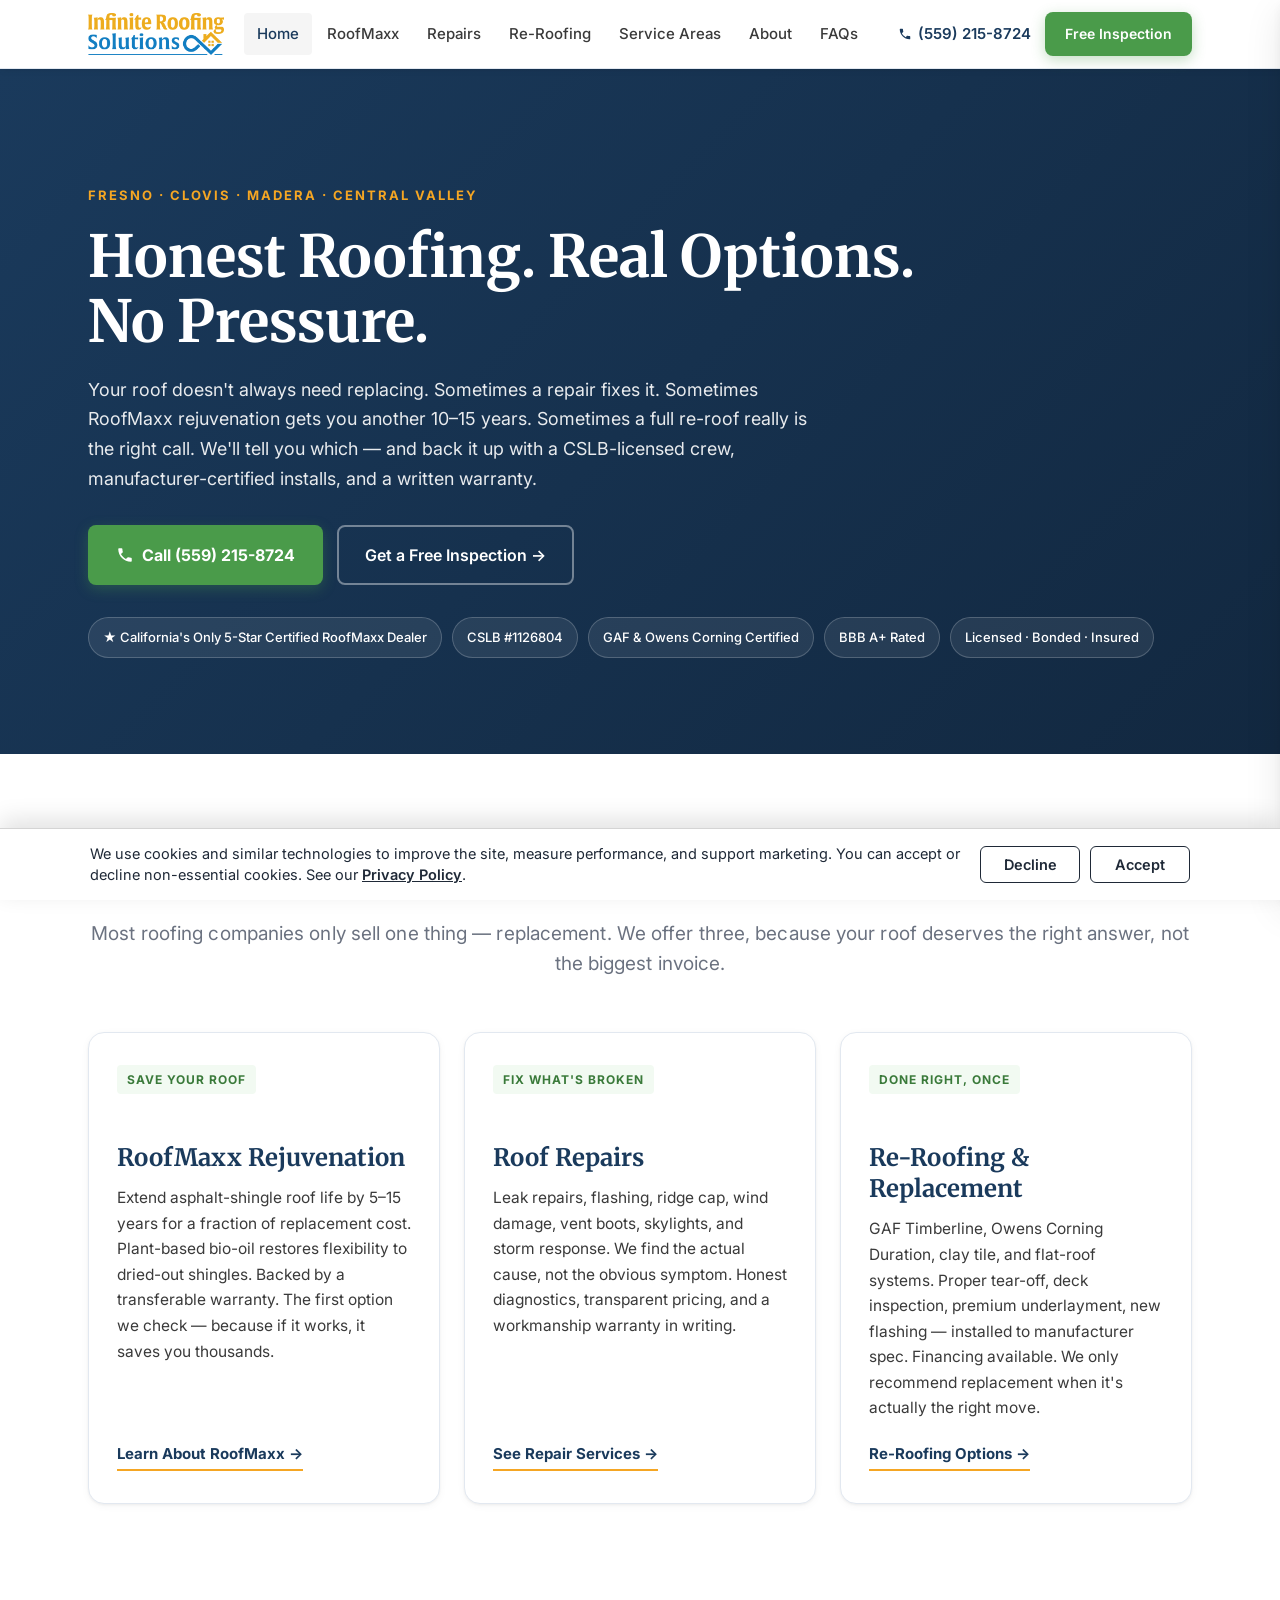
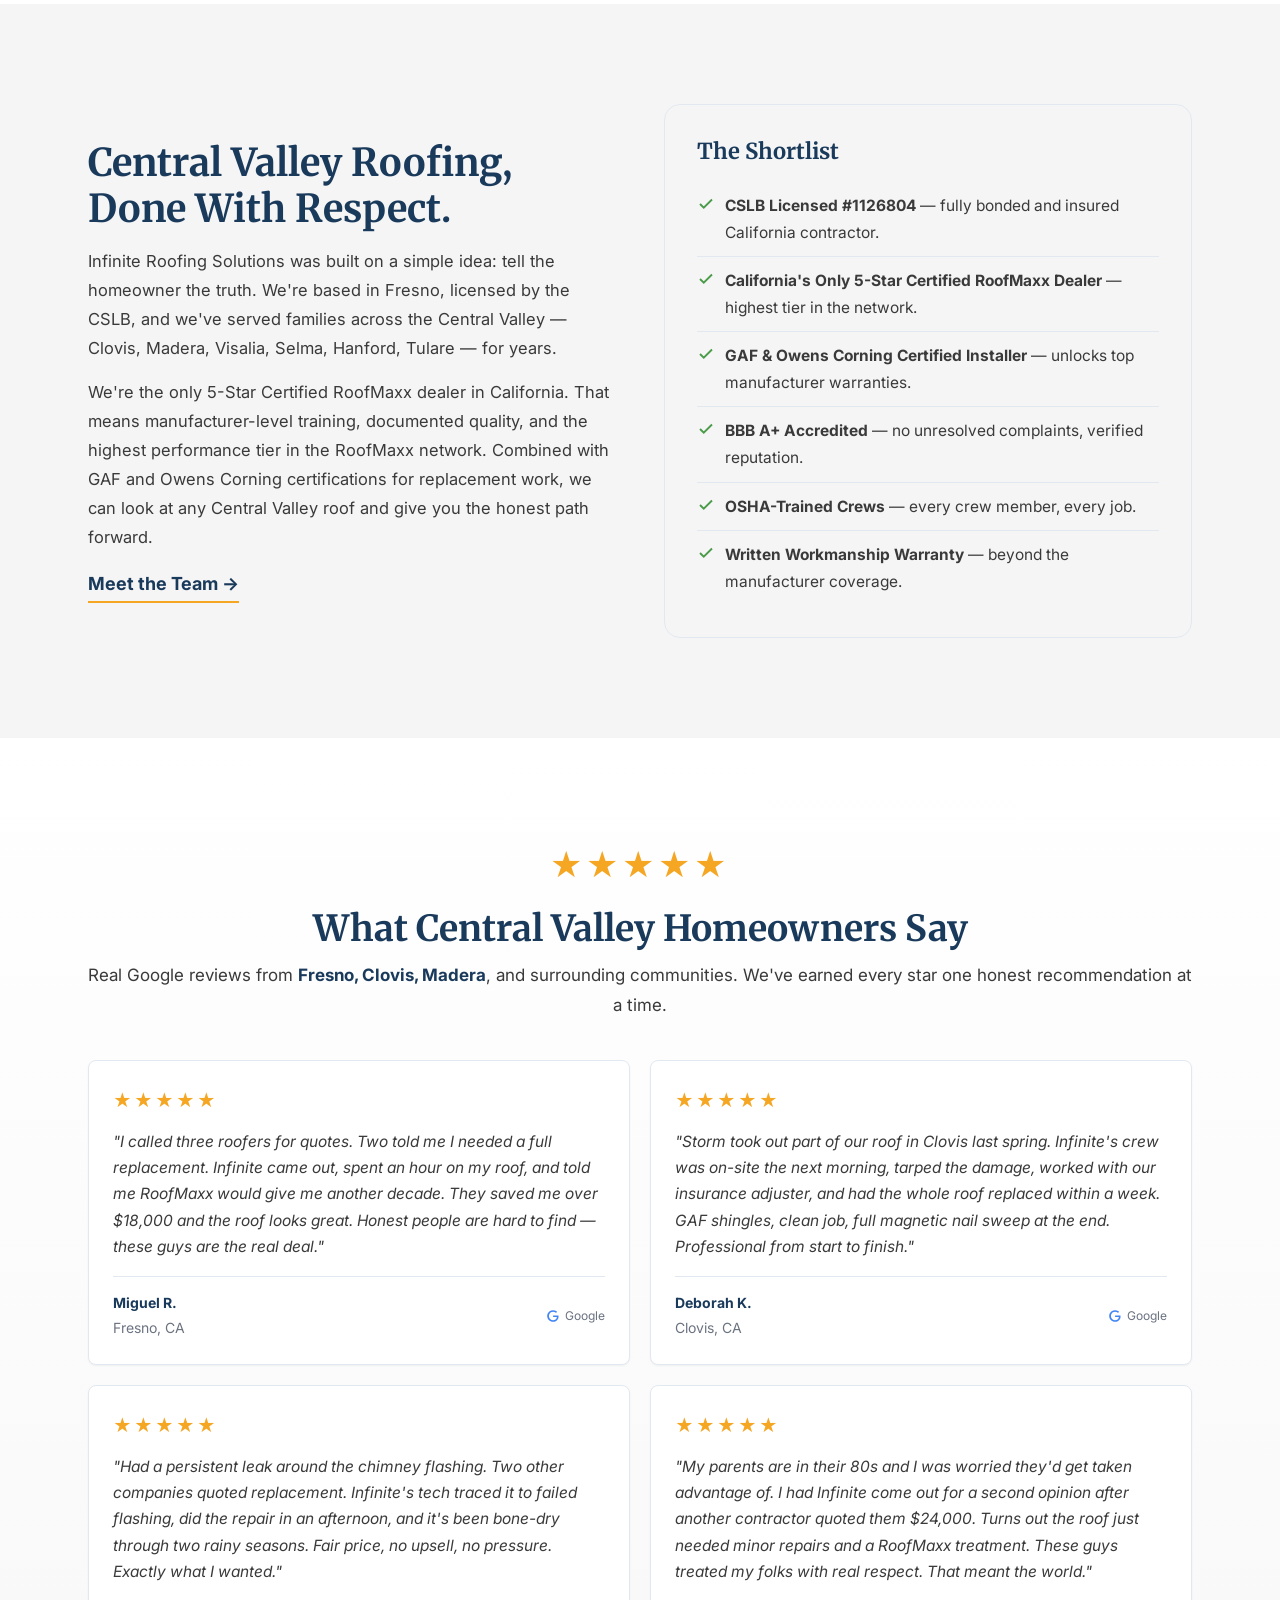
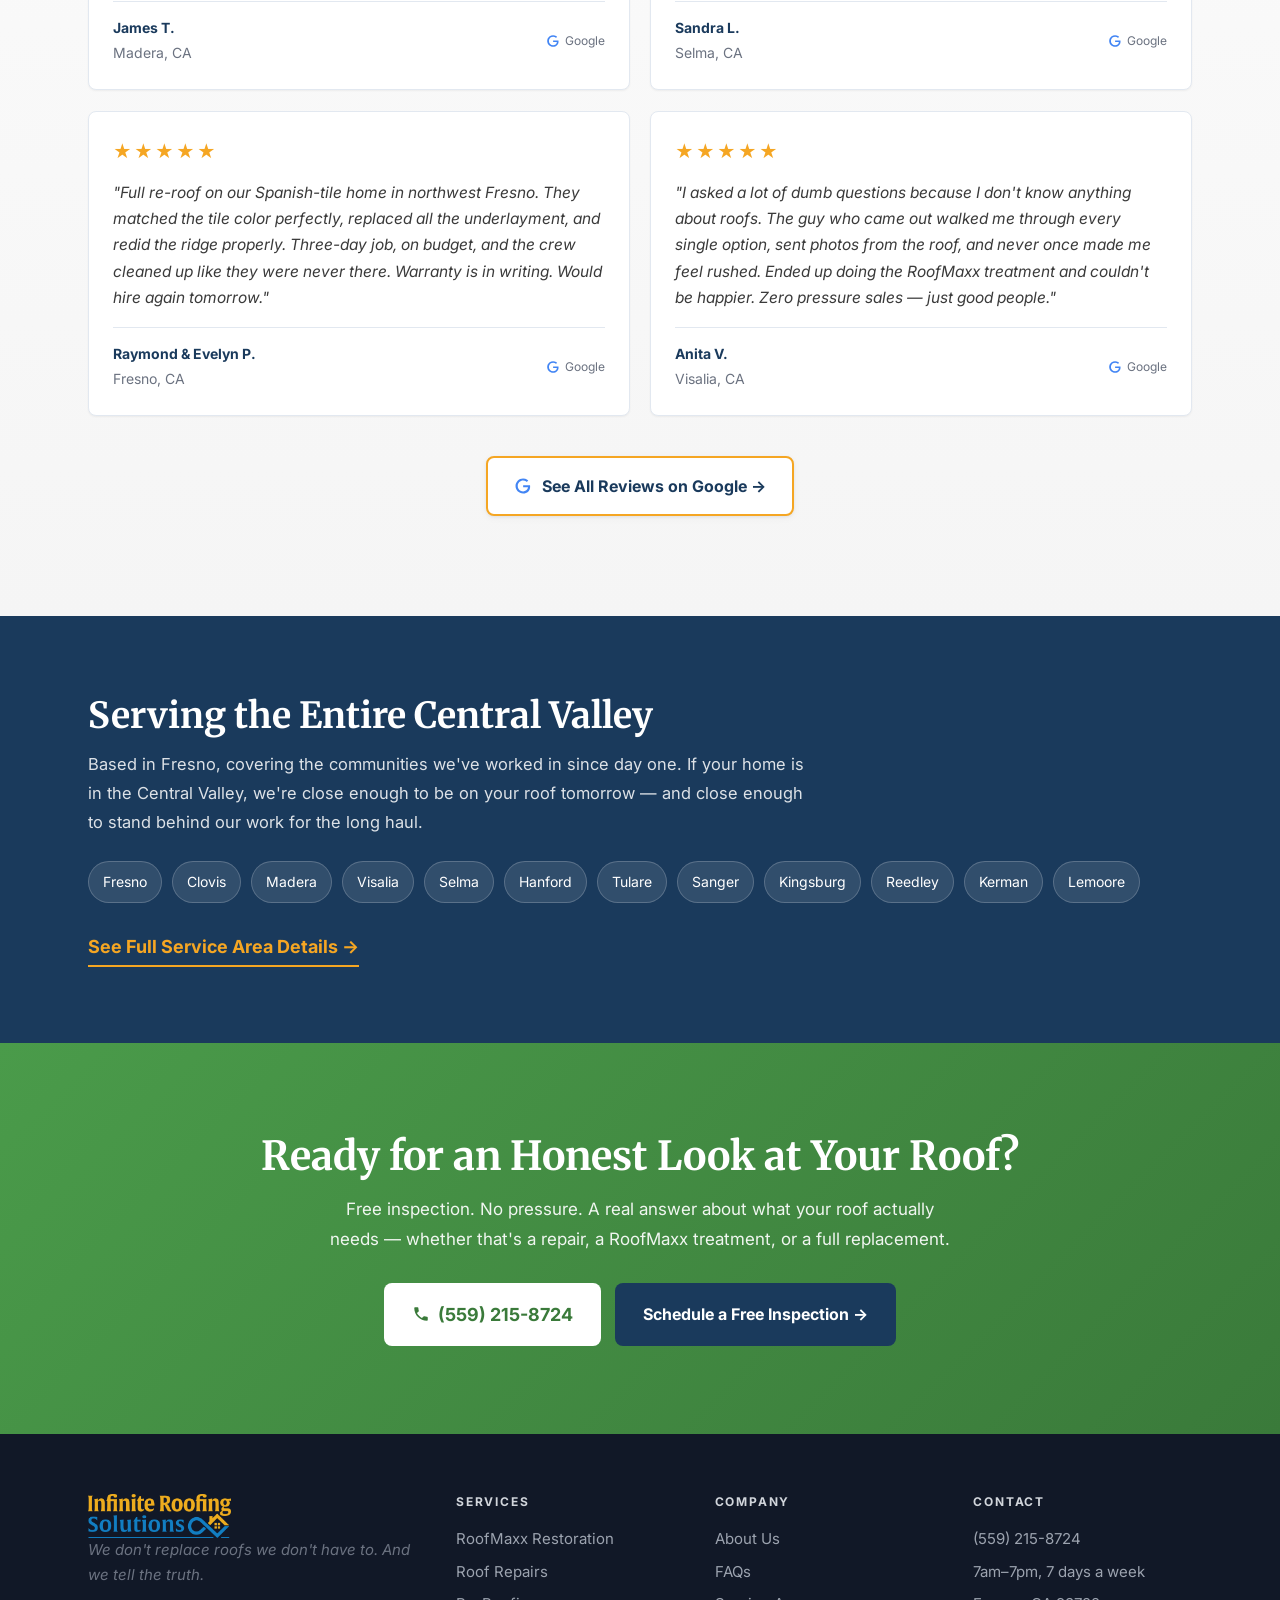
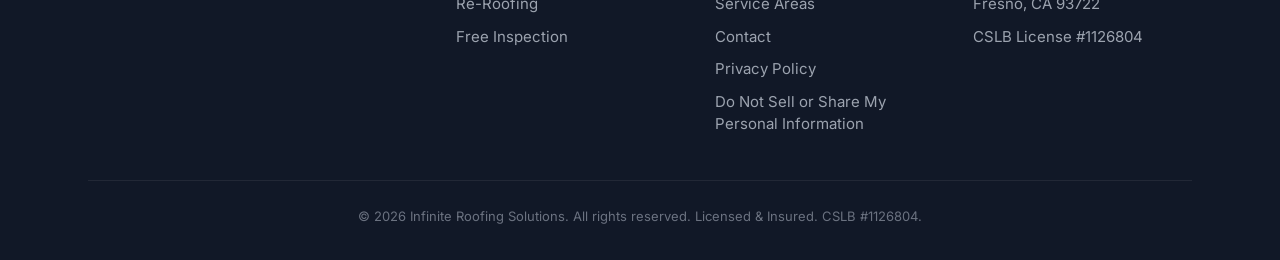
<file: index.html>
<!DOCTYPE html>
<html lang="en">
<head>
  <meta charset="UTF-8">
  <meta name="viewport" content="width=device-width, initial-scale=1.0">
  <title>Infinite Roofing Solutions | Fresno &amp; Central Valley Roofing — Repairs, Rejuvenation, Replacement</title>
  <meta name="description" content="Infinite Roofing Solutions — Central Valley's only 5-Star Certified RoofMaxx dealer. Honest roof repairs, RoofMaxx rejuvenation, and full re-roofing in Fresno, Clovis, Madera, and surrounding areas. CSLB #1126804.">
  <link rel="canonical" href="https://infroofing.com/">
  <link rel="preconnect" href="https://fonts.googleapis.com">
  <link rel="preconnect" href="https://fonts.gstatic.com" crossorigin>
  <link href="https://fonts.googleapis.com/css2?family=Inter:wght@400;500;600;700&family=Merriweather:ital,wght@0,400;0,700;1,400&display=swap" rel="stylesheet">
  <link rel="stylesheet" href="/assets/css/style.css">
  <link rel="stylesheet" href="/assets/css/consent.css">
  <script src="/assets/js/consent.js?v=1"></script>
  <style>
    /* Homepage-specific polish (scoped, small) */
    .home-hero { background: linear-gradient(135deg, var(--navy) 0%, var(--navy-dark) 100%); color: #fff; padding: clamp(64px, 9vw, 120px) 0 clamp(56px, 8vw, 96px); }
    .home-hero .eyebrow { color: var(--gold); font-weight: 700; letter-spacing: 2px; text-transform: uppercase; font-size: 13px; }
    .home-hero h1 { font-family: var(--font-serif); font-size: clamp(34px, 5vw, 58px); line-height: 1.12; margin: 16px 0 20px; max-width: 900px; color: #fff; }
    .home-hero .lead { font-size: clamp(17px, 1.4vw, 20px); line-height: 1.65; color: rgba(255,255,255,0.9); max-width: 720px; margin-bottom: 32px; }
    .home-hero-ctas { display: flex; gap: 14px; flex-wrap: wrap; margin-bottom: 32px; }
    .home-hero-ctas .btn-primary { background: var(--green); color: #fff; padding: 16px 28px; border-radius: var(--radius-md); font-weight: 700; font-size: 16px; box-shadow: var(--shadow-btn); display: inline-flex; align-items: center; gap: 8px; }
    .home-hero-ctas .btn-outline { background: transparent; color: #fff; border: 2px solid rgba(255,255,255,0.4); padding: 14px 26px; border-radius: var(--radius-md); font-weight: 600; font-size: 16px; display: inline-flex; align-items: center; gap: 8px; }
    .home-hero-badges { display: flex; flex-wrap: wrap; gap: 10px; }
    .home-hero-badges span { background: rgba(255,255,255,0.08); border: 1px solid rgba(255,255,255,0.2); color: #fff; padding: 8px 14px; border-radius: 999px; font-size: 13px; font-weight: 500; }

    /* Service cards */
    .services-grid { display: grid; grid-template-columns: repeat(3, 1fr); gap: 24px; margin-top: 40px; }
    .service-card { background: #fff; border: 1px solid var(--border); border-radius: var(--radius-lg); padding: 32px 28px; box-shadow: var(--shadow-sm); transition: transform 0.2s ease, box-shadow 0.2s ease; display: flex; flex-direction: column; }
    .service-card:hover { transform: translateY(-4px); box-shadow: var(--shadow-lg); }
    .service-card .svc-tag { display: inline-block; background: var(--green-light); color: var(--green-dark); font-size: 12px; font-weight: 700; text-transform: uppercase; letter-spacing: 1px; padding: 4px 10px; border-radius: 4px; align-self: flex-start; margin-bottom: 16px; }
    .service-card h3 { font-family: var(--font-serif); font-size: 24px; color: var(--navy); margin-bottom: 12px; }
    .service-card p { color: var(--text-body); font-size: 15.5px; line-height: 1.65; margin-bottom: 20px; flex-grow: 1; }
    .service-card .svc-link { color: var(--navy); font-weight: 700; font-size: 15px; display: inline-flex; align-items: center; gap: 6px; border-bottom: 2px solid var(--gold); padding-bottom: 2px; align-self: flex-start; }

    /* Google reviews */
    .reviews-section { background: linear-gradient(180deg, #fff 0%, var(--bg-light) 100%); }
    .reviews-head { text-align: center; margin-bottom: 40px; }
    .reviews-stars-big { color: var(--gold); font-size: 32px; letter-spacing: 4px; margin-bottom: 12px; }
    .reviews-summary { font-size: 17px; color: var(--text-body); }
    .reviews-summary strong { color: var(--navy); }
    .reviews-grid { display: grid; grid-template-columns: repeat(2, 1fr); gap: 20px; }
    .review-card { background: #fff; border: 1px solid var(--border); border-radius: var(--radius-md); padding: 24px; box-shadow: var(--shadow-xs); }
    .review-stars { color: var(--gold); font-size: 18px; letter-spacing: 2px; margin-bottom: 12px; }
    .review-text { font-size: 15.5px; color: var(--text-body); line-height: 1.7; margin-bottom: 16px; font-style: italic; }
    .review-author { display: flex; justify-content: space-between; align-items: center; padding-top: 14px; border-top: 1px solid var(--border); font-size: 14px; }
    .review-author strong { color: var(--navy); }
    .review-author span { color: var(--text-muted); }
    .review-google-tag { display: inline-flex; align-items: center; gap: 5px; font-size: 12px; color: var(--text-muted); }
    .reviews-cta-wrap { text-align: center; margin-top: 40px; }
    .reviews-cta { display: inline-flex; align-items: center; gap: 10px; background: #fff; border: 2px solid var(--gold); color: var(--navy); padding: 14px 26px; border-radius: var(--radius-md); font-weight: 700; font-size: 16px; box-shadow: var(--shadow-sm); }
    .reviews-cta:hover { background: var(--gold); color: #fff; }

    /* About strip */
    .about-strip { display: grid; grid-template-columns: 1fr 1fr; gap: 48px; align-items: center; }
    .about-strip h2 { font-family: var(--font-serif); font-size: clamp(28px, 3vw, 40px); color: var(--navy); line-height: 1.2; margin-bottom: 16px; }
    .about-strip p { font-size: 16.5px; line-height: 1.75; color: var(--text-body); margin-bottom: 16px; }
    .about-facts { background: var(--bg-light); border: 1px solid var(--border); border-radius: var(--radius-lg); padding: 32px; }
    .about-facts h3 { font-family: var(--font-serif); color: var(--navy); font-size: 22px; margin-bottom: 16px; }
    .about-facts ul { list-style: none; padding: 0; margin: 0; }
    .about-facts li { padding: 10px 0; border-bottom: 1px solid var(--border); display: flex; align-items: flex-start; gap: 10px; font-size: 15.5px; }
    .about-facts li:last-child { border-bottom: none; }
    .about-facts li svg { flex-shrink: 0; color: var(--green); margin-top: 3px; }
    .about-link { display: inline-flex; align-items: center; gap: 6px; color: var(--navy); font-weight: 700; border-bottom: 2px solid var(--gold); padding-bottom: 2px; }

    /* Service areas teaser */
    .areas-band { background: var(--navy); color: #fff; padding: clamp(48px, 6vw, 80px) 0; }
    .areas-band h2 { font-family: var(--font-serif); font-size: clamp(26px, 3vw, 36px); color: #fff; margin-bottom: 12px; }
    .areas-band p { color: rgba(255,255,255,0.85); font-size: 16.5px; max-width: 720px; margin-bottom: 24px; }
    .areas-chips { display: flex; flex-wrap: wrap; gap: 10px; margin-bottom: 28px; }
    .areas-chips span { background: rgba(255,255,255,0.1); border: 1px solid rgba(255,255,255,0.2); padding: 8px 14px; border-radius: 999px; font-size: 14px; }
    .areas-band .areas-link { display: inline-flex; align-items: center; gap: 6px; color: var(--gold); font-weight: 700; border-bottom: 2px solid var(--gold); padding-bottom: 2px; }

    /* Final CTA band */
    .home-final-cta { background: linear-gradient(135deg, var(--green) 0%, var(--green-dark) 100%); color: #fff; text-align: center; padding: clamp(56px, 7vw, 88px) 0; }
    .home-final-cta h2 { font-family: var(--font-serif); font-size: clamp(28px, 3.2vw, 40px); color: #fff; margin-bottom: 14px; }
    .home-final-cta p { color: rgba(255,255,255,0.92); font-size: 17px; max-width: 620px; margin: 0 auto 28px; }
    .home-final-ctas { display: flex; gap: 14px; flex-wrap: wrap; justify-content: center; }
    .home-final-ctas .fc-phone { background: #fff; color: var(--green-dark); padding: 16px 28px; border-radius: var(--radius-md); font-weight: 700; font-size: 18px; display: inline-flex; align-items: center; gap: 8px; }
    .home-final-ctas .fc-form { background: var(--navy); color: #fff; padding: 16px 28px; border-radius: var(--radius-md); font-weight: 700; font-size: 16px; display: inline-flex; align-items: center; gap: 8px; }

    @media (max-width: 900px) {
      .services-grid { grid-template-columns: 1fr; }
      .reviews-grid { grid-template-columns: 1fr; }
      .about-strip { grid-template-columns: 1fr; gap: 28px; }
    }
  </style>
</head>
<body>

  <div class="mobile-sticky">
    <a href="tel:5592158724" class="mobile-call">
      <svg width="17" height="17" viewBox="0 0 24 24" fill="currentColor"><path d="M6.62 10.79c1.44 2.83 3.76 5.14 6.59 6.59l2.2-2.2c.27-.27.67-.36 1.02-.24 1.12.37 2.33.57 3.57.57.55 0 1 .45 1 1V20c0 .55-.45 1-1 1-9.39 0-17-7.61-17-17 0-.55.45-1 1-1h3.5c.55 0 1 .45 1 1 0 1.25.2 2.45.57 3.57.11.35.03.74-.25 1.02l-2.2 2.2z"/></svg>
      Call Now
    </a>
    <a href="/free-inspection/" class="mobile-form">Free Inspection</a>
  </div>

  <header class="site-nav">
    <div class="container site-nav-inner">
      <a href="/" class="site-nav-logo"><img src="/assets/images/INF%20Roofing%20Logo.png" alt="Infinite Roofing Solutions"></a>
      <nav class="site-nav-links" aria-label="Main navigation">
        <a href="/" class="active">Home</a>
        <a href="/roofmaxx/">RoofMaxx</a>
        <a href="/roof-repairs/">Repairs</a>
        <a href="/re-roofing/">Re-Roofing</a>
        <a href="/service-areas/">Service Areas</a>
        <a href="/about/">About</a>
        <a href="/faqs/">FAQs</a>
      </nav>
      <div class="site-nav-right">
        <a href="tel:5592158724" class="site-nav-phone">
          <svg width="14" height="14" viewBox="0 0 24 24" fill="currentColor"><path d="M6.62 10.79c1.44 2.83 3.76 5.14 6.59 6.59l2.2-2.2c.27-.27.67-.36 1.02-.24 1.12.37 2.33.57 3.57.57.55 0 1 .45 1 1V20c0 .55-.45 1-1 1-9.39 0-17-7.61-17-17 0-.55.45-1 1-1h3.5c.55 0 1 .45 1 1 0 1.25.2 2.45.57 3.57.11.35.03.74-.25 1.02l-2.2 2.2z"/></svg>
          (559) 215-8724
        </a>
        <a href="/free-inspection/" class="site-nav-cta">Free Inspection</a>
      </div>
      <button class="site-nav-toggle" aria-label="Open menu" onclick="document.getElementById('siteMobileNav').classList.toggle('open');document.getElementById('siteNavOverlay').classList.toggle('open')">
        <svg width="22" height="22" viewBox="0 0 24 24" fill="none" stroke="currentColor" stroke-width="2.2"><line x1="3" x2="21" y1="6" y2="6"/><line x1="3" x2="21" y1="12" y2="12"/><line x1="3" x2="21" y1="18" y2="18"/></svg>
      </button>
    </div>
  </header>
  <div class="site-nav-overlay" id="siteNavOverlay" onclick="this.classList.remove('open');document.getElementById('siteMobileNav').classList.remove('open')"></div>
  <nav class="site-mobile-nav" id="siteMobileNav">
    <a href="/">Home</a>
    <a href="/roofmaxx/">RoofMaxx</a>
    <a href="/roof-repairs/">Repairs</a>
    <a href="/re-roofing/">Re-Roofing</a>
    <a href="/service-areas/">Service Areas</a>
    <a href="/about/">About</a>
    <a href="/faqs/">FAQs</a>
    <a href="/contact/">Contact</a>
    <a href="tel:5592158724" class="mobile-phone-link">(559) 215-8724 — Call Now</a>
    <a href="/free-inspection/" class="mobile-cta-link">Get Free Inspection</a>
  </nav>

  <!-- HERO -->
  <section class="home-hero">
    <div class="container">
      <span class="eyebrow">Fresno &middot; Clovis &middot; Madera &middot; Central Valley</span>
      <h1>Honest Roofing. Real Options. No Pressure.</h1>
      <p class="lead">Your roof doesn't always need replacing. Sometimes a repair fixes it. Sometimes RoofMaxx rejuvenation gets you another 10–15 years. Sometimes a full re-roof really is the right call. We'll tell you which — and back it up with a CSLB-licensed crew, manufacturer-certified installs, and a written warranty.</p>
      <div class="home-hero-ctas">
        <a href="tel:5592158724" class="btn-primary">
          <svg width="18" height="18" viewBox="0 0 24 24" fill="currentColor"><path d="M6.62 10.79c1.44 2.83 3.76 5.14 6.59 6.59l2.2-2.2c.27-.27.67-.36 1.02-.24 1.12.37 2.33.57 3.57.57.55 0 1 .45 1 1V20c0 .55-.45 1-1 1-9.39 0-17-7.61-17-17 0-.55.45-1 1-1h3.5c.55 0 1 .45 1 1 0 1.25.2 2.45.57 3.57.11.35.03.74-.25 1.02l-2.2 2.2z"/></svg>
          Call (559) 215-8724
        </a>
        <a href="/free-inspection/" class="btn-outline">Get a Free Inspection &rarr;</a>
      </div>
      <div class="home-hero-badges">
        <span>&#9733; California's Only 5-Star Certified RoofMaxx Dealer</span>
        <span>CSLB #1126804</span>
        <span>GAF &amp; Owens Corning Certified</span>
        <span>BBB A+ Rated</span>
        <span>Licensed &middot; Bonded &middot; Insured</span>
      </div>
    </div>
  </section>

  <!-- SERVICES OVERVIEW -->
  <section class="section">
    <div class="container">
      <h2 class="section-heading text-center reveal">Three Services. One Honest Recommendation.</h2>
      <p class="section-sub text-center reveal">Most roofing companies only sell one thing — replacement. We offer three, because your roof deserves the right answer, not the biggest invoice.</p>
      <div class="services-grid">
        <div class="service-card reveal delay-1">
          <span class="svc-tag">Save Your Roof</span>
          <h3>RoofMaxx Rejuvenation</h3>
          <p>Extend asphalt-shingle roof life by 5–15 years for a fraction of replacement cost. Plant-based bio-oil restores flexibility to dried-out shingles. Backed by a transferable warranty. The first option we check — because if it works, it saves you thousands.</p>
          <a href="/roofmaxx/" class="svc-link">Learn About RoofMaxx &rarr;</a>
        </div>
        <div class="service-card reveal delay-2">
          <span class="svc-tag">Fix What's Broken</span>
          <h3>Roof Repairs</h3>
          <p>Leak repairs, flashing, ridge cap, wind damage, vent boots, skylights, and storm response. We find the actual cause, not the obvious symptom. Honest diagnostics, transparent pricing, and a workmanship warranty in writing.</p>
          <a href="/roof-repairs/" class="svc-link">See Repair Services &rarr;</a>
        </div>
        <div class="service-card reveal delay-3">
          <span class="svc-tag">Done Right, Once</span>
          <h3>Re-Roofing &amp; Replacement</h3>
          <p>GAF Timberline, Owens Corning Duration, clay tile, and flat-roof systems. Proper tear-off, deck inspection, premium underlayment, new flashing — installed to manufacturer spec. Financing available. We only recommend replacement when it's actually the right move.</p>
          <a href="/re-roofing/" class="svc-link">Re-Roofing Options &rarr;</a>
        </div>
      </div>
    </div>
  </section>

  <!-- ABOUT STRIP -->
  <section class="section section-alt">
    <div class="container">
      <div class="about-strip reveal">
        <div>
          <h2>Central Valley Roofing, Done With Respect.</h2>
          <p>Infinite Roofing Solutions was built on a simple idea: tell the homeowner the truth. We're based in Fresno, licensed by the CSLB, and we've served families across the Central Valley — Clovis, Madera, Visalia, Selma, Hanford, Tulare — for years.</p>
          <p>We're the only 5-Star Certified RoofMaxx dealer in California. That means manufacturer-level training, documented quality, and the highest performance tier in the RoofMaxx network. Combined with GAF and Owens Corning certifications for replacement work, we can look at any Central Valley roof and give you the honest path forward.</p>
          <a href="/about/" class="about-link">Meet the Team &rarr;</a>
        </div>
        <div class="about-facts">
          <h3>The Shortlist</h3>
          <ul>
            <li><svg width="18" height="18" viewBox="0 0 24 24" fill="none" stroke="currentColor" stroke-width="2.5"><polyline points="20 6 9 17 4 12"/></svg><span><strong>CSLB Licensed #1126804</strong> — fully bonded and insured California contractor.</span></li>
            <li><svg width="18" height="18" viewBox="0 0 24 24" fill="none" stroke="currentColor" stroke-width="2.5"><polyline points="20 6 9 17 4 12"/></svg><span><strong>California's Only 5-Star Certified RoofMaxx Dealer</strong> — highest tier in the network.</span></li>
            <li><svg width="18" height="18" viewBox="0 0 24 24" fill="none" stroke="currentColor" stroke-width="2.5"><polyline points="20 6 9 17 4 12"/></svg><span><strong>GAF &amp; Owens Corning Certified Installer</strong> — unlocks top manufacturer warranties.</span></li>
            <li><svg width="18" height="18" viewBox="0 0 24 24" fill="none" stroke="currentColor" stroke-width="2.5"><polyline points="20 6 9 17 4 12"/></svg><span><strong>BBB A+ Accredited</strong> — no unresolved complaints, verified reputation.</span></li>
            <li><svg width="18" height="18" viewBox="0 0 24 24" fill="none" stroke="currentColor" stroke-width="2.5"><polyline points="20 6 9 17 4 12"/></svg><span><strong>OSHA-Trained Crews</strong> — every crew member, every job.</span></li>
            <li><svg width="18" height="18" viewBox="0 0 24 24" fill="none" stroke="currentColor" stroke-width="2.5"><polyline points="20 6 9 17 4 12"/></svg><span><strong>Written Workmanship Warranty</strong> — beyond the manufacturer coverage.</span></li>
          </ul>
        </div>
      </div>
    </div>
  </section>

  <!-- GOOGLE REVIEWS -->
  <section class="section reviews-section">
    <div class="container">
      <div class="reviews-head reveal">
        <div class="reviews-stars-big">&#9733;&#9733;&#9733;&#9733;&#9733;</div>
        <h2 class="section-heading" style="margin-bottom:10px;">What Central Valley Homeowners Say</h2>
        <p class="reviews-summary">Real Google reviews from <strong>Fresno, Clovis, Madera</strong>, and surrounding communities. We've earned every star one honest recommendation at a time.</p>
      </div>
      <div class="reviews-grid">
        <div class="review-card reveal delay-1">
          <div class="review-stars">&#9733;&#9733;&#9733;&#9733;&#9733;</div>
          <p class="review-text">"I called three roofers for quotes. Two told me I needed a full replacement. Infinite came out, spent an hour on my roof, and told me RoofMaxx would give me another decade. They saved me over $18,000 and the roof looks great. Honest people are hard to find — these guys are the real deal."</p>
          <div class="review-author">
            <div><strong>Miguel R.</strong><br><span>Fresno, CA</span></div>
            <div class="review-google-tag"><svg width="14" height="14" viewBox="0 0 24 24" fill="#4285F4"><path d="M21.35 11.1h-9.17v2.73h6.51c-.33 3.81-3.5 5.44-6.5 5.44C8.36 19.27 5 16.25 5 12c0-4.1 3.2-7.27 7.2-7.27 3.09 0 4.9 1.97 4.9 1.97L19 4.72S16.56 2 12.1 2C6.42 2 2.03 6.8 2.03 12c0 5.05 4.13 10 10.22 10 5.35 0 9.25-3.67 9.25-9.09 0-1.15-.15-1.81-.15-1.81z"/></svg>Google</div>
          </div>
        </div>
        <div class="review-card reveal delay-2">
          <div class="review-stars">&#9733;&#9733;&#9733;&#9733;&#9733;</div>
          <p class="review-text">"Storm took out part of our roof in Clovis last spring. Infinite's crew was on-site the next morning, tarped the damage, worked with our insurance adjuster, and had the whole roof replaced within a week. GAF shingles, clean job, full magnetic nail sweep at the end. Professional from start to finish."</p>
          <div class="review-author">
            <div><strong>Deborah K.</strong><br><span>Clovis, CA</span></div>
            <div class="review-google-tag"><svg width="14" height="14" viewBox="0 0 24 24" fill="#4285F4"><path d="M21.35 11.1h-9.17v2.73h6.51c-.33 3.81-3.5 5.44-6.5 5.44C8.36 19.27 5 16.25 5 12c0-4.1 3.2-7.27 7.2-7.27 3.09 0 4.9 1.97 4.9 1.97L19 4.72S16.56 2 12.1 2C6.42 2 2.03 6.8 2.03 12c0 5.05 4.13 10 10.22 10 5.35 0 9.25-3.67 9.25-9.09 0-1.15-.15-1.81-.15-1.81z"/></svg>Google</div>
          </div>
        </div>
        <div class="review-card reveal delay-3">
          <div class="review-stars">&#9733;&#9733;&#9733;&#9733;&#9733;</div>
          <p class="review-text">"Had a persistent leak around the chimney flashing. Two other companies quoted replacement. Infinite's tech traced it to failed flashing, did the repair in an afternoon, and it's been bone-dry through two rainy seasons. Fair price, no upsell, no pressure. Exactly what I wanted."</p>
          <div class="review-author">
            <div><strong>James T.</strong><br><span>Madera, CA</span></div>
            <div class="review-google-tag"><svg width="14" height="14" viewBox="0 0 24 24" fill="#4285F4"><path d="M21.35 11.1h-9.17v2.73h6.51c-.33 3.81-3.5 5.44-6.5 5.44C8.36 19.27 5 16.25 5 12c0-4.1 3.2-7.27 7.2-7.27 3.09 0 4.9 1.97 4.9 1.97L19 4.72S16.56 2 12.1 2C6.42 2 2.03 6.8 2.03 12c0 5.05 4.13 10 10.22 10 5.35 0 9.25-3.67 9.25-9.09 0-1.15-.15-1.81-.15-1.81z"/></svg>Google</div>
          </div>
        </div>
        <div class="review-card reveal delay-1">
          <div class="review-stars">&#9733;&#9733;&#9733;&#9733;&#9733;</div>
          <p class="review-text">"My parents are in their 80s and I was worried they'd get taken advantage of. I had Infinite come out for a second opinion after another contractor quoted them $24,000. Turns out the roof just needed minor repairs and a RoofMaxx treatment. These guys treated my folks with real respect. That meant the world."</p>
          <div class="review-author">
            <div><strong>Sandra L.</strong><br><span>Selma, CA</span></div>
            <div class="review-google-tag"><svg width="14" height="14" viewBox="0 0 24 24" fill="#4285F4"><path d="M21.35 11.1h-9.17v2.73h6.51c-.33 3.81-3.5 5.44-6.5 5.44C8.36 19.27 5 16.25 5 12c0-4.1 3.2-7.27 7.2-7.27 3.09 0 4.9 1.97 4.9 1.97L19 4.72S16.56 2 12.1 2C6.42 2 2.03 6.8 2.03 12c0 5.05 4.13 10 10.22 10 5.35 0 9.25-3.67 9.25-9.09 0-1.15-.15-1.81-.15-1.81z"/></svg>Google</div>
          </div>
        </div>
        <div class="review-card reveal delay-2">
          <div class="review-stars">&#9733;&#9733;&#9733;&#9733;&#9733;</div>
          <p class="review-text">"Full re-roof on our Spanish-tile home in northwest Fresno. They matched the tile color perfectly, replaced all the underlayment, and redid the ridge properly. Three-day job, on budget, and the crew cleaned up like they were never there. Warranty is in writing. Would hire again tomorrow."</p>
          <div class="review-author">
            <div><strong>Raymond &amp; Evelyn P.</strong><br><span>Fresno, CA</span></div>
            <div class="review-google-tag"><svg width="14" height="14" viewBox="0 0 24 24" fill="#4285F4"><path d="M21.35 11.1h-9.17v2.73h6.51c-.33 3.81-3.5 5.44-6.5 5.44C8.36 19.27 5 16.25 5 12c0-4.1 3.2-7.27 7.2-7.27 3.09 0 4.9 1.97 4.9 1.97L19 4.72S16.56 2 12.1 2C6.42 2 2.03 6.8 2.03 12c0 5.05 4.13 10 10.22 10 5.35 0 9.25-3.67 9.25-9.09 0-1.15-.15-1.81-.15-1.81z"/></svg>Google</div>
          </div>
        </div>
        <div class="review-card reveal delay-3">
          <div class="review-stars">&#9733;&#9733;&#9733;&#9733;&#9733;</div>
          <p class="review-text">"I asked a lot of dumb questions because I don't know anything about roofs. The guy who came out walked me through every single option, sent photos from the roof, and never once made me feel rushed. Ended up doing the RoofMaxx treatment and couldn't be happier. Zero pressure sales — just good people."</p>
          <div class="review-author">
            <div><strong>Anita V.</strong><br><span>Visalia, CA</span></div>
            <div class="review-google-tag"><svg width="14" height="14" viewBox="0 0 24 24" fill="#4285F4"><path d="M21.35 11.1h-9.17v2.73h6.51c-.33 3.81-3.5 5.44-6.5 5.44C8.36 19.27 5 16.25 5 12c0-4.1 3.2-7.27 7.2-7.27 3.09 0 4.9 1.97 4.9 1.97L19 4.72S16.56 2 12.1 2C6.42 2 2.03 6.8 2.03 12c0 5.05 4.13 10 10.22 10 5.35 0 9.25-3.67 9.25-9.09 0-1.15-.15-1.81-.15-1.81z"/></svg>Google</div>
          </div>
        </div>
      </div>
      <div class="reviews-cta-wrap">
        <a href="https://share.google/nvHHBv3VHwcXVKrau" target="_blank" rel="noopener" class="reviews-cta">
          <svg width="18" height="18" viewBox="0 0 24 24" fill="#4285F4"><path d="M21.35 11.1h-9.17v2.73h6.51c-.33 3.81-3.5 5.44-6.5 5.44C8.36 19.27 5 16.25 5 12c0-4.1 3.2-7.27 7.2-7.27 3.09 0 4.9 1.97 4.9 1.97L19 4.72S16.56 2 12.1 2C6.42 2 2.03 6.8 2.03 12c0 5.05 4.13 10 10.22 10 5.35 0 9.25-3.67 9.25-9.09 0-1.15-.15-1.81-.15-1.81z"/></svg>
          See All Reviews on Google &rarr;
        </a>
      </div>
    </div>
  </section>

  <!-- SERVICE AREAS -->
  <section class="areas-band">
    <div class="container reveal">
      <h2>Serving the Entire Central Valley</h2>
      <p>Based in Fresno, covering the communities we've worked in since day one. If your home is in the Central Valley, we're close enough to be on your roof tomorrow — and close enough to stand behind our work for the long haul.</p>
      <div class="areas-chips">
        <span>Fresno</span>
        <span>Clovis</span>
        <span>Madera</span>
        <span>Visalia</span>
        <span>Selma</span>
        <span>Hanford</span>
        <span>Tulare</span>
        <span>Sanger</span>
        <span>Kingsburg</span>
        <span>Reedley</span>
        <span>Kerman</span>
        <span>Lemoore</span>
      </div>
      <a href="/service-areas/" class="areas-link">See Full Service Area Details &rarr;</a>
    </div>
  </section>

  <!-- FINAL CTA -->
  <section class="home-final-cta">
    <div class="container">
      <h2>Ready for an Honest Look at Your Roof?</h2>
      <p>Free inspection. No pressure. A real answer about what your roof actually needs — whether that's a repair, a RoofMaxx treatment, or a full replacement.</p>
      <div class="home-final-ctas">
        <a href="tel:5592158724" class="fc-phone">
          <svg width="18" height="18" viewBox="0 0 24 24" fill="currentColor"><path d="M6.62 10.79c1.44 2.83 3.76 5.14 6.59 6.59l2.2-2.2c.27-.27.67-.36 1.02-.24 1.12.37 2.33.57 3.57.57.55 0 1 .45 1 1V20c0 .55-.45 1-1 1-9.39 0-17-7.61-17-17 0-.55.45-1 1-1h3.5c.55 0 1 .45 1 1 0 1.25.2 2.45.57 3.57.11.35.03.74-.25 1.02l-2.2 2.2z"/></svg>
          (559) 215-8724
        </a>
        <a href="/free-inspection/" class="fc-form">Schedule a Free Inspection &rarr;</a>
      </div>
    </div>
  </section>

  <footer class="site-footer">
    <div class="container">
      <div class="foot-grid">
        <div class="foot-col foot-brand"><img src="/assets/images/INF%20Roofing%20Logo.png" alt="Infinite Roofing Solutions" class="foot-logo-main"><p class="foot-tagline">We don't replace roofs we don't have to. And we tell the truth.</p></div>
        <div class="foot-col"><h4>Services</h4><ul><li><a href="/roofmaxx/">RoofMaxx Restoration</a></li><li><a href="/roof-repairs/">Roof Repairs</a></li><li><a href="/re-roofing/">Re-Roofing</a></li><li><a href="/free-inspection/">Free Inspection</a></li></ul></div>
        <div class="foot-col"><h4>Company</h4><ul><li><a href="/about/">About Us</a></li><li><a href="/faqs/">FAQs</a></li><li><a href="/service-areas/">Service Areas</a></li><li><a href="/contact/">Contact</a></li><li><a href="/privacy-policy/">Privacy Policy</a></li><li><a href="/do-not-sell/">Do Not Sell or Share My Personal Information</a></li></ul></div>
        <div class="foot-col"><h4>Contact</h4><ul><li><a href="tel:5592158724">(559) 215-8724</a></li><li>7am–7pm, 7 days a week</li><li>Fresno, CA 93722</li><li>CSLB License #1126804</li></ul></div>
      </div>
      <div class="foot-bottom"><p>&copy; 2026 Infinite Roofing Solutions. All rights reserved. Licensed &amp; Insured. CSLB #1126804.</p></div>
    </div>
  </footer>

  <script>
    const obs = new IntersectionObserver(entries => {
      entries.forEach(e => { if(e.isIntersecting){ e.target.classList.add('is-visible'); obs.unobserve(e.target); }});
    }, {threshold:0.08, rootMargin:'0px 0px -32px 0px'});
    document.querySelectorAll('.reveal').forEach(el => obs.observe(el));
  </script>
  <script>
    window.PAGE_CONFIG = { source:'homepage', phoneRaw:'5592158724', phoneDisplay:'(559) 215-8724', webhookUrl:'https://hooks.zapier.com/hooks/catch/12412478/u7ya0f6/' };
  </script>
  <script src="/assets/js/site.js?v=4"></script>
</body>
</html>
</file>
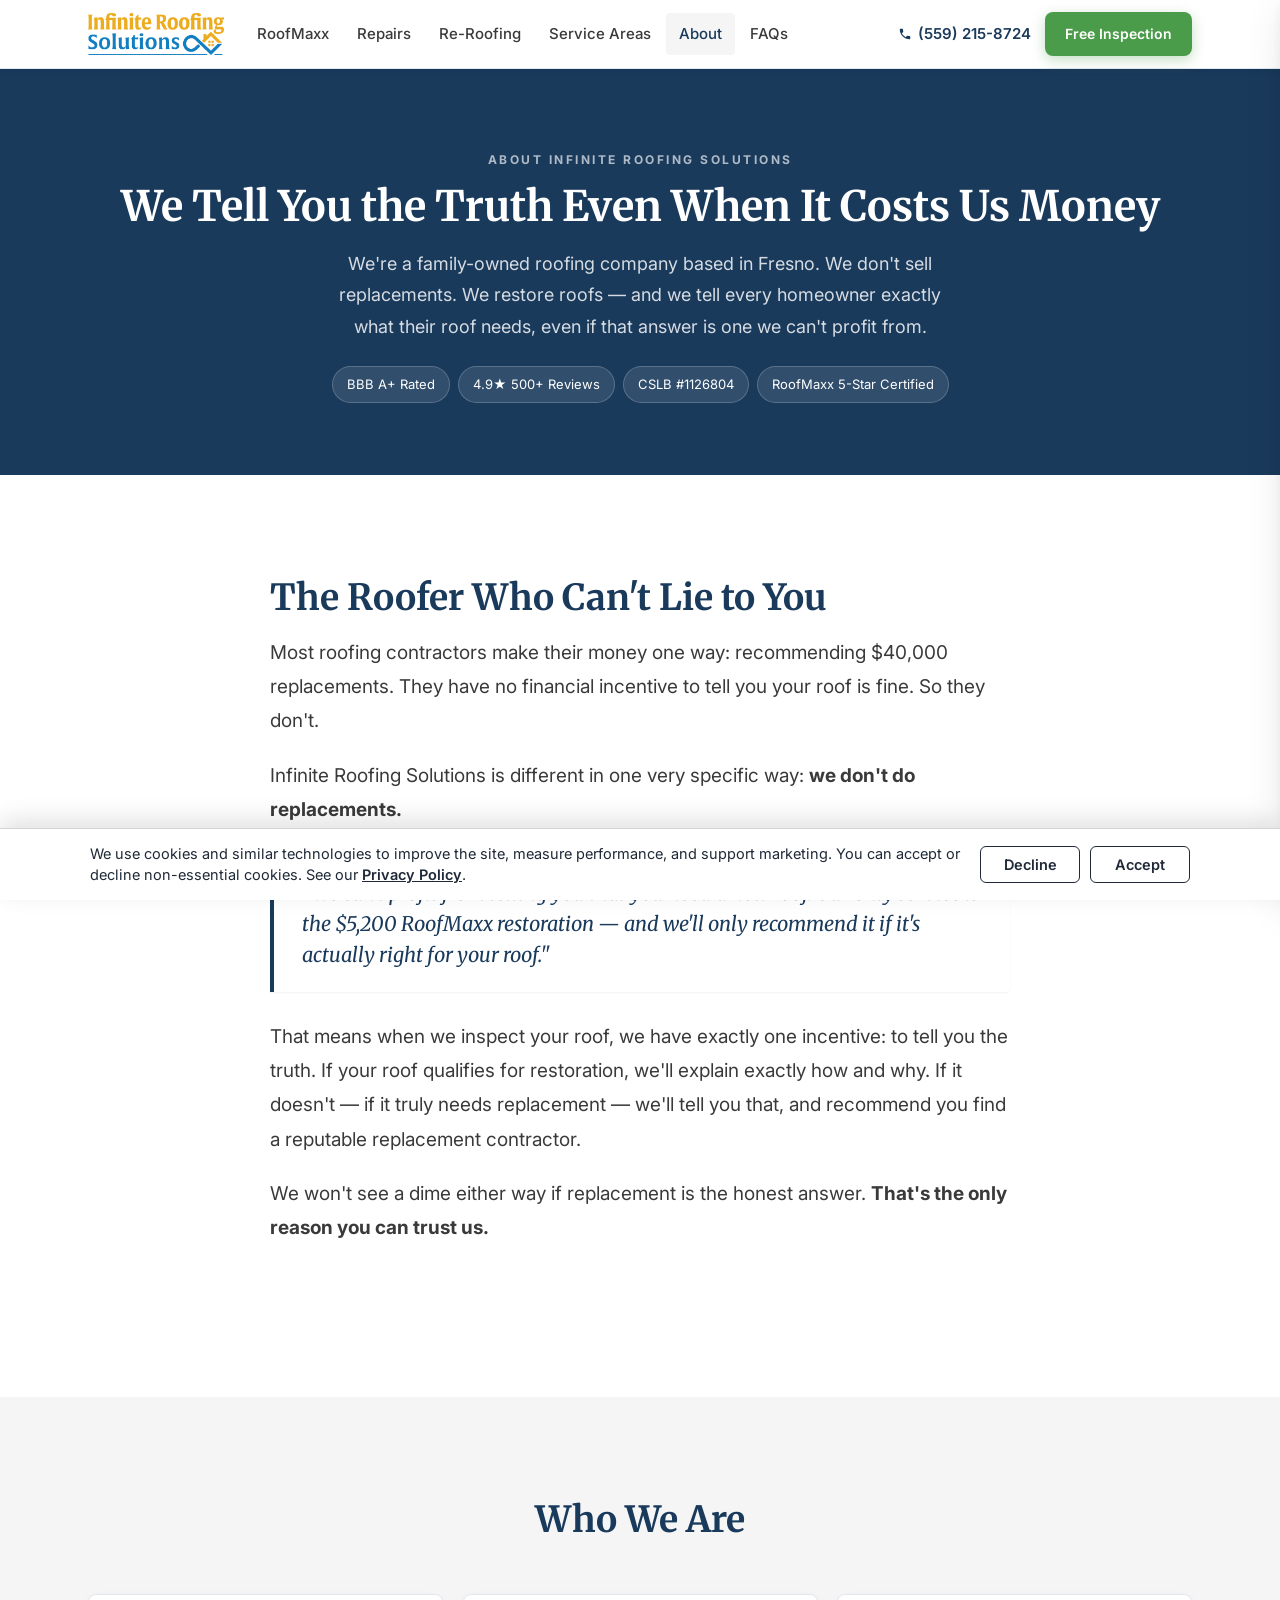
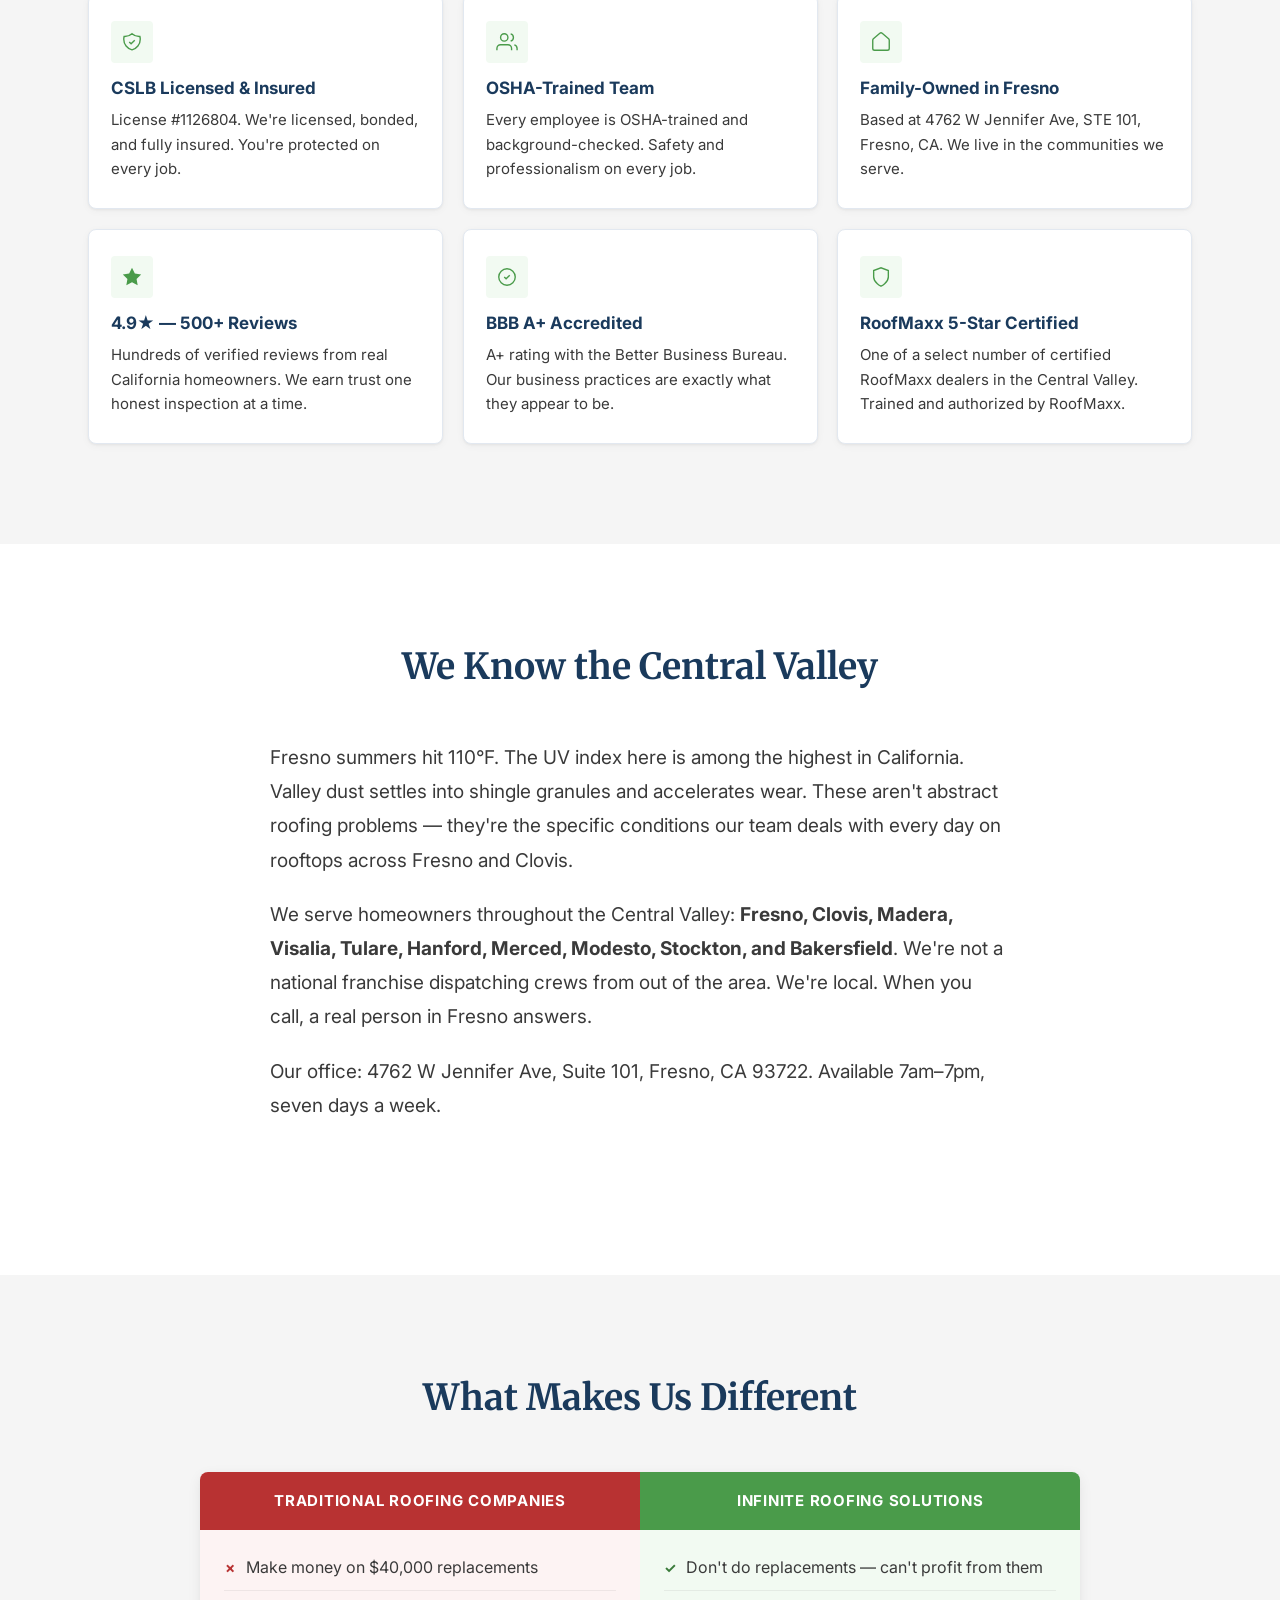
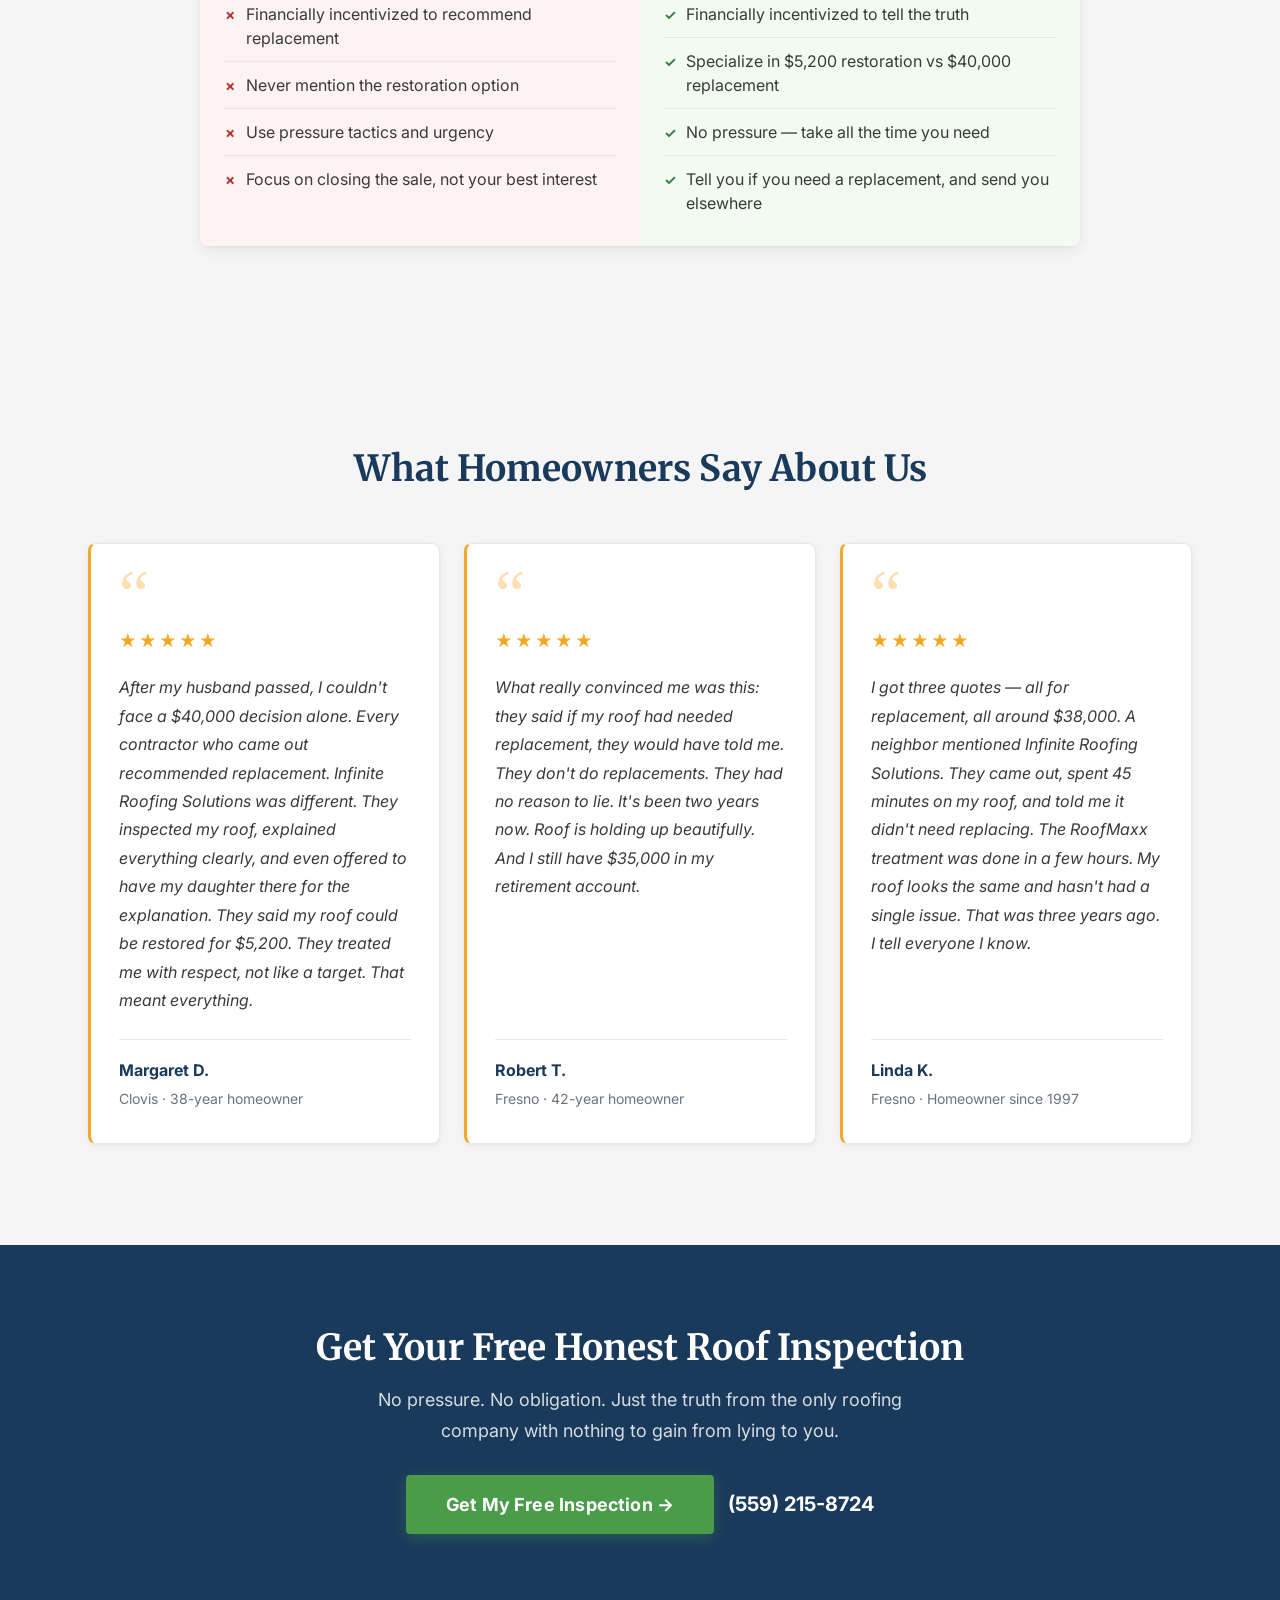
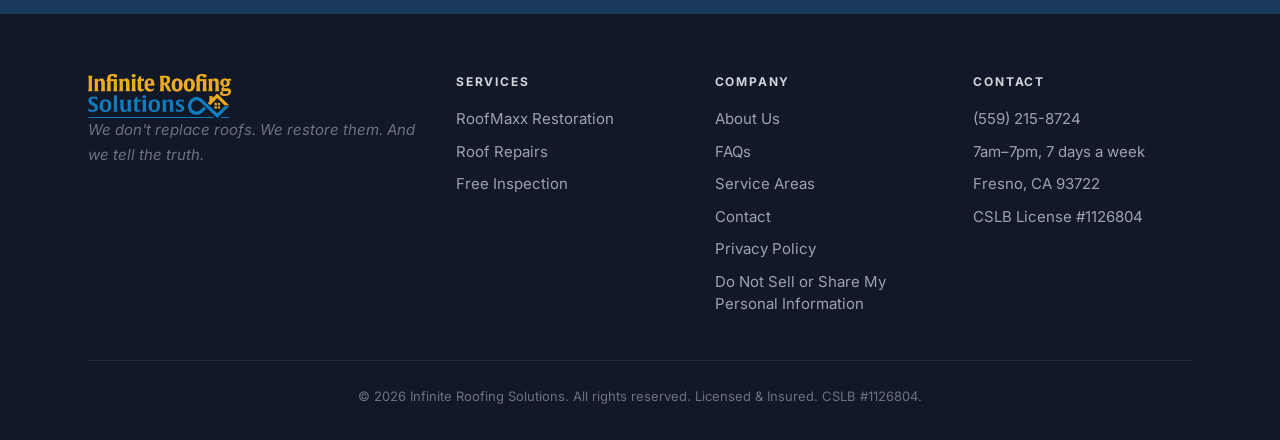
<file: about/index.html>
<!DOCTYPE html>
<html lang="en">
<head>
  <meta charset="UTF-8">
  <meta name="viewport" content="width=device-width, initial-scale=1.0">
  <title>About Infinite Roofing Solutions | Fresno's Honest Roofing Company | CSLB #1126804</title>
  <meta name="description" content="Infinite Roofing Solutions is Fresno's family-owned roofing company that tells you the truth — even when it costs us money. BBB A+, CSLB #1126804, RoofMaxx 5-Star Certified.">
  <link rel="canonical" href="https://infroofing.com/about/">
  <link rel="preconnect" href="https://fonts.googleapis.com">
  <link rel="preconnect" href="https://fonts.gstatic.com" crossorigin>
  <link href="https://fonts.googleapis.com/css2?family=Inter:wght@400;500;600;700&family=Merriweather:ital,wght@0,400;0,700;1,400&display=swap" rel="stylesheet">
  <link rel="stylesheet" href="/assets/css/style.css">
  <link rel="stylesheet" href="/assets/css/consent.css">
  <script src="/assets/js/consent.js?v=1"></script>
</head>
<body>

  <div class="mobile-sticky">
    <a href="tel:5592158724" class="mobile-call">
      <svg width="17" height="17" viewBox="0 0 24 24" fill="currentColor"><path d="M6.62 10.79c1.44 2.83 3.76 5.14 6.59 6.59l2.2-2.2c.27-.27.67-.36 1.02-.24 1.12.37 2.33.57 3.57.57.55 0 1 .45 1 1V20c0 .55-.45 1-1 1-9.39 0-17-7.61-17-17 0-.55.45-1 1-1h3.5c.55 0 1 .45 1 1 0 1.25.2 2.45.57 3.57.11.35.03.74-.25 1.02l-2.2 2.2z"/></svg>
      Call Now
    </a>
    <a href="/free-inspection/" class="mobile-form">Free Inspection</a>
  </div>

  <header class="site-nav">
    <div class="container site-nav-inner">
      <a href="/" class="site-nav-logo"><img src="/assets/images/INF%20Roofing%20Logo.png" alt="Infinite Roofing Solutions"></a>
      <nav class="site-nav-links" aria-label="Main navigation">
        <a href="/roofmaxx/">RoofMaxx</a>
        <a href="/roof-repairs/">Repairs</a>
        <a href="/re-roofing/">Re-Roofing</a>
        <a href="/service-areas/">Service Areas</a>
        <a href="/about/" class="active">About</a>
        <a href="/faqs/">FAQs</a>
      </nav>
      <div class="site-nav-right">
        <a href="tel:5592158724" class="site-nav-phone">
          <svg width="14" height="14" viewBox="0 0 24 24" fill="currentColor"><path d="M6.62 10.79c1.44 2.83 3.76 5.14 6.59 6.59l2.2-2.2c.27-.27.67-.36 1.02-.24 1.12.37 2.33.57 3.57.57.55 0 1 .45 1 1V20c0 .55-.45 1-1 1-9.39 0-17-7.61-17-17 0-.55.45-1 1-1h3.5c.55 0 1 .45 1 1 0 1.25.2 2.45.57 3.57.11.35.03.74-.25 1.02l-2.2 2.2z"/></svg>
          (559) 215-8724
        </a>
        <a href="/free-inspection/" class="site-nav-cta">Free Inspection</a>
      </div>
      <button class="site-nav-toggle" aria-label="Open menu" onclick="document.getElementById('siteMobileNav').classList.toggle('open');document.getElementById('siteNavOverlay').classList.toggle('open')">
        <svg width="22" height="22" viewBox="0 0 24 24" fill="none" stroke="currentColor" stroke-width="2.2"><line x1="3" x2="21" y1="6" y2="6"/><line x1="3" x2="21" y1="12" y2="12"/><line x1="3" x2="21" y1="18" y2="18"/></svg>
      </button>
    </div>
  </header>
  <div class="site-nav-overlay" id="siteNavOverlay" onclick="this.classList.remove('open');document.getElementById('siteMobileNav').classList.remove('open')"></div>
  <nav class="site-mobile-nav" id="siteMobileNav">
    <a href="/">Home</a>
    <a href="/roofmaxx/">RoofMaxx</a>
    <a href="/roof-repairs/">Repairs</a>
        <a href="/re-roofing/">Re-Roofing</a>
    <a href="/service-areas/">Service Areas</a>
    <a href="/about/">About</a>
    <a href="/faqs/">FAQs</a>
    <a href="/contact/">Contact</a>
    <a href="tel:5592158724" class="mobile-phone-link">(559) 215-8724 — Call Now</a>
    <a href="/free-inspection/" class="mobile-cta-link">Get Free Inspection</a>
  </nav>

  <!-- PAGE BANNER -->
  <section class="page-banner">
    <div class="container">
      <span class="eyebrow">About Infinite Roofing Solutions</span>
      <h1>We Tell You the Truth Even When It Costs Us Money</h1>
      <p>We're a family-owned roofing company based in Fresno. We don't sell replacements. We restore roofs — and we tell every homeowner exactly what their roof needs, even if that answer is one we can't profit from.</p>
      <div class="trust-pills">
        <span class="trust-pill">BBB A+ Rated</span>
        <span class="trust-pill">4.9&#9733; 500+ Reviews</span>
        <span class="trust-pill">CSLB #1126804</span>
        <span class="trust-pill">RoofMaxx 5-Star Certified</span>
      </div>
    </div>
  </section>

  <!-- THE HONEST ANGLE -->
  <section class="section">
    <div class="container">
      <div class="trust-msg reveal">
        <h2>The Roofer Who Can't Lie to You</h2>
        <p>Most roofing contractors make their money one way: recommending $40,000 replacements. They have no financial incentive to tell you your roof is fine. So they don't.</p>
        <p>Infinite Roofing Solutions is different in one very specific way: <strong>we don't do replacements.</strong></p>
        <blockquote class="trust-blockquote">"We can't profit from telling you that you need a new roof. Our only service is the $5,200 RoofMaxx restoration — and we'll only recommend it if it's actually right for your roof."</blockquote>
        <p>That means when we inspect your roof, we have exactly one incentive: to tell you the truth. If your roof qualifies for restoration, we'll explain exactly how and why. If it doesn't — if it truly needs replacement — we'll tell you that, and recommend you find a reputable replacement contractor.</p>
        <p>We won't see a dime either way if replacement is the honest answer. <strong>That's the only reason you can trust us.</strong></p>
      </div>
    </div>
  </section>

  <!-- CREDENTIALS -->
  <section class="section section-alt">
    <div class="container">
      <h2 class="section-heading text-center reveal">Who We Are</h2>
      <div class="facts-grid">
        <div class="fact-card reveal delay-1">
          <div class="fact-icon"><svg viewBox="0 0 24 24" fill="none" stroke="currentColor" stroke-width="1.5" width="22" height="22"><path d="M9 12l2 2 4-4m5.618-4.016A11.955 11.955 0 0112 2.944a11.955 11.955 0 01-8.618 3.04A12.02 12.02 0 003 9c0 5.591 3.824 10.29 9 11.622 5.176-1.332 9-6.03 9-11.622 0-1.042-.133-2.052-.382-3.016z"/></svg></div>
          <h4>CSLB Licensed &amp; Insured</h4>
          <p>License #1126804. We're licensed, bonded, and fully insured. You're protected on every job.</p>
        </div>
        <div class="fact-card reveal delay-2">
          <div class="fact-icon"><svg viewBox="0 0 24 24" fill="none" stroke="currentColor" stroke-width="1.5" width="22" height="22"><path d="M17 21v-2a4 4 0 0 0-4-4H5a4 4 0 0 0-4 4v2"/><circle cx="9" cy="7" r="4"/><path d="M23 21v-2a4 4 0 0 0-3-3.87M16 3.13a4 4 0 0 1 0 7.75"/></svg></div>
          <h4>OSHA-Trained Team</h4>
          <p>Every employee is OSHA-trained and background-checked. Safety and professionalism on every job.</p>
        </div>
        <div class="fact-card reveal delay-3">
          <div class="fact-icon"><svg viewBox="0 0 24 24" fill="none" stroke="currentColor" stroke-width="1.5" width="22" height="22"><path d="M3 10a2 2 0 0 1 .709-1.528l7-5.999a2 2 0 0 1 2.582 0l7 5.999A2 2 0 0 1 21 10v9a2 2 0 0 1-2 2H5a2 2 0 0 1-2-2z"/></svg></div>
          <h4>Family-Owned in Fresno</h4>
          <p>Based at 4762 W Jennifer Ave, STE 101, Fresno, CA. We live in the communities we serve.</p>
        </div>
        <div class="fact-card reveal delay-1">
          <div class="fact-icon"><svg viewBox="0 0 24 24" fill="currentColor" width="22" height="22"><path d="M12 2l3.09 6.26L22 9.27l-5 4.87 1.18 6.88L12 17.77l-6.18 3.25L7 14.14 2 9.27l6.91-1.01L12 2z"/></svg></div>
          <h4>4.9&#9733; — 500+ Reviews</h4>
          <p>Hundreds of verified reviews from real California homeowners. We earn trust one honest inspection at a time.</p>
        </div>
        <div class="fact-card reveal delay-2">
          <div class="fact-icon"><svg viewBox="0 0 24 24" fill="none" stroke="currentColor" stroke-width="1.5" width="22" height="22"><path d="M9 12l2 2 4-4m6 2a9 9 0 11-18 0 9 9 0 0118 0z"/></svg></div>
          <h4>BBB A+ Accredited</h4>
          <p>A+ rating with the Better Business Bureau. Our business practices are exactly what they appear to be.</p>
        </div>
        <div class="fact-card reveal delay-3">
          <div class="fact-icon"><svg viewBox="0 0 24 24" fill="none" stroke="currentColor" stroke-width="1.5" width="22" height="22"><path d="M12 22s8-4 8-10V5l-8-3-8 3v7c0 6 8 10 8 10z"/></svg></div>
          <h4>RoofMaxx 5-Star Certified</h4>
          <p>One of a select number of certified RoofMaxx dealers in the Central Valley. Trained and authorized by RoofMaxx.</p>
        </div>
      </div>
    </div>
  </section>

  <!-- SERVICE AREA -->
  <section class="section">
    <div class="container">
      <h2 class="section-heading text-center reveal">We Know the Central Valley</h2>
      <div class="trust-msg reveal">
        <p>Fresno summers hit 110°F. The UV index here is among the highest in California. Valley dust settles into shingle granules and accelerates wear. These aren't abstract roofing problems — they're the specific conditions our team deals with every day on rooftops across Fresno and Clovis.</p>
        <p>We serve homeowners throughout the Central Valley: <strong>Fresno, Clovis, Madera, Visalia, Tulare, Hanford, Merced, Modesto, Stockton, and Bakersfield</strong>. We're not a national franchise dispatching crews from out of the area. We're local. When you call, a real person in Fresno answers.</p>
        <p>Our office: 4762 W Jennifer Ave, Suite 101, Fresno, CA 93722. Available 7am–7pm, seven days a week.</p>
      </div>
    </div>
  </section>

  <!-- COMPARISON TABLE -->
  <section class="section section-alt">
    <div class="container">
      <h2 class="section-heading text-center reveal">What Makes Us Different</h2>
      <div class="trust-compare reveal">
        <div class="tc-col tc-bad">
          <div class="tc-head tc-head-bad">Traditional Roofing Companies</div>
          <ul>
            <li><span class="tc-mark tc-x">&#10007;</span> Make money on $40,000 replacements</li>
            <li><span class="tc-mark tc-x">&#10007;</span> Financially incentivized to recommend replacement</li>
            <li><span class="tc-mark tc-x">&#10007;</span> Never mention the restoration option</li>
            <li><span class="tc-mark tc-x">&#10007;</span> Use pressure tactics and urgency</li>
            <li><span class="tc-mark tc-x">&#10007;</span> Focus on closing the sale, not your best interest</li>
          </ul>
        </div>
        <div class="tc-col tc-good">
          <div class="tc-head tc-head-good">Infinite Roofing Solutions</div>
          <ul>
            <li><span class="tc-mark tc-check">&#10003;</span> Don't do replacements — can't profit from them</li>
            <li><span class="tc-mark tc-check">&#10003;</span> Financially incentivized to tell the truth</li>
            <li><span class="tc-mark tc-check">&#10003;</span> Specialize in $5,200 restoration vs $40,000 replacement</li>
            <li><span class="tc-mark tc-check">&#10003;</span> No pressure — take all the time you need</li>
            <li><span class="tc-mark tc-check">&#10003;</span> Tell you if you need a replacement, and send you elsewhere</li>
          </ul>
        </div>
      </div>
    </div>
  </section>

  <!-- TESTIMONIALS -->
  <section class="section testimonials">
    <div class="container">
      <h2 class="section-heading text-center reveal">What Homeowners Say About Us</h2>
      <div class="test-grid">
        <div class="test-card reveal delay-1">
          <div class="test-qmark">&ldquo;</div>
          <div class="test-stars">&#9733;&#9733;&#9733;&#9733;&#9733;</div>
          <p class="test-quote">After my husband passed, I couldn't face a $40,000 decision alone. Every contractor who came out recommended replacement. Infinite Roofing Solutions was different. They inspected my roof, explained everything clearly, and even offered to have my daughter there for the explanation. They said my roof could be restored for $5,200. They treated me with respect, not like a target. That meant everything.</p>
          <div class="test-attribution"><span class="test-author">Margaret D.</span><span class="test-detail">Clovis &middot; 38-year homeowner</span></div>
        </div>
        <div class="test-card reveal delay-2">
          <div class="test-qmark">&ldquo;</div>
          <div class="test-stars">&#9733;&#9733;&#9733;&#9733;&#9733;</div>
          <p class="test-quote">What really convinced me was this: they said if my roof had needed replacement, they would have told me. They don't do replacements. They had no reason to lie. It's been two years now. Roof is holding up beautifully. And I still have $35,000 in my retirement account.</p>
          <div class="test-attribution"><span class="test-author">Robert T.</span><span class="test-detail">Fresno &middot; 42-year homeowner</span></div>
        </div>
        <div class="test-card reveal delay-3">
          <div class="test-qmark">&ldquo;</div>
          <div class="test-stars">&#9733;&#9733;&#9733;&#9733;&#9733;</div>
          <p class="test-quote">I got three quotes — all for replacement, all around $38,000. A neighbor mentioned Infinite Roofing Solutions. They came out, spent 45 minutes on my roof, and told me it didn't need replacing. The RoofMaxx treatment was done in a few hours. My roof looks the same and hasn't had a single issue. That was three years ago. I tell everyone I know.</p>
          <div class="test-attribution"><span class="test-author">Linda K.</span><span class="test-detail">Fresno &middot; Homeowner since 1997</span></div>
        </div>
      </div>
    </div>
  </section>

  <!-- CTA BAND -->
  <section class="cta-band">
    <div class="container">
      <h2>Get Your Free Honest Roof Inspection</h2>
      <p>No pressure. No obligation. Just the truth from the only roofing company with nothing to gain from lying to you.</p>
      <div class="cta-band-actions">
        <a href="/free-inspection/" class="btn btn-lg">Get My Free Inspection &rarr;</a>
        <a href="tel:5592158724" class="cta-band-phone">(559) 215-8724</a>
      </div>
    </div>
  </section>

  <footer class="site-footer">
    <div class="container">
      <div class="foot-grid">
        <div class="foot-col foot-brand"><img src="/assets/images/INF%20Roofing%20Logo.png" alt="Infinite Roofing Solutions" class="foot-logo-main"><p class="foot-tagline">We don't replace roofs. We restore them. And we tell the truth.</p></div>
        <div class="foot-col"><h4>Services</h4><ul><li><a href="/roofmaxx/">RoofMaxx Restoration</a></li><li><a href="/roof-repairs/">Roof Repairs</a></li><li><a href="/free-inspection/">Free Inspection</a></li></ul></div>
        <div class="foot-col"><h4>Company</h4><ul><li><a href="/about/">About Us</a></li><li><a href="/faqs/">FAQs</a></li><li><a href="/service-areas/">Service Areas</a></li><li><a href="/contact/">Contact</a></li><li><a href="/privacy-policy/">Privacy Policy</a></li><li><a href="/do-not-sell/">Do Not Sell or Share My Personal Information</a></li></ul></div>
        <div class="foot-col"><h4>Contact</h4><ul><li><a href="tel:5592158724">(559) 215-8724</a></li><li>7am–7pm, 7 days a week</li><li>Fresno, CA 93722</li><li>CSLB License #1126804</li></ul></div>
      </div>
      <div class="foot-bottom"><p>&copy; 2026 Infinite Roofing Solutions. All rights reserved. Licensed &amp; Insured. CSLB #1126804.</p></div>
    </div>
  </footer>

  <script>
    const obs = new IntersectionObserver(entries => {
      entries.forEach(e => { if(e.isIntersecting){ e.target.classList.add('is-visible'); obs.unobserve(e.target); }});
    }, {threshold:0.08, rootMargin:'0px 0px -32px 0px'});
    document.querySelectorAll('.reveal').forEach(el => obs.observe(el));
  </script>
  <script>
    window.PAGE_CONFIG = { source:'site-about', phoneRaw:'5592158724', phoneDisplay:'(559) 215-8724', webhookUrl:'https://hooks.zapier.com/hooks/catch/12412478/u7ya0f6/' };
  </script>
  <script src="/assets/js/site.js?v=4"></script>
</body>
</html>
</file>
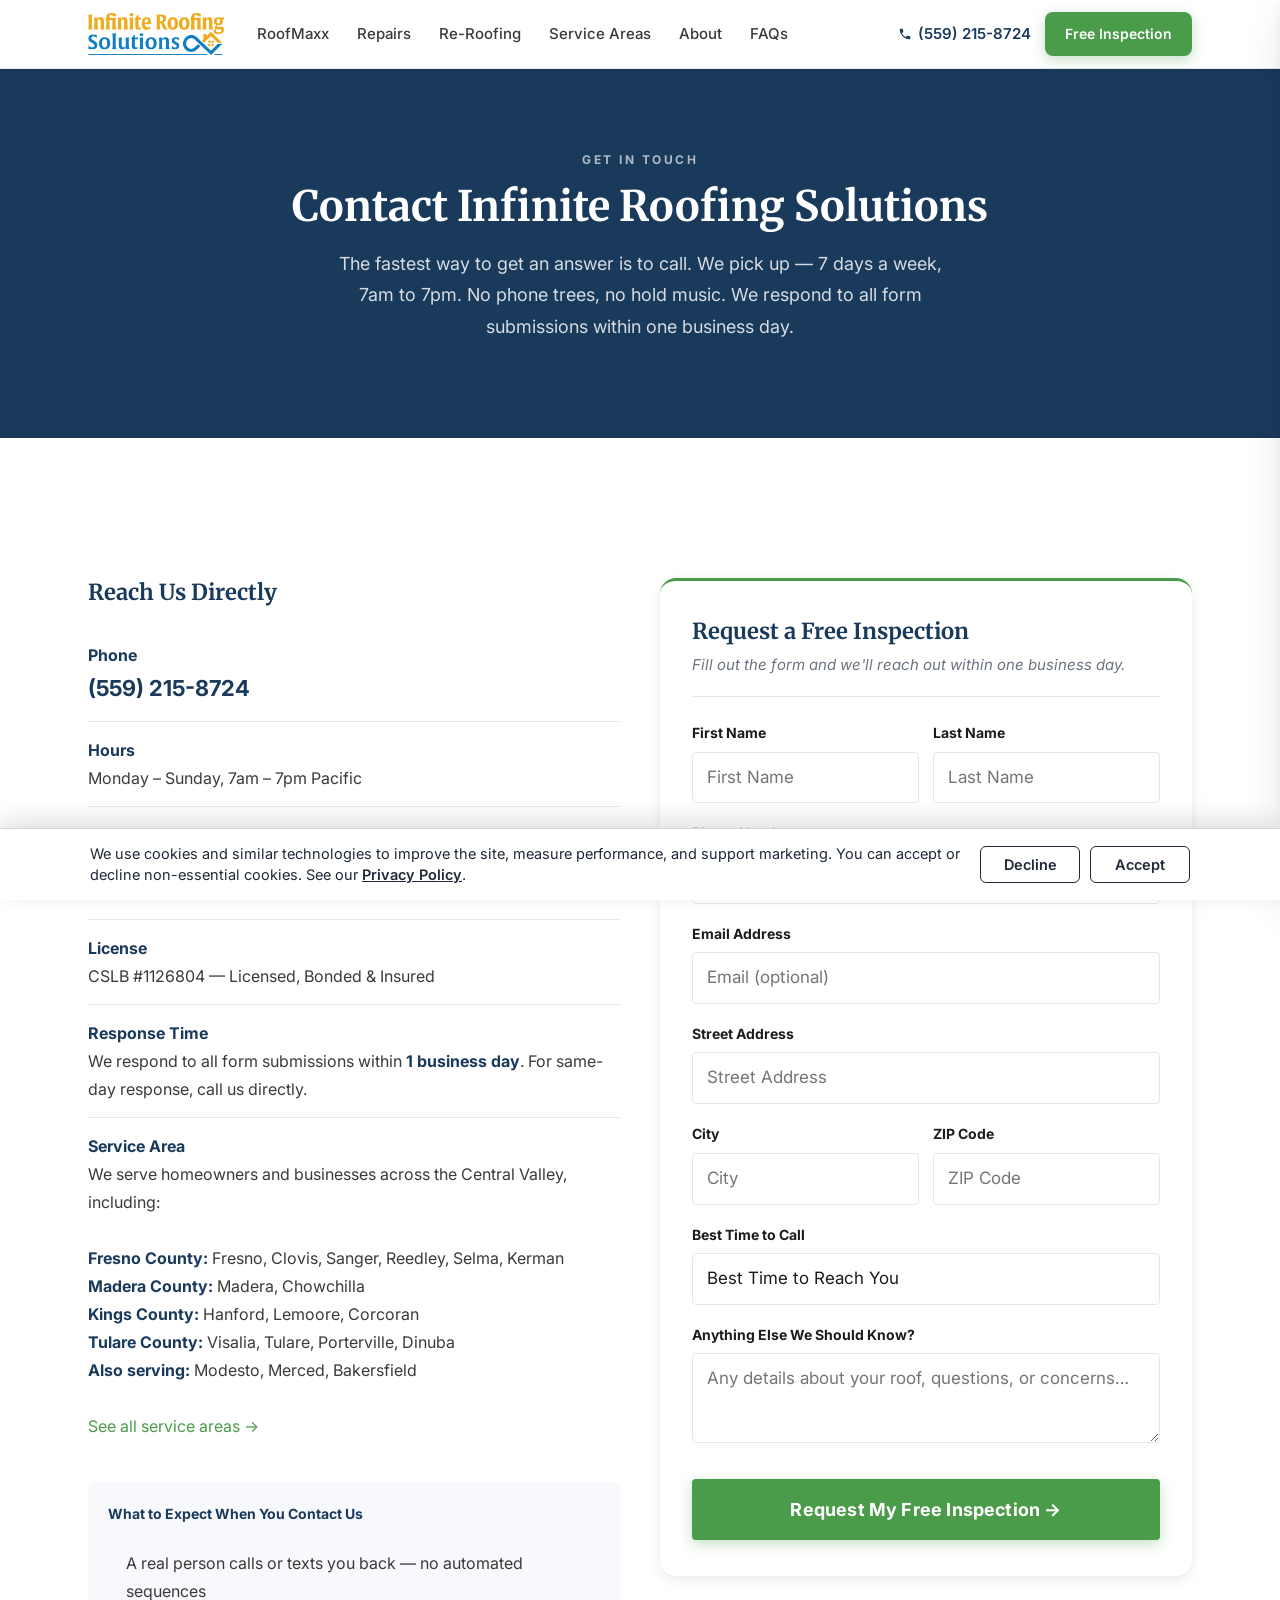
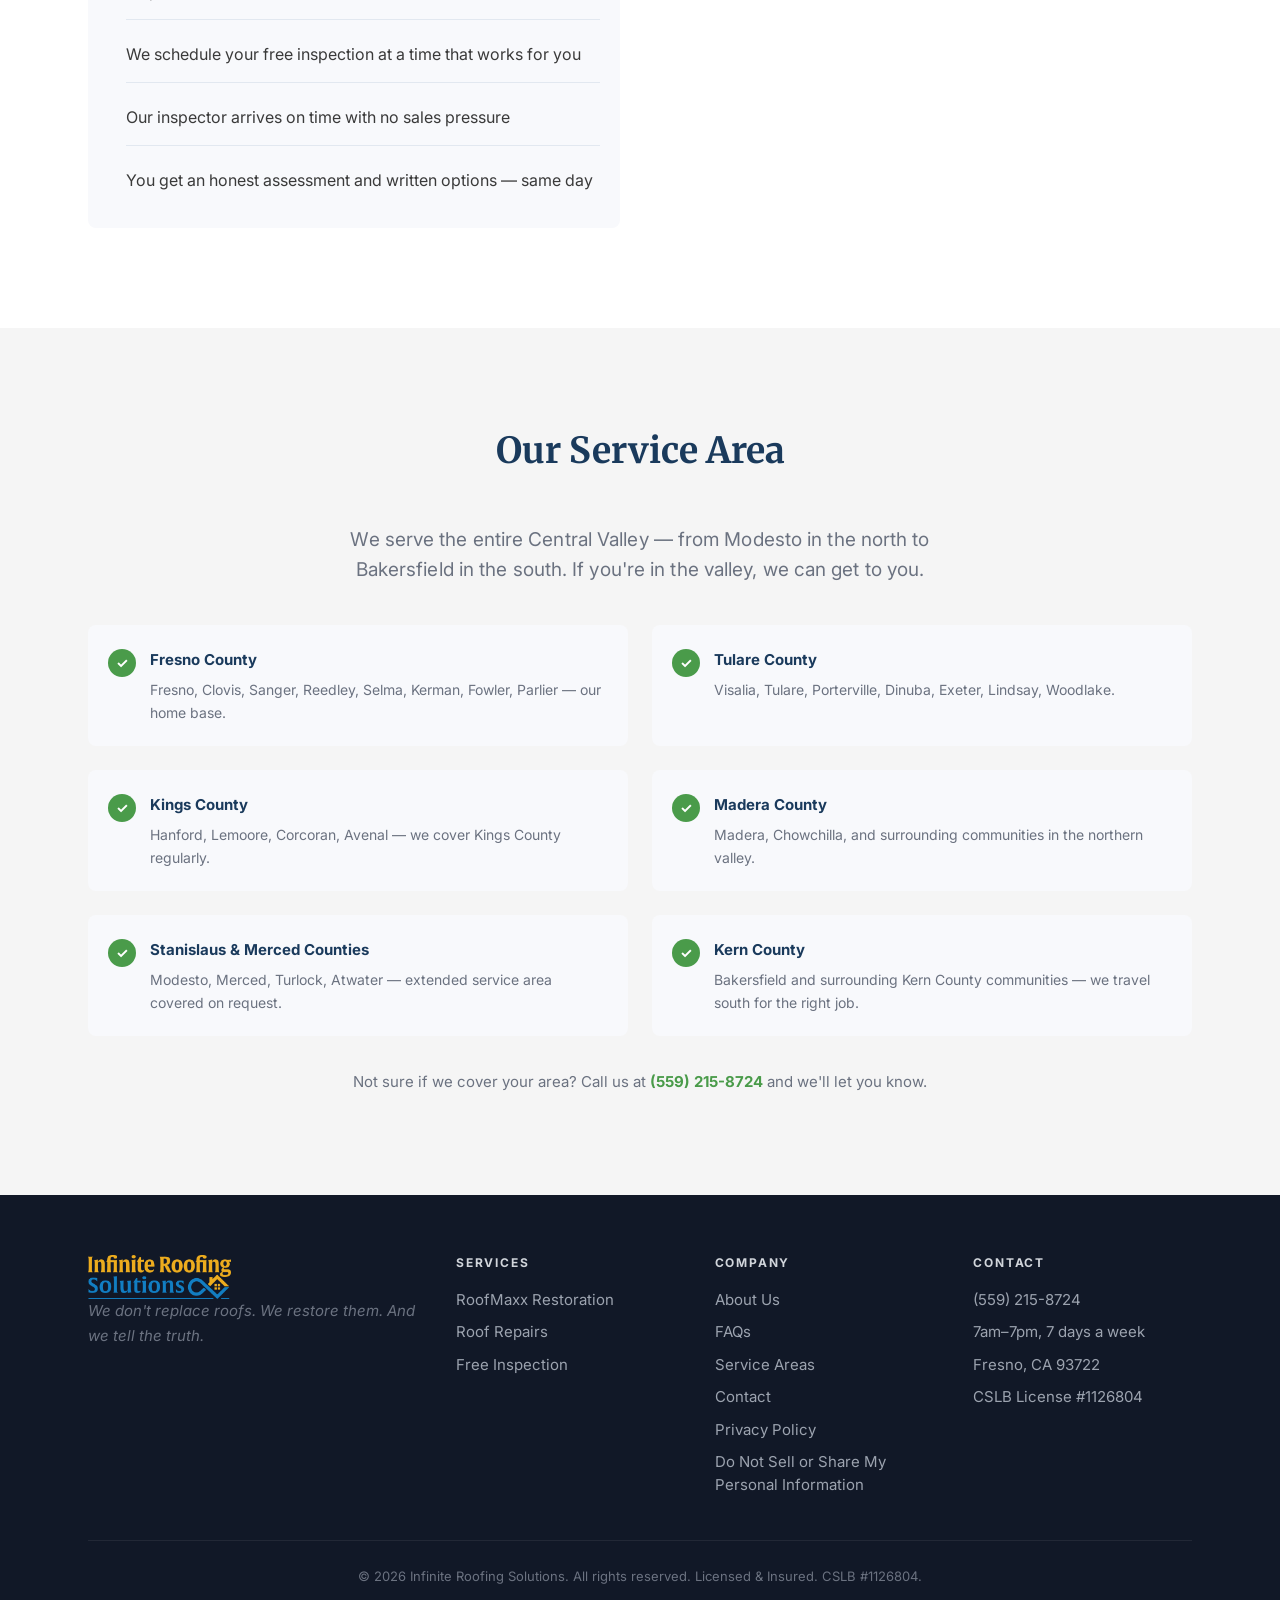
<file: contact/index.html>
<!DOCTYPE html>
<html lang="en">
<head>
  <meta charset="UTF-8">
  <meta name="viewport" content="width=device-width, initial-scale=1.0">
  <title>Contact Infinite Roofing Solutions | Fresno Roofing | (559) 215-8724</title>
  <meta name="description" content="Contact Infinite Roofing Solutions in Fresno. Call (559) 215-8724, request a free inspection, or find us at 4762 W Jennifer Ave, STE 101, Fresno, CA 93722. CSLB #1126804.">
  <link rel="canonical" href="https://infroofing.com/contact/">
  <link rel="preconnect" href="https://fonts.googleapis.com">
  <link rel="preconnect" href="https://fonts.gstatic.com" crossorigin>
  <link href="https://fonts.googleapis.com/css2?family=Inter:wght@400;500;600;700&family=Merriweather:ital,wght@0,400;0,700;1,400&display=swap" rel="stylesheet">
  <link rel="stylesheet" href="/assets/css/style.css">
  <link rel="stylesheet" href="/assets/css/consent.css">
  <script src="/assets/js/consent.js?v=1"></script>
</head>
<body>

  <div class="mobile-sticky">
    <a href="tel:5592158724" class="mobile-call">
      <svg width="17" height="17" viewBox="0 0 24 24" fill="currentColor"><path d="M6.62 10.79c1.44 2.83 3.76 5.14 6.59 6.59l2.2-2.2c.27-.27.67-.36 1.02-.24 1.12.37 2.33.57 3.57.57.55 0 1 .45 1 1V20c0 .55-.45 1-1 1-9.39 0-17-7.61-17-17 0-.55.45-1 1-1h3.5c.55 0 1 .45 1 1 0 1.25.2 2.45.57 3.57.11.35.03.74-.25 1.02l-2.2 2.2z"/></svg>
      Call Now
    </a>
    <a href="#inspection-form" class="mobile-form">Free Inspection</a>
  </div>

  <header class="site-nav">
    <div class="container site-nav-inner">
      <a href="/" class="site-nav-logo"><img src="/assets/images/INF%20Roofing%20Logo.png" alt="Infinite Roofing Solutions"></a>
      <nav class="site-nav-links" aria-label="Main navigation">
        <a href="/roofmaxx/">RoofMaxx</a>
        <a href="/roof-repairs/">Repairs</a>
        <a href="/re-roofing/">Re-Roofing</a>
        <a href="/service-areas/">Service Areas</a>
        <a href="/about/">About</a>
        <a href="/faqs/">FAQs</a>
      </nav>
      <div class="site-nav-right">
        <a href="tel:5592158724" class="site-nav-phone">
          <svg width="14" height="14" viewBox="0 0 24 24" fill="currentColor"><path d="M6.62 10.79c1.44 2.83 3.76 5.14 6.59 6.59l2.2-2.2c.27-.27.67-.36 1.02-.24 1.12.37 2.33.57 3.57.57.55 0 1 .45 1 1V20c0 .55-.45 1-1 1-9.39 0-17-7.61-17-17 0-.55.45-1 1-1h3.5c.55 0 1 .45 1 1 0 1.25.2 2.45.57 3.57.11.35.03.74-.25 1.02l-2.2 2.2z"/></svg>
          (559) 215-8724
        </a>
        <a href="#inspection-form" class="site-nav-cta">Free Inspection</a>
      </div>
      <button class="site-nav-toggle" aria-label="Open menu" onclick="document.getElementById('siteMobileNav').classList.toggle('open');document.getElementById('siteNavOverlay').classList.toggle('open')">
        <svg width="22" height="22" viewBox="0 0 24 24" fill="none" stroke="currentColor" stroke-width="2.2"><line x1="3" x2="21" y1="6" y2="6"/><line x1="3" x2="21" y1="12" y2="12"/><line x1="3" x2="21" y1="18" y2="18"/></svg>
      </button>
    </div>
  </header>
  <div class="site-nav-overlay" id="siteNavOverlay" onclick="this.classList.remove('open');document.getElementById('siteMobileNav').classList.remove('open')"></div>
  <nav class="site-mobile-nav" id="siteMobileNav">
    <a href="/">Home</a>
    <a href="/roofmaxx/">RoofMaxx</a>
    <a href="/roof-repairs/">Repairs</a>
        <a href="/re-roofing/">Re-Roofing</a>
    <a href="/service-areas/">Service Areas</a>
    <a href="/about/">About</a>
    <a href="/faqs/">FAQs</a>
    <a href="/contact/">Contact</a>
    <a href="tel:5592158724" class="mobile-phone-link">(559) 215-8724 — Call Now</a>
    <a href="#inspection-form" class="mobile-cta-link">Get Free Inspection</a>
  </nav>

  <!-- PAGE BANNER -->
  <section class="page-banner">
    <div class="container">
      <span class="eyebrow">Get in Touch</span>
      <h1>Contact Infinite Roofing Solutions</h1>
      <p>The fastest way to get an answer is to call. We pick up — 7 days a week, 7am to 7pm. No phone trees, no hold music. We respond to all form submissions within one business day.</p>
    </div>
  </section>

  <!-- CONTACT INFO + FORM -->
  <section class="section">
    <div class="container">
      <div class="contact-cols">
        <div class="contact-info reveal">
          <h3>Reach Us Directly</h3>
          <ul>
            <li><strong>Phone</strong><br><a href="tel:5592158724" style="color:var(--navy); font-weight:700; font-size:22px;">(559) 215-8724</a></li>
            <li><strong>Hours</strong><br>Monday – Sunday, 7am – 7pm Pacific</li>
            <li><strong>Address</strong><br>4762 W Jennifer Ave, STE 101<br>Fresno, CA 93722</li>
            <li><strong>License</strong><br>CSLB #1126804 &mdash; Licensed, Bonded &amp; Insured</li>
            <li><strong>Response Time</strong><br>We respond to all form submissions within <strong>1 business day</strong>. For same-day response, call us directly.</li>
            <li><strong>Service Area</strong><br>
              We serve homeowners and businesses across the Central Valley, including:<br><br>
              <strong>Fresno County:</strong> Fresno, Clovis, Sanger, Reedley, Selma, Kerman<br>
              <strong>Madera County:</strong> Madera, Chowchilla<br>
              <strong>Kings County:</strong> Hanford, Lemoore, Corcoran<br>
              <strong>Tulare County:</strong> Visalia, Tulare, Porterville, Dinuba<br>
              <strong>Also serving:</strong> Modesto, Merced, Bakersfield<br><br>
              <a href="/service-areas/" style="color:var(--green);">See all service areas &rarr;</a>
            </li>
          </ul>
          <div style="margin-top:28px; padding:20px; background:var(--surface,#f8f9fc); border-radius:var(--radius-md,10px);">
            <p style="font-size:14px; font-weight:700; color:var(--navy); margin-bottom:8px;">What to Expect When You Contact Us</p>
            <ul style="font-size:14px; color:var(--text-muted); padding-left:18px; margin:0;">
              <li style="margin-bottom:6px;">A real person calls or texts you back — no automated sequences</li>
              <li style="margin-bottom:6px;">We schedule your free inspection at a time that works for you</li>
              <li style="margin-bottom:6px;">Our inspector arrives on time with no sales pressure</li>
              <li>You get an honest assessment and written options — same day</li>
            </ul>
          </div>
        </div>
        <div class="form-wrap reveal delay-2" style="box-shadow:var(--shadow-md); border-radius:var(--radius-lg); padding:36px 32px;">
          <h3>Request a Free Inspection</h3>
          <p class="form-note" id="inspection-form">Fill out the form and we'll reach out within one business day.</p>
          <form novalidate>
            <div class="grid-2">
              <div class="form-group"><label for="fname">First Name</label><input type="text" id="fname" name="fname" required placeholder="First Name" autocomplete="given-name"></div>
              <div class="form-group"><label for="lname">Last Name</label><input type="text" id="lname" name="lname" required placeholder="Last Name" autocomplete="family-name"></div>
            </div>
            <div class="form-group"><label for="phone">Phone Number</label><input type="tel" id="phone" name="phone" required placeholder="Phone Number" autocomplete="tel"></div>
            <div class="form-group"><label for="email">Email Address</label><input type="email" id="email" name="email" placeholder="Email (optional)" autocomplete="email"></div>
            <div class="form-group"><label for="address">Street Address</label><input type="text" id="address" name="address" required placeholder="Street Address" autocomplete="street-address"></div>
            <div class="grid-2">
              <div class="form-group"><label for="city">City</label><input type="text" id="city" name="city" required placeholder="City" autocomplete="address-level2"></div>
              <div class="form-group"><label for="zip">ZIP Code</label><input type="text" id="zip" name="zip" required placeholder="ZIP Code" autocomplete="postal-code"></div>
            </div>
            <div class="form-group"><label for="calltime">Best Time to Call</label><select id="calltime" name="calltime"><option value="">Best Time to Reach You</option><option value="morning">Morning (7am–12pm)</option><option value="afternoon">Afternoon (12pm–5pm)</option><option value="evening">Evening (5pm–7pm)</option></select></div>
            <div class="form-group"><label for="comments">Anything Else We Should Know?</label><textarea id="comments" name="comments" rows="2" placeholder="Any details about your roof, questions, or concerns…"></textarea></div>
            <button type="submit" class="btn form-submit-btn">Request My Free Inspection &rarr;</button>
          </form>
        </div>
      </div>
    </div>
  </section>

  <!-- SERVICE AREA SECTION -->
  <section class="section section-alt">
    <div class="container">
      <h2 class="section-heading text-center reveal">Our Service Area</h2>
      <p class="section-sub text-center reveal" style="max-width:600px;margin:0 auto 40px;">We serve the entire Central Valley — from Modesto in the north to Bakersfield in the south. If you're in the valley, we can get to you.</p>
      <div class="why-grid reveal">
        <div class="why-item">
          <div class="why-icon">&#10003;</div>
          <div>
            <strong>Fresno County</strong>
            <p>Fresno, Clovis, Sanger, Reedley, Selma, Kerman, Fowler, Parlier — our home base.</p>
          </div>
        </div>
        <div class="why-item">
          <div class="why-icon">&#10003;</div>
          <div>
            <strong>Tulare County</strong>
            <p>Visalia, Tulare, Porterville, Dinuba, Exeter, Lindsay, Woodlake.</p>
          </div>
        </div>
        <div class="why-item">
          <div class="why-icon">&#10003;</div>
          <div>
            <strong>Kings County</strong>
            <p>Hanford, Lemoore, Corcoran, Avenal — we cover Kings County regularly.</p>
          </div>
        </div>
        <div class="why-item">
          <div class="why-icon">&#10003;</div>
          <div>
            <strong>Madera County</strong>
            <p>Madera, Chowchilla, and surrounding communities in the northern valley.</p>
          </div>
        </div>
        <div class="why-item">
          <div class="why-icon">&#10003;</div>
          <div>
            <strong>Stanislaus &amp; Merced Counties</strong>
            <p>Modesto, Merced, Turlock, Atwater — extended service area covered on request.</p>
          </div>
        </div>
        <div class="why-item">
          <div class="why-icon">&#10003;</div>
          <div>
            <strong>Kern County</strong>
            <p>Bakersfield and surrounding Kern County communities — we travel south for the right job.</p>
          </div>
        </div>
      </div>
      <p class="text-center reveal" style="margin-top:32px; font-size:15px; color:var(--text-muted);">Not sure if we cover your area? Call us at <a href="tel:5592158724" style="color:var(--green); font-weight:700;">(559) 215-8724</a> and we'll let you know.</p>
    </div>
  </section>

  <footer class="site-footer">
    <div class="container">
      <div class="foot-grid">
        <div class="foot-col foot-brand"><img src="/assets/images/INF%20Roofing%20Logo.png" alt="Infinite Roofing Solutions" class="foot-logo-main"><p class="foot-tagline">We don't replace roofs. We restore them. And we tell the truth.</p></div>
        <div class="foot-col"><h4>Services</h4><ul><li><a href="/roofmaxx/">RoofMaxx Restoration</a></li><li><a href="/roof-repairs/">Roof Repairs</a></li><li><a href="/free-inspection/">Free Inspection</a></li></ul></div>
        <div class="foot-col"><h4>Company</h4><ul><li><a href="/about/">About Us</a></li><li><a href="/faqs/">FAQs</a></li><li><a href="/service-areas/">Service Areas</a></li><li><a href="/contact/">Contact</a></li><li><a href="/privacy-policy/">Privacy Policy</a></li><li><a href="/do-not-sell/">Do Not Sell or Share My Personal Information</a></li></ul></div>
        <div class="foot-col"><h4>Contact</h4><ul><li><a href="tel:5592158724">(559) 215-8724</a></li><li>7am–7pm, 7 days a week</li><li>Fresno, CA 93722</li><li>CSLB License #1126804</li></ul></div>
      </div>
      <div class="foot-bottom"><p>&copy; 2026 Infinite Roofing Solutions. All rights reserved. Licensed &amp; Insured. CSLB #1126804.</p></div>
    </div>
  </footer>

  <script>
    const obs = new IntersectionObserver(entries => {
      entries.forEach(e => { if(e.isIntersecting){ e.target.classList.add('is-visible'); obs.unobserve(e.target); }});
    }, {threshold:0.08, rootMargin:'0px 0px -32px 0px'});
    document.querySelectorAll('.reveal').forEach(el => obs.observe(el));
  </script>
  <script>
    window.PAGE_CONFIG = { source:'site-contact', phoneRaw:'5592158724', phoneDisplay:'(559) 215-8724', webhookUrl:'https://hooks.zapier.com/hooks/catch/12412478/u7ya0f6/' };
  </script>
  <script src="/assets/js/site.js?v=4"></script>
</body>
</html>
</file>
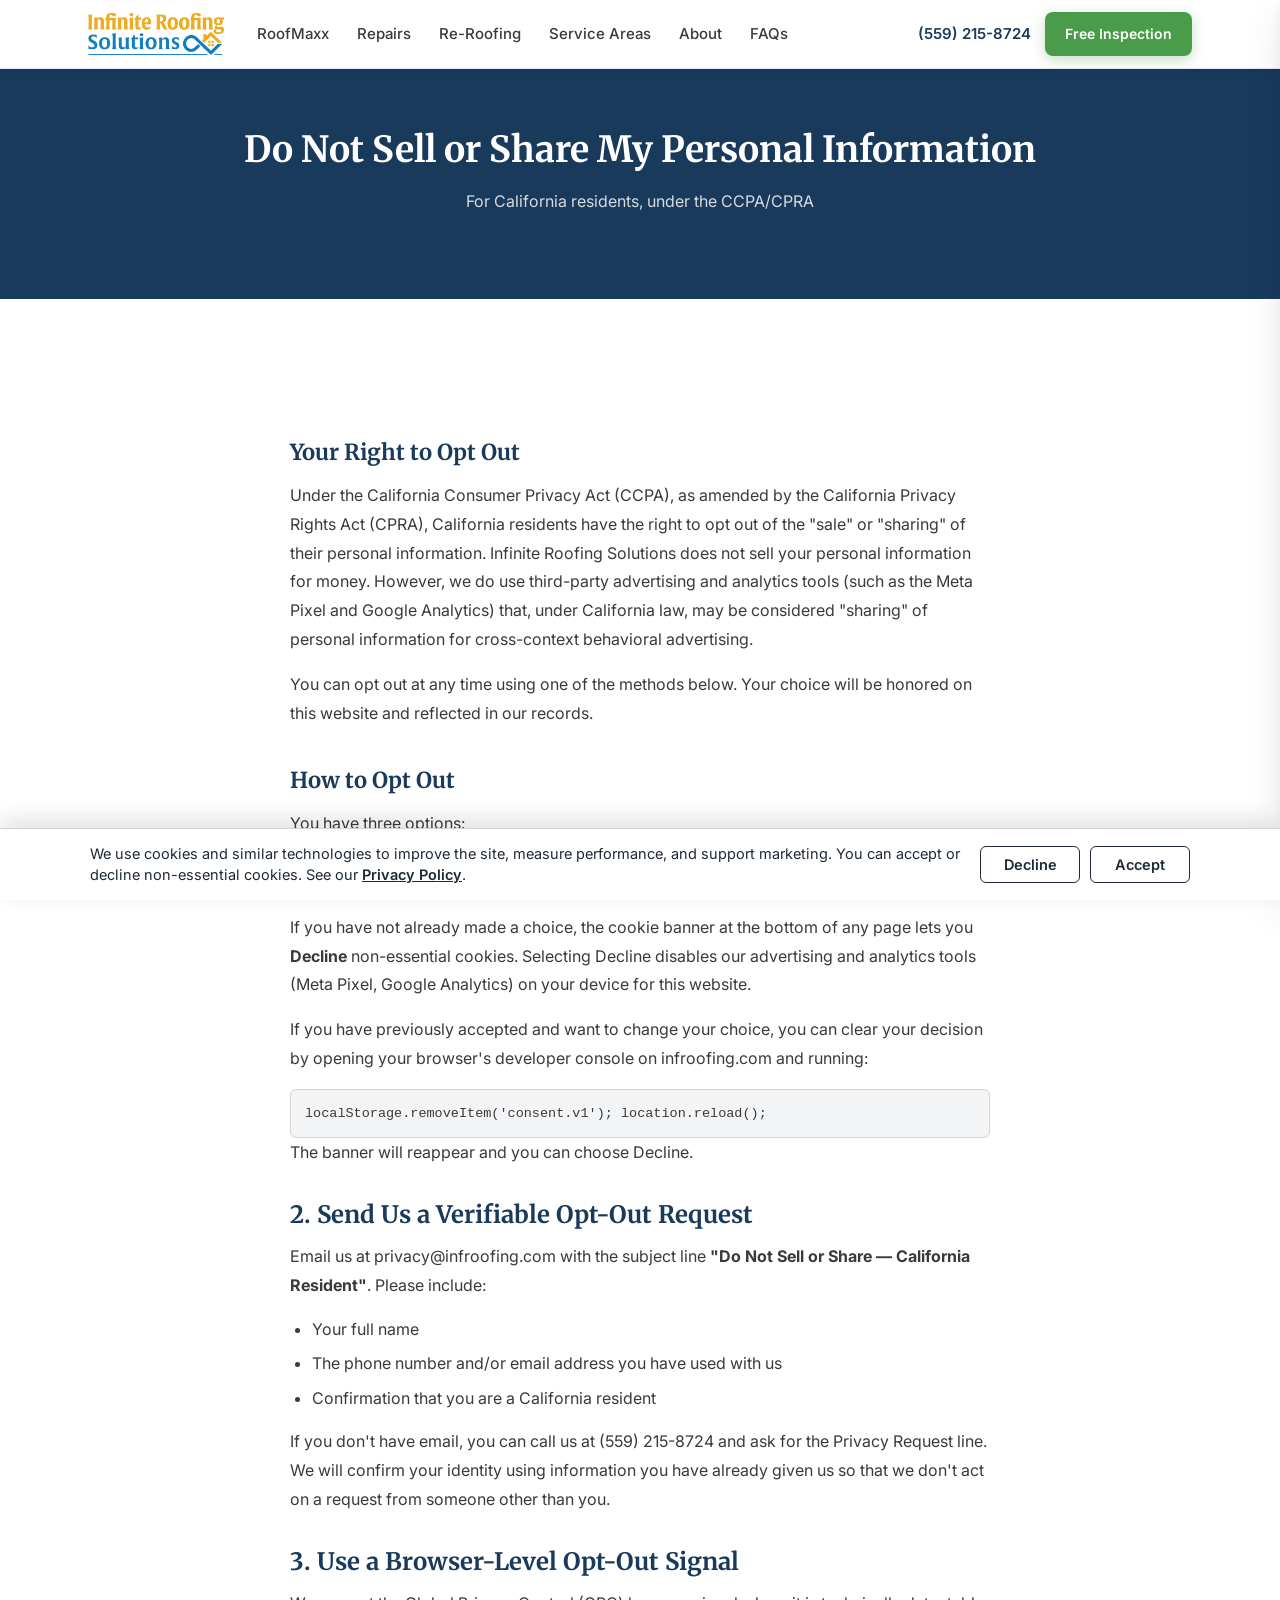
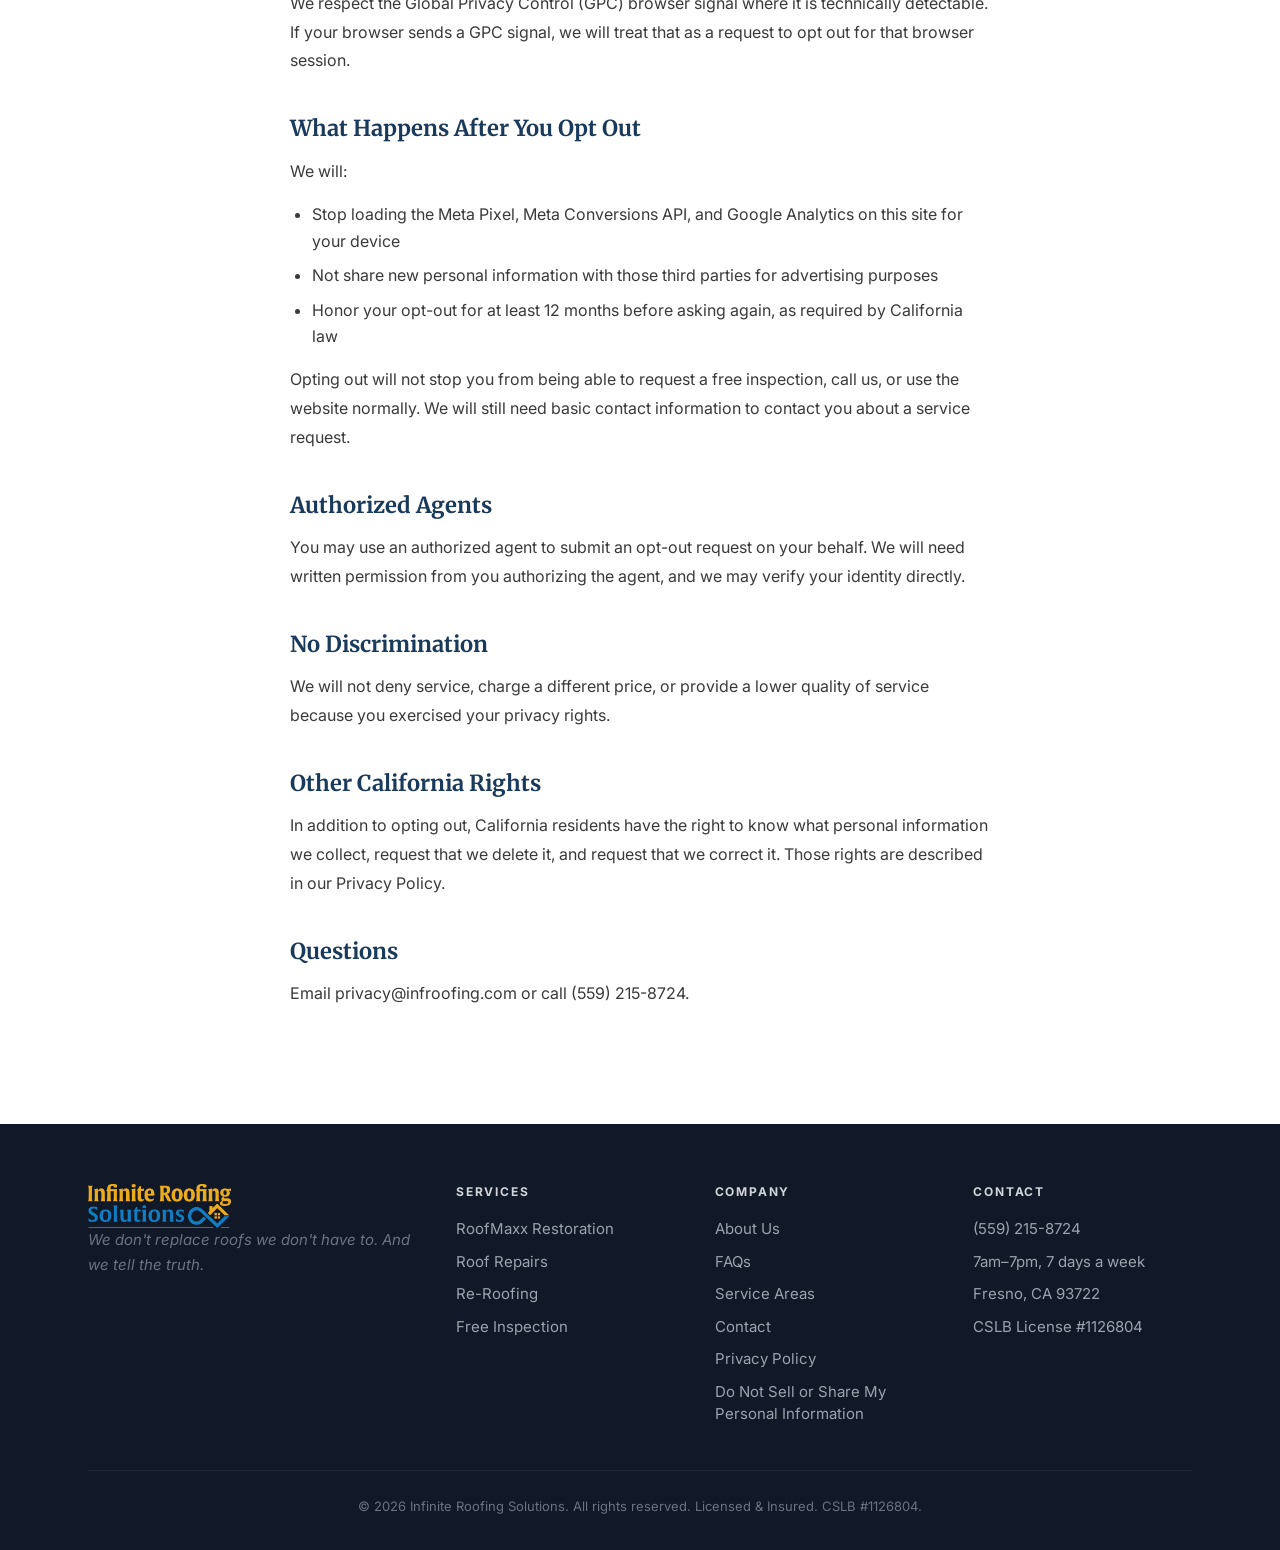
<file: do-not-sell/index.html>
<!DOCTYPE html>
<html lang="en">
<head>
  <meta charset="UTF-8">
  <meta name="viewport" content="width=device-width, initial-scale=1.0">
  <title>Do Not Sell or Share My Personal Information | Infinite Roofing Solutions</title>
  <meta name="description" content="California residents: how to opt out of the sale or sharing of your personal information by Infinite Roofing Solutions.">
  <link rel="canonical" href="https://infroofing.com/do-not-sell/">
  <meta name="robots" content="noindex">
  <link rel="preconnect" href="https://fonts.googleapis.com">
  <link rel="preconnect" href="https://fonts.gstatic.com" crossorigin>
  <link href="https://fonts.googleapis.com/css2?family=Inter:wght@400;500;600;700&family=Merriweather:ital,wght@0,400;0,700;1,400&display=swap" rel="stylesheet">
  <link rel="stylesheet" href="/assets/css/style.css">
  <link rel="stylesheet" href="/assets/css/consent.css">
  <script src="/assets/js/consent.js?v=1"></script>
</head>
<body>

  <header class="site-nav">
    <div class="container site-nav-inner">
      <a href="/" class="site-nav-logo"><img src="/assets/images/INF%20Roofing%20Logo.png" alt="Infinite Roofing Solutions"></a>
      <nav class="site-nav-links" aria-label="Main navigation">
        <a href="/roofmaxx/">RoofMaxx</a>
        <a href="/roof-repairs/">Repairs</a>
        <a href="/re-roofing/">Re-Roofing</a>
        <a href="/service-areas/">Service Areas</a>
        <a href="/about/">About</a>
        <a href="/faqs/">FAQs</a>
      </nav>
      <div class="site-nav-right">
        <a href="tel:5592158724" class="site-nav-phone">(559) 215-8724</a>
        <a href="/free-inspection/" class="site-nav-cta">Free Inspection</a>
      </div>
      <button class="site-nav-toggle" aria-label="Open menu" onclick="document.getElementById('siteMobileNav').classList.toggle('open');document.getElementById('siteNavOverlay').classList.toggle('open')">
        <svg width="22" height="22" viewBox="0 0 24 24" fill="none" stroke="currentColor" stroke-width="2.2"><line x1="3" x2="21" y1="6" y2="6"/><line x1="3" x2="21" y1="12" y2="12"/><line x1="3" x2="21" y1="18" y2="18"/></svg>
      </button>
    </div>
  </header>
  <div class="site-nav-overlay" id="siteNavOverlay" onclick="this.classList.remove('open');document.getElementById('siteMobileNav').classList.remove('open')"></div>
  <nav class="site-mobile-nav" id="siteMobileNav">
    <a href="/">Home</a>
    <a href="/roofmaxx/">RoofMaxx</a>
    <a href="/roof-repairs/">Repairs</a>
    <a href="/re-roofing/">Re-Roofing</a>
    <a href="/service-areas/">Service Areas</a>
    <a href="/about/">About</a>
    <a href="/faqs/">FAQs</a>
    <a href="/contact/">Contact</a>
    <a href="tel:5592158724" class="mobile-phone-link">(559) 215-8724</a>
    <a href="/free-inspection/" class="mobile-cta-link">Get Free Inspection</a>
  </nav>

  <section class="page-banner" style="padding:clamp(40px,5vw,60px) 0;">
    <div class="container">
      <h1 style="font-size:clamp(24px,3vw,36px);">Do Not Sell or Share My Personal Information</h1>
      <p style="font-size:16px;">For California residents, under the CCPA/CPRA</p>
    </div>
  </section>

  <section class="section">
    <div class="container">
      <div class="prose">
        <h2>Your Right to Opt Out</h2>
        <p>Under the California Consumer Privacy Act (CCPA), as amended by the California Privacy Rights Act (CPRA), California residents have the right to opt out of the "sale" or "sharing" of their personal information. Infinite Roofing Solutions does not sell your personal information for money. However, we do use third-party advertising and analytics tools (such as the Meta Pixel and Google Analytics) that, under California law, may be considered "sharing" of personal information for cross-context behavioral advertising.</p>
        <p>You can opt out at any time using one of the methods below. Your choice will be honored on this website and reflected in our records.</p>

        <h2>How to Opt Out</h2>
        <p>You have three options:</p>

        <h3>1. Use Our Cookie Consent Banner</h3>
        <p>If you have not already made a choice, the cookie banner at the bottom of any page lets you <strong>Decline</strong> non-essential cookies. Selecting Decline disables our advertising and analytics tools (Meta Pixel, Google Analytics) on your device for this website.</p>
        <p>If you have previously accepted and want to change your choice, you can clear your decision by opening your browser's developer console on infroofing.com and running:</p>
        <pre style="background:#f3f4f6;border:1px solid #d4d4d4;border-radius:6px;padding:12px 14px;font-size:13.5px;overflow:auto;">localStorage.removeItem('consent.v1'); location.reload();</pre>
        <p>The banner will reappear and you can choose Decline.</p>

        <h3>2. Send Us a Verifiable Opt-Out Request</h3>
        <p>Email us at <a href="mailto:privacy@infroofing.com">privacy@infroofing.com</a> with the subject line <strong>"Do Not Sell or Share — California Resident"</strong>. Please include:</p>
        <ul>
          <li>Your full name</li>
          <li>The phone number and/or email address you have used with us</li>
          <li>Confirmation that you are a California resident</li>
        </ul>
        <p>If you don't have email, you can call us at <a href="tel:5592158724">(559) 215-8724</a> and ask for the Privacy Request line. We will confirm your identity using information you have already given us so that we don't act on a request from someone other than you.</p>

        <h3>3. Use a Browser-Level Opt-Out Signal</h3>
        <p>We respect the Global Privacy Control (GPC) browser signal where it is technically detectable. If your browser sends a GPC signal, we will treat that as a request to opt out for that browser session.</p>

        <h2>What Happens After You Opt Out</h2>
        <p>We will:</p>
        <ul>
          <li>Stop loading the Meta Pixel, Meta Conversions API, and Google Analytics on this site for your device</li>
          <li>Not share new personal information with those third parties for advertising purposes</li>
          <li>Honor your opt-out for at least 12 months before asking again, as required by California law</li>
        </ul>
        <p>Opting out will not stop you from being able to request a free inspection, call us, or use the website normally. We will still need basic contact information to contact you about a service request.</p>

        <h2>Authorized Agents</h2>
        <p>You may use an authorized agent to submit an opt-out request on your behalf. We will need written permission from you authorizing the agent, and we may verify your identity directly.</p>

        <h2>No Discrimination</h2>
        <p>We will not deny service, charge a different price, or provide a lower quality of service because you exercised your privacy rights.</p>

        <h2>Other California Rights</h2>
        <p>In addition to opting out, California residents have the right to know what personal information we collect, request that we delete it, and request that we correct it. Those rights are described in our <a href="/privacy-policy/">Privacy Policy</a>.</p>

        <h2>Questions</h2>
        <p>Email <a href="mailto:privacy@infroofing.com">privacy@infroofing.com</a> or call <a href="tel:5592158724">(559) 215-8724</a>.</p>
      </div>
    </div>
  </section>

  <footer class="site-footer">
    <div class="container">
      <div class="foot-grid">
        <div class="foot-col foot-brand"><img src="/assets/images/INF%20Roofing%20Logo.png" alt="Infinite Roofing Solutions" class="foot-logo-main"><p class="foot-tagline">We don't replace roofs we don't have to. And we tell the truth.</p></div>
        <div class="foot-col"><h4>Services</h4><ul><li><a href="/roofmaxx/">RoofMaxx Restoration</a></li><li><a href="/roof-repairs/">Roof Repairs</a></li><li><a href="/re-roofing/">Re-Roofing</a></li><li><a href="/free-inspection/">Free Inspection</a></li></ul></div>
        <div class="foot-col"><h4>Company</h4><ul><li><a href="/about/">About Us</a></li><li><a href="/faqs/">FAQs</a></li><li><a href="/service-areas/">Service Areas</a></li><li><a href="/contact/">Contact</a></li><li><a href="/privacy-policy/">Privacy Policy</a></li><li><a href="/do-not-sell/">Do Not Sell or Share My Personal Information</a></li></ul></div>
        <div class="foot-col"><h4>Contact</h4><ul><li><a href="tel:5592158724">(559) 215-8724</a></li><li>7am–7pm, 7 days a week</li><li>Fresno, CA 93722</li><li>CSLB License #1126804</li></ul></div>
      </div>
      <div class="foot-bottom"><p>&copy; 2026 Infinite Roofing Solutions. All rights reserved. Licensed &amp; Insured. CSLB #1126804.</p></div>
    </div>
  </footer>

  <script>
    window.PAGE_CONFIG = { source:'site-do-not-sell', phoneRaw:'5592158724', phoneDisplay:'(559) 215-8724', webhookUrl:'' };
  </script>
  <script src="/assets/js/site.js?v=4"></script>
</body>
</html>
</file>
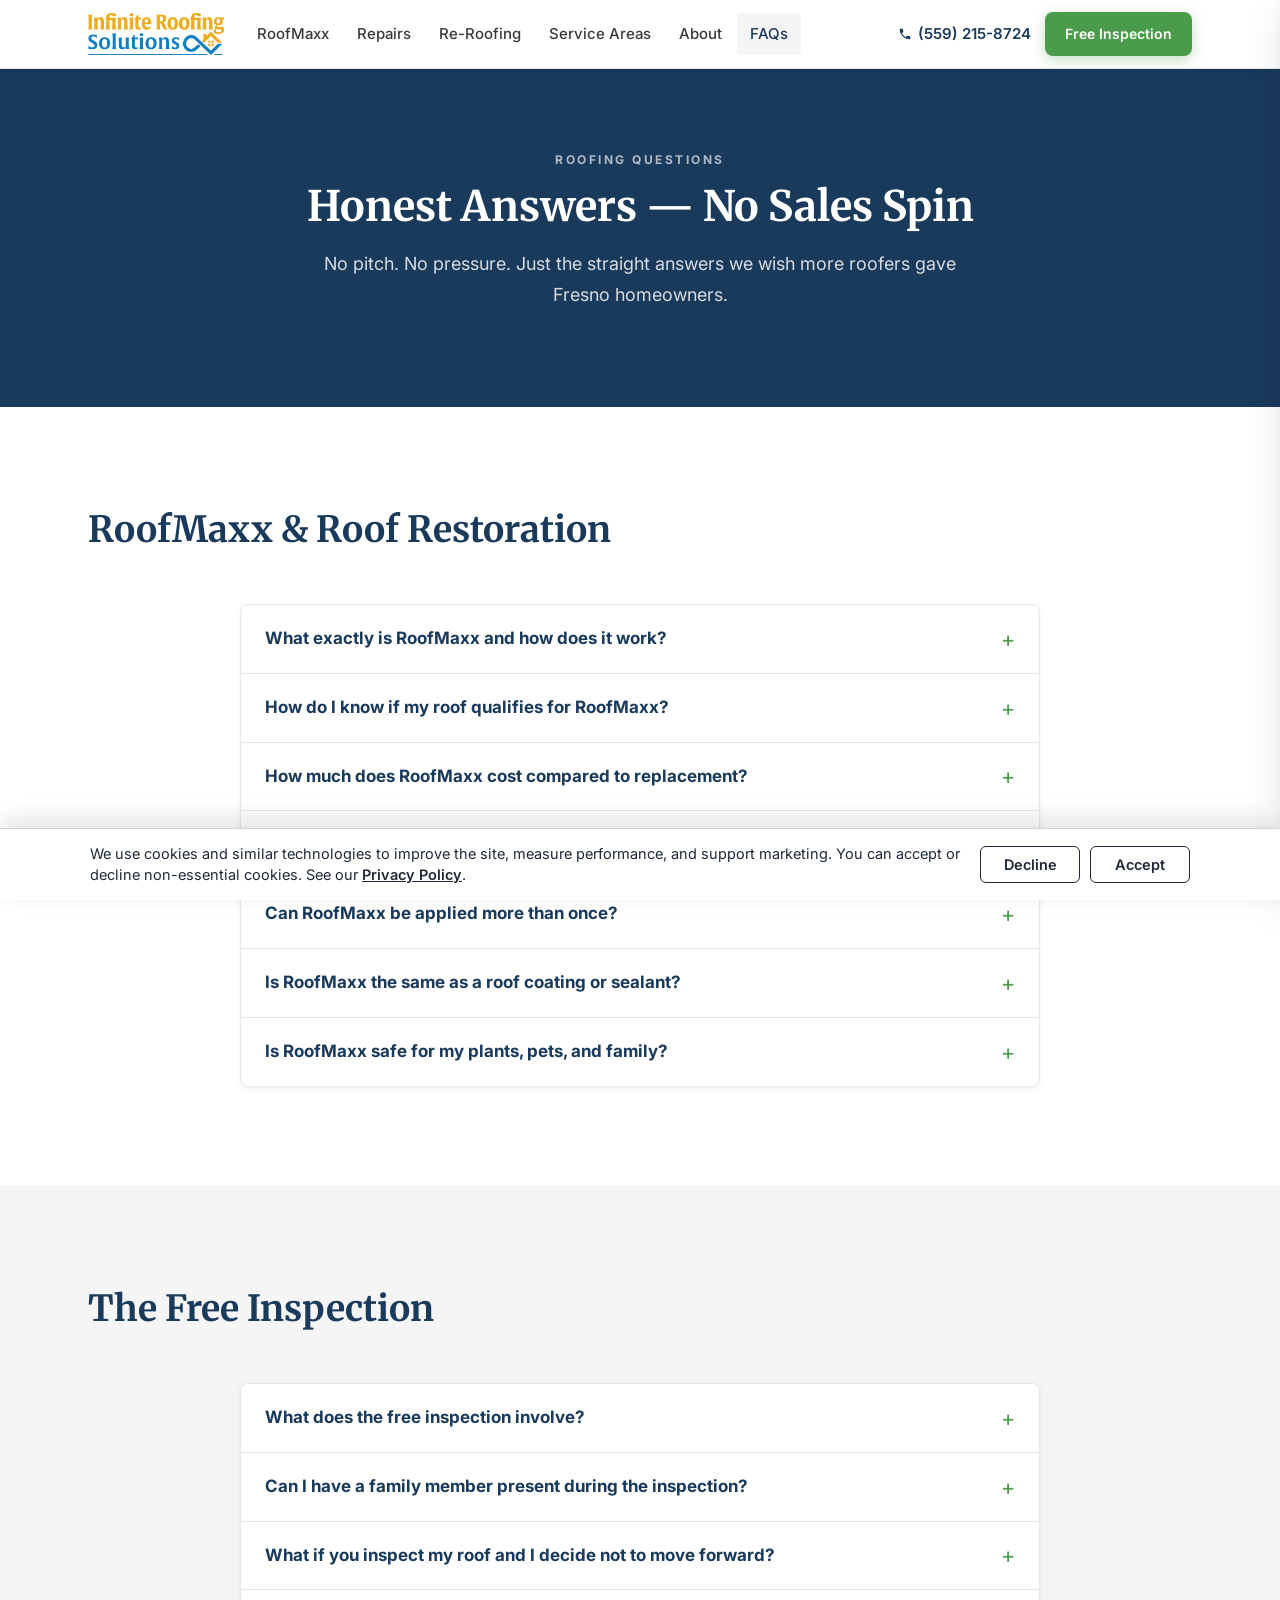
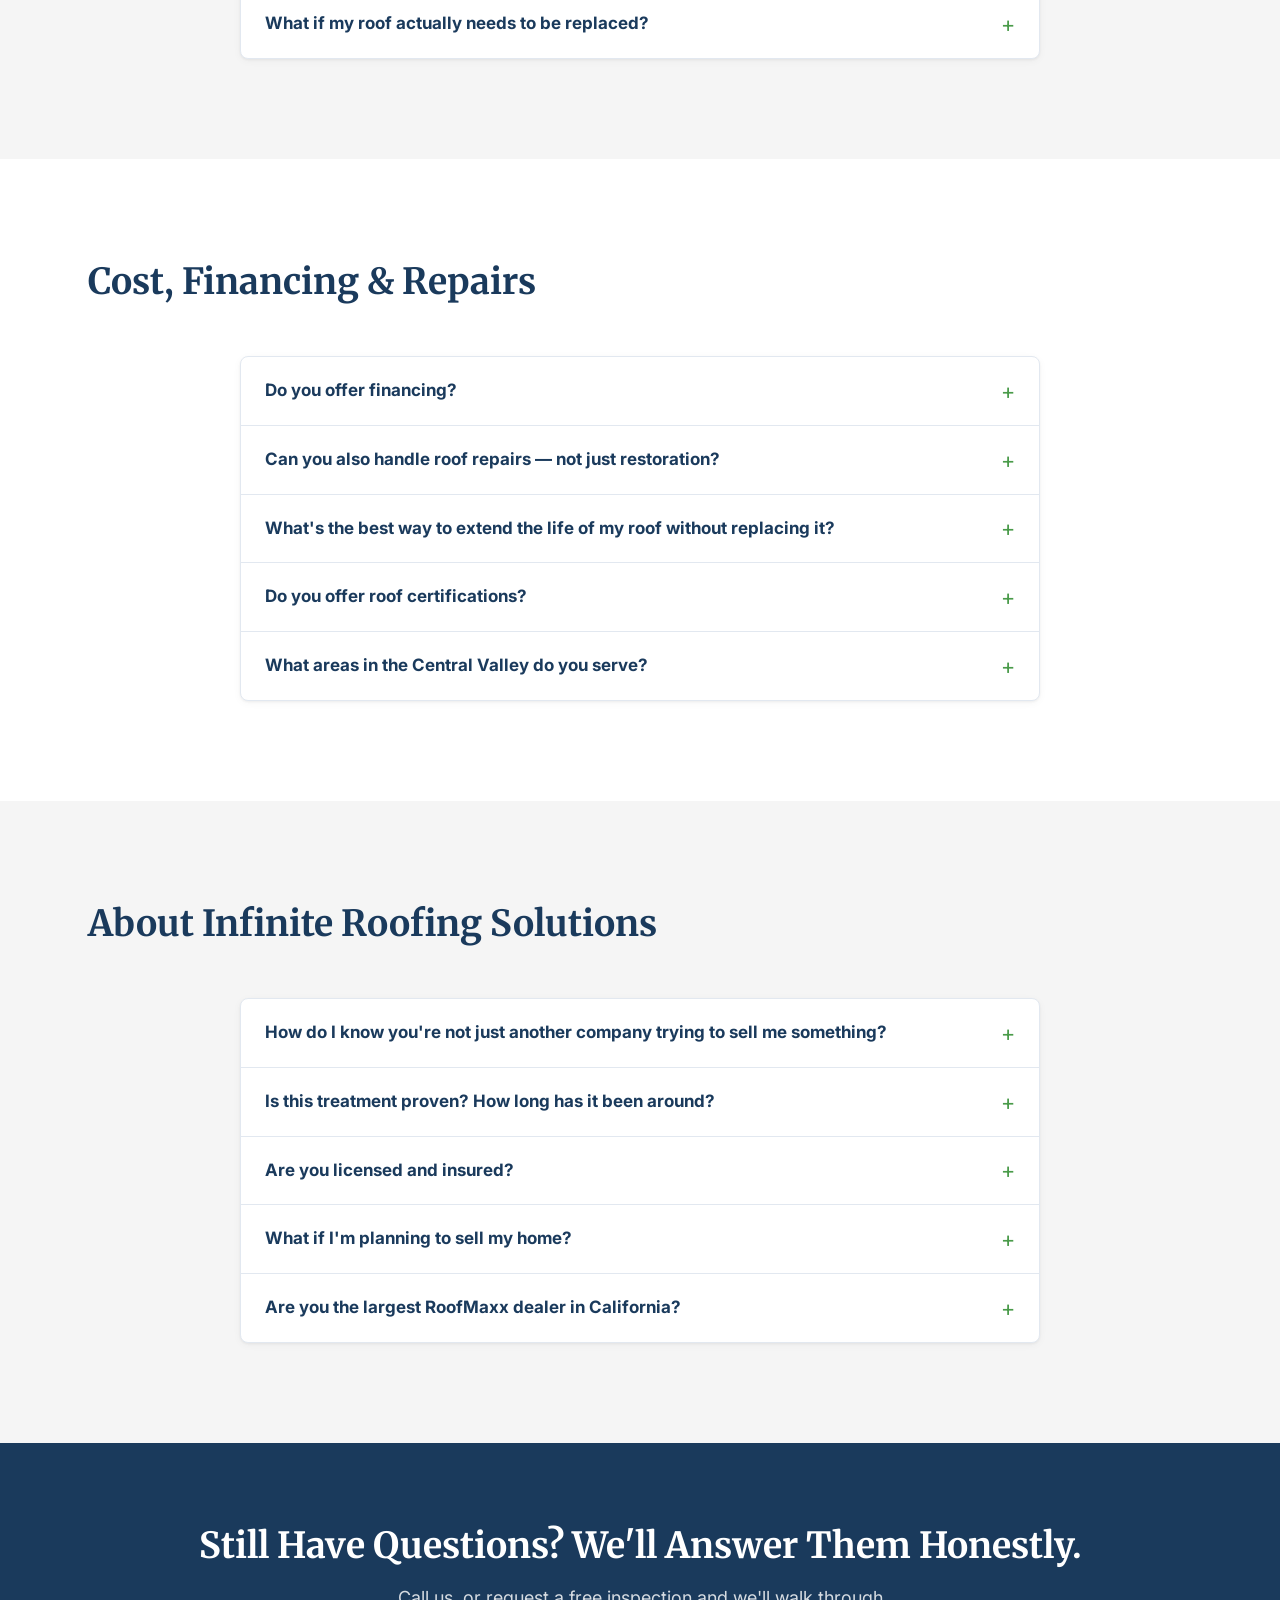
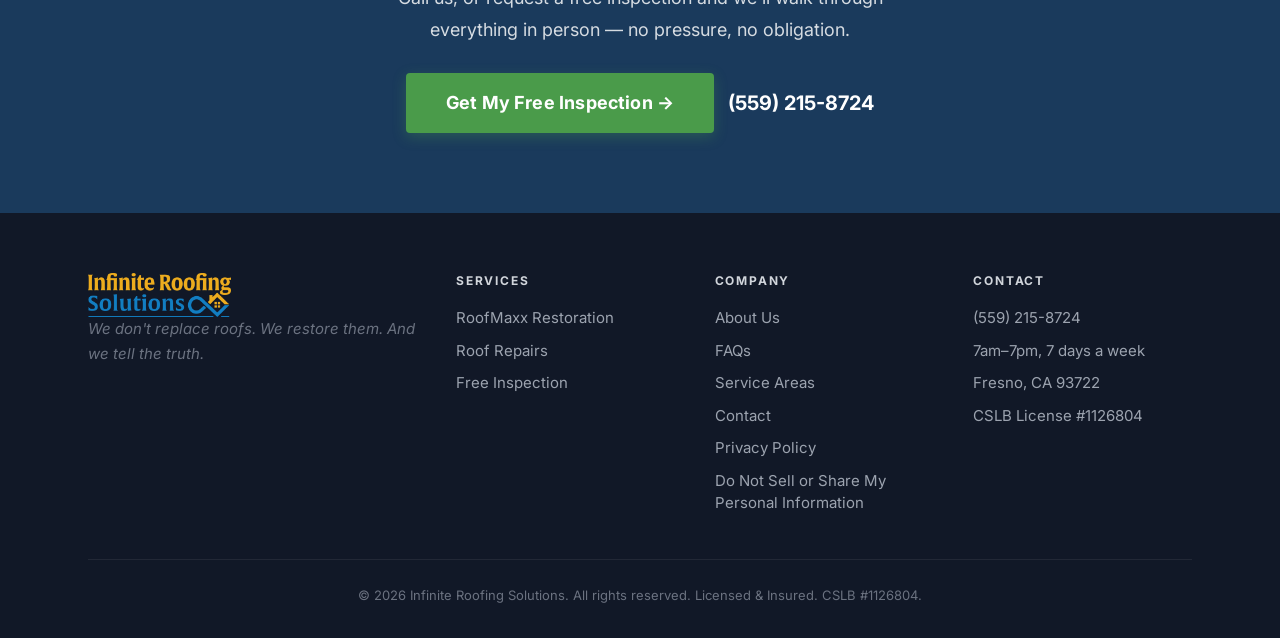
<file: faqs/index.html>
<!DOCTYPE html>
<html lang="en">
<head>
  <meta charset="UTF-8">
  <meta name="viewport" content="width=device-width, initial-scale=1.0">
  <title>Roofing FAQs — Honest Answers | Infinite Roofing Solutions Fresno</title>
  <meta name="description" content="Real answers to the questions Fresno homeowners ask most. RoofMaxx, roof restoration, repairs, cost, warranties — straight talk, no sales spin. CSLB #1126804.">
  <link rel="canonical" href="https://infroofing.com/faqs/">
  <link rel="preconnect" href="https://fonts.googleapis.com">
  <link rel="preconnect" href="https://fonts.gstatic.com" crossorigin>
  <link href="https://fonts.googleapis.com/css2?family=Inter:wght@400;500;600;700&family=Merriweather:ital,wght@0,400;0,700;1,400&display=swap" rel="stylesheet">
  <link rel="stylesheet" href="/assets/css/style.css">
  <link rel="stylesheet" href="/assets/css/consent.css">
  <script src="/assets/js/consent.js?v=1"></script>
</head>
<body>

  <div class="mobile-sticky">
    <a href="tel:5592158724" class="mobile-call">
      <svg width="17" height="17" viewBox="0 0 24 24" fill="currentColor"><path d="M6.62 10.79c1.44 2.83 3.76 5.14 6.59 6.59l2.2-2.2c.27-.27.67-.36 1.02-.24 1.12.37 2.33.57 3.57.57.55 0 1 .45 1 1V20c0 .55-.45 1-1 1-9.39 0-17-7.61-17-17 0-.55.45-1 1-1h3.5c.55 0 1 .45 1 1 0 1.25.2 2.45.57 3.57.11.35.03.74-.25 1.02l-2.2 2.2z"/></svg>
      Call Now
    </a>
    <a href="/free-inspection/" class="mobile-form">Free Inspection</a>
  </div>

  <header class="site-nav">
    <div class="container site-nav-inner">
      <a href="/" class="site-nav-logo"><img src="/assets/images/INF%20Roofing%20Logo.png" alt="Infinite Roofing Solutions"></a>
      <nav class="site-nav-links" aria-label="Main navigation">
        <a href="/roofmaxx/">RoofMaxx</a>
        <a href="/roof-repairs/">Repairs</a>
        <a href="/re-roofing/">Re-Roofing</a>
        <a href="/service-areas/">Service Areas</a>
        <a href="/about/">About</a>
        <a href="/faqs/" class="active">FAQs</a>
      </nav>
      <div class="site-nav-right">
        <a href="tel:5592158724" class="site-nav-phone">
          <svg width="14" height="14" viewBox="0 0 24 24" fill="currentColor"><path d="M6.62 10.79c1.44 2.83 3.76 5.14 6.59 6.59l2.2-2.2c.27-.27.67-.36 1.02-.24 1.12.37 2.33.57 3.57.57.55 0 1 .45 1 1V20c0 .55-.45 1-1 1-9.39 0-17-7.61-17-17 0-.55.45-1 1-1h3.5c.55 0 1 .45 1 1 0 1.25.2 2.45.57 3.57.11.35.03.74-.25 1.02l-2.2 2.2z"/></svg>
          (559) 215-8724
        </a>
        <a href="/free-inspection/" class="site-nav-cta">Free Inspection</a>
      </div>
      <button class="site-nav-toggle" aria-label="Open menu" onclick="document.getElementById('siteMobileNav').classList.toggle('open');document.getElementById('siteNavOverlay').classList.toggle('open')">
        <svg width="22" height="22" viewBox="0 0 24 24" fill="none" stroke="currentColor" stroke-width="2.2"><line x1="3" x2="21" y1="6" y2="6"/><line x1="3" x2="21" y1="12" y2="12"/><line x1="3" x2="21" y1="18" y2="18"/></svg>
      </button>
    </div>
  </header>
  <div class="site-nav-overlay" id="siteNavOverlay" onclick="this.classList.remove('open');document.getElementById('siteMobileNav').classList.remove('open')"></div>
  <nav class="site-mobile-nav" id="siteMobileNav">
    <a href="/">Home</a>
    <a href="/roofmaxx/">RoofMaxx</a>
    <a href="/roof-repairs/">Repairs</a>
        <a href="/re-roofing/">Re-Roofing</a>
    <a href="/service-areas/">Service Areas</a>
    <a href="/about/">About</a>
    <a href="/faqs/">FAQs</a>
    <a href="/contact/">Contact</a>
    <a href="tel:5592158724" class="mobile-phone-link">(559) 215-8724 — Call Now</a>
    <a href="/free-inspection/" class="mobile-cta-link">Get Free Inspection</a>
  </nav>

  <!-- PAGE BANNER -->
  <section class="page-banner">
    <div class="container">
      <span class="eyebrow">Roofing Questions</span>
      <h1>Honest Answers — No Sales Spin</h1>
      <p>No pitch. No pressure. Just the straight answers we wish more roofers gave Fresno homeowners.</p>
    </div>
  </section>

  <!-- RoofMaxx FAQs -->
  <section class="section">
    <div class="container">
      <h2 class="section-heading reveal">RoofMaxx &amp; Roof Restoration</h2>
      <div class="faq-list reveal">
        <div class="faq-item">
          <button class="faq-q" aria-expanded="false">What exactly is RoofMaxx and how does it work?</button>
          <div class="faq-a"><p>RoofMaxx is a bio-based oil treatment developed by scientists from Battelle Memorial Institute — the same institute that developed Febreze for Procter &amp; Gamble. As asphalt shingles age, they lose their natural oils and become brittle. RoofMaxx replaces those oils at the molecular level, restoring flexibility and extending the life of the shingles by up to 5 years per treatment. The formula is EPA-registered, USDA BioPreferred, and backed by independent lab testing.</p></div>
        </div>
        <div class="faq-item">
          <button class="faq-q" aria-expanded="false">How do I know if my roof qualifies for RoofMaxx?</button>
          <div class="faq-a"><p>RoofMaxx works on asphalt shingles that still have their structural integrity — no missing shingles, no exposed deck boards, no active leaks through the structure. The treatment restores flexibility; it can't fix shingles that have already crumbled or failed. We assess this during your free inspection. Roughly 85% of roofs we inspect qualify. If yours doesn't, we'll tell you upfront.</p></div>
        </div>
        <div class="faq-item">
          <button class="faq-q" aria-expanded="false">How much does RoofMaxx cost compared to replacement?</button>
          <div class="faq-a"><p>A RoofMaxx treatment for a typical Fresno home costs around $5,200. A full asphalt shingle replacement runs $35,000–$45,000 for the same home. If your roof qualifies for treatment — and most do — you're looking at saving $30,000–$40,000 while getting 5 more years of life per treatment, repeatable up to three times. The math is straightforward.</p></div>
        </div>
        <div class="faq-item">
          <button class="faq-q" aria-expanded="false">Does RoofMaxx come with a warranty?</button>
          <div class="faq-a"><p>Yes. Every RoofMaxx treatment comes with a 5-year transferable warranty. If you sell your home, the warranty transfers to the new owner — which can be a real selling point. We're a RoofMaxx 5-Star Certified dealer, so your warranty is backed directly by the manufacturer.</p></div>
        </div>
        <div class="faq-item">
          <button class="faq-q" aria-expanded="false">Can RoofMaxx be applied more than once?</button>
          <div class="faq-a"><p>Yes — up to three treatments total, each extending roof life by 5 years. That's a potential 15 additional years on a roof that might otherwise need replacement now. After the third treatment, the shingles have typically reached the end of their viable life and replacement becomes the right call. We'll tell you honestly when you're at that point.</p></div>
        </div>
        <div class="faq-item">
          <button class="faq-q" aria-expanded="false">Is RoofMaxx the same as a roof coating or sealant?</button>
          <div class="faq-a"><p>No. Coatings sit on top of shingles like paint. RoofMaxx penetrates <em>into</em> your shingles, restoring the oils from the inside out. It doesn't change your roof's appearance, won't crack or peel, and actually makes your shingles flexible again rather than just sealing the surface.</p></div>
        </div>
        <div class="faq-item">
          <button class="faq-q" aria-expanded="false">Is RoofMaxx safe for my plants, pets, and family?</button>
          <div class="faq-a"><p>Yes. RoofMaxx is a USDA BioPreferred product made from plant-based materials. It's non-toxic, non-flammable, and safe for people, pets, plants, and the environment. It's also been shown to improve a shingle's fire resistance rating.</p></div>
        </div>
      </div>
    </div>
  </section>

  <!-- Inspection FAQs -->
  <section class="section section-alt">
    <div class="container">
      <h2 class="section-heading reveal">The Free Inspection</h2>
      <div class="faq-list reveal">
        <div class="faq-item">
          <button class="faq-q" aria-expanded="false">What does the free inspection involve?</button>
          <div class="faq-a"><p>Our inspector walks your roof and examines shingle condition, granule loss, flashing, gutters, and any visible structural issues. The entire inspection typically takes 30–45 minutes. We'll walk you through our findings in plain language, explain exactly what we see, and give you our honest recommendation — even if that recommendation is to call a replacement contractor.</p></div>
        </div>
        <div class="faq-item">
          <button class="faq-q" aria-expanded="false">Can I have a family member present during the inspection?</button>
          <div class="faq-a"><p>Absolutely — we encourage it. Whether it's your spouse, adult child, or trusted neighbor, we want everyone who matters to you to hear the same honest assessment. We're not going anywhere, and we don't use urgency tactics. Take all the time you need.</p></div>
        </div>
        <div class="faq-item">
          <button class="faq-q" aria-expanded="false">What if you inspect my roof and I decide not to move forward?</button>
          <div class="faq-a"><p>That's completely fine. The inspection is free with no obligation. We'll give you our honest assessment and leave you to make your own decision. No follow-up pressure. No high-pressure callbacks. We'd rather lose the job than give you advice that isn't right for your situation.</p></div>
        </div>
        <div class="faq-item">
          <button class="faq-q" aria-expanded="false">What if my roof actually needs to be replaced?</button>
          <div class="faq-a"><p>We'll tell you that clearly. We don't do replacements, so we have nothing to gain from recommending one. If replacement is the honest answer, we'll explain why and recommend you get quotes from reputable replacement contractors. We'd rather give you that answer than take your money for a treatment that isn't the right solution.</p></div>
        </div>
      </div>
    </div>
  </section>

  <!-- Cost, Financing & Repairs FAQs -->
  <section class="section">
    <div class="container">
      <h2 class="section-heading reveal">Cost, Financing &amp; Repairs</h2>
      <div class="faq-list reveal">
        <div class="faq-item">
          <button class="faq-q" aria-expanded="false">Do you offer financing?</button>
          <div class="faq-a"><p>Yes. We partner with GreenSky, GoodLeap, and Wisetack to offer flexible payment plans. If you'd rather not pay $5,200 upfront, ask about our financing options during your free inspection and we'll walk you through what's available.</p></div>
        </div>
        <div class="faq-item">
          <button class="faq-q" aria-expanded="false">Can you also handle roof repairs — not just restoration?</button>
          <div class="faq-a"><p>Yes. We handle repairs including roof leaks, damaged flashing, storm damage, fascia repair, and skylight or solar panel leaks. If your roof needs targeted repairs in addition to a RoofMaxx treatment — or instead of one — we'll assess everything during the free inspection and give you a clear recommendation.</p></div>
        </div>
        <div class="faq-item">
          <button class="faq-q" aria-expanded="false">What's the best way to extend the life of my roof without replacing it?</button>
          <div class="faq-a"><p>The most cost-effective combination is a RoofMaxx treatment plus regular roof cleaning. Fresno's extreme summer heat and UV exposure degrade shingles faster than in milder climates. Treating and cleaning your roof every 5 years is far less expensive than replacement — and on most homes, it's the right call by a wide margin.</p></div>
        </div>
        <div class="faq-item">
          <button class="faq-q" aria-expanded="false">Do you offer roof certifications?</button>
          <div class="faq-a"><p>Yes. As a licensed roofing contractor (CSLB #1126804), we can provide a full written roof certification documenting your roof's condition. In California, this is commonly required by insurance companies and during real estate transactions. Ask about this service during your inspection.</p></div>
        </div>
        <div class="faq-item">
          <button class="faq-q" aria-expanded="false">What areas in the Central Valley do you serve?</button>
          <div class="faq-a"><p>We serve Fresno, Clovis, Visalia, Madera, Tulare, Hanford, Merced, Modesto, Stockton, Bakersfield, and dozens of surrounding communities throughout California's Central Valley. If you're not sure whether we cover your area, call us at (559) 215-8724 — we almost certainly do.</p></div>
        </div>
      </div>
    </div>
  </section>

  <!-- About / Trust FAQs -->
  <section class="section section-alt">
    <div class="container">
      <h2 class="section-heading reveal">About Infinite Roofing Solutions</h2>
      <div class="faq-list reveal">
        <div class="faq-item">
          <button class="faq-q" aria-expanded="false">How do I know you're not just another company trying to sell me something?</button>
          <div class="faq-a"><p>Because we can't sell you the expensive thing. Infinite Roofing Solutions doesn't do roof replacements. If your roof needs replacing, we literally cannot help you — and we'll tell you to call someone else. We have no financial incentive to recommend anything other than what's actually right for your roof. When we say your roof qualifies for RoofMaxx, it's because it does.</p></div>
        </div>
        <div class="faq-item">
          <button class="faq-q" aria-expanded="false">Is this treatment proven? How long has it been around?</button>
          <div class="faq-a"><p>The science behind RoofMaxx has been proven for over 15 years. The treatment uses soy methyl ester emulsion (SMEE) technology — the same chemistry in high-performance Goodyear tires. Over 100,000 roofs have been treated nationwide. Independent lab tests confirm improvements in flexibility, water resistance, and fire resistance.</p></div>
        </div>
        <div class="faq-item">
          <button class="faq-q" aria-expanded="false">Are you licensed and insured?</button>
          <div class="faq-a"><p>Yes. Infinite Roofing Solutions holds CSLB License #1126804. We're fully licensed, bonded, and insured. Every member of our team is OSHA-trained and background-checked. You're protected on every job.</p></div>
        </div>
        <div class="faq-item">
          <button class="faq-q" aria-expanded="false">What if I'm planning to sell my home?</button>
          <div class="faq-a"><p>The 5-year warranty is fully transferable to the new owner. This can be a genuine selling point — buyers get documented peace of mind about the roof's condition. Many of our customers have used RoofMaxx specifically to protect their home's value before listing.</p></div>
        </div>
        <div class="faq-item">
          <button class="faq-q" aria-expanded="false">Are you the largest RoofMaxx dealer in California?</button>
          <div class="faq-a"><p>We are one of a select group of 5-Star Certified RoofMaxx dealers in California's Central Valley. That certification means we've been trained and authorized directly by RoofMaxx, and our warranty is backed by the manufacturer — not just our word.</p></div>
        </div>
      </div>
    </div>
  </section>

  <!-- CTA BAND -->
  <section class="cta-band">
    <div class="container">
      <h2>Still Have Questions? We'll Answer Them Honestly.</h2>
      <p>Call us, or request a free inspection and we'll walk through everything in person — no pressure, no obligation.</p>
      <div class="cta-band-actions">
        <a href="/free-inspection/" class="btn btn-lg">Get My Free Inspection &rarr;</a>
        <a href="tel:5592158724" class="cta-band-phone">(559) 215-8724</a>
      </div>
    </div>
  </section>

  <footer class="site-footer">
    <div class="container">
      <div class="foot-grid">
        <div class="foot-col foot-brand">
          <img src="/assets/images/INF%20Roofing%20Logo.png" alt="Infinite Roofing Solutions" class="foot-logo-main">
          <p class="foot-tagline">We don't replace roofs. We restore them. And we tell the truth.</p>
        </div>
        <div class="foot-col"><h4>Services</h4><ul><li><a href="/roofmaxx/">RoofMaxx Restoration</a></li><li><a href="/roof-repairs/">Roof Repairs</a></li><li><a href="/free-inspection/">Free Inspection</a></li></ul></div>
        <div class="foot-col"><h4>Company</h4><ul><li><a href="/about/">About Us</a></li><li><a href="/faqs/">FAQs</a></li><li><a href="/service-areas/">Service Areas</a></li><li><a href="/contact/">Contact</a></li><li><a href="/privacy-policy/">Privacy Policy</a></li><li><a href="/do-not-sell/">Do Not Sell or Share My Personal Information</a></li></ul></div>
        <div class="foot-col"><h4>Contact</h4><ul><li><a href="tel:5592158724">(559) 215-8724</a></li><li>7am–7pm, 7 days a week</li><li>Fresno, CA 93722</li><li>CSLB License #1126804</li></ul></div>
      </div>
      <div class="foot-bottom"><p>&copy; 2026 Infinite Roofing Solutions. All rights reserved. Licensed &amp; Insured. CSLB #1126804.</p></div>
    </div>
  </footer>

  <script>
    const obs = new IntersectionObserver(entries => {
      entries.forEach(e => { if(e.isIntersecting){ e.target.classList.add('is-visible'); obs.unobserve(e.target); }});
    }, {threshold:0.08, rootMargin:'0px 0px -32px 0px'});
    document.querySelectorAll('.reveal').forEach(el => obs.observe(el));
    document.querySelectorAll('.faq-q').forEach(btn => {
      btn.addEventListener('click', () => {
        const item = btn.closest('.faq-item');
        const isOpen = item.classList.contains('active');
        document.querySelectorAll('.faq-item.active').forEach(o => { o.classList.remove('active'); o.querySelector('.faq-q').setAttribute('aria-expanded','false'); });
        if(!isOpen){ item.classList.add('active'); btn.setAttribute('aria-expanded','true'); }
      });
    });
  </script>
  <script>
    window.PAGE_CONFIG = { source:'site-faqs', phoneRaw:'5592158724', phoneDisplay:'(559) 215-8724', webhookUrl:'https://hooks.zapier.com/hooks/catch/12412478/u7ya0f6/' };
  </script>
  <script src="/assets/js/site.js?v=4"></script>
</body>
</html>
</file>
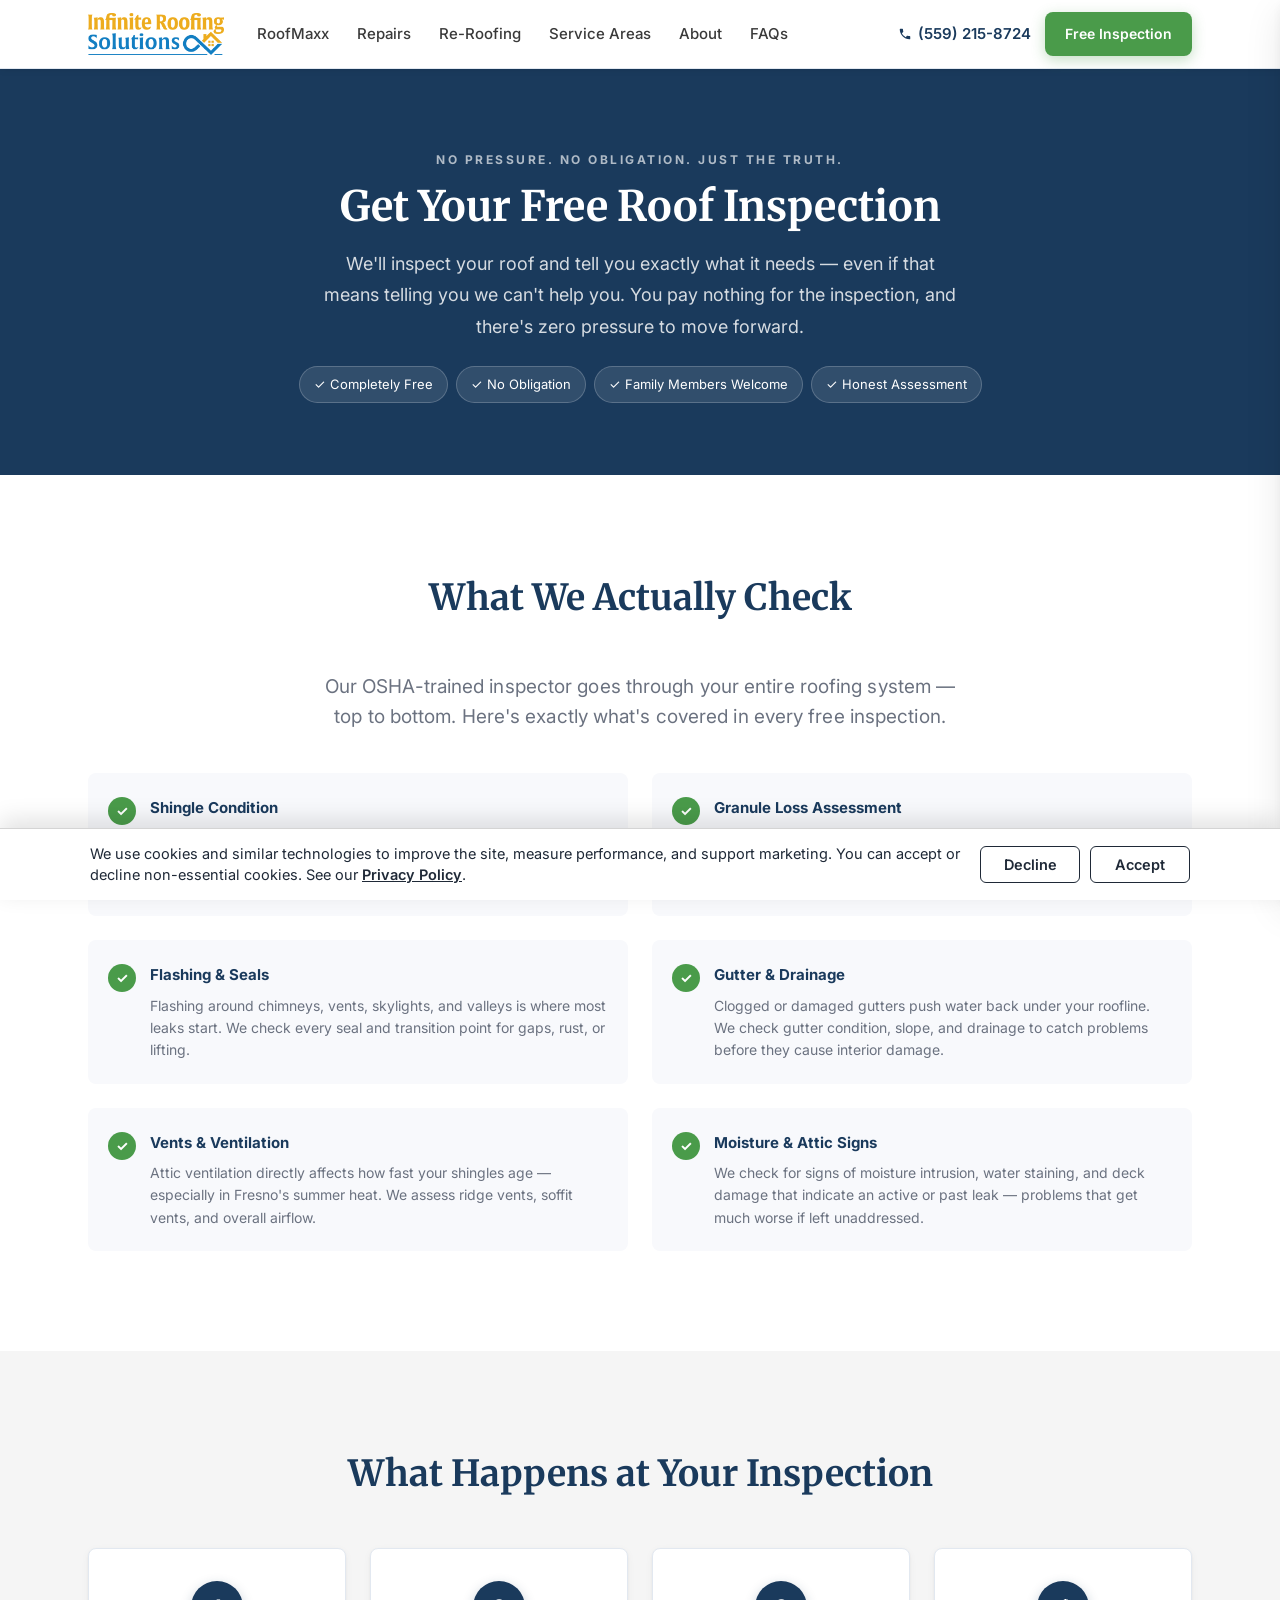
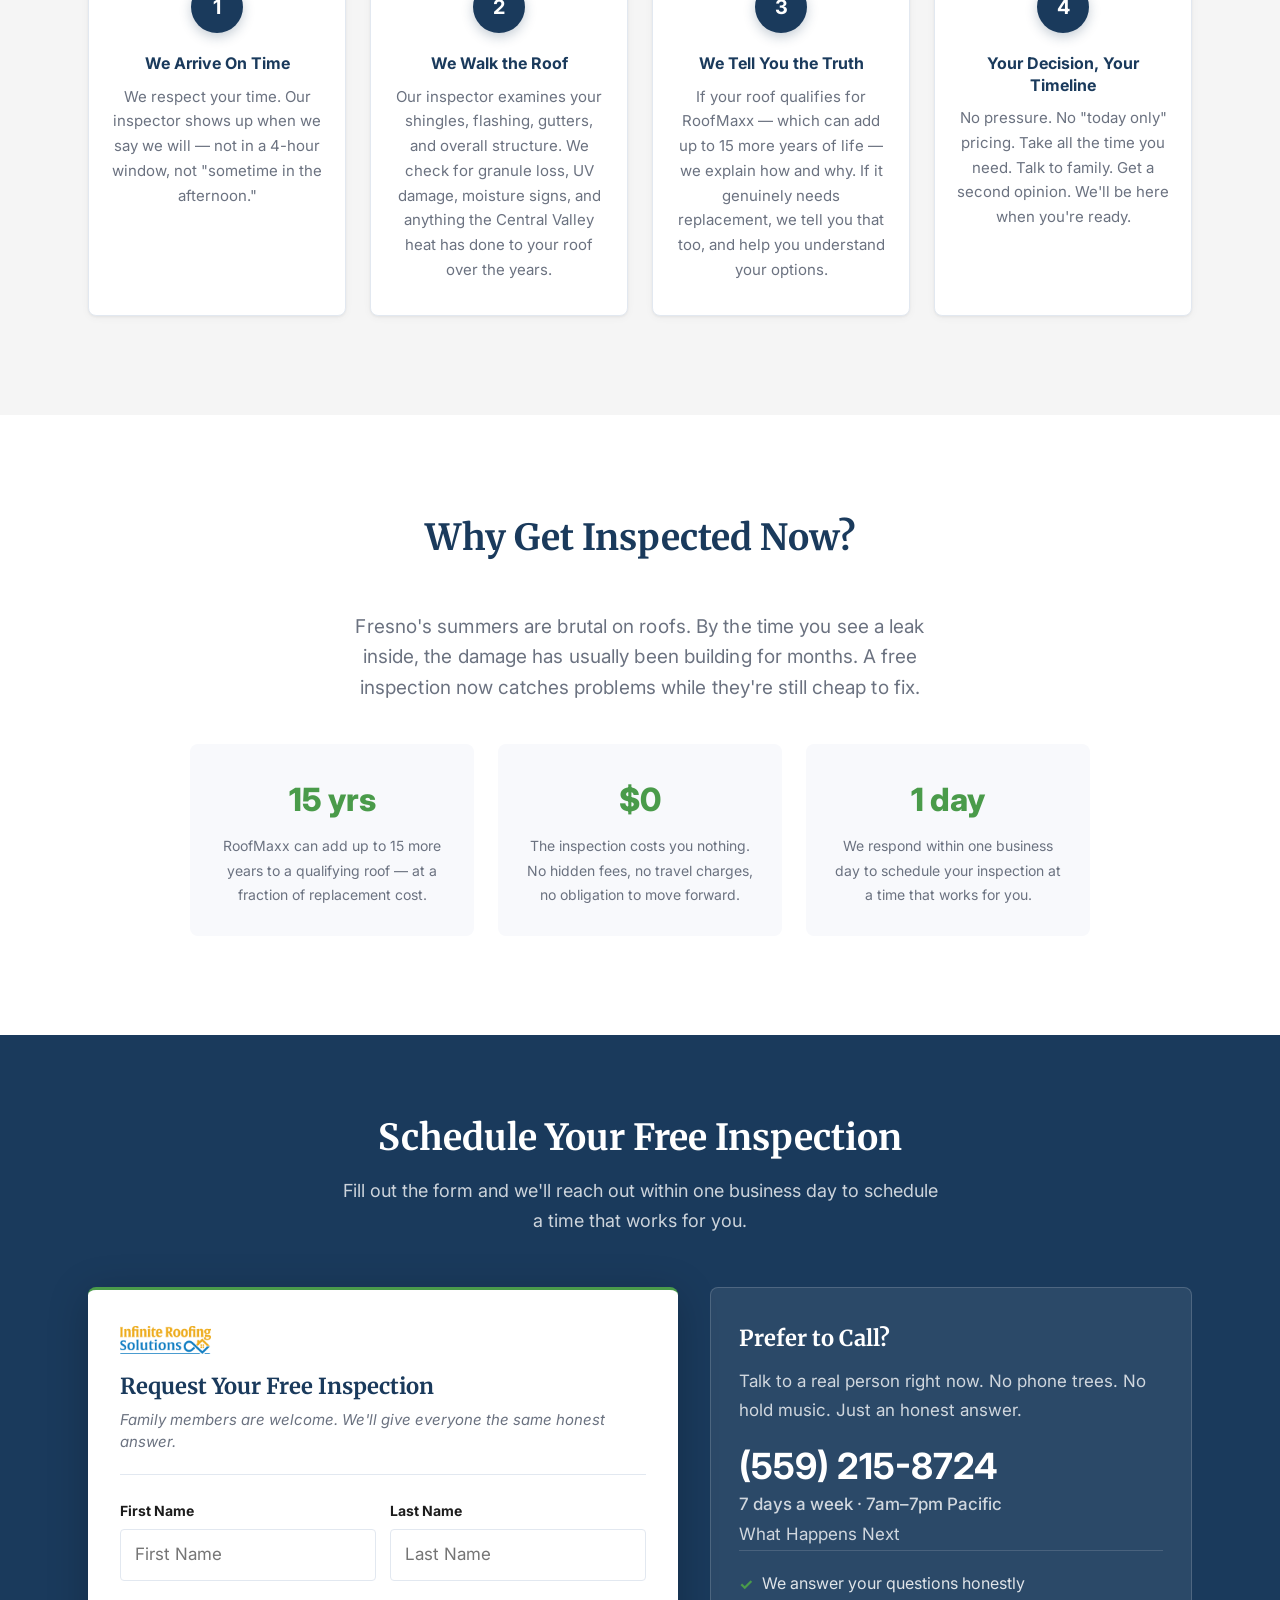
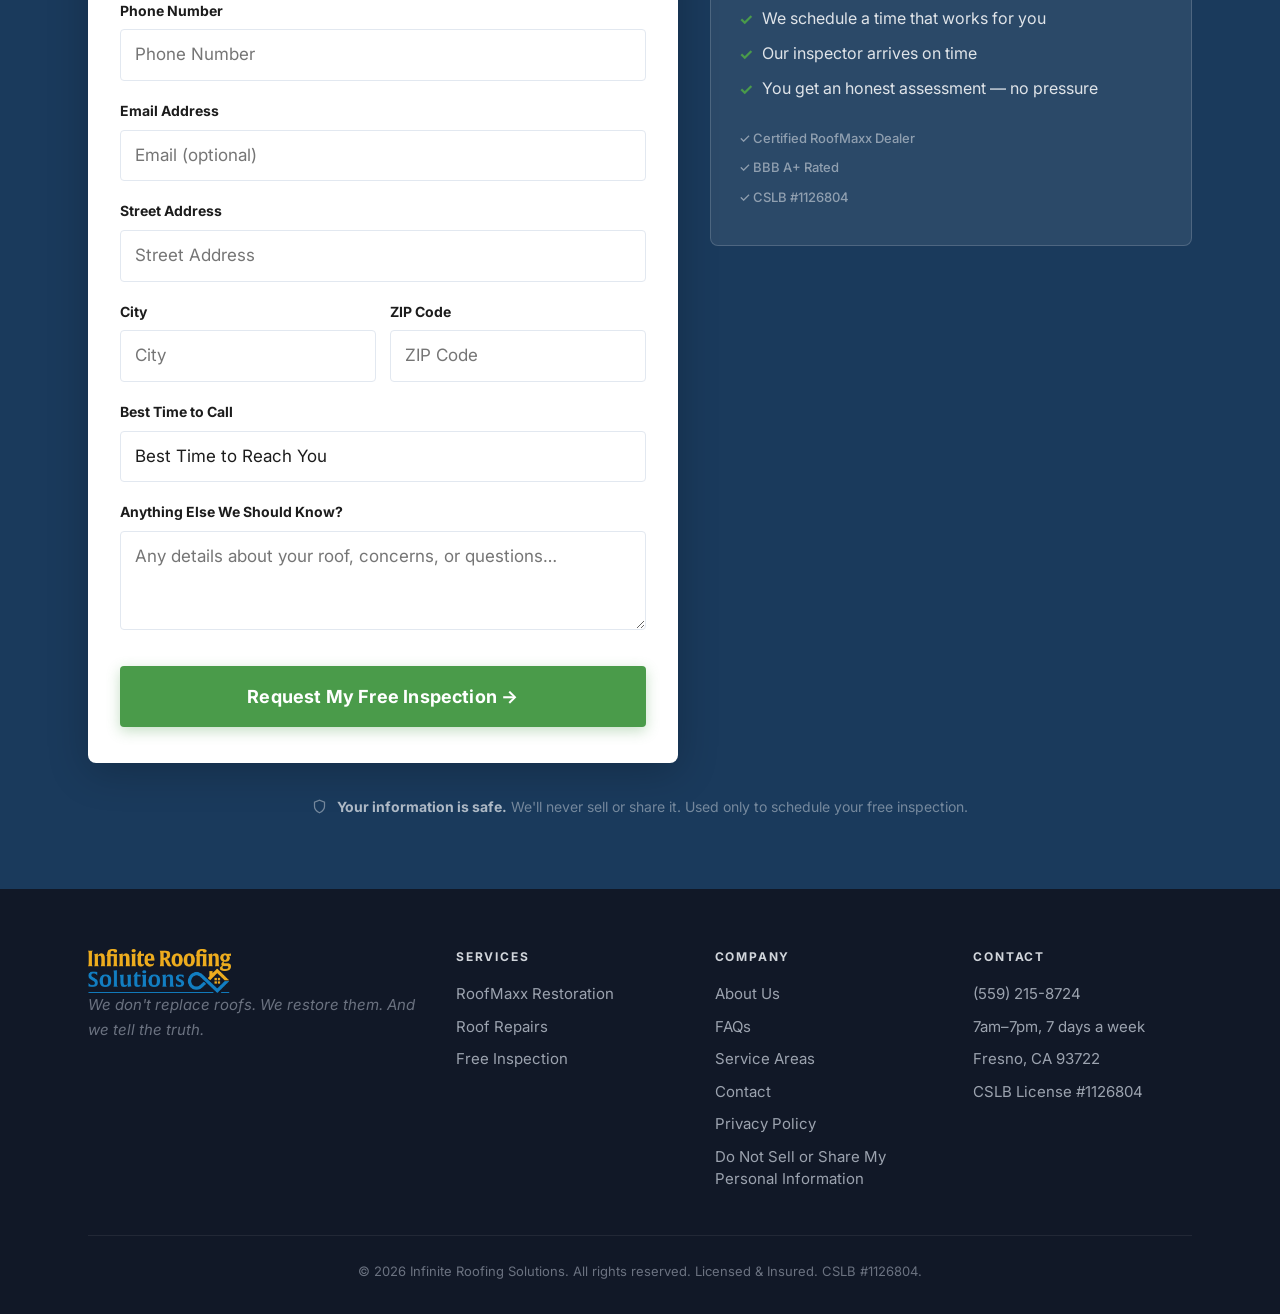
<file: free-inspection/index.html>
<!DOCTYPE html>
<html lang="en">
<head>
  <meta charset="UTF-8">
  <meta name="viewport" content="width=device-width, initial-scale=1.0">
  <title>Free Roof Inspection Fresno | Infinite Roofing Solutions | CSLB #1126804</title>
  <meta name="description" content="Schedule your free, no-pressure roof inspection in Fresno and the Central Valley. We'll tell you honestly what your roof needs — even if that answer costs us the job.">
  <link rel="canonical" href="https://infroofing.com/free-inspection/">
  <link rel="preconnect" href="https://fonts.googleapis.com">
  <link rel="preconnect" href="https://fonts.gstatic.com" crossorigin>
  <link href="https://fonts.googleapis.com/css2?family=Inter:wght@400;500;600;700&family=Merriweather:ital,wght@0,400;0,700;1,400&display=swap" rel="stylesheet">
  <link rel="stylesheet" href="/assets/css/style.css">
  <link rel="stylesheet" href="/assets/css/consent.css">
  <script src="/assets/js/consent.js?v=1"></script>
</head>
<body>

  <div class="mobile-sticky">
    <a href="tel:5592158724" class="mobile-call">
      <svg width="17" height="17" viewBox="0 0 24 24" fill="currentColor"><path d="M6.62 10.79c1.44 2.83 3.76 5.14 6.59 6.59l2.2-2.2c.27-.27.67-.36 1.02-.24 1.12.37 2.33.57 3.57.57.55 0 1 .45 1 1V20c0 .55-.45 1-1 1-9.39 0-17-7.61-17-17 0-.55.45-1 1-1h3.5c.55 0 1 .45 1 1 0 1.25.2 2.45.57 3.57.11.35.03.74-.25 1.02l-2.2 2.2z"/></svg>
      Call Now
    </a>
    <a href="#inspection-form" class="mobile-form">Request Inspection</a>
  </div>

  <header class="site-nav">
    <div class="container site-nav-inner">
      <a href="/" class="site-nav-logo"><img src="/assets/images/INF%20Roofing%20Logo.png" alt="Infinite Roofing Solutions"></a>
      <nav class="site-nav-links" aria-label="Main navigation">
        <a href="/roofmaxx/">RoofMaxx</a>
        <a href="/roof-repairs/">Repairs</a>
        <a href="/re-roofing/">Re-Roofing</a>
        <a href="/service-areas/">Service Areas</a>
        <a href="/about/">About</a>
        <a href="/faqs/">FAQs</a>
      </nav>
      <div class="site-nav-right">
        <a href="tel:5592158724" class="site-nav-phone">
          <svg width="14" height="14" viewBox="0 0 24 24" fill="currentColor"><path d="M6.62 10.79c1.44 2.83 3.76 5.14 6.59 6.59l2.2-2.2c.27-.27.67-.36 1.02-.24 1.12.37 2.33.57 3.57.57.55 0 1 .45 1 1V20c0 .55-.45 1-1 1-9.39 0-17-7.61-17-17 0-.55.45-1 1-1h3.5c.55 0 1 .45 1 1 0 1.25.2 2.45.57 3.57.11.35.03.74-.25 1.02l-2.2 2.2z"/></svg>
          (559) 215-8724
        </a>
        <a href="#inspection-form" class="site-nav-cta">Free Inspection</a>
      </div>
      <button class="site-nav-toggle" aria-label="Open menu" onclick="document.getElementById('siteMobileNav').classList.toggle('open');document.getElementById('siteNavOverlay').classList.toggle('open')">
        <svg width="22" height="22" viewBox="0 0 24 24" fill="none" stroke="currentColor" stroke-width="2.2"><line x1="3" x2="21" y1="6" y2="6"/><line x1="3" x2="21" y1="12" y2="12"/><line x1="3" x2="21" y1="18" y2="18"/></svg>
      </button>
    </div>
  </header>
  <div class="site-nav-overlay" id="siteNavOverlay" onclick="this.classList.remove('open');document.getElementById('siteMobileNav').classList.remove('open')"></div>
  <nav class="site-mobile-nav" id="siteMobileNav">
    <a href="/">Home</a>
    <a href="/roofmaxx/">RoofMaxx</a>
    <a href="/roof-repairs/">Repairs</a>
        <a href="/re-roofing/">Re-Roofing</a>
    <a href="/service-areas/">Service Areas</a>
    <a href="/about/">About</a>
    <a href="/faqs/">FAQs</a>
    <a href="/contact/">Contact</a>
    <a href="tel:5592158724" class="mobile-phone-link">(559) 215-8724 — Call Now</a>
    <a href="#inspection-form" class="mobile-cta-link">Get Free Inspection</a>
  </nav>

  <!-- PAGE BANNER -->
  <section class="page-banner">
    <div class="container">
      <span class="eyebrow">No Pressure. No Obligation. Just the Truth.</span>
      <h1>Get Your Free Roof Inspection</h1>
      <p>We'll inspect your roof and tell you exactly what it needs — even if that means telling you we can't help you. You pay nothing for the inspection, and there's zero pressure to move forward.</p>
      <div class="trust-pills">
        <span class="trust-pill">&#10003; Completely Free</span>
        <span class="trust-pill">&#10003; No Obligation</span>
        <span class="trust-pill">&#10003; Family Members Welcome</span>
        <span class="trust-pill">&#10003; Honest Assessment</span>
      </div>
    </div>
  </section>

  <!-- WHAT WE CHECK -->
  <section class="section">
    <div class="container">
      <h2 class="section-heading text-center reveal">What We Actually Check</h2>
      <p class="section-sub text-center reveal" style="max-width:640px;margin:0 auto 40px;">Our OSHA-trained inspector goes through your entire roofing system — top to bottom. Here's exactly what's covered in every free inspection.</p>
      <div class="why-grid reveal">
        <div class="why-item">
          <div class="why-icon">&#10003;</div>
          <div>
            <strong>Shingle Condition</strong>
            <p>We look for cracking, curling, cupping, blistering, and missing shingles — the primary signs your roof is losing integrity from UV and heat exposure.</p>
          </div>
        </div>
        <div class="why-item">
          <div class="why-icon">&#10003;</div>
          <div>
            <strong>Granule Loss Assessment</strong>
            <p>Granule loss is how shingles age. We check for bare spots, granule buildup in gutters, and overall surface coverage — key indicators for RoofMaxx eligibility.</p>
          </div>
        </div>
        <div class="why-item">
          <div class="why-icon">&#10003;</div>
          <div>
            <strong>Flashing &amp; Seals</strong>
            <p>Flashing around chimneys, vents, skylights, and valleys is where most leaks start. We check every seal and transition point for gaps, rust, or lifting.</p>
          </div>
        </div>
        <div class="why-item">
          <div class="why-icon">&#10003;</div>
          <div>
            <strong>Gutter &amp; Drainage</strong>
            <p>Clogged or damaged gutters push water back under your roofline. We check gutter condition, slope, and drainage to catch problems before they cause interior damage.</p>
          </div>
        </div>
        <div class="why-item">
          <div class="why-icon">&#10003;</div>
          <div>
            <strong>Vents &amp; Ventilation</strong>
            <p>Attic ventilation directly affects how fast your shingles age — especially in Fresno's summer heat. We assess ridge vents, soffit vents, and overall airflow.</p>
          </div>
        </div>
        <div class="why-item">
          <div class="why-icon">&#10003;</div>
          <div>
            <strong>Moisture &amp; Attic Signs</strong>
            <p>We check for signs of moisture intrusion, water staining, and deck damage that indicate an active or past leak — problems that get much worse if left unaddressed.</p>
          </div>
        </div>
      </div>
    </div>
  </section>

  <!-- WHAT TO EXPECT -->
  <section class="section section-alt">
    <div class="container">
      <h2 class="section-heading text-center reveal">What Happens at Your Inspection</h2>
      <div class="process-grid">
        <div class="process-step reveal delay-1">
          <div class="step-num">1</div>
          <h4>We Arrive On Time</h4>
          <p>We respect your time. Our inspector shows up when we say we will — not in a 4-hour window, not "sometime in the afternoon."</p>
        </div>
        <div class="process-step reveal delay-2">
          <div class="step-num">2</div>
          <h4>We Walk the Roof</h4>
          <p>Our inspector examines your shingles, flashing, gutters, and overall structure. We check for granule loss, UV damage, moisture signs, and anything the Central Valley heat has done to your roof over the years.</p>
        </div>
        <div class="process-step reveal delay-3">
          <div class="step-num">3</div>
          <h4>We Tell You the Truth</h4>
          <p>If your roof qualifies for RoofMaxx — which can add up to 15 more years of life — we explain how and why. If it genuinely needs replacement, we tell you that too, and help you understand your options.</p>
        </div>
        <div class="process-step reveal delay-1">
          <div class="step-num">4</div>
          <h4>Your Decision, Your Timeline</h4>
          <p>No pressure. No "today only" pricing. Take all the time you need. Talk to family. Get a second opinion. We'll be here when you're ready.</p>
        </div>
      </div>
    </div>
  </section>

  <!-- WHY NOW -->
  <section class="section">
    <div class="container">
      <h2 class="section-heading text-center reveal">Why Get Inspected Now?</h2>
      <p class="section-sub text-center reveal" style="max-width:620px;margin:0 auto 40px;">Fresno's summers are brutal on roofs. By the time you see a leak inside, the damage has usually been building for months. A free inspection now catches problems while they're still cheap to fix.</p>
      <div class="trust-row" style="display:grid;grid-template-columns:repeat(3,1fr);gap:24px;max-width:900px;margin:0 auto;">
        <div class="trust-block reveal delay-1" style="background:var(--surface,#f8f9fc);border-radius:var(--radius-md,10px);padding:28px 24px;text-align:center;">
          <div style="font-size:32px;font-weight:800;color:var(--green,#2a7d4f);margin-bottom:6px;">15 yrs</div>
          <p style="margin:0;font-size:14px;color:var(--text-muted,#6b7280);">RoofMaxx can add up to 15 more years to a qualifying roof — at a fraction of replacement cost.</p>
        </div>
        <div class="trust-block reveal delay-2" style="background:var(--surface,#f8f9fc);border-radius:var(--radius-md,10px);padding:28px 24px;text-align:center;">
          <div style="font-size:32px;font-weight:800;color:var(--green,#2a7d4f);margin-bottom:6px;">$0</div>
          <p style="margin:0;font-size:14px;color:var(--text-muted,#6b7280);">The inspection costs you nothing. No hidden fees, no travel charges, no obligation to move forward.</p>
        </div>
        <div class="trust-block reveal delay-3" style="background:var(--surface,#f8f9fc);border-radius:var(--radius-md,10px);padding:28px 24px;text-align:center;">
          <div style="font-size:32px;font-weight:800;color:var(--green,#2a7d4f);margin-bottom:6px;">1 day</div>
          <p style="margin:0;font-size:14px;color:var(--text-muted,#6b7280);">We respond within one business day to schedule your inspection at a time that works for you.</p>
        </div>
      </div>
    </div>
  </section>

  <!-- FORM -->
  <section class="final-cta" id="inspection-form">
    <div class="container">
      <div class="final-cta-header text-center reveal">
        <h2>Schedule Your Free Inspection</h2>
        <p class="final-sub">Fill out the form and we'll reach out within one business day to schedule a time that works for you.</p>
      </div>
      <div class="form-cols">
        <div class="form-wrap reveal delay-1">
          <img src="/assets/images/INF%20Roofing%20Logo.png" alt="Infinite Roofing Solutions" class="form-logo">
          <h3>Request Your Free Inspection</h3>
          <p class="form-note">Family members are welcome. We'll give everyone the same honest answer.</p>
          <form novalidate>
            <div class="grid-2">
              <div class="form-group"><label for="fname">First Name</label><input type="text" id="fname" name="fname" required placeholder="First Name" autocomplete="given-name"></div>
              <div class="form-group"><label for="lname">Last Name</label><input type="text" id="lname" name="lname" required placeholder="Last Name" autocomplete="family-name"></div>
            </div>
            <div class="form-group"><label for="phone">Phone Number</label><input type="tel" id="phone" name="phone" required placeholder="Phone Number" autocomplete="tel"></div>
            <div class="form-group"><label for="email">Email Address</label><input type="email" id="email" name="email" placeholder="Email (optional)" autocomplete="email"></div>
            <div class="form-group"><label for="address">Street Address</label><input type="text" id="address" name="address" required placeholder="Street Address" autocomplete="street-address"></div>
            <div class="grid-2">
              <div class="form-group"><label for="city">City</label><input type="text" id="city" name="city" required placeholder="City" autocomplete="address-level2"></div>
              <div class="form-group"><label for="zip">ZIP Code</label><input type="text" id="zip" name="zip" required placeholder="ZIP Code" autocomplete="postal-code"></div>
            </div>
            <div class="form-group"><label for="calltime">Best Time to Call</label><select id="calltime" name="calltime"><option value="">Best Time to Reach You</option><option value="morning">Morning (7am–12pm)</option><option value="afternoon">Afternoon (12pm–5pm)</option><option value="evening">Evening (5pm–7pm)</option></select></div>
            <div class="form-group"><label for="comments">Anything Else We Should Know?</label><textarea id="comments" name="comments" rows="3" placeholder="Any details about your roof, concerns, or questions…"></textarea></div>
            <button type="submit" class="btn form-submit-btn">Request My Free Inspection &rarr;</button>
          </form>
        </div>
        <div class="phone-wrap reveal delay-2">
          <h3>Prefer to Call?</h3>
          <p>Talk to a real person right now. No phone trees. No hold music. Just an honest answer.</p>
          <a href="tel:5592158724" class="big-phone">(559) 215-8724</a>
          <p class="phone-hours">7 days a week &middot; 7am–7pm Pacific</p>
          <p class="phone-next-label">What Happens Next</p>
          <ul class="phone-list">
            <li>We answer your questions honestly</li>
            <li>We schedule a time that works for you</li>
            <li>Our inspector arrives on time</li>
            <li>You get an honest assessment — no pressure</li>
          </ul>
          <div class="phone-trust-badges">
            <span>&#10003; Certified RoofMaxx Dealer</span>
            <span>&#10003; BBB A+ Rated</span>
            <span>&#10003; CSLB #1126804</span>
          </div>
        </div>
      </div>
      <div class="form-safe-row">
        <svg width="15" height="15" viewBox="0 0 24 24" fill="none" stroke="currentColor" stroke-width="2"><path d="M12 22s8-4 8-10V5l-8-3-8 3v7c0 6 8 10 8 10z"/></svg>
        <p><strong>Your information is safe.</strong> We'll never sell or share it. Used only to schedule your free inspection.</p>
      </div>
    </div>
  </section>

  <footer class="site-footer">
    <div class="container">
      <div class="foot-grid">
        <div class="foot-col foot-brand"><img src="/assets/images/INF%20Roofing%20Logo.png" alt="Infinite Roofing Solutions" class="foot-logo-main"><p class="foot-tagline">We don't replace roofs. We restore them. And we tell the truth.</p></div>
        <div class="foot-col"><h4>Services</h4><ul><li><a href="/roofmaxx/">RoofMaxx Restoration</a></li><li><a href="/roof-repairs/">Roof Repairs</a></li><li><a href="/free-inspection/">Free Inspection</a></li></ul></div>
        <div class="foot-col"><h4>Company</h4><ul><li><a href="/about/">About Us</a></li><li><a href="/faqs/">FAQs</a></li><li><a href="/service-areas/">Service Areas</a></li><li><a href="/contact/">Contact</a></li><li><a href="/privacy-policy/">Privacy Policy</a></li><li><a href="/do-not-sell/">Do Not Sell or Share My Personal Information</a></li></ul></div>
        <div class="foot-col"><h4>Contact</h4><ul><li><a href="tel:5592158724">(559) 215-8724</a></li><li>7am–7pm, 7 days a week</li><li>Fresno, CA 93722</li><li>CSLB License #1126804</li></ul></div>
      </div>
      <div class="foot-bottom"><p>&copy; 2026 Infinite Roofing Solutions. All rights reserved. Licensed &amp; Insured. CSLB #1126804.</p></div>
    </div>
  </footer>

  <script>
    const obs = new IntersectionObserver(entries => {
      entries.forEach(e => { if(e.isIntersecting){ e.target.classList.add('is-visible'); obs.unobserve(e.target); }});
    }, {threshold:0.08, rootMargin:'0px 0px -32px 0px'});
    document.querySelectorAll('.reveal').forEach(el => obs.observe(el));
  </script>
  <script>
    window.PAGE_CONFIG = { source:'site-free-inspection', phoneRaw:'5592158724', phoneDisplay:'(559) 215-8724', webhookUrl:'https://hooks.zapier.com/hooks/catch/12412478/u7ya0f6/' };
  </script>
  <script src="/assets/js/site.js?v=4"></script>
</body>
</html>
</file>
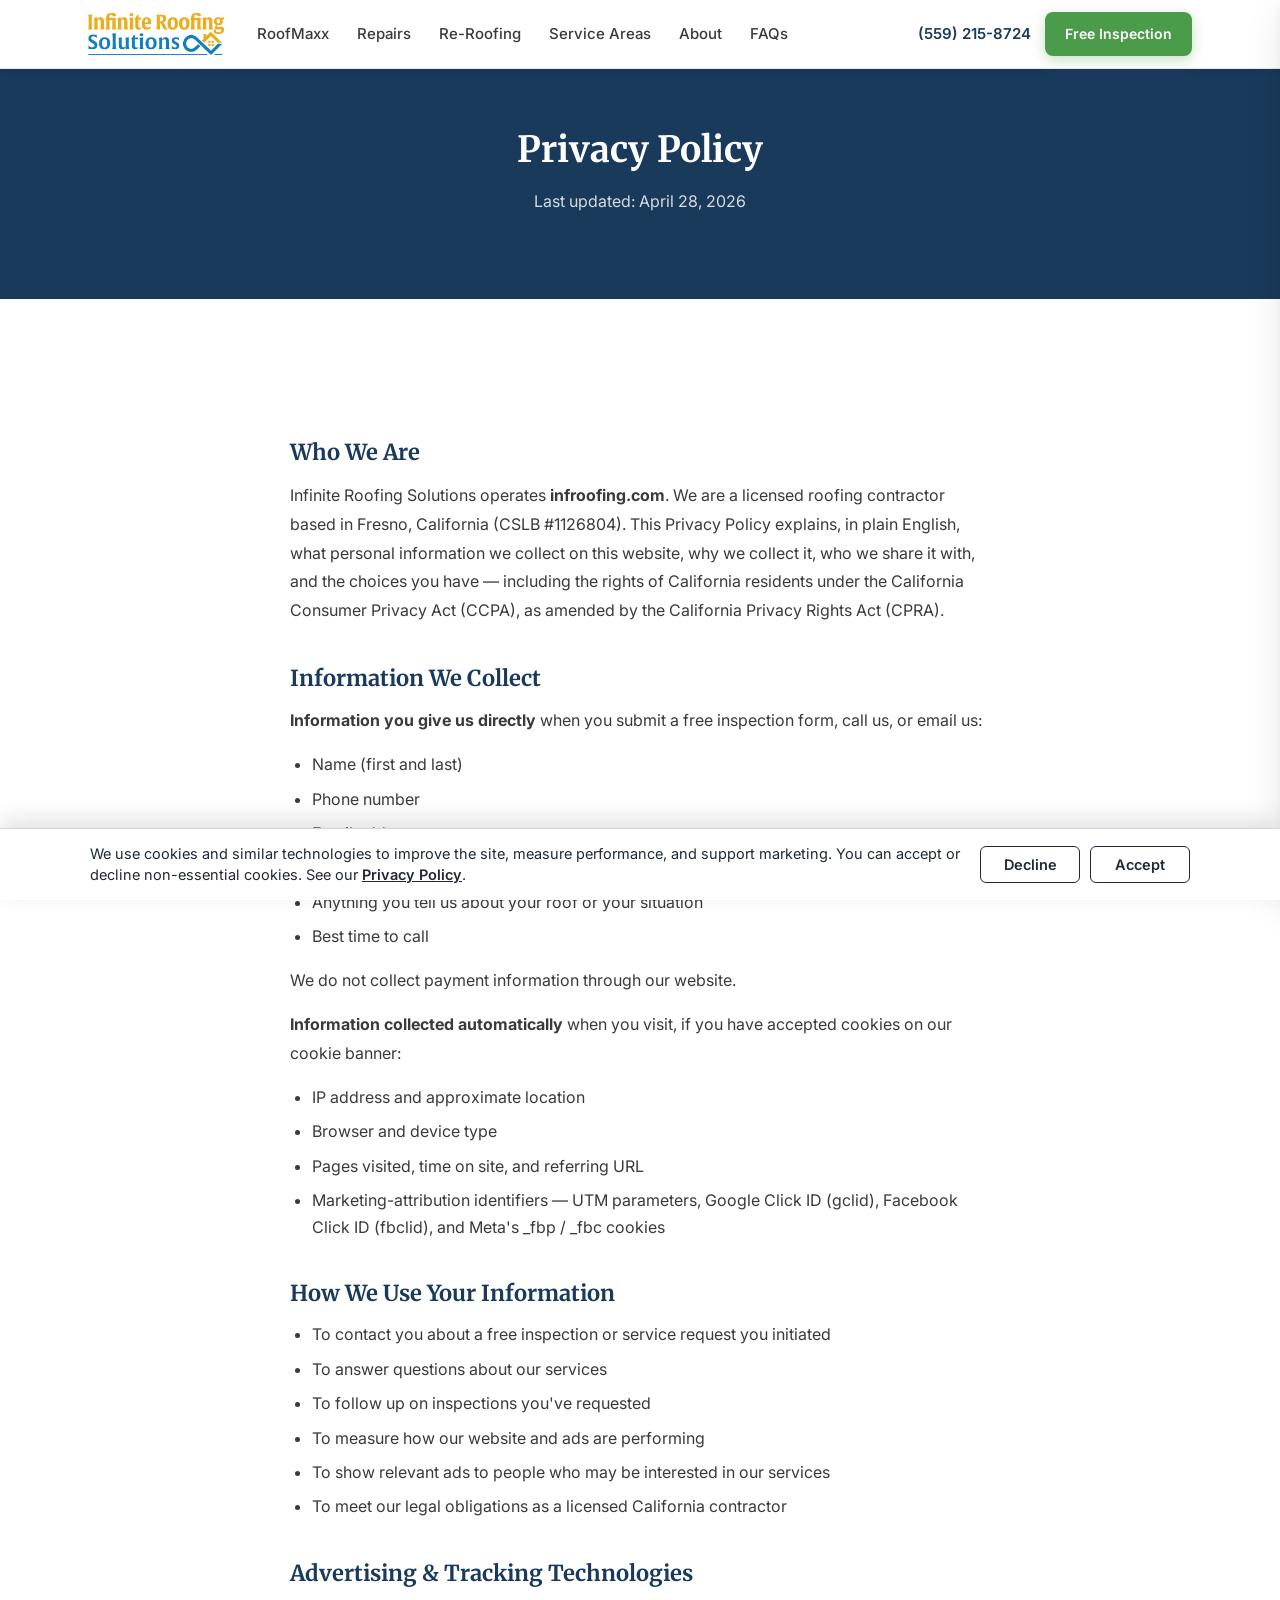
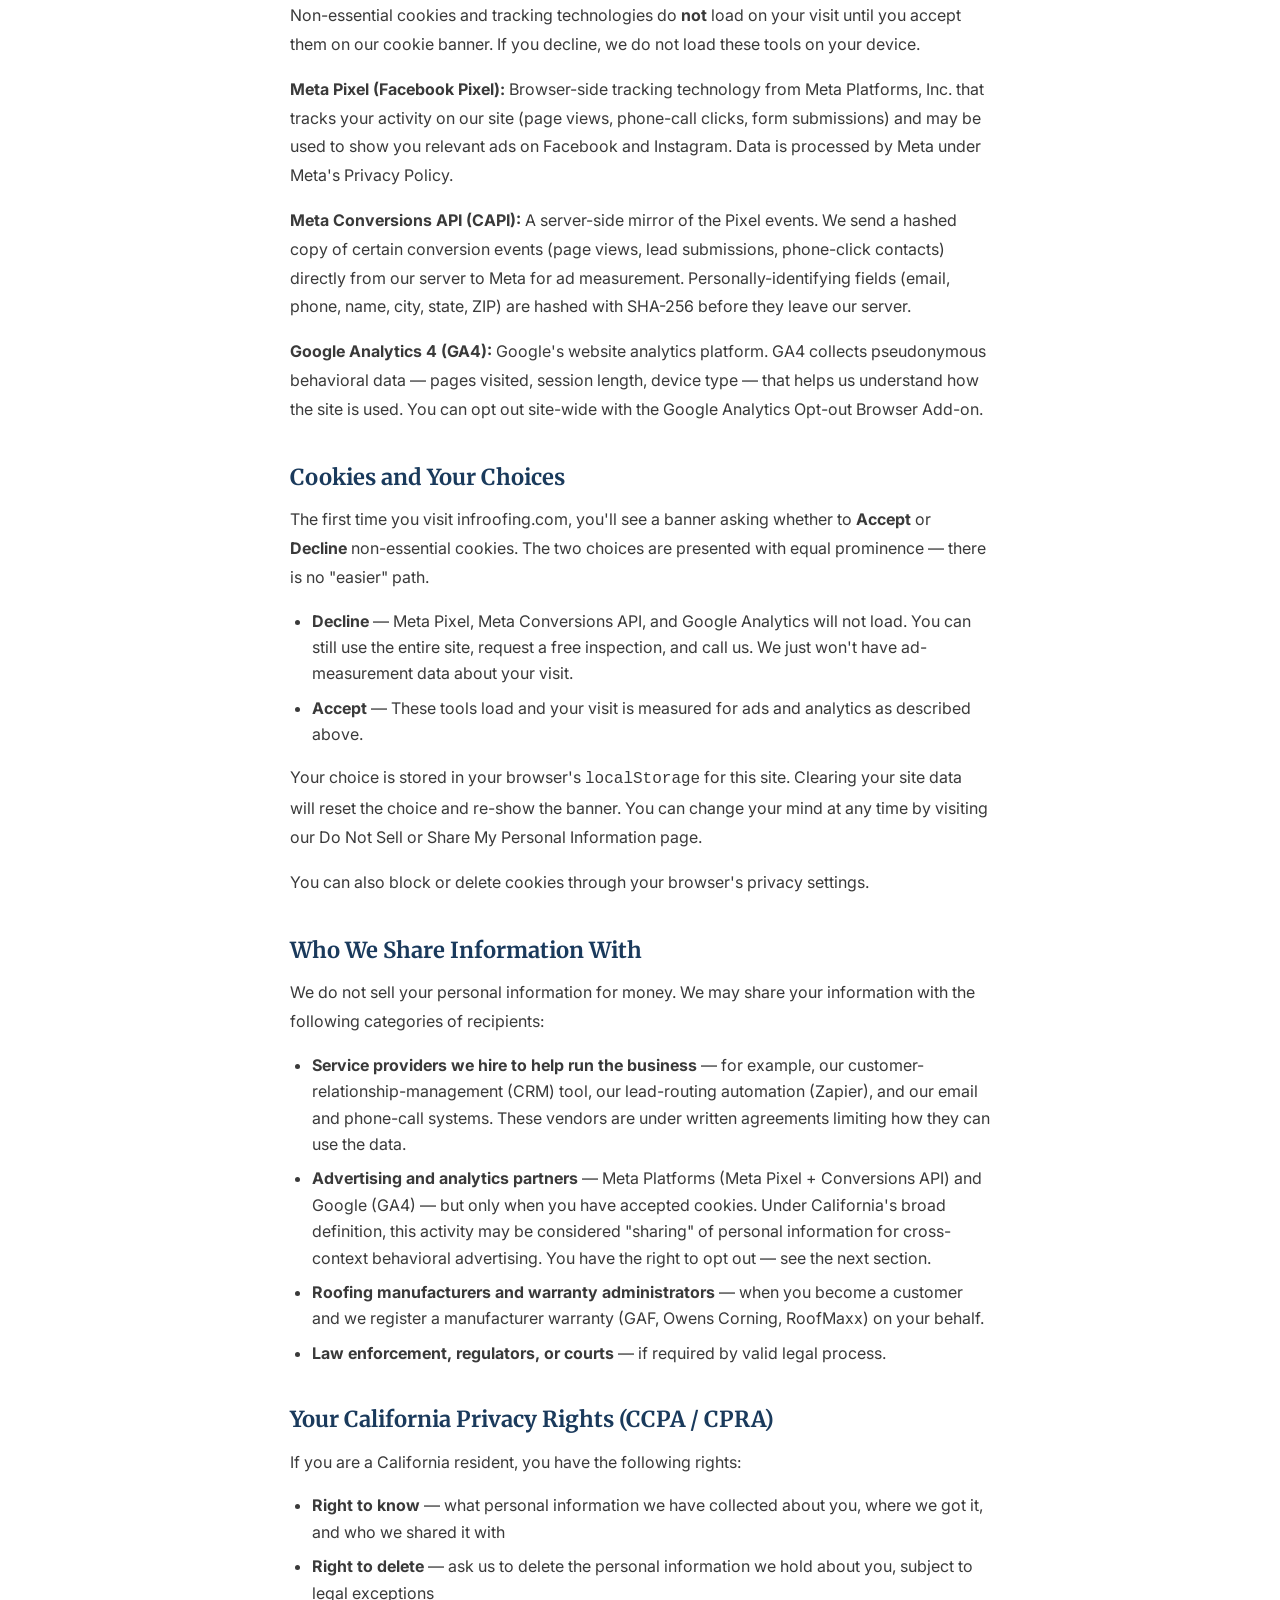
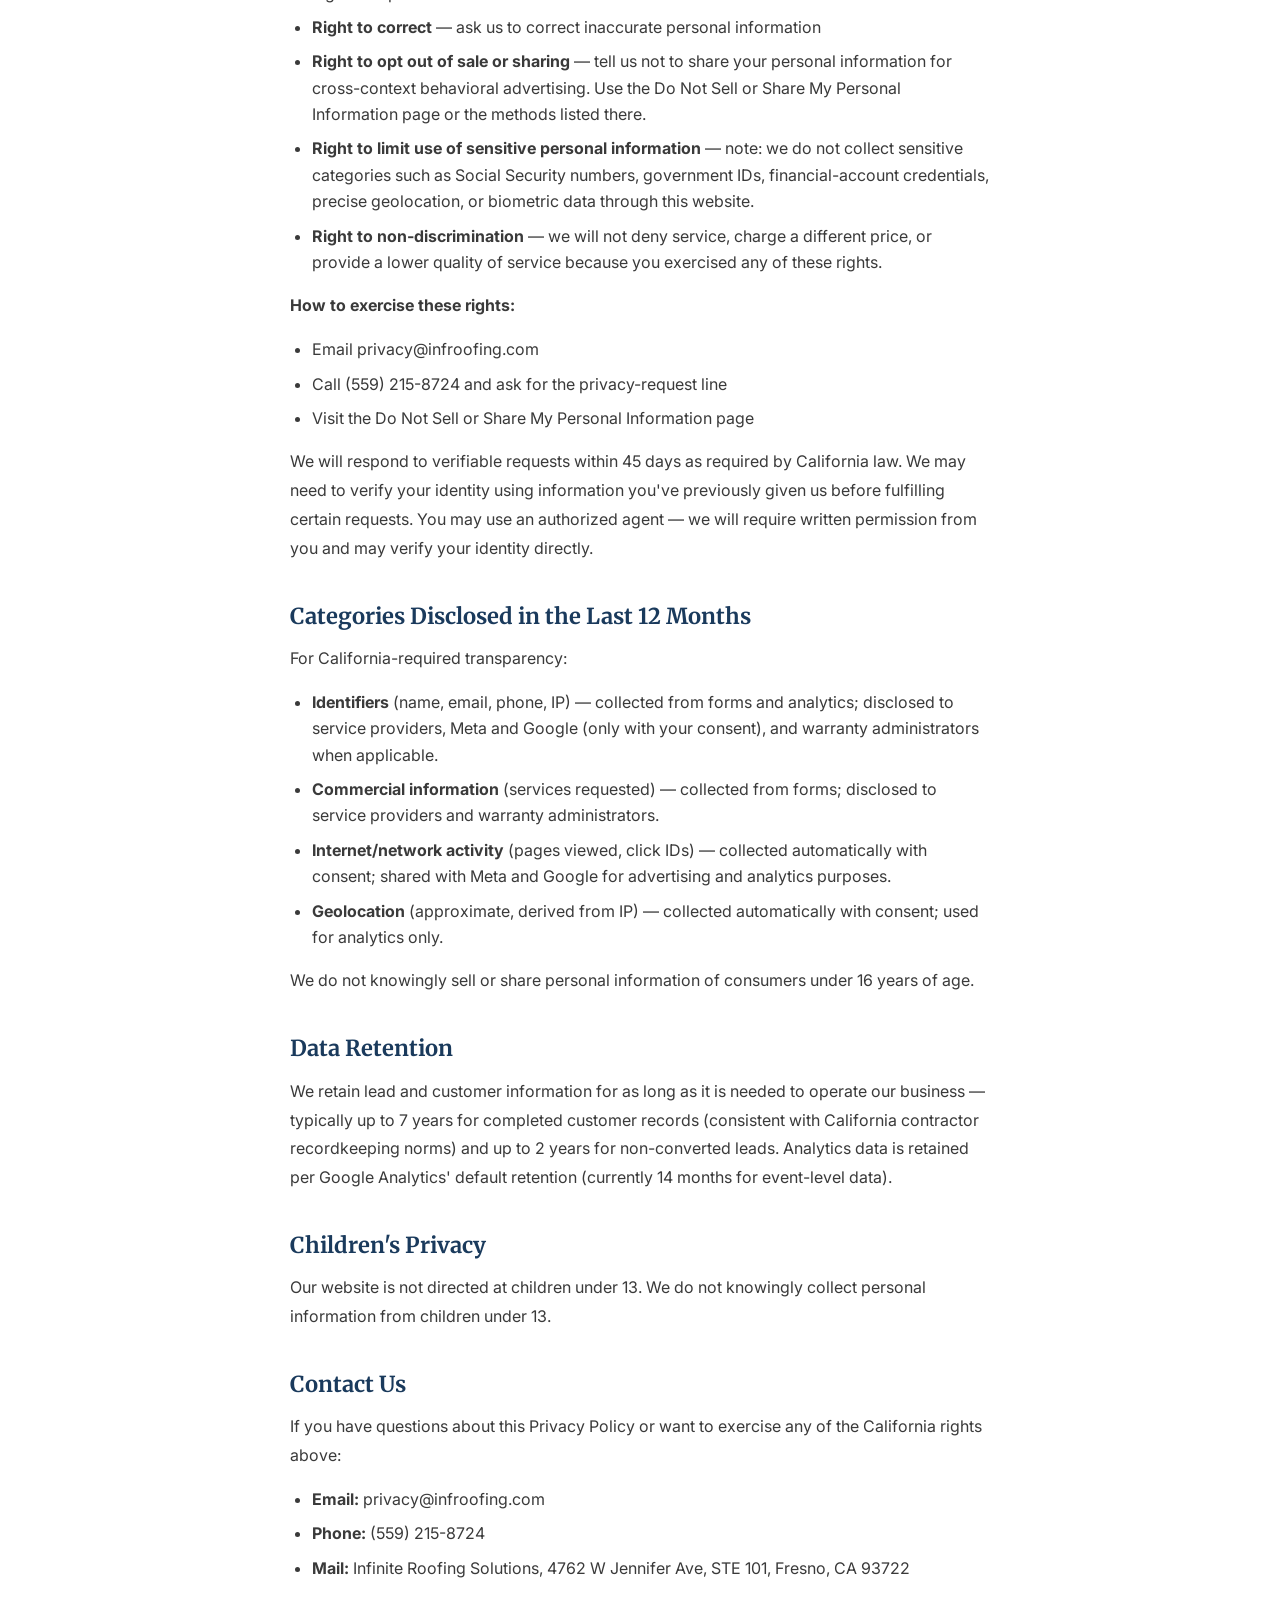
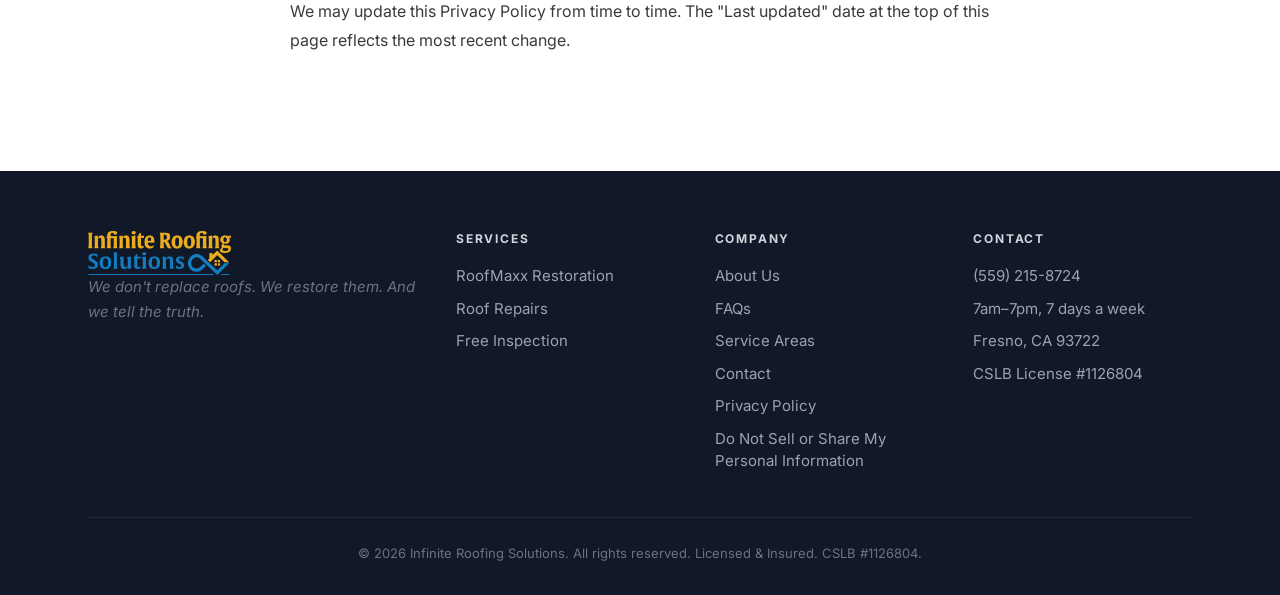
<file: privacy-policy/index.html>
<!DOCTYPE html>
<html lang="en">
<head>
  <meta charset="UTF-8">
  <meta name="viewport" content="width=device-width, initial-scale=1.0">
  <title>Privacy Policy | Infinite Roofing Solutions</title>
  <meta name="description" content="Privacy Policy for Infinite Roofing Solutions. How we collect, use, and protect your personal information.">
  <link rel="canonical" href="https://infroofing.com/privacy-policy/">
  <link rel="preconnect" href="https://fonts.googleapis.com">
  <link rel="preconnect" href="https://fonts.gstatic.com" crossorigin>
  <link href="https://fonts.googleapis.com/css2?family=Inter:wght@400;500;600;700&family=Merriweather:ital,wght@0,400;0,700;1,400&display=swap" rel="stylesheet">
  <link rel="stylesheet" href="/assets/css/style.css">
  <link rel="stylesheet" href="/assets/css/consent.css">
  <script src="/assets/js/consent.js?v=1"></script>
</head>
<body>

  <header class="site-nav">
    <div class="container site-nav-inner">
      <a href="/" class="site-nav-logo"><img src="/assets/images/INF%20Roofing%20Logo.png" alt="Infinite Roofing Solutions"></a>
      <nav class="site-nav-links" aria-label="Main navigation">
        <a href="/roofmaxx/">RoofMaxx</a>
        <a href="/roof-repairs/">Repairs</a>
        <a href="/re-roofing/">Re-Roofing</a>
        <a href="/service-areas/">Service Areas</a>
        <a href="/about/">About</a>
        <a href="/faqs/">FAQs</a>
      </nav>
      <div class="site-nav-right">
        <a href="tel:5592158724" class="site-nav-phone">(559) 215-8724</a>
        <a href="/free-inspection/" class="site-nav-cta">Free Inspection</a>
      </div>
      <button class="site-nav-toggle" aria-label="Open menu" onclick="document.getElementById('siteMobileNav').classList.toggle('open');document.getElementById('siteNavOverlay').classList.toggle('open')">
        <svg width="22" height="22" viewBox="0 0 24 24" fill="none" stroke="currentColor" stroke-width="2.2"><line x1="3" x2="21" y1="6" y2="6"/><line x1="3" x2="21" y1="12" y2="12"/><line x1="3" x2="21" y1="18" y2="18"/></svg>
      </button>
    </div>
  </header>
  <div class="site-nav-overlay" id="siteNavOverlay" onclick="this.classList.remove('open');document.getElementById('siteMobileNav').classList.remove('open')"></div>
  <nav class="site-mobile-nav" id="siteMobileNav">
    <a href="/">Home</a>
    <a href="/roofmaxx/">RoofMaxx</a>
    <a href="/roof-repairs/">Repairs</a>
        <a href="/re-roofing/">Re-Roofing</a>
    <a href="/service-areas/">Service Areas</a>
    <a href="/about/">About</a>
    <a href="/faqs/">FAQs</a>
    <a href="/contact/">Contact</a>
    <a href="tel:5592158724" class="mobile-phone-link">(559) 215-8724</a>
    <a href="/free-inspection/" class="mobile-cta-link">Get Free Inspection</a>
  </nav>

  <section class="page-banner" style="padding:clamp(40px,5vw,60px) 0;">
    <div class="container">
      <h1 style="font-size:clamp(24px,3vw,36px);">Privacy Policy</h1>
      <p style="font-size:16px;">Last updated: April 28, 2026</p>
    </div>
  </section>

  <section class="section">
    <div class="container">
      <div class="prose">
        <h2>Who We Are</h2>
        <p>Infinite Roofing Solutions operates <strong>infroofing.com</strong>. We are a licensed roofing contractor based in Fresno, California (CSLB #1126804). This Privacy Policy explains, in plain English, what personal information we collect on this website, why we collect it, who we share it with, and the choices you have — including the rights of California residents under the California Consumer Privacy Act (CCPA), as amended by the California Privacy Rights Act (CPRA).</p>

        <h2>Information We Collect</h2>
        <p><strong>Information you give us directly</strong> when you submit a free inspection form, call us, or email us:</p>
        <ul>
          <li>Name (first and last)</li>
          <li>Phone number</li>
          <li>Email address</li>
          <li>Home or property address (street, city, ZIP)</li>
          <li>Anything you tell us about your roof or your situation</li>
          <li>Best time to call</li>
        </ul>
        <p>We do not collect payment information through our website.</p>
        <p><strong>Information collected automatically</strong> when you visit, if you have accepted cookies on our cookie banner:</p>
        <ul>
          <li>IP address and approximate location</li>
          <li>Browser and device type</li>
          <li>Pages visited, time on site, and referring URL</li>
          <li>Marketing-attribution identifiers — UTM parameters, Google Click ID (gclid), Facebook Click ID (fbclid), and Meta's _fbp / _fbc cookies</li>
        </ul>

        <h2>How We Use Your Information</h2>
        <ul>
          <li>To contact you about a free inspection or service request you initiated</li>
          <li>To answer questions about our services</li>
          <li>To follow up on inspections you've requested</li>
          <li>To measure how our website and ads are performing</li>
          <li>To show relevant ads to people who may be interested in our services</li>
          <li>To meet our legal obligations as a licensed California contractor</li>
        </ul>

        <h2>Advertising &amp; Tracking Technologies</h2>
        <p>Non-essential cookies and tracking technologies do <strong>not</strong> load on your visit until you accept them on our cookie banner. If you decline, we do not load these tools on your device.</p>
        <p><strong>Meta Pixel (Facebook Pixel):</strong> Browser-side tracking technology from Meta Platforms, Inc. that tracks your activity on our site (page views, phone-call clicks, form submissions) and may be used to show you relevant ads on Facebook and Instagram. Data is processed by Meta under <a href="https://www.facebook.com/privacy/policy" target="_blank" rel="noopener">Meta's Privacy Policy</a>.</p>
        <p><strong>Meta Conversions API (CAPI):</strong> A server-side mirror of the Pixel events. We send a hashed copy of certain conversion events (page views, lead submissions, phone-click contacts) directly from our server to Meta for ad measurement. Personally-identifying fields (email, phone, name, city, state, ZIP) are hashed with SHA-256 before they leave our server.</p>
        <p><strong>Google Analytics 4 (GA4):</strong> Google's website analytics platform. GA4 collects pseudonymous behavioral data — pages visited, session length, device type — that helps us understand how the site is used. You can opt out site-wide with the <a href="https://tools.google.com/dlpage/gaoptout" target="_blank" rel="noopener">Google Analytics Opt-out Browser Add-on</a>.</p>

        <h2>Cookies and Your Choices</h2>
        <p>The first time you visit infroofing.com, you'll see a banner asking whether to <strong>Accept</strong> or <strong>Decline</strong> non-essential cookies. The two choices are presented with equal prominence — there is no "easier" path.</p>
        <ul>
          <li><strong>Decline</strong> — Meta Pixel, Meta Conversions API, and Google Analytics will not load. You can still use the entire site, request a free inspection, and call us. We just won't have ad-measurement data about your visit.</li>
          <li><strong>Accept</strong> — These tools load and your visit is measured for ads and analytics as described above.</li>
        </ul>
        <p>Your choice is stored in your browser's <code>localStorage</code> for this site. Clearing your site data will reset the choice and re-show the banner. You can change your mind at any time by visiting our <a href="/do-not-sell/">Do Not Sell or Share My Personal Information</a> page.</p>
        <p>You can also block or delete cookies through your browser's privacy settings.</p>

        <h2>Who We Share Information With</h2>
        <p>We do not sell your personal information for money. We may share your information with the following categories of recipients:</p>
        <ul>
          <li><strong>Service providers we hire to help run the business</strong> — for example, our customer-relationship-management (CRM) tool, our lead-routing automation (Zapier), and our email and phone-call systems. These vendors are under written agreements limiting how they can use the data.</li>
          <li><strong>Advertising and analytics partners</strong> — Meta Platforms (Meta Pixel + Conversions API) and Google (GA4) — but only when you have accepted cookies. Under California's broad definition, this activity may be considered "sharing" of personal information for cross-context behavioral advertising. You have the right to opt out — see the next section.</li>
          <li><strong>Roofing manufacturers and warranty administrators</strong> — when you become a customer and we register a manufacturer warranty (GAF, Owens Corning, RoofMaxx) on your behalf.</li>
          <li><strong>Law enforcement, regulators, or courts</strong> — if required by valid legal process.</li>
        </ul>

        <h2>Your California Privacy Rights (CCPA / CPRA)</h2>
        <p>If you are a California resident, you have the following rights:</p>
        <ul>
          <li><strong>Right to know</strong> — what personal information we have collected about you, where we got it, and who we shared it with</li>
          <li><strong>Right to delete</strong> — ask us to delete the personal information we hold about you, subject to legal exceptions</li>
          <li><strong>Right to correct</strong> — ask us to correct inaccurate personal information</li>
          <li><strong>Right to opt out of sale or sharing</strong> — tell us not to share your personal information for cross-context behavioral advertising. Use the <a href="/do-not-sell/">Do Not Sell or Share My Personal Information</a> page or the methods listed there.</li>
          <li><strong>Right to limit use of sensitive personal information</strong> — note: we do not collect sensitive categories such as Social Security numbers, government IDs, financial-account credentials, precise geolocation, or biometric data through this website.</li>
          <li><strong>Right to non-discrimination</strong> — we will not deny service, charge a different price, or provide a lower quality of service because you exercised any of these rights.</li>
        </ul>
        <p><strong>How to exercise these rights:</strong></p>
        <ul>
          <li>Email <a href="mailto:privacy@infroofing.com">privacy@infroofing.com</a></li>
          <li>Call <a href="tel:5592158724">(559) 215-8724</a> and ask for the privacy-request line</li>
          <li>Visit the <a href="/do-not-sell/">Do Not Sell or Share My Personal Information</a> page</li>
        </ul>
        <p>We will respond to verifiable requests within 45 days as required by California law. We may need to verify your identity using information you've previously given us before fulfilling certain requests. You may use an authorized agent — we will require written permission from you and may verify your identity directly.</p>

        <h2>Categories Disclosed in the Last 12 Months</h2>
        <p>For California-required transparency:</p>
        <ul>
          <li><strong>Identifiers</strong> (name, email, phone, IP) — collected from forms and analytics; disclosed to service providers, Meta and Google (only with your consent), and warranty administrators when applicable.</li>
          <li><strong>Commercial information</strong> (services requested) — collected from forms; disclosed to service providers and warranty administrators.</li>
          <li><strong>Internet/network activity</strong> (pages viewed, click IDs) — collected automatically with consent; shared with Meta and Google for advertising and analytics purposes.</li>
          <li><strong>Geolocation</strong> (approximate, derived from IP) — collected automatically with consent; used for analytics only.</li>
        </ul>
        <p>We do not knowingly sell or share personal information of consumers under 16 years of age.</p>

        <h2>Data Retention</h2>
        <p>We retain lead and customer information for as long as it is needed to operate our business — typically up to 7 years for completed customer records (consistent with California contractor recordkeeping norms) and up to 2 years for non-converted leads. Analytics data is retained per Google Analytics' default retention (currently 14 months for event-level data).</p>

        <h2>Children's Privacy</h2>
        <p>Our website is not directed at children under 13. We do not knowingly collect personal information from children under 13.</p>

        <h2>Contact Us</h2>
        <p>If you have questions about this Privacy Policy or want to exercise any of the California rights above:</p>
        <ul>
          <li><strong>Email:</strong> <a href="mailto:privacy@infroofing.com">privacy@infroofing.com</a></li>
          <li><strong>Phone:</strong> <a href="tel:5592158724">(559) 215-8724</a></li>
          <li><strong>Mail:</strong> Infinite Roofing Solutions, 4762 W Jennifer Ave, STE 101, Fresno, CA 93722</li>
        </ul>
        <p>We may update this Privacy Policy from time to time. The "Last updated" date at the top of this page reflects the most recent change.</p>
      </div>
    </div>
  </section>

  <footer class="site-footer">
    <div class="container">
      <div class="foot-grid">
        <div class="foot-col foot-brand"><img src="/assets/images/INF%20Roofing%20Logo.png" alt="Infinite Roofing Solutions" class="foot-logo-main"><p class="foot-tagline">We don't replace roofs. We restore them. And we tell the truth.</p></div>
        <div class="foot-col"><h4>Services</h4><ul><li><a href="/roofmaxx/">RoofMaxx Restoration</a></li><li><a href="/roof-repairs/">Roof Repairs</a></li><li><a href="/free-inspection/">Free Inspection</a></li></ul></div>
        <div class="foot-col"><h4>Company</h4><ul><li><a href="/about/">About Us</a></li><li><a href="/faqs/">FAQs</a></li><li><a href="/service-areas/">Service Areas</a></li><li><a href="/contact/">Contact</a></li><li><a href="/privacy-policy/">Privacy Policy</a></li><li><a href="/do-not-sell/">Do Not Sell or Share My Personal Information</a></li></ul></div>
        <div class="foot-col"><h4>Contact</h4><ul><li><a href="tel:5592158724">(559) 215-8724</a></li><li>7am–7pm, 7 days a week</li><li>Fresno, CA 93722</li><li>CSLB License #1126804</li></ul></div>
      </div>
      <div class="foot-bottom"><p>&copy; 2026 Infinite Roofing Solutions. All rights reserved. Licensed &amp; Insured. CSLB #1126804.</p></div>
    </div>
  </footer>

  <script>
    window.PAGE_CONFIG = { source:'site-privacy', phoneRaw:'5592158724', phoneDisplay:'(559) 215-8724', webhookUrl:'' };
  </script>
  <script src="/assets/js/site.js?v=4"></script>
</body>
</html>
</file>
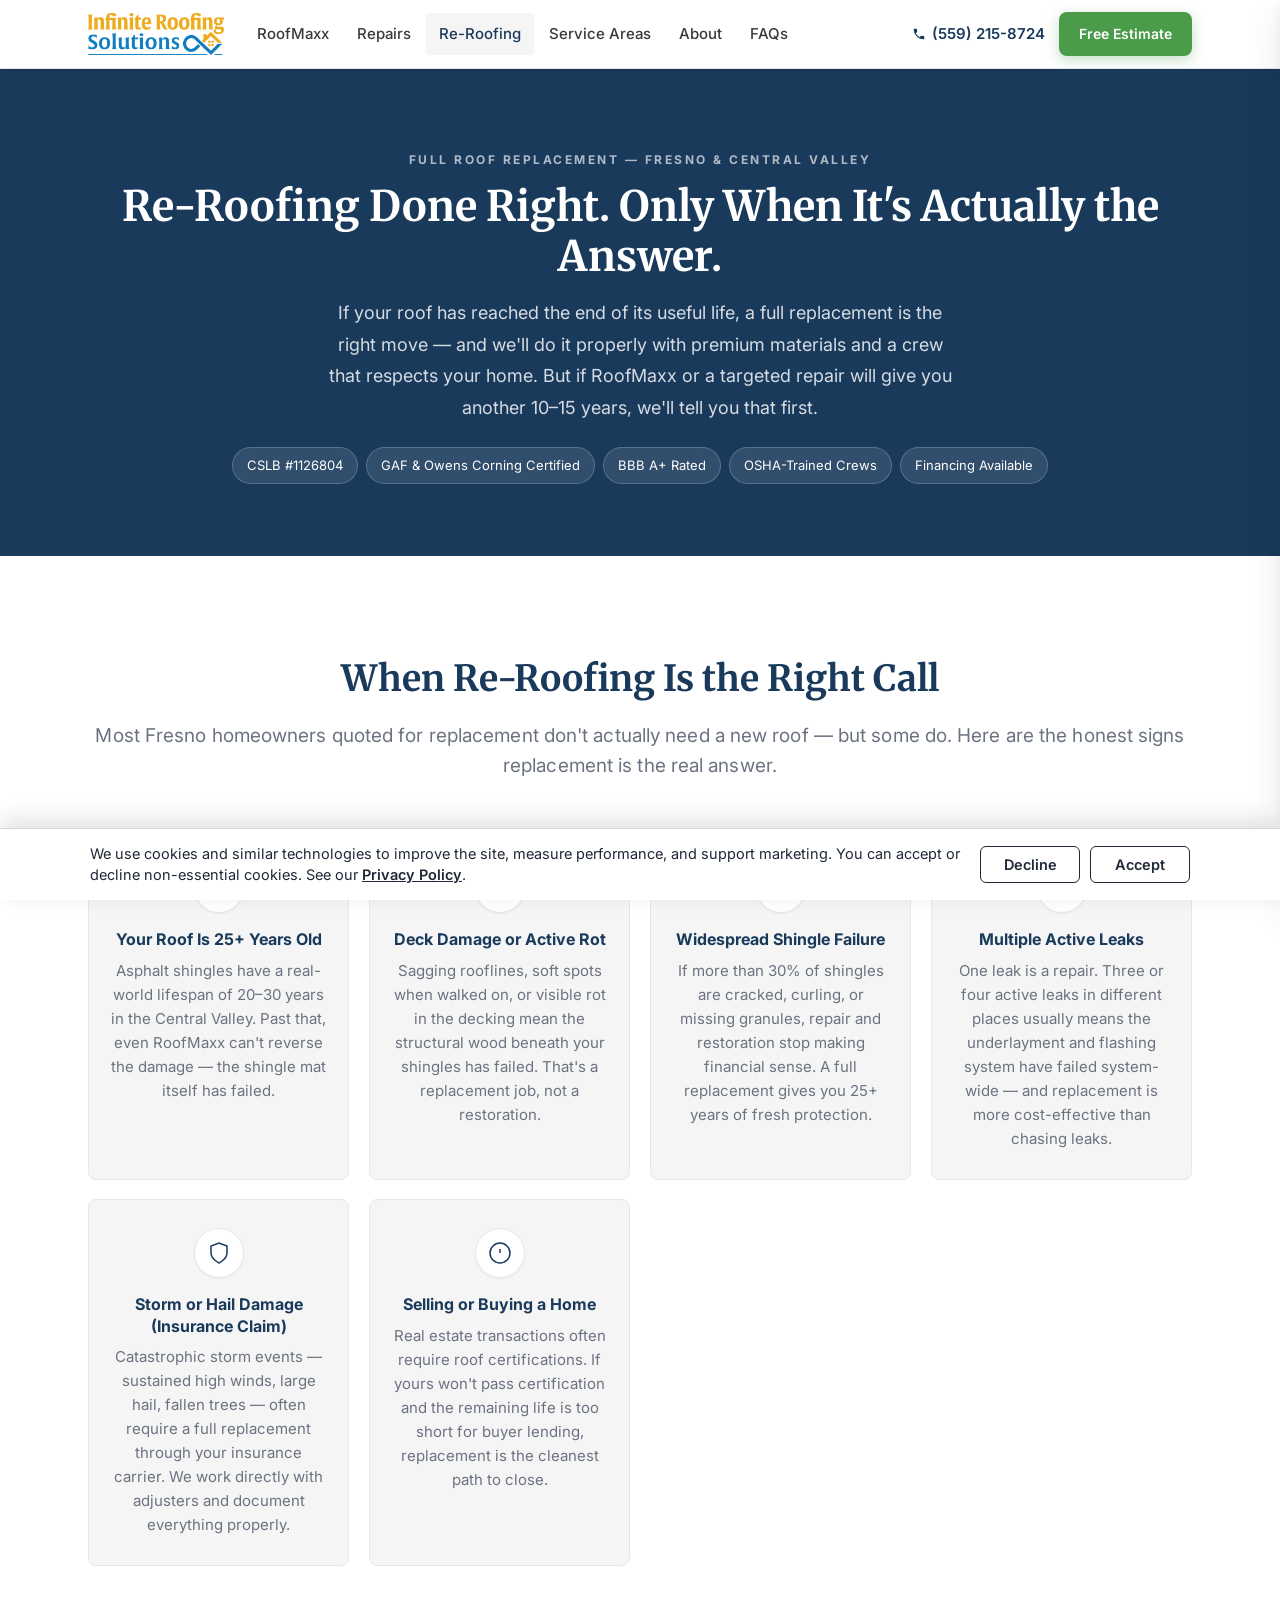
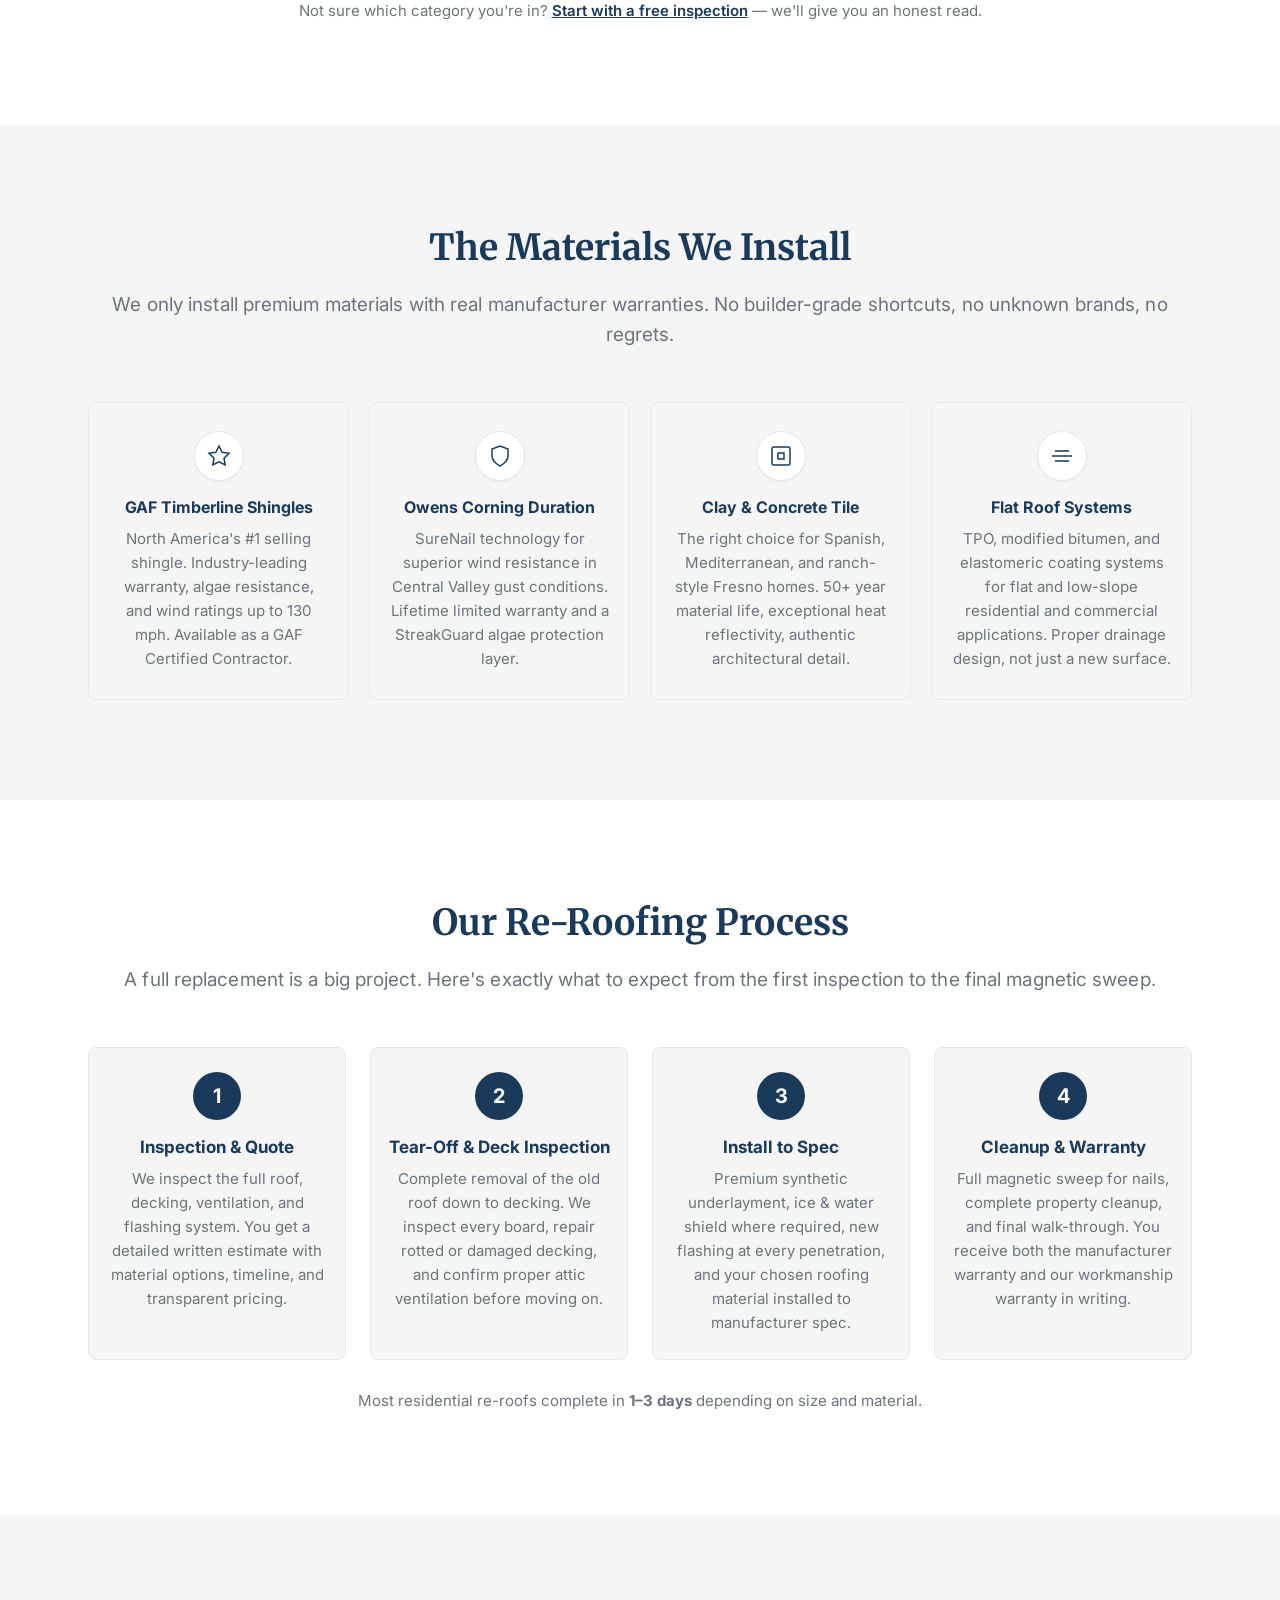
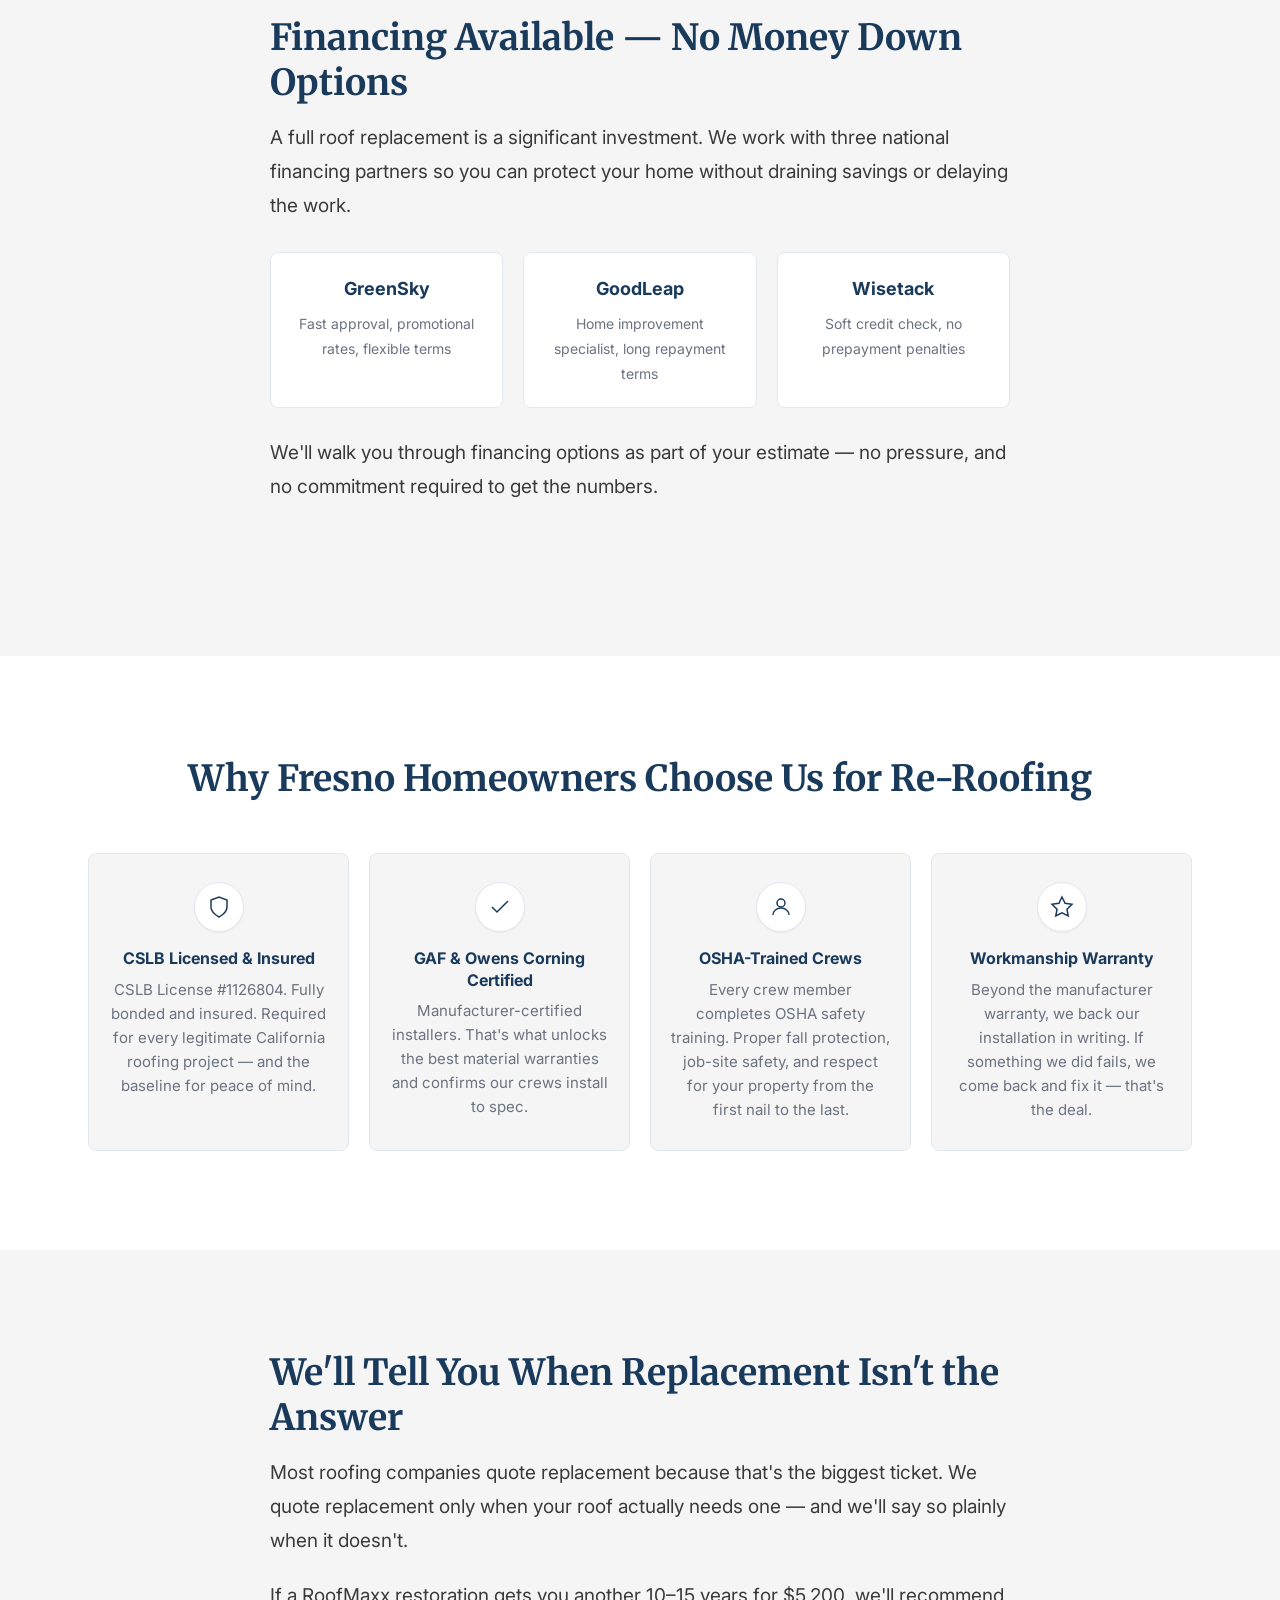
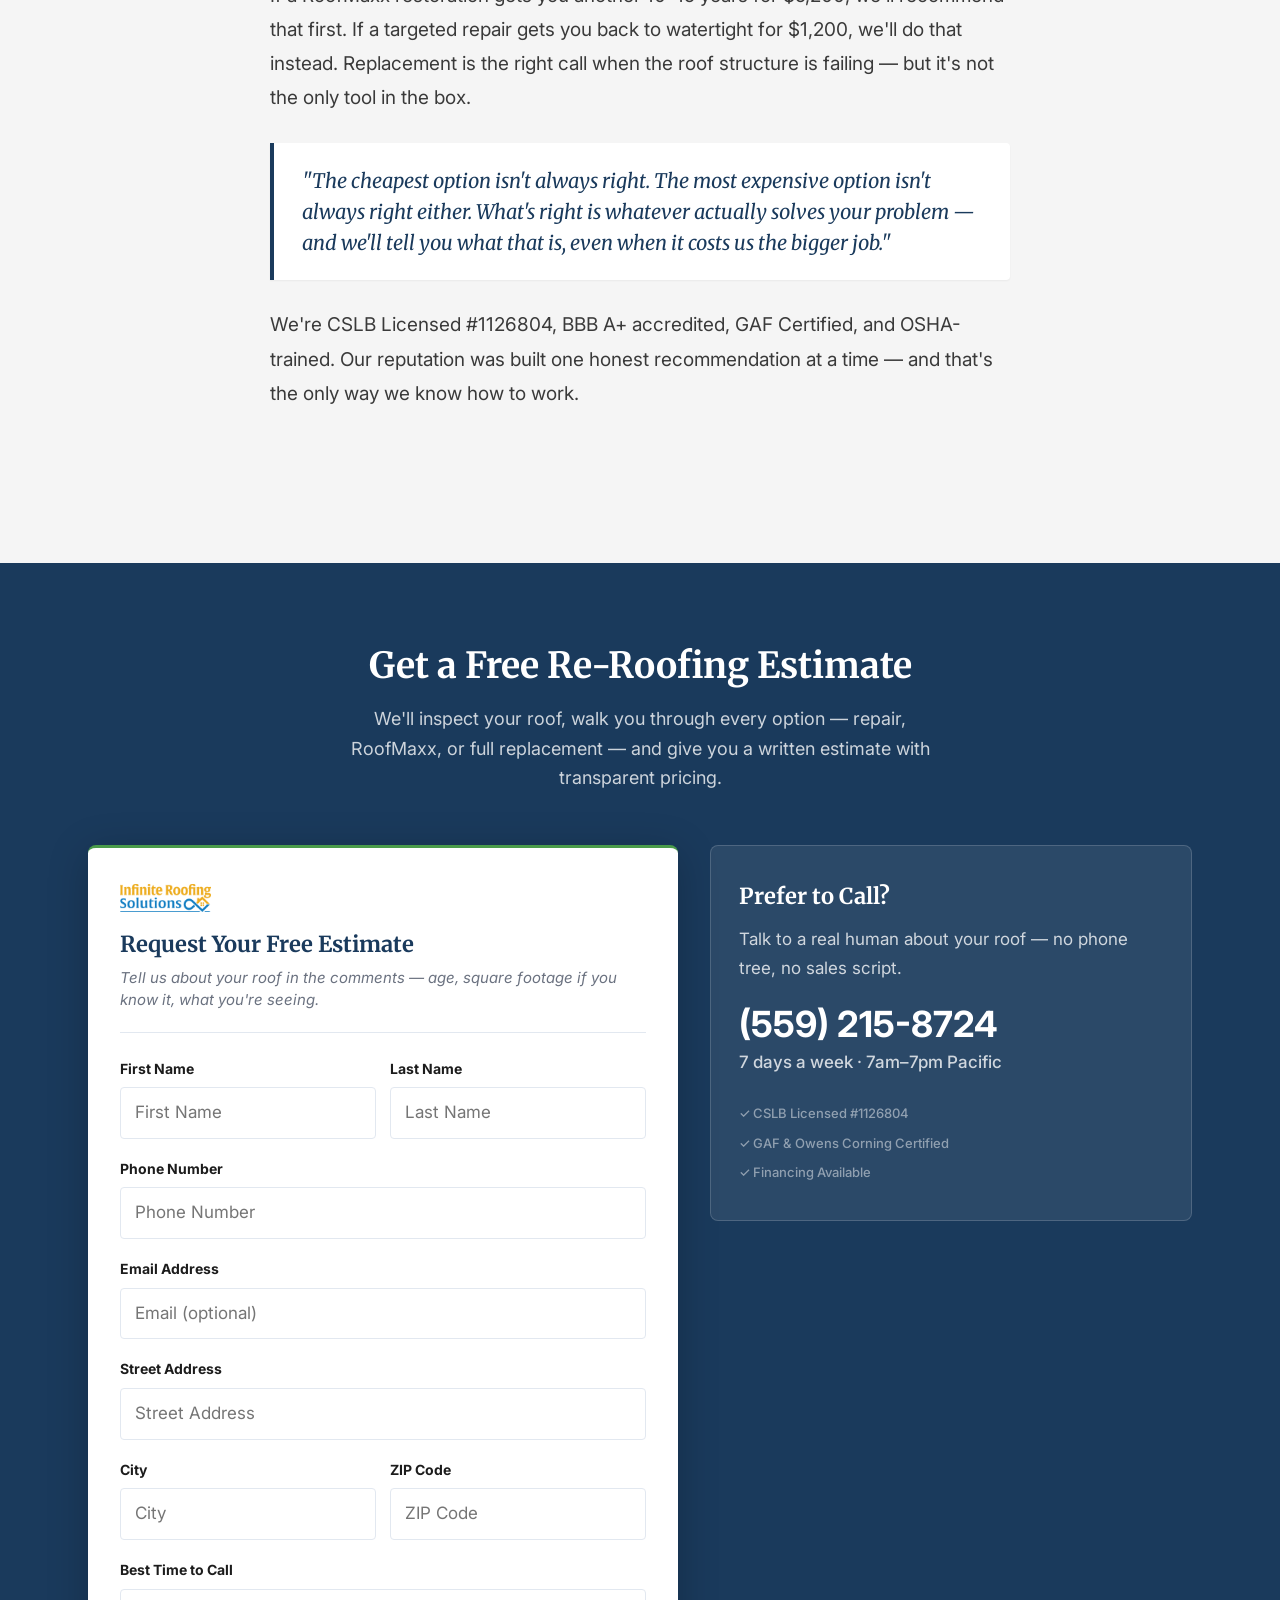
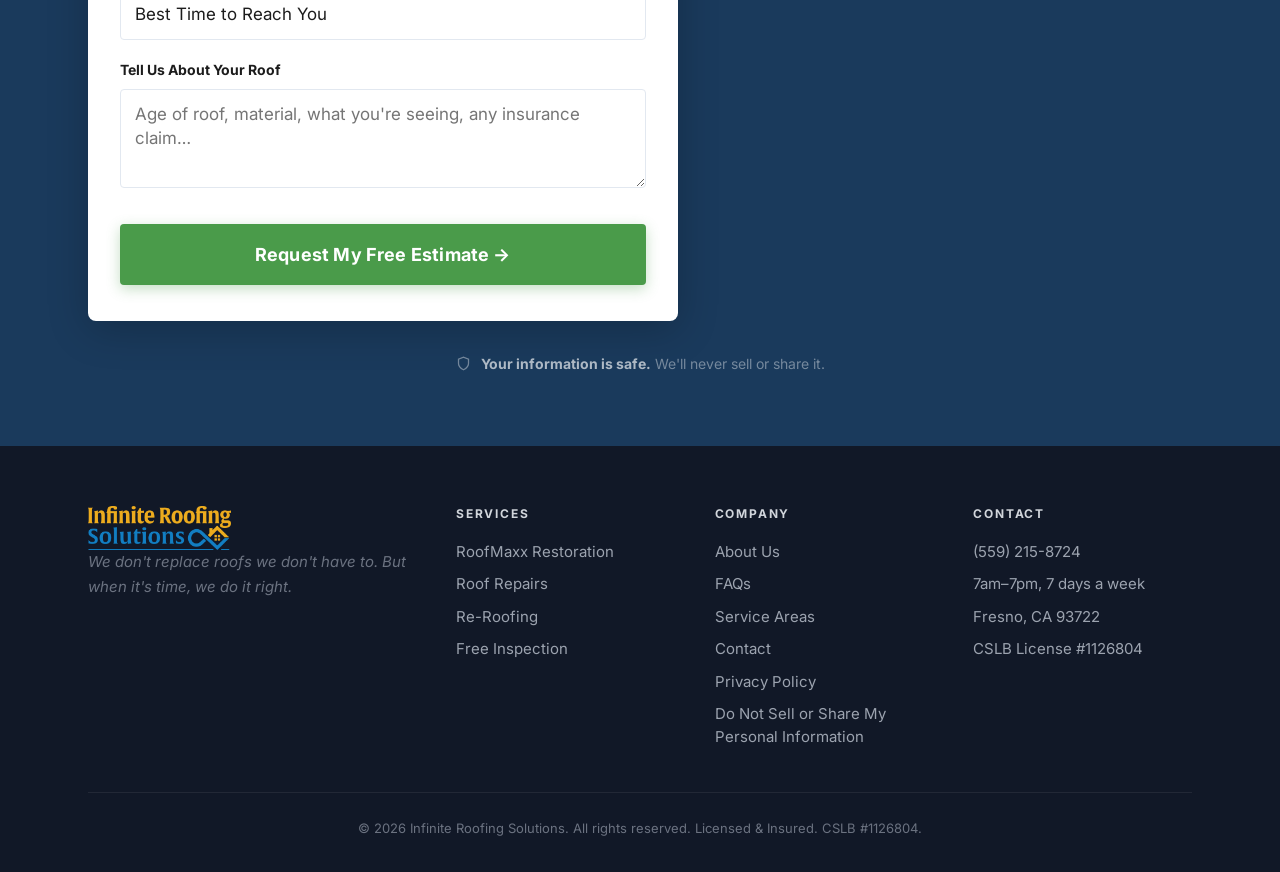
<file: re-roofing/index.html>
<!DOCTYPE html>
<html lang="en">
<head>
  <meta charset="UTF-8">
  <meta name="viewport" content="width=device-width, initial-scale=1.0">
  <title>Re-Roofing Fresno | Complete Replacement — GAF &amp; Owens Corning | Infinite Roofing Solutions</title>
  <meta name="description" content="Complete roof replacement in Fresno and the Central Valley. Premium GAF and Owens Corning materials, OSHA-trained crews, workmanship warranty. CSLB #1126804. Free estimate.">
  <link rel="canonical" href="https://infroofing.com/re-roofing/">
  <link rel="preconnect" href="https://fonts.googleapis.com">
  <link rel="preconnect" href="https://fonts.gstatic.com" crossorigin>
  <link href="https://fonts.googleapis.com/css2?family=Inter:wght@400;500;600;700&family=Merriweather:ital,wght@0,400;0,700;1,400&display=swap" rel="stylesheet">
  <link rel="stylesheet" href="/assets/css/style.css">
  <link rel="stylesheet" href="/assets/css/consent.css">
  <script src="/assets/js/consent.js?v=1"></script>
</head>
<body>

  <div class="mobile-sticky">
    <a href="tel:5592158724" class="mobile-call">
      <svg width="17" height="17" viewBox="0 0 24 24" fill="currentColor"><path d="M6.62 10.79c1.44 2.83 3.76 5.14 6.59 6.59l2.2-2.2c.27-.27.67-.36 1.02-.24 1.12.37 2.33.57 3.57.57.55 0 1 .45 1 1V20c0 .55-.45 1-1 1-9.39 0-17-7.61-17-17 0-.55.45-1 1-1h3.5c.55 0 1 .45 1 1 0 1.25.2 2.45.57 3.57.11.35.03.74-.25 1.02l-2.2 2.2z"/></svg>
      Call Now
    </a>
    <a href="#inspection-form" class="mobile-form">Free Estimate</a>
  </div>

  <header class="site-nav">
    <div class="container site-nav-inner">
      <a href="/" class="site-nav-logo"><img src="/assets/images/INF%20Roofing%20Logo.png" alt="Infinite Roofing Solutions"></a>
      <nav class="site-nav-links" aria-label="Main navigation">
        <a href="/roofmaxx/">RoofMaxx</a>
        <a href="/roof-repairs/">Repairs</a>
        <a href="/re-roofing/" class="active">Re-Roofing</a>
        <a href="/service-areas/">Service Areas</a>
        <a href="/about/">About</a>
        <a href="/faqs/">FAQs</a>
      </nav>
      <div class="site-nav-right">
        <a href="tel:5592158724" class="site-nav-phone">
          <svg width="14" height="14" viewBox="0 0 24 24" fill="currentColor"><path d="M6.62 10.79c1.44 2.83 3.76 5.14 6.59 6.59l2.2-2.2c.27-.27.67-.36 1.02-.24 1.12.37 2.33.57 3.57.57.55 0 1 .45 1 1V20c0 .55-.45 1-1 1-9.39 0-17-7.61-17-17 0-.55.45-1 1-1h3.5c.55 0 1 .45 1 1 0 1.25.2 2.45.57 3.57.11.35.03.74-.25 1.02l-2.2 2.2z"/></svg>
          (559) 215-8724
        </a>
        <a href="#inspection-form" class="site-nav-cta">Free Estimate</a>
      </div>
      <button class="site-nav-toggle" aria-label="Open menu" onclick="document.getElementById('siteMobileNav').classList.toggle('open');document.getElementById('siteNavOverlay').classList.toggle('open')">
        <svg width="22" height="22" viewBox="0 0 24 24" fill="none" stroke="currentColor" stroke-width="2.2"><line x1="3" x2="21" y1="6" y2="6"/><line x1="3" x2="21" y1="12" y2="12"/><line x1="3" x2="21" y1="18" y2="18"/></svg>
      </button>
    </div>
  </header>
  <div class="site-nav-overlay" id="siteNavOverlay" onclick="this.classList.remove('open');document.getElementById('siteMobileNav').classList.remove('open')"></div>
  <nav class="site-mobile-nav" id="siteMobileNav">
    <a href="/">Home</a>
    <a href="/roofmaxx/">RoofMaxx</a>
    <a href="/roof-repairs/">Repairs</a>
    <a href="/re-roofing/">Re-Roofing</a>
    <a href="/service-areas/">Service Areas</a>
    <a href="/about/">About</a>
    <a href="/faqs/">FAQs</a>
    <a href="/contact/">Contact</a>
    <a href="tel:5592158724" class="mobile-phone-link">(559) 215-8724 — Call Now</a>
    <a href="#inspection-form" class="mobile-cta-link">Get Free Estimate</a>
  </nav>

  <!-- PAGE BANNER -->
  <section class="page-banner">
    <div class="container">
      <span class="eyebrow">Full Roof Replacement — Fresno &amp; Central Valley</span>
      <h1>Re-Roofing Done Right. Only When It's Actually the Answer.</h1>
      <p>If your roof has reached the end of its useful life, a full replacement is the right move — and we'll do it properly with premium materials and a crew that respects your home. But if RoofMaxx or a targeted repair will give you another 10–15 years, we'll tell you that first.</p>
      <div class="trust-pills">
        <span class="trust-pill">CSLB #1126804</span>
        <span class="trust-pill">GAF &amp; Owens Corning Certified</span>
        <span class="trust-pill">BBB A+ Rated</span>
        <span class="trust-pill">OSHA-Trained Crews</span>
        <span class="trust-pill">Financing Available</span>
      </div>
    </div>
  </section>

  <!-- WHEN TO REPLACE -->
  <section class="section">
    <div class="container">
      <h2 class="section-heading text-center reveal">When Re-Roofing Is the Right Call</h2>
      <p class="section-sub text-center reveal">Most Fresno homeowners quoted for replacement don't actually need a new roof — but some do. Here are the honest signs replacement is the real answer.</p>
      <div class="benefit-cards" style="margin-top:40px;">
        <div class="benefit-card reveal delay-1">
          <div class="benefit-icon"><svg viewBox="0 0 24 24" fill="none" stroke="currentColor" stroke-width="1.5"><path d="M12 8v4l3 3m6-3a9 9 0 11-18 0 9 9 0 0118 0z"/></svg></div>
          <h4>Your Roof Is 25+ Years Old</h4>
          <p>Asphalt shingles have a real-world lifespan of 20–30 years in the Central Valley. Past that, even RoofMaxx can't reverse the damage — the shingle mat itself has failed.</p>
        </div>
        <div class="benefit-card reveal delay-2">
          <div class="benefit-icon"><svg viewBox="0 0 24 24" fill="none" stroke="currentColor" stroke-width="1.5"><path d="M12 9v2m0 4h.01m-6.938 4h13.856c1.54 0 2.502-1.667 1.732-3L13.732 4c-.77-1.333-2.694-1.333-3.464 0L3.34 16c-.77 1.333.192 3 1.732 3z"/></svg></div>
          <h4>Deck Damage or Active Rot</h4>
          <p>Sagging rooflines, soft spots when walked on, or visible rot in the decking mean the structural wood beneath your shingles has failed. That's a replacement job, not a restoration.</p>
        </div>
        <div class="benefit-card reveal delay-3">
          <div class="benefit-icon"><svg viewBox="0 0 24 24" fill="none" stroke="currentColor" stroke-width="1.5"><path d="M7 16.5l-5-3 5-3 5 3-5 3z"/><path d="M17 16.5l-5-3 5-3 5 3-5 3z"/><path d="M7 12l-5-3 5-3 5 3-5 3z"/></svg></div>
          <h4>Widespread Shingle Failure</h4>
          <p>If more than 30% of shingles are cracked, curling, or missing granules, repair and restoration stop making financial sense. A full replacement gives you 25+ years of fresh protection.</p>
        </div>
        <div class="benefit-card reveal delay-1">
          <div class="benefit-icon"><svg viewBox="0 0 24 24" fill="none" stroke="currentColor" stroke-width="1.5"><path d="M3 10a2 2 0 0 1 .709-1.528l7-5.999a2 2 0 0 1 2.582 0l7 5.999A2 2 0 0 1 21 10v9a2 2 0 0 1-2 2H5a2 2 0 0 1-2-2z"/></svg></div>
          <h4>Multiple Active Leaks</h4>
          <p>One leak is a repair. Three or four active leaks in different places usually means the underlayment and flashing system have failed system-wide — and replacement is more cost-effective than chasing leaks.</p>
        </div>
        <div class="benefit-card reveal delay-2">
          <div class="benefit-icon"><svg viewBox="0 0 24 24" fill="none" stroke="currentColor" stroke-width="1.5"><path d="M12 22s8-4 8-10V5l-8-3-8 3v7c0 6 8 10 8 10z"/></svg></div>
          <h4>Storm or Hail Damage (Insurance Claim)</h4>
          <p>Catastrophic storm events — sustained high winds, large hail, fallen trees — often require a full replacement through your insurance carrier. We work directly with adjusters and document everything properly.</p>
        </div>
        <div class="benefit-card reveal delay-3">
          <div class="benefit-icon"><svg viewBox="0 0 24 24" fill="none" stroke="currentColor" stroke-width="1.5"><circle cx="12" cy="12" r="10"/><line x1="12" y1="8" x2="12" y2="12"/><line x1="12" y1="16" x2="12.01" y2="16"/></svg></div>
          <h4>Selling or Buying a Home</h4>
          <p>Real estate transactions often require roof certifications. If yours won't pass certification and the remaining life is too short for buyer lending, replacement is the cleanest path to close.</p>
        </div>
      </div>
      <p style="text-align:center; margin-top:32px; font-size:15px; color:var(--text-muted);">Not sure which category you're in? <a href="/free-inspection/" style="color:var(--navy); font-weight:600; text-decoration:underline;">Start with a free inspection</a> — we'll give you an honest read.</p>
    </div>
  </section>

  <!-- MATERIALS -->
  <section class="section section-alt">
    <div class="container">
      <h2 class="section-heading text-center reveal">The Materials We Install</h2>
      <p class="section-sub text-center reveal">We only install premium materials with real manufacturer warranties. No builder-grade shortcuts, no unknown brands, no regrets.</p>
      <div class="benefit-cards reveal" style="margin-top:40px; grid-template-columns: repeat(4,1fr);">
        <div class="benefit-card">
          <div class="benefit-icon"><svg viewBox="0 0 24 24" fill="none" stroke="currentColor" stroke-width="1.5"><path d="M12 2l3.09 6.26L22 9.27l-5 4.87L18.18 21 12 17.77 5.82 21 7 14.14 2 9.27l6.91-1.01L12 2z"/></svg></div>
          <h4>GAF Timberline Shingles</h4>
          <p>North America's #1 selling shingle. Industry-leading warranty, algae resistance, and wind ratings up to 130 mph. Available as a GAF Certified Contractor.</p>
        </div>
        <div class="benefit-card">
          <div class="benefit-icon"><svg viewBox="0 0 24 24" fill="none" stroke="currentColor" stroke-width="1.5"><path d="M12 22s8-4 8-10V5l-8-3-8 3v7c0 6 8 10 8 10z"/></svg></div>
          <h4>Owens Corning Duration</h4>
          <p>SureNail technology for superior wind resistance in Central Valley gust conditions. Lifetime limited warranty and a StreakGuard algae protection layer.</p>
        </div>
        <div class="benefit-card">
          <div class="benefit-icon"><svg viewBox="0 0 24 24" fill="none" stroke="currentColor" stroke-width="1.5"><rect x="3" y="3" width="18" height="18" rx="2"/><path d="M9 9h6v6H9z"/></svg></div>
          <h4>Clay &amp; Concrete Tile</h4>
          <p>The right choice for Spanish, Mediterranean, and ranch-style Fresno homes. 50+ year material life, exceptional heat reflectivity, authentic architectural detail.</p>
        </div>
        <div class="benefit-card">
          <div class="benefit-icon"><svg viewBox="0 0 24 24" fill="none" stroke="currentColor" stroke-width="1.5"><path d="M2 12h20M5 7h14M5 17h14"/></svg></div>
          <h4>Flat Roof Systems</h4>
          <p>TPO, modified bitumen, and elastomeric coating systems for flat and low-slope residential and commercial applications. Proper drainage design, not just a new surface.</p>
        </div>
      </div>
    </div>
  </section>

  <!-- PROCESS -->
  <section class="section">
    <div class="container">
      <h2 class="section-heading text-center reveal">Our Re-Roofing Process</h2>
      <p class="section-sub text-center reveal">A full replacement is a big project. Here's exactly what to expect from the first inspection to the final magnetic sweep.</p>
      <div class="process-grid reveal" style="margin-top:40px; display:grid; grid-template-columns: repeat(4,1fr); gap:24px;">
        <div style="text-align:center; padding:24px 16px; background:var(--bg-light); border:1px solid var(--border); border-radius:var(--radius-md);">
          <div style="width:48px; height:48px; background:var(--navy); color:#fff; border-radius:50%; display:flex; align-items:center; justify-content:center; font-size:20px; font-weight:700; margin:0 auto 16px;">1</div>
          <h4 style="color:var(--navy); margin-bottom:8px;">Inspection &amp; Quote</h4>
          <p style="font-size:15px; color:var(--text-muted); line-height:1.6; margin:0;">We inspect the full roof, decking, ventilation, and flashing system. You get a detailed written estimate with material options, timeline, and transparent pricing.</p>
        </div>
        <div style="text-align:center; padding:24px 16px; background:var(--bg-light); border:1px solid var(--border); border-radius:var(--radius-md);">
          <div style="width:48px; height:48px; background:var(--navy); color:#fff; border-radius:50%; display:flex; align-items:center; justify-content:center; font-size:20px; font-weight:700; margin:0 auto 16px;">2</div>
          <h4 style="color:var(--navy); margin-bottom:8px;">Tear-Off &amp; Deck Inspection</h4>
          <p style="font-size:15px; color:var(--text-muted); line-height:1.6; margin:0;">Complete removal of the old roof down to decking. We inspect every board, repair rotted or damaged decking, and confirm proper attic ventilation before moving on.</p>
        </div>
        <div style="text-align:center; padding:24px 16px; background:var(--bg-light); border:1px solid var(--border); border-radius:var(--radius-md);">
          <div style="width:48px; height:48px; background:var(--navy); color:#fff; border-radius:50%; display:flex; align-items:center; justify-content:center; font-size:20px; font-weight:700; margin:0 auto 16px;">3</div>
          <h4 style="color:var(--navy); margin-bottom:8px;">Install to Spec</h4>
          <p style="font-size:15px; color:var(--text-muted); line-height:1.6; margin:0;">Premium synthetic underlayment, ice &amp; water shield where required, new flashing at every penetration, and your chosen roofing material installed to manufacturer spec.</p>
        </div>
        <div style="text-align:center; padding:24px 16px; background:var(--bg-light); border:1px solid var(--border); border-radius:var(--radius-md);">
          <div style="width:48px; height:48px; background:var(--navy); color:#fff; border-radius:50%; display:flex; align-items:center; justify-content:center; font-size:20px; font-weight:700; margin:0 auto 16px;">4</div>
          <h4 style="color:var(--navy); margin-bottom:8px;">Cleanup &amp; Warranty</h4>
          <p style="font-size:15px; color:var(--text-muted); line-height:1.6; margin:0;">Full magnetic sweep for nails, complete property cleanup, and final walk-through. You receive both the manufacturer warranty and our workmanship warranty in writing.</p>
        </div>
      </div>
      <p style="text-align:center; margin-top:28px; font-size:15px; color:var(--text-muted);">Most residential re-roofs complete in <strong>1–3 days</strong> depending on size and material.</p>
    </div>
  </section>

  <!-- FINANCING -->
  <section class="section section-alt">
    <div class="container">
      <div class="trust-msg reveal">
        <h2>Financing Available — No Money Down Options</h2>
        <p>A full roof replacement is a significant investment. We work with three national financing partners so you can protect your home without draining savings or delaying the work.</p>
        <div style="display:grid; grid-template-columns:repeat(3,1fr); gap:20px; margin:28px 0;">
          <div style="background:#fff; padding:20px; border-radius:var(--radius-md); border:1px solid var(--border); text-align:center;">
            <strong style="display:block; color:var(--navy); font-size:18px; margin-bottom:6px;">GreenSky</strong>
            <p style="margin:0; font-size:14px; color:var(--text-muted);">Fast approval, promotional rates, flexible terms</p>
          </div>
          <div style="background:#fff; padding:20px; border-radius:var(--radius-md); border:1px solid var(--border); text-align:center;">
            <strong style="display:block; color:var(--navy); font-size:18px; margin-bottom:6px;">GoodLeap</strong>
            <p style="margin:0; font-size:14px; color:var(--text-muted);">Home improvement specialist, long repayment terms</p>
          </div>
          <div style="background:#fff; padding:20px; border-radius:var(--radius-md); border:1px solid var(--border); text-align:center;">
            <strong style="display:block; color:var(--navy); font-size:18px; margin-bottom:6px;">Wisetack</strong>
            <p style="margin:0; font-size:14px; color:var(--text-muted);">Soft credit check, no prepayment penalties</p>
          </div>
        </div>
        <p>We'll walk you through financing options as part of your estimate — no pressure, and no commitment required to get the numbers.</p>
      </div>
    </div>
  </section>

  <!-- TRUST -->
  <section class="section">
    <div class="container">
      <h2 class="section-heading text-center reveal">Why Fresno Homeowners Choose Us for Re-Roofing</h2>
      <div class="benefit-cards reveal" style="margin-top:32px; grid-template-columns: repeat(4,1fr);">
        <div class="benefit-card">
          <div class="benefit-icon"><svg viewBox="0 0 24 24" fill="none" stroke="currentColor" stroke-width="1.5"><path d="M12 22s8-4 8-10V5l-8-3-8 3v7c0 6 8 10 8 10z"/></svg></div>
          <h4>CSLB Licensed &amp; Insured</h4>
          <p>CSLB License #1126804. Fully bonded and insured. Required for every legitimate California roofing project — and the baseline for peace of mind.</p>
        </div>
        <div class="benefit-card">
          <div class="benefit-icon"><svg viewBox="0 0 24 24" fill="none" stroke="currentColor" stroke-width="1.5"><path d="M20 6 9 17l-5-5"/></svg></div>
          <h4>GAF &amp; Owens Corning Certified</h4>
          <p>Manufacturer-certified installers. That's what unlocks the best material warranties and confirms our crews install to spec.</p>
        </div>
        <div class="benefit-card">
          <div class="benefit-icon"><svg viewBox="0 0 24 24" fill="none" stroke="currentColor" stroke-width="1.5"><circle cx="12" cy="8" r="4"/><path d="M4 20c0-4 3.6-7 8-7s8 3 8 7"/></svg></div>
          <h4>OSHA-Trained Crews</h4>
          <p>Every crew member completes OSHA safety training. Proper fall protection, job-site safety, and respect for your property from the first nail to the last.</p>
        </div>
        <div class="benefit-card">
          <div class="benefit-icon"><svg viewBox="0 0 24 24" fill="none" stroke="currentColor" stroke-width="1.5"><path d="M12 2l3.09 6.26L22 9.27l-5 4.87L18.18 21 12 17.77 5.82 21 7 14.14 2 9.27l6.91-1.01L12 2z"/></svg></div>
          <h4>Workmanship Warranty</h4>
          <p>Beyond the manufacturer warranty, we back our installation in writing. If something we did fails, we come back and fix it — that's the deal.</p>
        </div>
      </div>
    </div>
  </section>

  <!-- PROMISE -->
  <section class="section section-alt">
    <div class="container">
      <div class="trust-msg reveal">
        <h2>We'll Tell You When Replacement Isn't the Answer</h2>
        <p>Most roofing companies quote replacement because that's the biggest ticket. We quote replacement only when your roof actually needs one — and we'll say so plainly when it doesn't.</p>
        <p>If a RoofMaxx restoration gets you another 10–15 years for $5,200, we'll recommend that first. If a targeted repair gets you back to watertight for $1,200, we'll do that instead. Replacement is the right call when the roof structure is failing — but it's not the only tool in the box.</p>
        <blockquote class="trust-blockquote">"The cheapest option isn't always right. The most expensive option isn't always right either. What's right is whatever actually solves your problem — and we'll tell you what that is, even when it costs us the bigger job."</blockquote>
        <p>We're CSLB Licensed #1126804, BBB A+ accredited, GAF Certified, and OSHA-trained. Our reputation was built one honest recommendation at a time — and that's the only way we know how to work.</p>
      </div>
    </div>
  </section>

  <!-- FORM -->
  <section class="final-cta" id="inspection-form">
    <div class="container">
      <div class="final-cta-header text-center reveal">
        <h2>Get a Free Re-Roofing Estimate</h2>
        <p class="final-sub">We'll inspect your roof, walk you through every option — repair, RoofMaxx, or full replacement — and give you a written estimate with transparent pricing.</p>
      </div>
      <div class="form-cols">
        <div class="form-wrap reveal delay-1">
          <img src="/assets/images/INF%20Roofing%20Logo.png" alt="Infinite Roofing Solutions" class="form-logo">
          <h3>Request Your Free Estimate</h3>
          <p class="form-note">Tell us about your roof in the comments — age, square footage if you know it, what you're seeing.</p>
          <form novalidate>
            <div class="grid-2">
              <div class="form-group"><label for="fname">First Name</label><input type="text" id="fname" name="fname" required placeholder="First Name" autocomplete="given-name"></div>
              <div class="form-group"><label for="lname">Last Name</label><input type="text" id="lname" name="lname" required placeholder="Last Name" autocomplete="family-name"></div>
            </div>
            <div class="form-group"><label for="phone">Phone Number</label><input type="tel" id="phone" name="phone" required placeholder="Phone Number" autocomplete="tel"></div>
            <div class="form-group"><label for="email">Email Address</label><input type="email" id="email" name="email" placeholder="Email (optional)" autocomplete="email"></div>
            <div class="form-group"><label for="address">Street Address</label><input type="text" id="address" name="address" required placeholder="Street Address" autocomplete="street-address"></div>
            <div class="grid-2">
              <div class="form-group"><label for="city">City</label><input type="text" id="city" name="city" required placeholder="City" autocomplete="address-level2"></div>
              <div class="form-group"><label for="zip">ZIP Code</label><input type="text" id="zip" name="zip" required placeholder="ZIP Code" autocomplete="postal-code"></div>
            </div>
            <div class="form-group"><label for="calltime">Best Time to Call</label><select id="calltime" name="calltime"><option value="">Best Time to Reach You</option><option value="morning">Morning (7am–12pm)</option><option value="afternoon">Afternoon (12pm–5pm)</option><option value="evening">Evening (5pm–7pm)</option></select></div>
            <div class="form-group"><label for="comments">Tell Us About Your Roof</label><textarea id="comments" name="comments" rows="3" placeholder="Age of roof, material, what you're seeing, any insurance claim…"></textarea></div>
            <button type="submit" class="btn form-submit-btn">Request My Free Estimate &rarr;</button>
          </form>
        </div>
        <div class="phone-wrap reveal delay-2">
          <h3>Prefer to Call?</h3>
          <p>Talk to a real human about your roof — no phone tree, no sales script.</p>
          <a href="tel:5592158724" class="big-phone">(559) 215-8724</a>
          <p class="phone-hours">7 days a week &middot; 7am–7pm Pacific</p>
          <div class="phone-trust-badges" style="margin-top:24px;">
            <span>&#10003; CSLB Licensed #1126804</span>
            <span>&#10003; GAF &amp; Owens Corning Certified</span>
            <span>&#10003; Financing Available</span>
          </div>
        </div>
      </div>
      <div class="form-safe-row">
        <svg width="15" height="15" viewBox="0 0 24 24" fill="none" stroke="currentColor" stroke-width="2"><path d="M12 22s8-4 8-10V5l-8-3-8 3v7c0 6 8 10 8 10z"/></svg>
        <p><strong>Your information is safe.</strong> We'll never sell or share it.</p>
      </div>
    </div>
  </section>

  <footer class="site-footer">
    <div class="container">
      <div class="foot-grid">
        <div class="foot-col foot-brand"><img src="/assets/images/INF%20Roofing%20Logo.png" alt="Infinite Roofing Solutions" class="foot-logo-main"><p class="foot-tagline">We don't replace roofs we don't have to. But when it's time, we do it right.</p></div>
        <div class="foot-col"><h4>Services</h4><ul><li><a href="/roofmaxx/">RoofMaxx Restoration</a></li><li><a href="/roof-repairs/">Roof Repairs</a></li><li><a href="/re-roofing/">Re-Roofing</a></li><li><a href="/free-inspection/">Free Inspection</a></li></ul></div>
        <div class="foot-col"><h4>Company</h4><ul><li><a href="/about/">About Us</a></li><li><a href="/faqs/">FAQs</a></li><li><a href="/service-areas/">Service Areas</a></li><li><a href="/contact/">Contact</a></li><li><a href="/privacy-policy/">Privacy Policy</a></li><li><a href="/do-not-sell/">Do Not Sell or Share My Personal Information</a></li></ul></div>
        <div class="foot-col"><h4>Contact</h4><ul><li><a href="tel:5592158724">(559) 215-8724</a></li><li>7am–7pm, 7 days a week</li><li>Fresno, CA 93722</li><li>CSLB License #1126804</li></ul></div>
      </div>
      <div class="foot-bottom"><p>&copy; 2026 Infinite Roofing Solutions. All rights reserved. Licensed &amp; Insured. CSLB #1126804.</p></div>
    </div>
  </footer>

  <script>
    const obs = new IntersectionObserver(entries => {
      entries.forEach(e => { if(e.isIntersecting){ e.target.classList.add('is-visible'); obs.unobserve(e.target); }});
    }, {threshold:0.08, rootMargin:'0px 0px -32px 0px'});
    document.querySelectorAll('.reveal').forEach(el => obs.observe(el));
  </script>
  <script>
    window.PAGE_CONFIG = { source:'site-re-roofing', phoneRaw:'5592158724', phoneDisplay:'(559) 215-8724', webhookUrl:'https://hooks.zapier.com/hooks/catch/12412478/u7ya0f6/' };
  </script>
  <script src="/assets/js/site.js?v=4"></script>
</body>
</html>
</file>
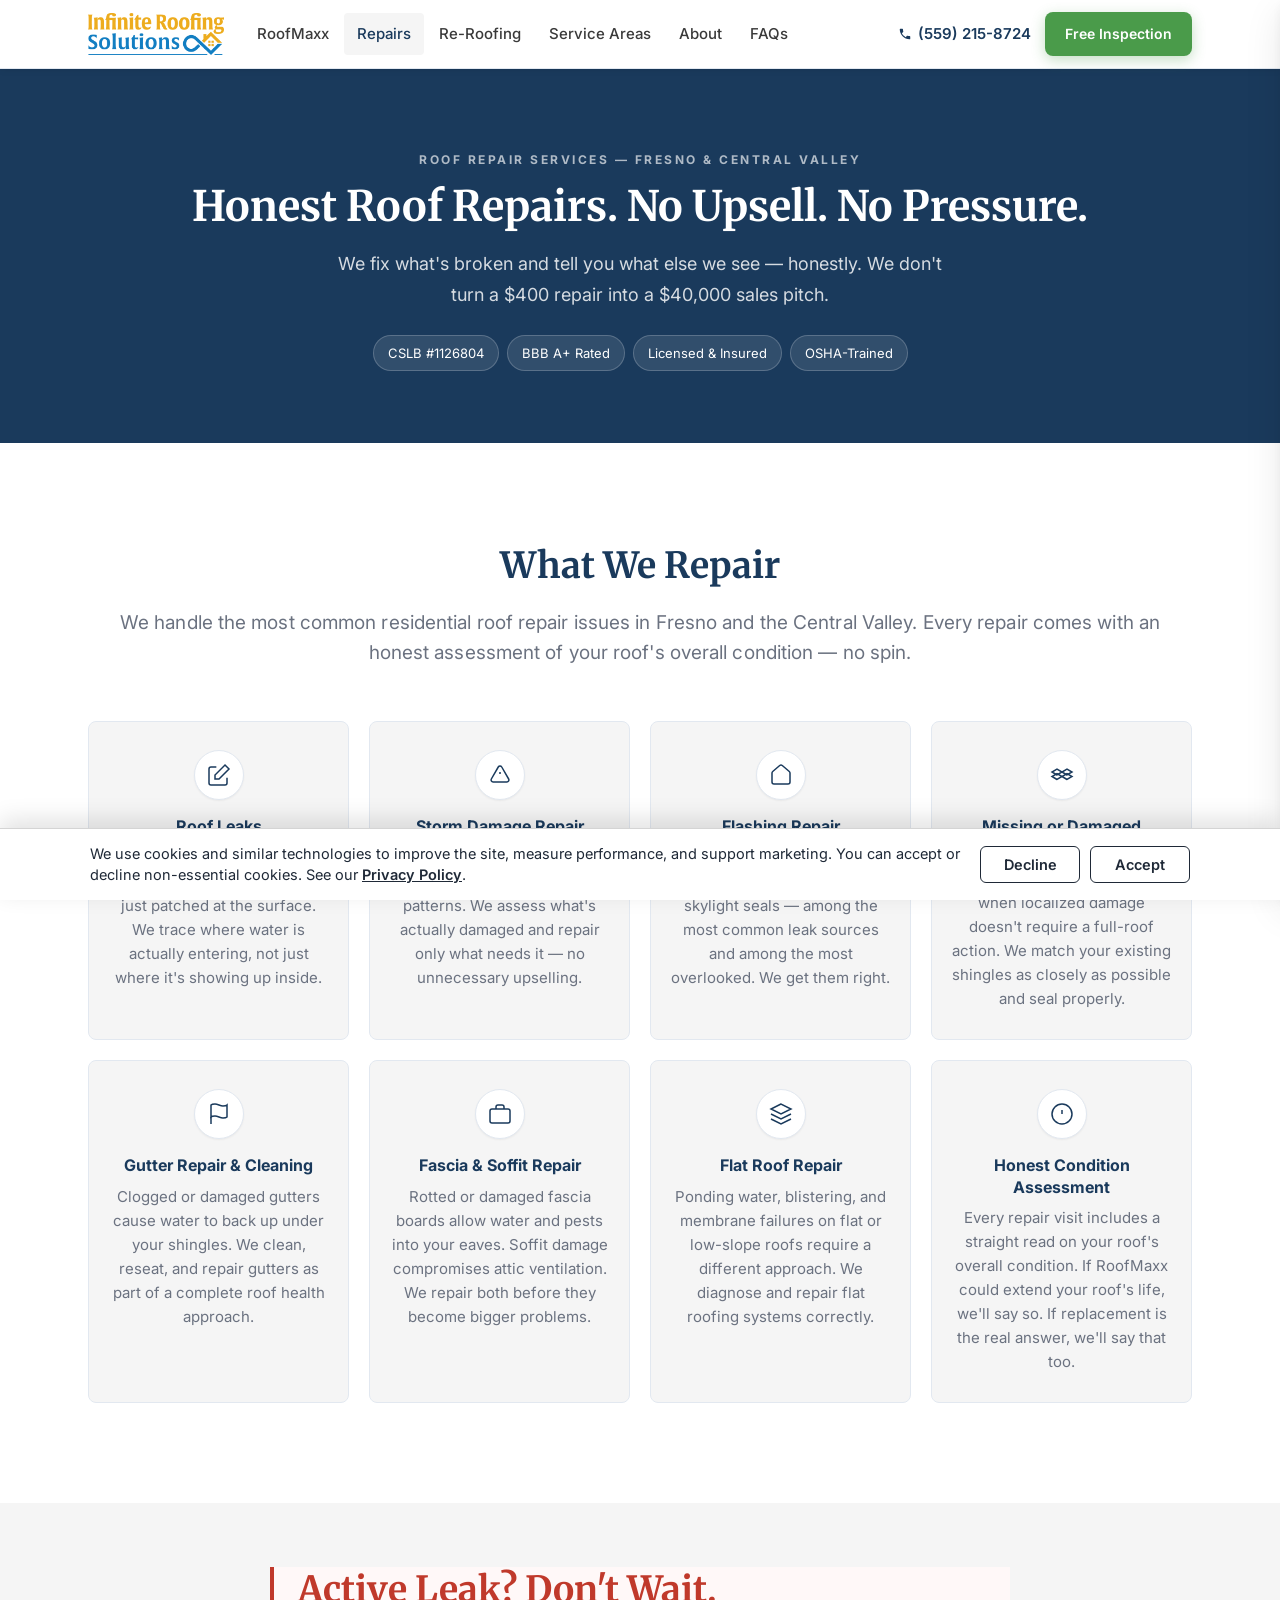
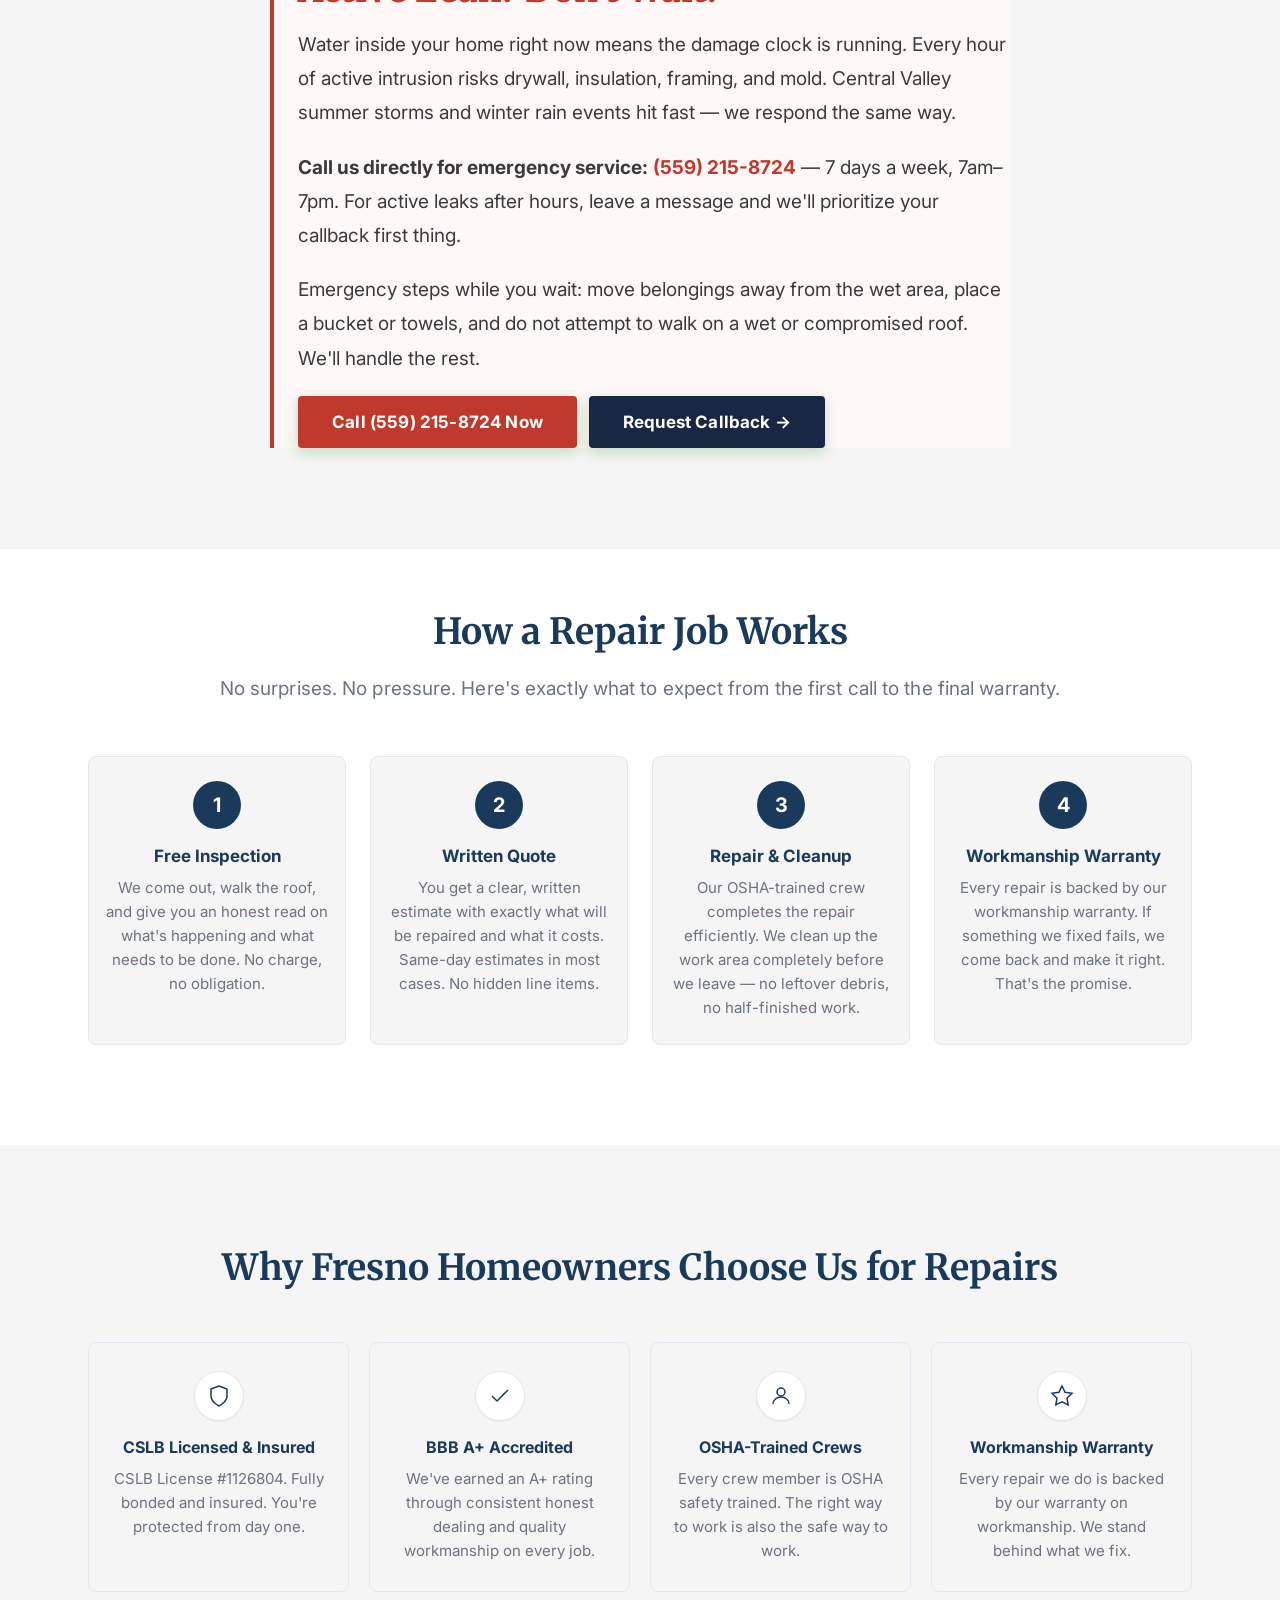
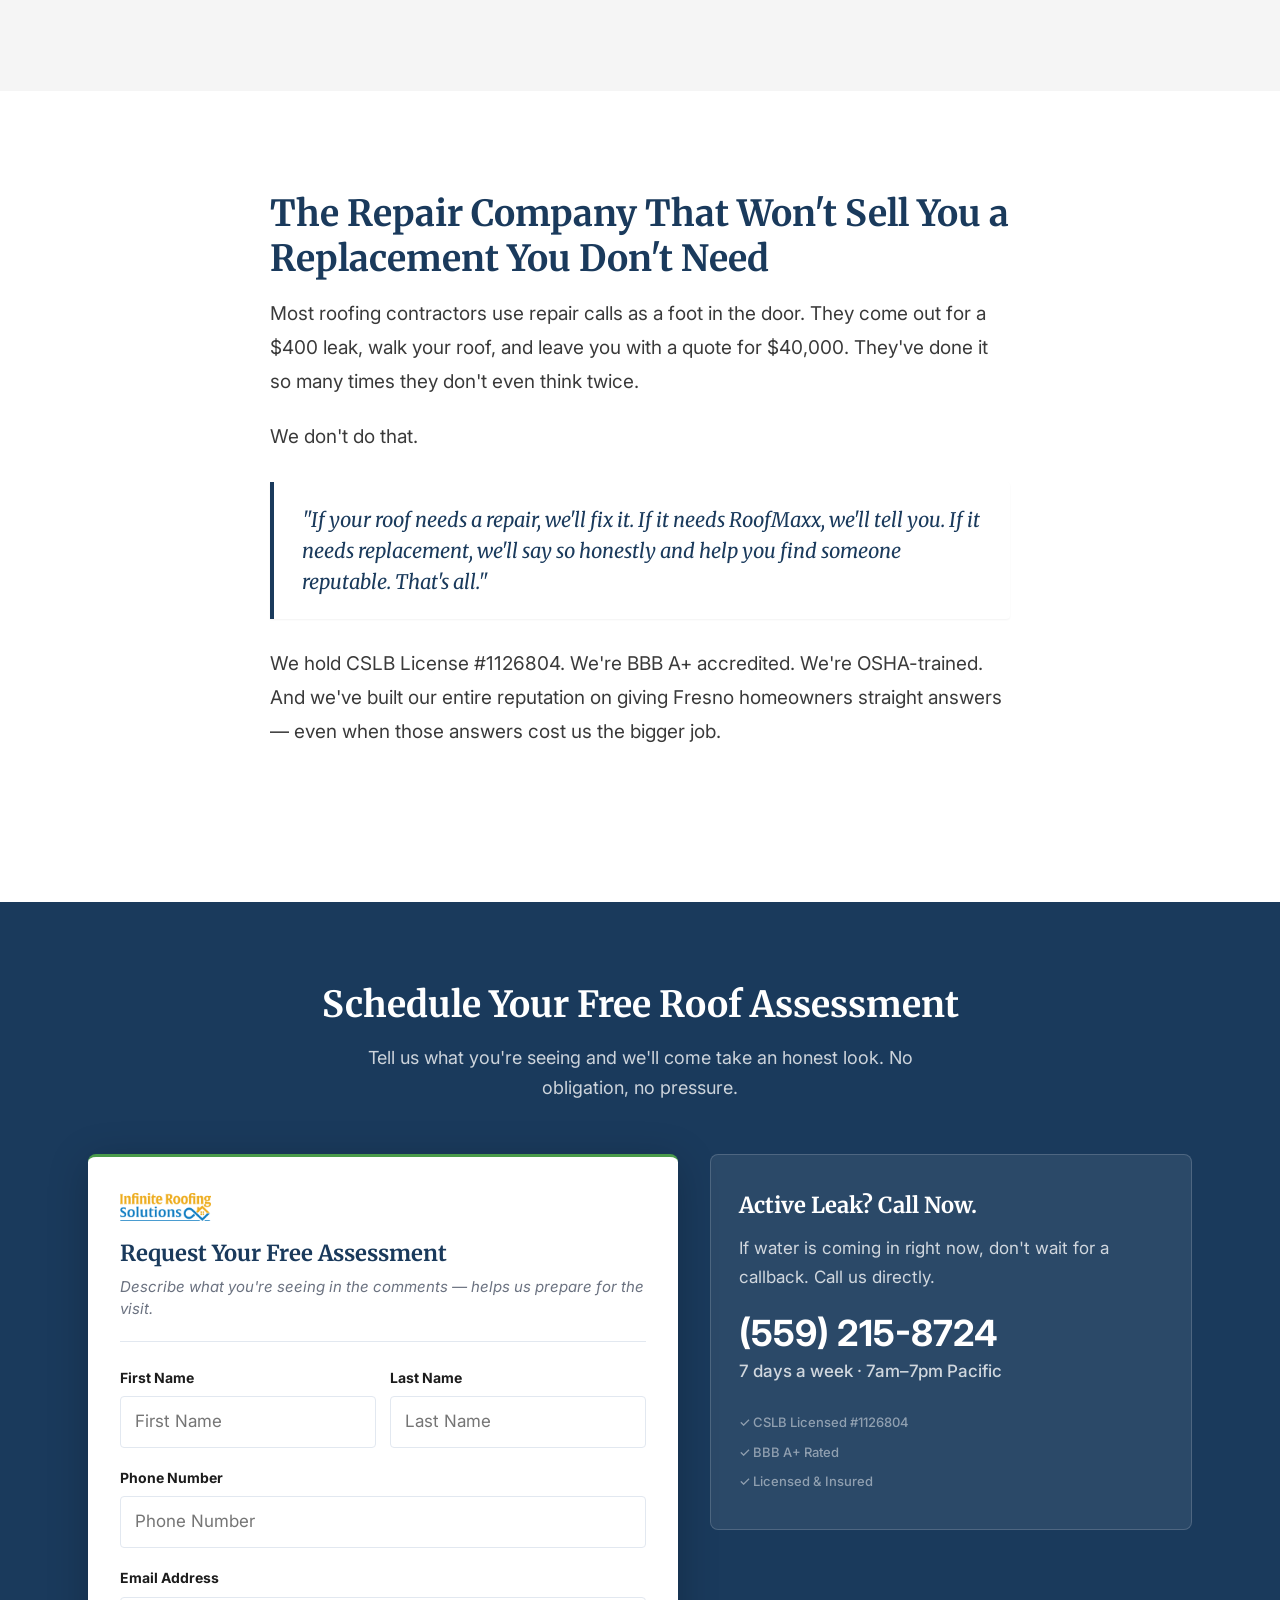
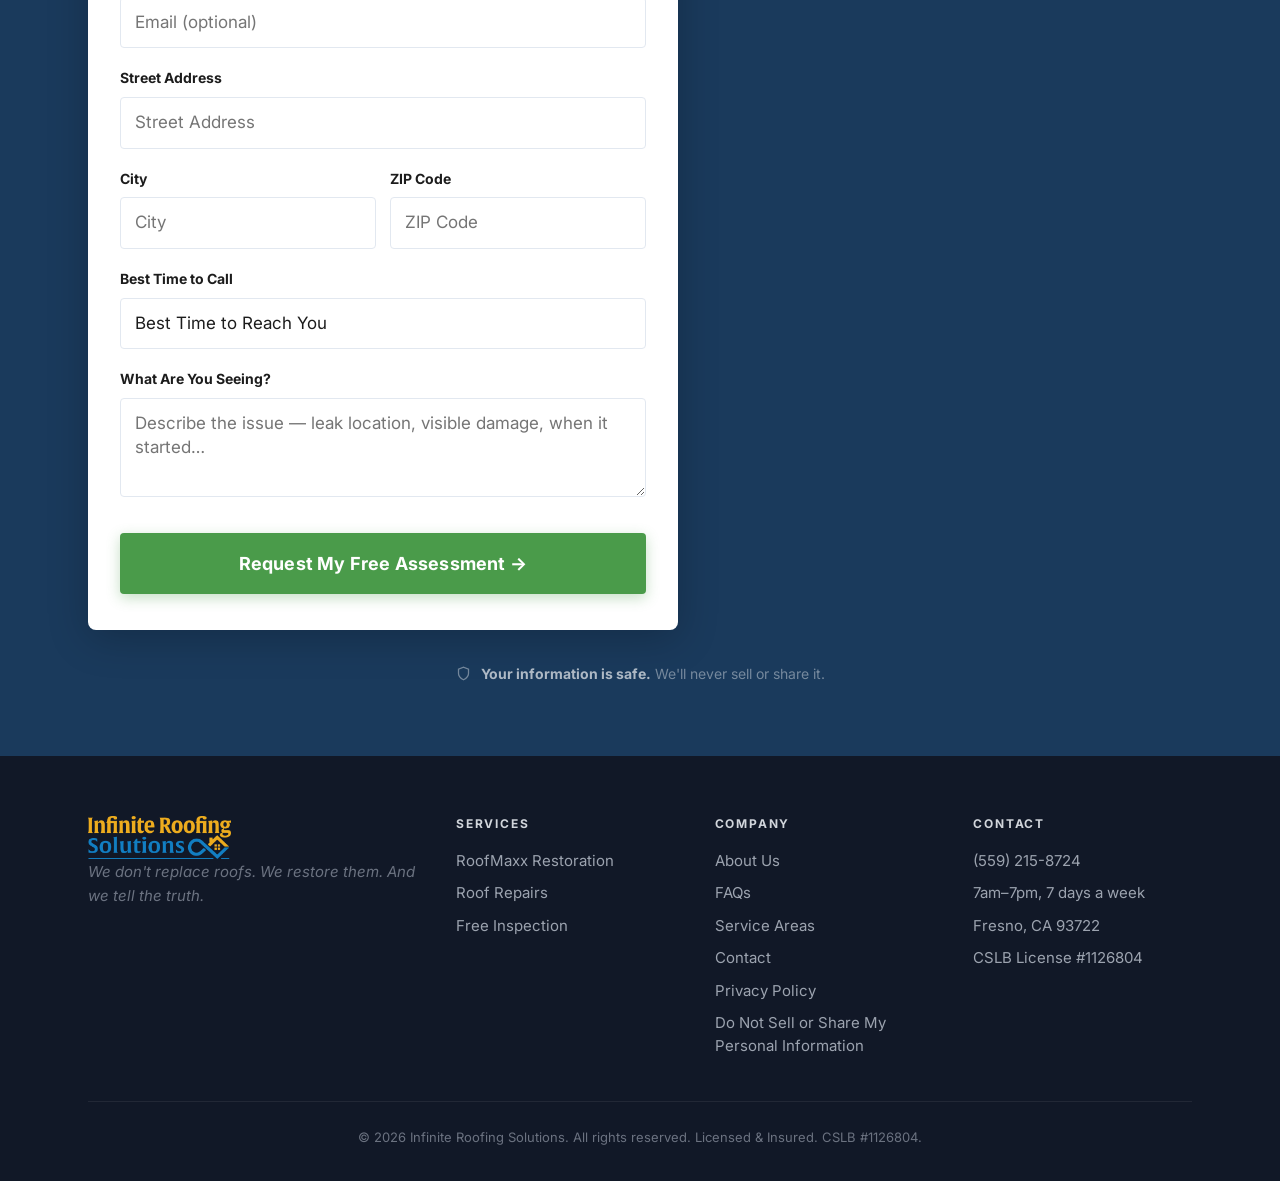
<file: roof-repairs/index.html>
<!DOCTYPE html>
<html lang="en">
<head>
  <meta charset="UTF-8">
  <meta name="viewport" content="width=device-width, initial-scale=1.0">
  <title>Roof Repairs Fresno | Leaks, Storm Damage &amp; More | Infinite Roofing Solutions</title>
  <meta name="description" content="Roof leak repair, storm damage, flashing, gutters — Fresno's licensed roofing repair team. CSLB #1126804. Honest assessment, no upsell. Free inspection.">
  <link rel="canonical" href="https://infroofing.com/roof-repairs/">
  <link rel="preconnect" href="https://fonts.googleapis.com">
  <link rel="preconnect" href="https://fonts.gstatic.com" crossorigin>
  <link href="https://fonts.googleapis.com/css2?family=Inter:wght@400;500;600;700&family=Merriweather:ital,wght@0,400;0,700;1,400&display=swap" rel="stylesheet">
  <link rel="stylesheet" href="/assets/css/style.css">
  <link rel="stylesheet" href="/assets/css/consent.css">
  <script src="/assets/js/consent.js?v=1"></script>
</head>
<body>

  <div class="mobile-sticky">
    <a href="tel:5592158724" class="mobile-call">
      <svg width="17" height="17" viewBox="0 0 24 24" fill="currentColor"><path d="M6.62 10.79c1.44 2.83 3.76 5.14 6.59 6.59l2.2-2.2c.27-.27.67-.36 1.02-.24 1.12.37 2.33.57 3.57.57.55 0 1 .45 1 1V20c0 .55-.45 1-1 1-9.39 0-17-7.61-17-17 0-.55.45-1 1-1h3.5c.55 0 1 .45 1 1 0 1.25.2 2.45.57 3.57.11.35.03.74-.25 1.02l-2.2 2.2z"/></svg>
      Call Now
    </a>
    <a href="#inspection-form" class="mobile-form">Free Inspection</a>
  </div>

  <header class="site-nav">
    <div class="container site-nav-inner">
      <a href="/" class="site-nav-logo"><img src="/assets/images/INF%20Roofing%20Logo.png" alt="Infinite Roofing Solutions"></a>
      <nav class="site-nav-links" aria-label="Main navigation">
        <a href="/roofmaxx/">RoofMaxx</a>
        <a href="/roof-repairs/" class="active">Repairs</a>
        <a href="/re-roofing/">Re-Roofing</a>
        <a href="/service-areas/">Service Areas</a>
        <a href="/about/">About</a>
        <a href="/faqs/">FAQs</a>
      </nav>
      <div class="site-nav-right">
        <a href="tel:5592158724" class="site-nav-phone">
          <svg width="14" height="14" viewBox="0 0 24 24" fill="currentColor"><path d="M6.62 10.79c1.44 2.83 3.76 5.14 6.59 6.59l2.2-2.2c.27-.27.67-.36 1.02-.24 1.12.37 2.33.57 3.57.57.55 0 1 .45 1 1V20c0 .55-.45 1-1 1-9.39 0-17-7.61-17-17 0-.55.45-1 1-1h3.5c.55 0 1 .45 1 1 0 1.25.2 2.45.57 3.57.11.35.03.74-.25 1.02l-2.2 2.2z"/></svg>
          (559) 215-8724
        </a>
        <a href="#inspection-form" class="site-nav-cta">Free Inspection</a>
      </div>
      <button class="site-nav-toggle" aria-label="Open menu" onclick="document.getElementById('siteMobileNav').classList.toggle('open');document.getElementById('siteNavOverlay').classList.toggle('open')">
        <svg width="22" height="22" viewBox="0 0 24 24" fill="none" stroke="currentColor" stroke-width="2.2"><line x1="3" x2="21" y1="6" y2="6"/><line x1="3" x2="21" y1="12" y2="12"/><line x1="3" x2="21" y1="18" y2="18"/></svg>
      </button>
    </div>
  </header>
  <div class="site-nav-overlay" id="siteNavOverlay" onclick="this.classList.remove('open');document.getElementById('siteMobileNav').classList.remove('open')"></div>
  <nav class="site-mobile-nav" id="siteMobileNav">
    <a href="/">Home</a>
    <a href="/roofmaxx/">RoofMaxx</a>
    <a href="/roof-repairs/">Repairs</a>
    <a href="/re-roofing/">Re-Roofing</a>
    <a href="/service-areas/">Service Areas</a>
    <a href="/about/">About</a>
    <a href="/faqs/">FAQs</a>
    <a href="/contact/">Contact</a>
    <a href="tel:5592158724" class="mobile-phone-link">(559) 215-8724 — Call Now</a>
    <a href="#inspection-form" class="mobile-cta-link">Get Free Inspection</a>
  </nav>

  <!-- PAGE BANNER -->
  <section class="page-banner">
    <div class="container">
      <span class="eyebrow">Roof Repair Services — Fresno &amp; Central Valley</span>
      <h1>Honest Roof Repairs. No Upsell. No Pressure.</h1>
      <p>We fix what's broken and tell you what else we see — honestly. We don't turn a $400 repair into a $40,000 sales pitch.</p>
      <div class="trust-pills">
        <span class="trust-pill">CSLB #1126804</span>
        <span class="trust-pill">BBB A+ Rated</span>
        <span class="trust-pill">Licensed &amp; Insured</span>
        <span class="trust-pill">OSHA-Trained</span>
      </div>
    </div>
  </section>

  <!-- SERVICES -->
  <section class="section">
    <div class="container">
      <h2 class="section-heading text-center reveal">What We Repair</h2>
      <p class="section-sub text-center reveal">We handle the most common residential roof repair issues in Fresno and the Central Valley. Every repair comes with an honest assessment of your roof's overall condition — no spin.</p>
      <div class="benefit-cards" style="margin-top:40px;">
        <div class="benefit-card reveal delay-1">
          <div class="benefit-icon"><svg viewBox="0 0 24 24" fill="none" stroke="currentColor" stroke-width="1.5"><path d="M20 14.66V20a2 2 0 0 1-2 2H4a2 2 0 0 1-2-2V6a2 2 0 0 1 2-2h5.34"/><polygon points="18 2 22 6 12 16 8 16 8 12 18 2"/></svg></div>
          <h4>Roof Leaks</h4>
          <p>Active leaks diagnosed and repaired at the source — not just patched at the surface. We trace where water is actually entering, not just where it's showing up inside.</p>
        </div>
        <div class="benefit-card reveal delay-2">
          <div class="benefit-icon"><svg viewBox="0 0 24 24" fill="none" stroke="currentColor" stroke-width="1.5"><path d="M12 9v2m0 4h.01m-6.938 4h13.856c1.54 0 2.502-1.667 1.732-3L13.732 4c-.77-1.333-2.694-1.333-3.464 0L3.34 16c-.77 1.333.192 3 1.732 3z"/></svg></div>
          <h4>Storm Damage Repair</h4>
          <p>Wind, hail, and fallen branches leave specific damage patterns. We assess what's actually damaged and repair only what needs it — no unnecessary upselling.</p>
        </div>
        <div class="benefit-card reveal delay-3">
          <div class="benefit-icon"><svg viewBox="0 0 24 24" fill="none" stroke="currentColor" stroke-width="1.5"><path d="M3 10a2 2 0 0 1 .709-1.528l7-5.999a2 2 0 0 1 2.582 0l7 5.999A2 2 0 0 1 21 10v9a2 2 0 0 1-2 2H5a2 2 0 0 1-2-2z"/></svg></div>
          <h4>Flashing Repair</h4>
          <p>Chimney flashing, pipe boot seals, valley flashing, and skylight seals — among the most common leak sources and among the most overlooked. We get them right.</p>
        </div>
        <div class="benefit-card reveal delay-1">
          <div class="benefit-icon"><svg viewBox="0 0 24 24" fill="none" stroke="currentColor" stroke-width="1.5"><path d="M7 16.5l-5-3 5-3 5 3-5 3z"/><path d="M17 16.5l-5-3 5-3 5 3-5 3z"/><path d="M7 12l-5-3 5-3 5 3-5 3z"/><path d="M17 12l-5-3 5-3 5 3-5 3z"/></svg></div>
          <h4>Missing or Damaged Shingles</h4>
          <p>Individual shingle replacement when localized damage doesn't require a full-roof action. We match your existing shingles as closely as possible and seal properly.</p>
        </div>
        <div class="benefit-card reveal delay-2">
          <div class="benefit-icon"><svg viewBox="0 0 24 24" fill="none" stroke="currentColor" stroke-width="1.5"><path d="M4 15s1-1 4-1 5 2 8 2 4-1 4-1V3s-1 1-4 1-5-2-8-2-4 1-4 1z"/><line x1="4" y1="22" x2="4" y2="15"/></svg></div>
          <h4>Gutter Repair &amp; Cleaning</h4>
          <p>Clogged or damaged gutters cause water to back up under your shingles. We clean, reseat, and repair gutters as part of a complete roof health approach.</p>
        </div>
        <div class="benefit-card reveal delay-3">
          <div class="benefit-icon"><svg viewBox="0 0 24 24" fill="none" stroke="currentColor" stroke-width="1.5"><rect x="2" y="7" width="20" height="14" rx="2"/><path d="M16 7V5a2 2 0 0 0-2-2h-4a2 2 0 0 0-2 2v2"/></svg></div>
          <h4>Fascia &amp; Soffit Repair</h4>
          <p>Rotted or damaged fascia boards allow water and pests into your eaves. Soffit damage compromises attic ventilation. We repair both before they become bigger problems.</p>
        </div>
        <div class="benefit-card reveal delay-1">
          <div class="benefit-icon"><svg viewBox="0 0 24 24" fill="none" stroke="currentColor" stroke-width="1.5"><path d="M12 2L2 7l10 5 10-5-10-5z"/><path d="M2 17l10 5 10-5"/><path d="M2 12l10 5 10-5"/></svg></div>
          <h4>Flat Roof Repair</h4>
          <p>Ponding water, blistering, and membrane failures on flat or low-slope roofs require a different approach. We diagnose and repair flat roofing systems correctly.</p>
        </div>
        <div class="benefit-card reveal delay-2">
          <div class="benefit-icon"><svg viewBox="0 0 24 24" fill="none" stroke="currentColor" stroke-width="1.5"><circle cx="12" cy="12" r="10"/><line x1="12" y1="8" x2="12" y2="12"/><line x1="12" y1="16" x2="12.01" y2="16"/></svg></div>
          <h4>Honest Condition Assessment</h4>
          <p>Every repair visit includes a straight read on your roof's overall condition. If RoofMaxx could extend your roof's life, we'll say so. If replacement is the real answer, we'll say that too.</p>
        </div>
      </div>
    </div>
  </section>

  <!-- EMERGENCY REPAIR -->
  <section class="section section-alt" style="padding-top: clamp(48px, 5vw, 64px); padding-bottom: clamp(32px, 4vw, 48px);">
    <div class="container">
      <div class="trust-msg reveal emergency-msg" style="border-left: 4px solid #c0392b; background: #fff8f8; padding-left: 24px;">
        <h2 style="color:#c0392b;">Active Leak? Don't Wait.</h2>
        <p>Water inside your home right now means the damage clock is running. Every hour of active intrusion risks drywall, insulation, framing, and mold. Central Valley summer storms and winter rain events hit fast — we respond the same way.</p>
        <p><strong>Call us directly for emergency service:</strong> <a href="tel:5592158724" style="color:#c0392b; font-weight:700;">(559) 215-8724</a> — 7 days a week, 7am–7pm. For active leaks after hours, leave a message and we'll prioritize your callback first thing.</p>
        <p>Emergency steps while you wait: move belongings away from the wet area, place a bucket or towels, and do not attempt to walk on a wet or compromised roof. We'll handle the rest.</p>
        <div class="emergency-btns" style="margin-top:20px; display:flex; flex-wrap:wrap; gap:12px;">
          <a href="tel:5592158724" class="btn" style="background:#c0392b; color:#fff; border:none;">Call (559) 215-8724 Now</a>
          <a href="#inspection-form" class="btn" style="background:#1a2744; color:#fff; border:none;">Request Callback &rarr;</a>
        </div>
      </div>
    </div>
    <style>
      @media (max-width: 640px) {
        .emergency-btns { flex-direction: column; }
        .emergency-btns .btn { display: block; width: 100%; text-align: center; }
      }
    </style>
  </section>

  <!-- REPAIR PROCESS -->
  <section class="section" style="padding-top: clamp(40px, 5vw, 60px);">
    <div class="container">
      <h2 class="section-heading text-center reveal">How a Repair Job Works</h2>
      <p class="section-sub text-center reveal">No surprises. No pressure. Here's exactly what to expect from the first call to the final warranty.</p>
      <div class="process-grid reveal" style="margin-top:40px; display:grid; grid-template-columns: repeat(4,1fr); gap:24px;">
        <div style="text-align:center; padding:24px 16px; background:var(--bg-light); border:1px solid var(--border); border-radius:var(--radius-md);">
          <div style="width:48px; height:48px; background:var(--navy); color:#fff; border-radius:50%; display:flex; align-items:center; justify-content:center; font-size:20px; font-weight:700; margin:0 auto 16px;">1</div>
          <h4 style="color:var(--navy); margin-bottom:8px;">Free Inspection</h4>
          <p style="font-size:15px; color:var(--text-muted); line-height:1.6; margin:0;">We come out, walk the roof, and give you an honest read on what's happening and what needs to be done. No charge, no obligation.</p>
        </div>
        <div style="text-align:center; padding:24px 16px; background:var(--bg-light); border:1px solid var(--border); border-radius:var(--radius-md);">
          <div style="width:48px; height:48px; background:var(--navy); color:#fff; border-radius:50%; display:flex; align-items:center; justify-content:center; font-size:20px; font-weight:700; margin:0 auto 16px;">2</div>
          <h4 style="color:var(--navy); margin-bottom:8px;">Written Quote</h4>
          <p style="font-size:15px; color:var(--text-muted); line-height:1.6; margin:0;">You get a clear, written estimate with exactly what will be repaired and what it costs. Same-day estimates in most cases. No hidden line items.</p>
        </div>
        <div style="text-align:center; padding:24px 16px; background:var(--bg-light); border:1px solid var(--border); border-radius:var(--radius-md);">
          <div style="width:48px; height:48px; background:var(--navy); color:#fff; border-radius:50%; display:flex; align-items:center; justify-content:center; font-size:20px; font-weight:700; margin:0 auto 16px;">3</div>
          <h4 style="color:var(--navy); margin-bottom:8px;">Repair &amp; Cleanup</h4>
          <p style="font-size:15px; color:var(--text-muted); line-height:1.6; margin:0;">Our OSHA-trained crew completes the repair efficiently. We clean up the work area completely before we leave — no leftover debris, no half-finished work.</p>
        </div>
        <div style="text-align:center; padding:24px 16px; background:var(--bg-light); border:1px solid var(--border); border-radius:var(--radius-md);">
          <div style="width:48px; height:48px; background:var(--navy); color:#fff; border-radius:50%; display:flex; align-items:center; justify-content:center; font-size:20px; font-weight:700; margin:0 auto 16px;">4</div>
          <h4 style="color:var(--navy); margin-bottom:8px;">Workmanship Warranty</h4>
          <p style="font-size:15px; color:var(--text-muted); line-height:1.6; margin:0;">Every repair is backed by our workmanship warranty. If something we fixed fails, we come back and make it right. That's the promise.</p>
        </div>
      </div>
    </div>
  </section>

  <!-- TRUST SIGNALS -->
  <section class="section section-alt">
    <div class="container">
      <h2 class="section-heading text-center reveal">Why Fresno Homeowners Choose Us for Repairs</h2>
      <div class="benefit-cards reveal" style="margin-top:32px; grid-template-columns: repeat(4,1fr);">
        <div class="benefit-card">
          <div class="benefit-icon"><svg viewBox="0 0 24 24" fill="none" stroke="currentColor" stroke-width="1.5"><path d="M12 22s8-4 8-10V5l-8-3-8 3v7c0 6 8 10 8 10z"/></svg></div>
          <h4>CSLB Licensed &amp; Insured</h4>
          <p>CSLB License #1126804. Fully bonded and insured. You're protected from day one.</p>
        </div>
        <div class="benefit-card">
          <div class="benefit-icon"><svg viewBox="0 0 24 24" fill="none" stroke="currentColor" stroke-width="1.5"><path d="M20 6 9 17l-5-5"/></svg></div>
          <h4>BBB A+ Accredited</h4>
          <p>We've earned an A+ rating through consistent honest dealing and quality workmanship on every job.</p>
        </div>
        <div class="benefit-card">
          <div class="benefit-icon"><svg viewBox="0 0 24 24" fill="none" stroke="currentColor" stroke-width="1.5"><circle cx="12" cy="8" r="4"/><path d="M4 20c0-4 3.6-7 8-7s8 3 8 7"/></svg></div>
          <h4>OSHA-Trained Crews</h4>
          <p>Every crew member is OSHA safety trained. The right way to work is also the safe way to work.</p>
        </div>
        <div class="benefit-card">
          <div class="benefit-icon"><svg viewBox="0 0 24 24" fill="none" stroke="currentColor" stroke-width="1.5"><path d="M12 2l3.09 6.26L22 9.27l-5 4.87L18.18 21 12 17.77 5.82 21 7 14.14 2 9.27l6.91-1.01L12 2z"/></svg></div>
          <h4>Workmanship Warranty</h4>
          <p>Every repair we do is backed by our warranty on workmanship. We stand behind what we fix.</p>
        </div>
      </div>
    </div>
  </section>

  <!-- PROMISE -->
  <section class="section">
    <div class="container">
      <div class="trust-msg reveal">
        <h2>The Repair Company That Won't Sell You a Replacement You Don't Need</h2>
        <p>Most roofing contractors use repair calls as a foot in the door. They come out for a $400 leak, walk your roof, and leave you with a quote for $40,000. They've done it so many times they don't even think twice.</p>
        <p>We don't do that.</p>
        <blockquote class="trust-blockquote">"If your roof needs a repair, we'll fix it. If it needs RoofMaxx, we'll tell you. If it needs replacement, we'll say so honestly and help you find someone reputable. That's all."</blockquote>
        <p>We hold CSLB License #1126804. We're BBB A+ accredited. We're OSHA-trained. And we've built our entire reputation on giving Fresno homeowners straight answers — even when those answers cost us the bigger job.</p>
      </div>
    </div>
  </section>

  <!-- FORM -->
  <section class="final-cta" id="inspection-form">
    <div class="container">
      <div class="final-cta-header text-center reveal">
        <h2>Schedule Your Free Roof Assessment</h2>
        <p class="final-sub">Tell us what you're seeing and we'll come take an honest look. No obligation, no pressure.</p>
      </div>
      <div class="form-cols">
        <div class="form-wrap reveal delay-1">
          <img src="/assets/images/INF%20Roofing%20Logo.png" alt="Infinite Roofing Solutions" class="form-logo">
          <h3>Request Your Free Assessment</h3>
          <p class="form-note">Describe what you're seeing in the comments — helps us prepare for the visit.</p>
          <form novalidate>
            <div class="grid-2">
              <div class="form-group"><label for="fname">First Name</label><input type="text" id="fname" name="fname" required placeholder="First Name" autocomplete="given-name"></div>
              <div class="form-group"><label for="lname">Last Name</label><input type="text" id="lname" name="lname" required placeholder="Last Name" autocomplete="family-name"></div>
            </div>
            <div class="form-group"><label for="phone">Phone Number</label><input type="tel" id="phone" name="phone" required placeholder="Phone Number" autocomplete="tel"></div>
            <div class="form-group"><label for="email">Email Address</label><input type="email" id="email" name="email" placeholder="Email (optional)" autocomplete="email"></div>
            <div class="form-group"><label for="address">Street Address</label><input type="text" id="address" name="address" required placeholder="Street Address" autocomplete="street-address"></div>
            <div class="grid-2">
              <div class="form-group"><label for="city">City</label><input type="text" id="city" name="city" required placeholder="City" autocomplete="address-level2"></div>
              <div class="form-group"><label for="zip">ZIP Code</label><input type="text" id="zip" name="zip" required placeholder="ZIP Code" autocomplete="postal-code"></div>
            </div>
            <div class="form-group"><label for="calltime">Best Time to Call</label><select id="calltime" name="calltime"><option value="">Best Time to Reach You</option><option value="morning">Morning (7am–12pm)</option><option value="afternoon">Afternoon (12pm–5pm)</option><option value="evening">Evening (5pm–7pm)</option></select></div>
            <div class="form-group"><label for="comments">What Are You Seeing?</label><textarea id="comments" name="comments" rows="3" placeholder="Describe the issue — leak location, visible damage, when it started…"></textarea></div>
            <button type="submit" class="btn form-submit-btn">Request My Free Assessment &rarr;</button>
          </form>
        </div>
        <div class="phone-wrap reveal delay-2">
          <h3>Active Leak? Call Now.</h3>
          <p>If water is coming in right now, don't wait for a callback. Call us directly.</p>
          <a href="tel:5592158724" class="big-phone">(559) 215-8724</a>
          <p class="phone-hours">7 days a week &middot; 7am–7pm Pacific</p>
          <div class="phone-trust-badges" style="margin-top:24px;">
            <span>&#10003; CSLB Licensed #1126804</span>
            <span>&#10003; BBB A+ Rated</span>
            <span>&#10003; Licensed &amp; Insured</span>
          </div>
        </div>
      </div>
      <div class="form-safe-row">
        <svg width="15" height="15" viewBox="0 0 24 24" fill="none" stroke="currentColor" stroke-width="2"><path d="M12 22s8-4 8-10V5l-8-3-8 3v7c0 6 8 10 8 10z"/></svg>
        <p><strong>Your information is safe.</strong> We'll never sell or share it.</p>
      </div>
    </div>
  </section>

  <footer class="site-footer">
    <div class="container">
      <div class="foot-grid">
        <div class="foot-col foot-brand"><img src="/assets/images/INF%20Roofing%20Logo.png" alt="Infinite Roofing Solutions" class="foot-logo-main"><p class="foot-tagline">We don't replace roofs. We restore them. And we tell the truth.</p></div>
        <div class="foot-col"><h4>Services</h4><ul><li><a href="/roofmaxx/">RoofMaxx Restoration</a></li><li><a href="/roof-repairs/">Roof Repairs</a></li><li><a href="/free-inspection/">Free Inspection</a></li></ul></div>
        <div class="foot-col"><h4>Company</h4><ul><li><a href="/about/">About Us</a></li><li><a href="/faqs/">FAQs</a></li><li><a href="/service-areas/">Service Areas</a></li><li><a href="/contact/">Contact</a></li><li><a href="/privacy-policy/">Privacy Policy</a></li><li><a href="/do-not-sell/">Do Not Sell or Share My Personal Information</a></li></ul></div>
        <div class="foot-col"><h4>Contact</h4><ul><li><a href="tel:5592158724">(559) 215-8724</a></li><li>7am–7pm, 7 days a week</li><li>Fresno, CA 93722</li><li>CSLB License #1126804</li></ul></div>
      </div>
      <div class="foot-bottom"><p>&copy; 2026 Infinite Roofing Solutions. All rights reserved. Licensed &amp; Insured. CSLB #1126804.</p></div>
    </div>
  </footer>

  <script>
    const obs = new IntersectionObserver(entries => {
      entries.forEach(e => { if(e.isIntersecting){ e.target.classList.add('is-visible'); obs.unobserve(e.target); }});
    }, {threshold:0.08, rootMargin:'0px 0px -32px 0px'});
    document.querySelectorAll('.reveal').forEach(el => obs.observe(el));
  </script>
  <script>
    window.PAGE_CONFIG = { source:'site-roof-repairs', phoneRaw:'5592158724', phoneDisplay:'(559) 215-8724', webhookUrl:'https://hooks.zapier.com/hooks/catch/12412478/u7ya0f6/' };
  </script>
  <script src="/assets/js/site.js?v=4"></script>
</body>
</html>
</file>
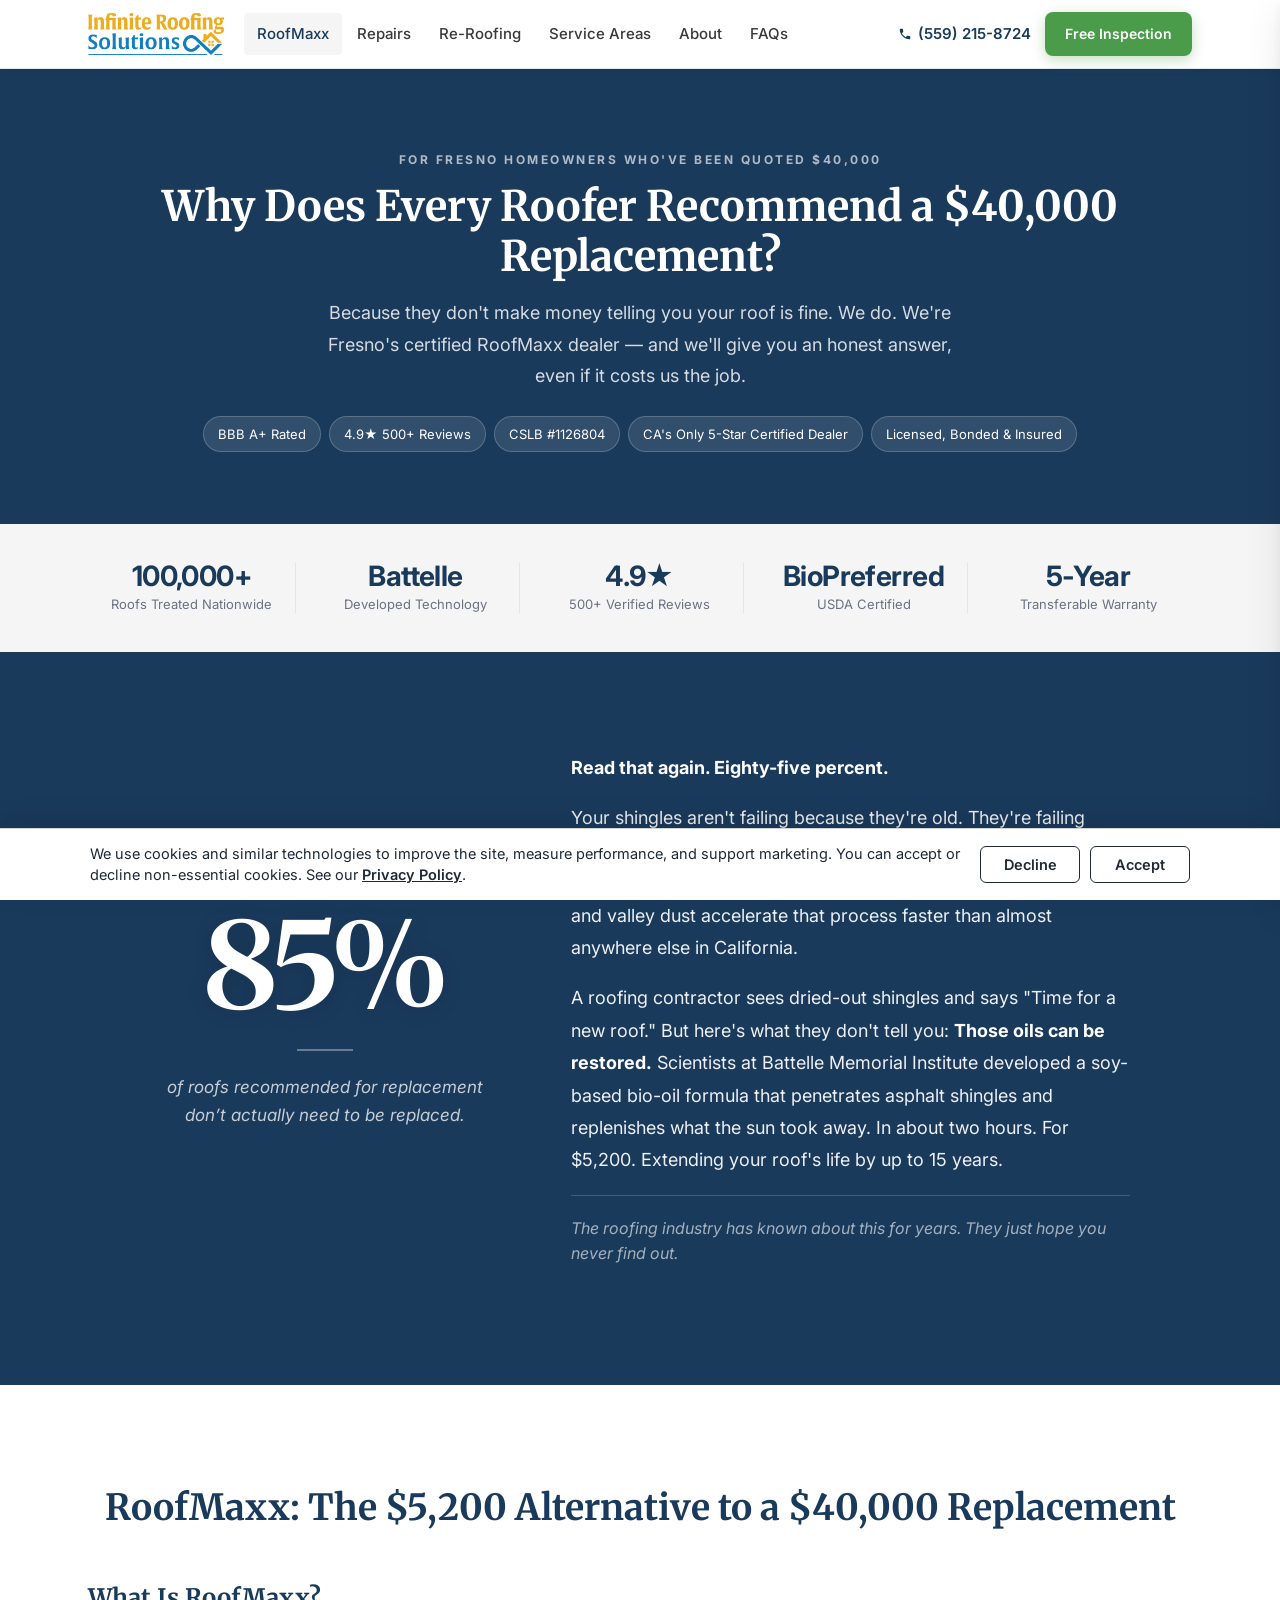
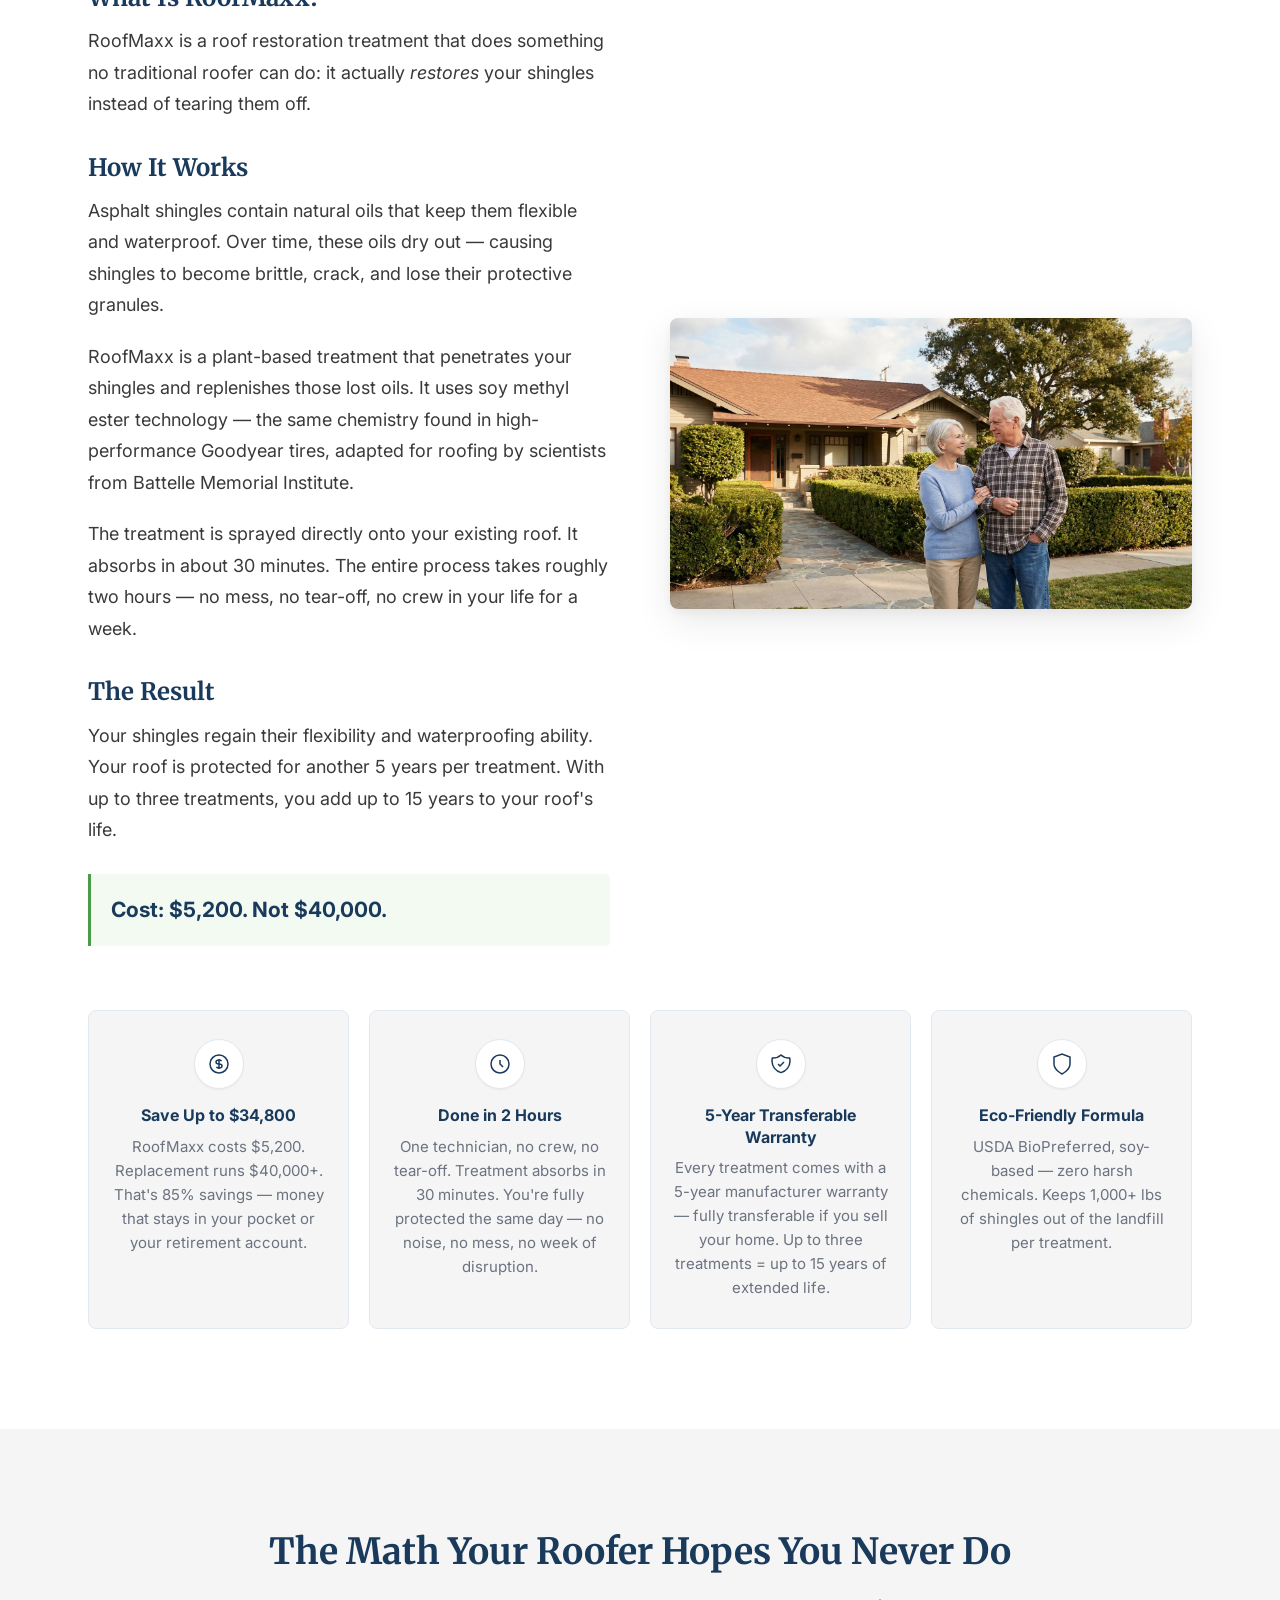
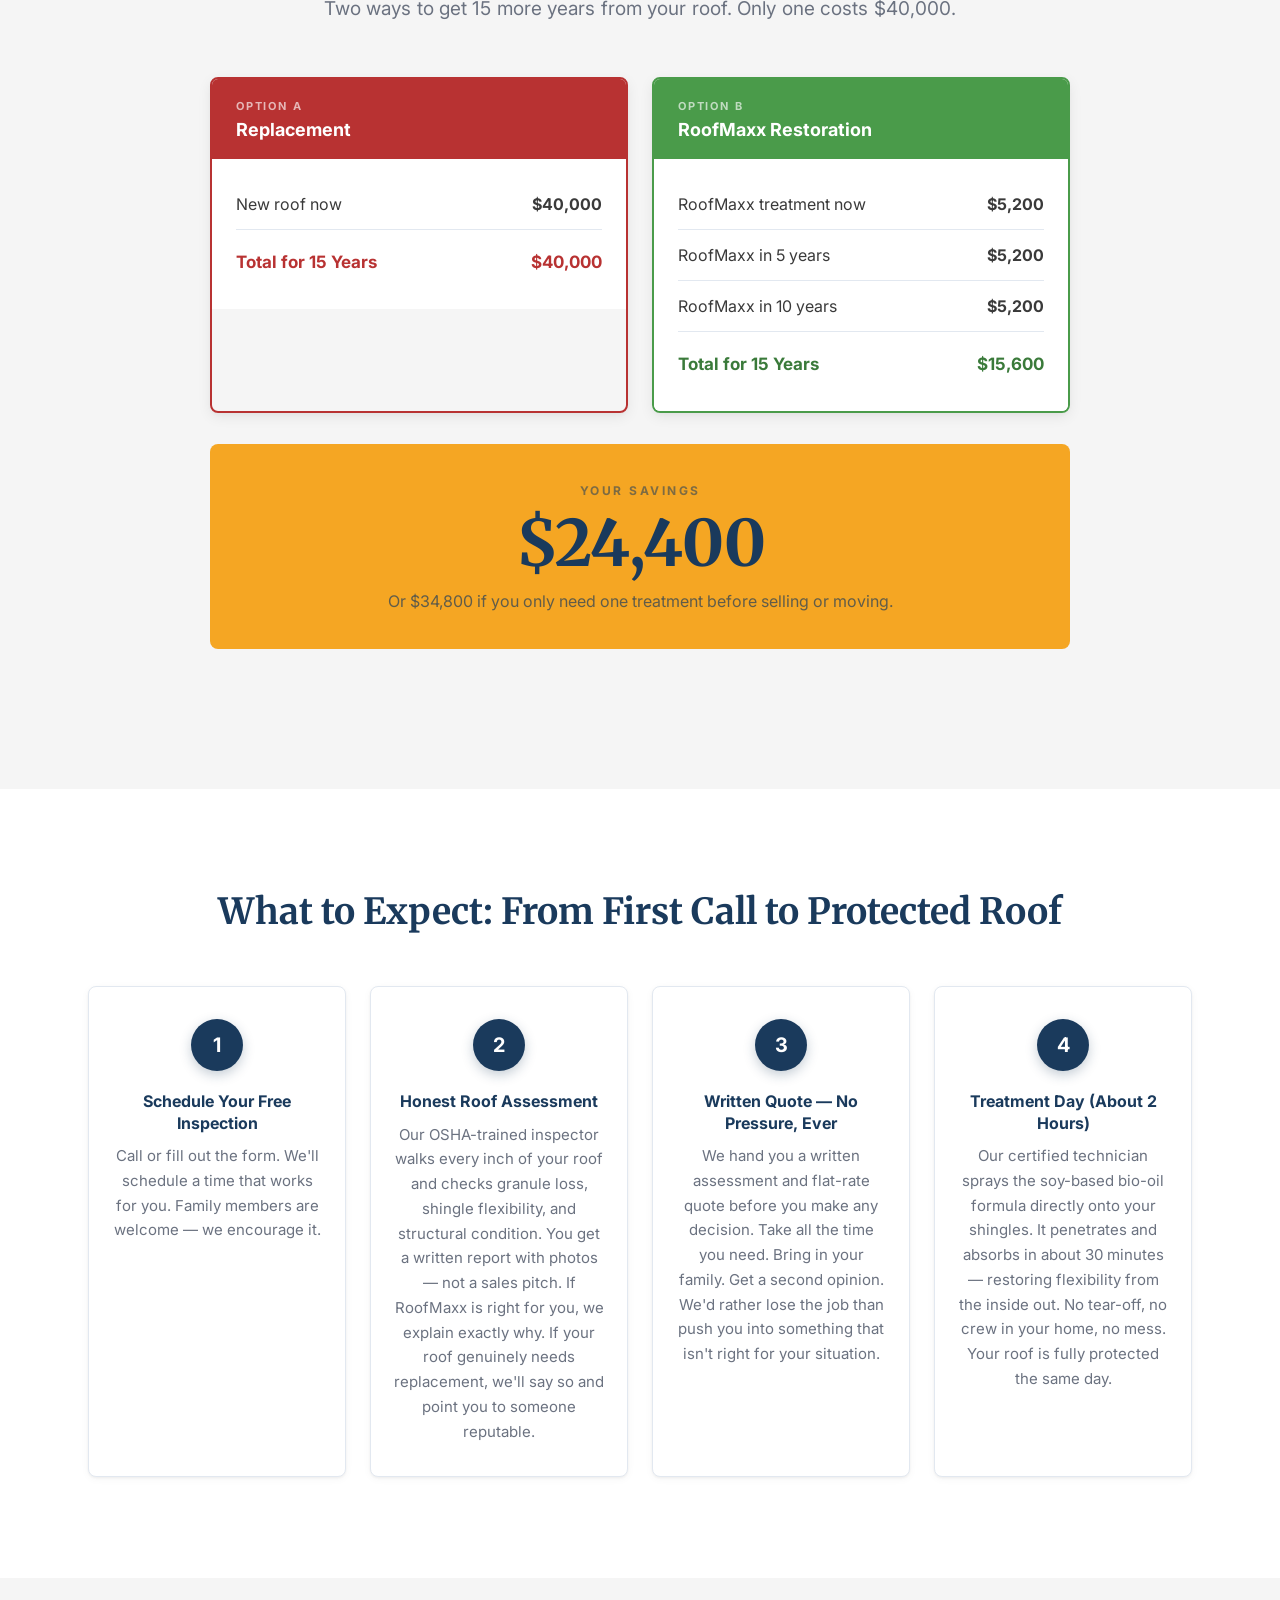
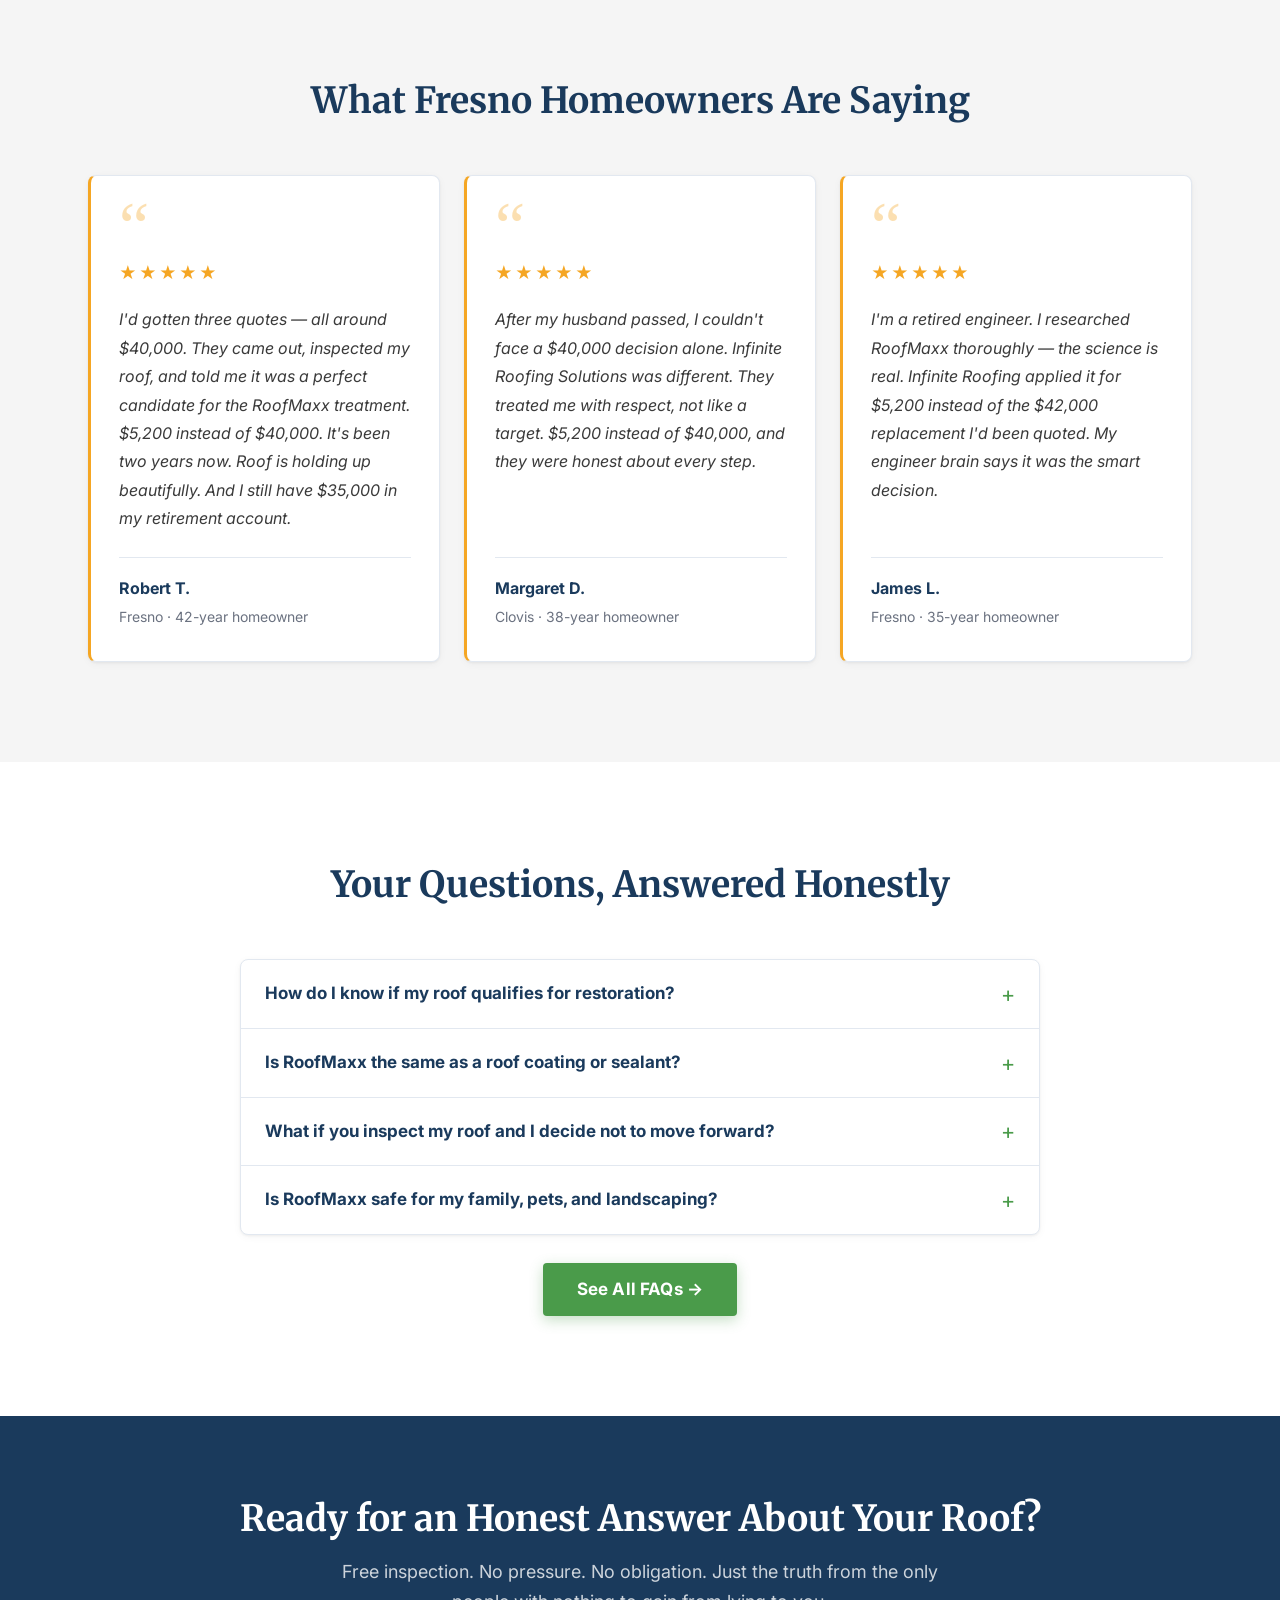
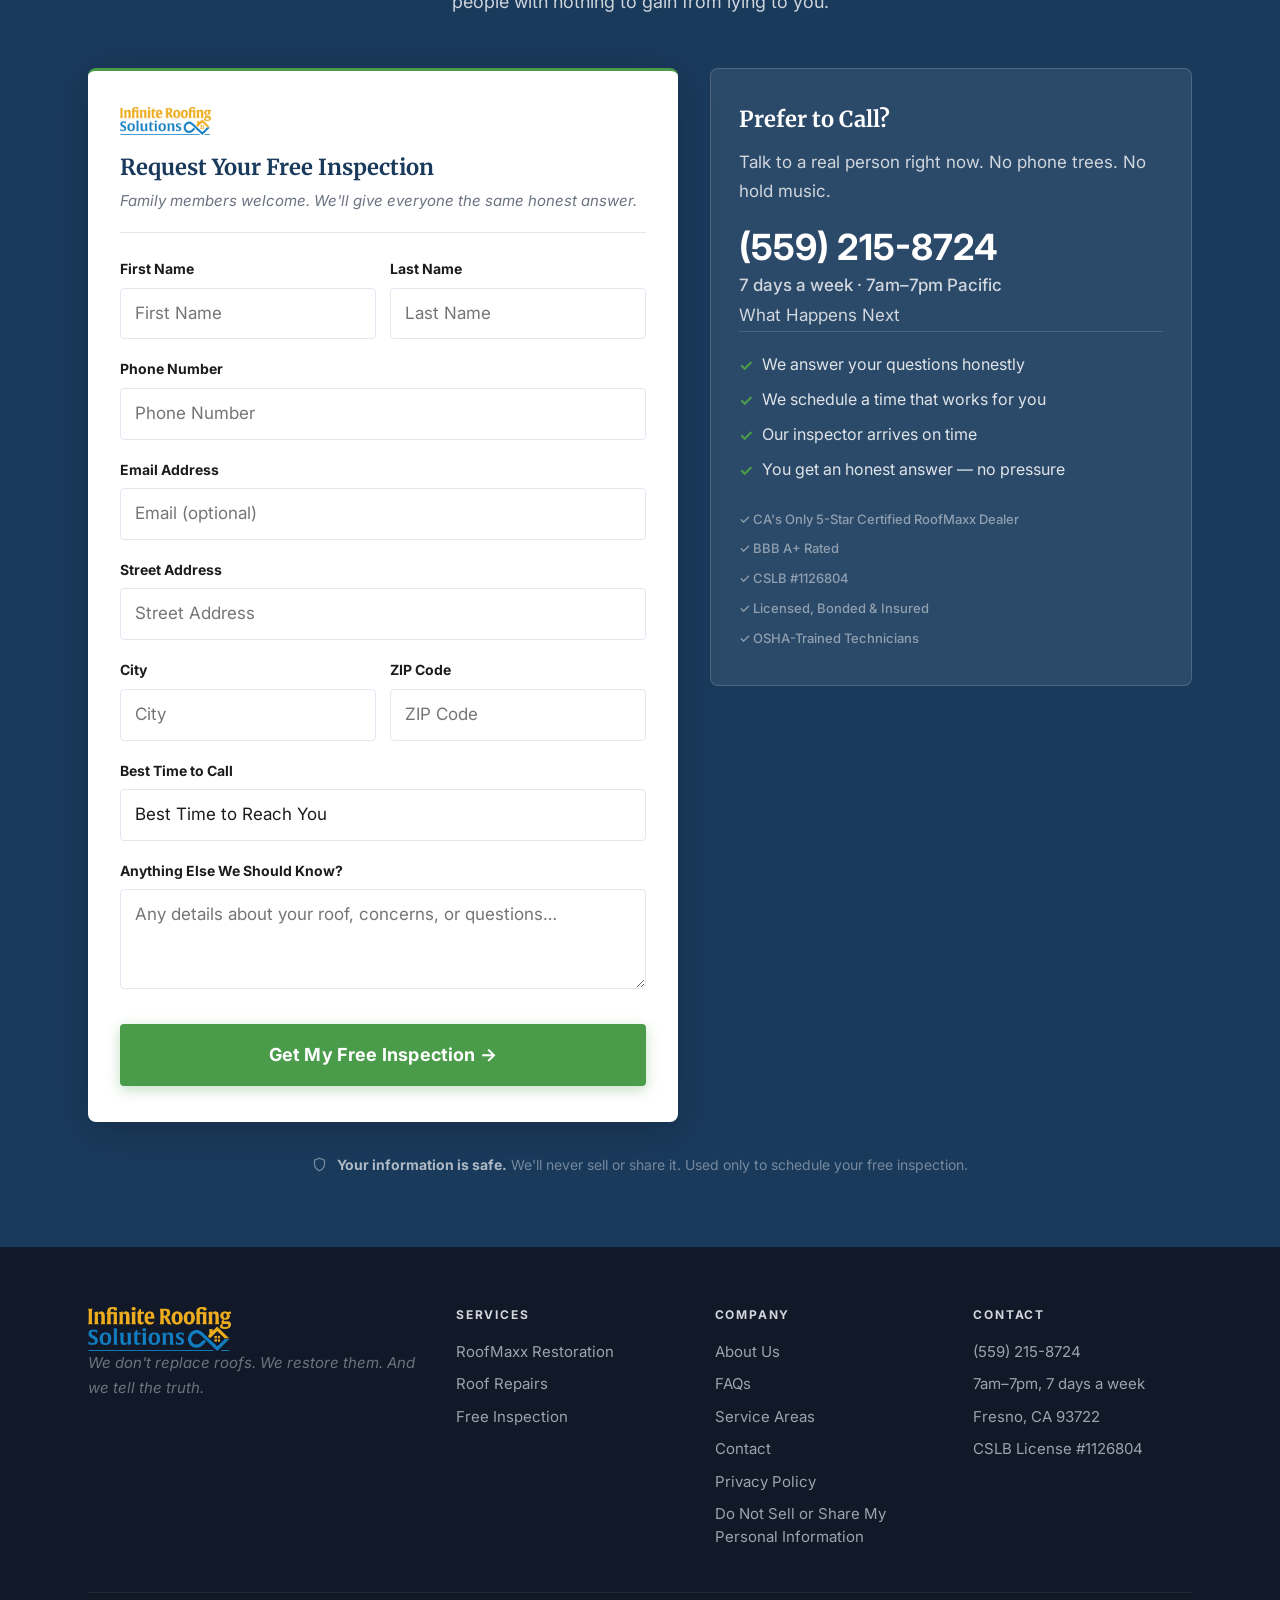
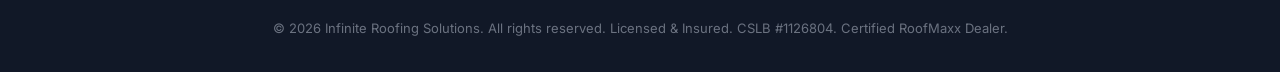
<file: roofmaxx/index.html>
<!DOCTYPE html>
<html lang="en">
<head>
  <meta charset="UTF-8">
  <meta name="viewport" content="width=device-width, initial-scale=1.0">
  <title>RoofMaxx Restoration Fresno | $5,200 vs $40,000 | Infinite Roofing Solutions</title>
  <meta name="description" content="RoofMaxx roof restoration extends your roof's life by up to 15 years for $5,200 — not $40,000. Fresno's certified RoofMaxx dealer. CSLB #1126804. Free inspection.">
  <link rel="canonical" href="https://infroofing.com/roofmaxx/">
  <link rel="preconnect" href="https://fonts.googleapis.com">
  <link rel="preconnect" href="https://fonts.gstatic.com" crossorigin>
  <link href="https://fonts.googleapis.com/css2?family=Inter:wght@400;500;600;700&family=Merriweather:ital,wght@0,400;0,700;1,400&display=swap" rel="stylesheet">
  <link rel="stylesheet" href="/assets/css/style.css">
  <link rel="stylesheet" href="/assets/css/consent.css">
  <script src="/assets/js/consent.js?v=1"></script>
</head>
<body>

  <!-- MOBILE STICKY -->
  <div class="mobile-sticky">
    <a href="tel:5592158724" class="mobile-call">
      <svg width="17" height="17" viewBox="0 0 24 24" fill="currentColor"><path d="M6.62 10.79c1.44 2.83 3.76 5.14 6.59 6.59l2.2-2.2c.27-.27.67-.36 1.02-.24 1.12.37 2.33.57 3.57.57.55 0 1 .45 1 1V20c0 .55-.45 1-1 1-9.39 0-17-7.61-17-17 0-.55.45-1 1-1h3.5c.55 0 1 .45 1 1 0 1.25.2 2.45.57 3.57.11.35.03.74-.25 1.02l-2.2 2.2z"/></svg>
      Call Now
    </a>
    <a href="#inspection-form" class="mobile-form">Free Inspection</a>
  </div>

  <!-- SITE NAV -->
  <header class="site-nav">
    <div class="container site-nav-inner">
      <a href="/" class="site-nav-logo">
        <img src="/assets/images/INF%20Roofing%20Logo.png" alt="Infinite Roofing Solutions">
      </a>
      <nav class="site-nav-links" aria-label="Main navigation">
        <a href="/roofmaxx/" class="active">RoofMaxx</a>
        <a href="/roof-repairs/">Repairs</a>
        <a href="/re-roofing/">Re-Roofing</a>
        <a href="/service-areas/">Service Areas</a>
        <a href="/about/">About</a>
        <a href="/faqs/">FAQs</a>
      </nav>
      <div class="site-nav-right">
        <a href="tel:5592158724" class="site-nav-phone">
          <svg width="14" height="14" viewBox="0 0 24 24" fill="currentColor"><path d="M6.62 10.79c1.44 2.83 3.76 5.14 6.59 6.59l2.2-2.2c.27-.27.67-.36 1.02-.24 1.12.37 2.33.57 3.57.57.55 0 1 .45 1 1V20c0 .55-.45 1-1 1-9.39 0-17-7.61-17-17 0-.55.45-1 1-1h3.5c.55 0 1 .45 1 1 0 1.25.2 2.45.57 3.57.11.35.03.74-.25 1.02l-2.2 2.2z"/></svg>
          (559) 215-8724
        </a>
        <a href="#inspection-form" class="site-nav-cta">Free Inspection</a>
      </div>
      <button class="site-nav-toggle" aria-label="Open menu" onclick="document.getElementById('siteMobileNav').classList.toggle('open');document.getElementById('siteNavOverlay').classList.toggle('open')">
        <svg width="22" height="22" viewBox="0 0 24 24" fill="none" stroke="currentColor" stroke-width="2.2"><line x1="3" x2="21" y1="6" y2="6"/><line x1="3" x2="21" y1="12" y2="12"/><line x1="3" x2="21" y1="18" y2="18"/></svg>
      </button>
    </div>
  </header>
  <div class="site-nav-overlay" id="siteNavOverlay" onclick="this.classList.remove('open');document.getElementById('siteMobileNav').classList.remove('open')"></div>
  <nav class="site-mobile-nav" id="siteMobileNav" aria-label="Mobile navigation">
    <a href="/">Home</a>
    <a href="/roofmaxx/">RoofMaxx</a>
    <a href="/roof-repairs/">Repairs</a>
        <a href="/re-roofing/">Re-Roofing</a>
    <a href="/service-areas/">Service Areas</a>
    <a href="/about/">About</a>
    <a href="/faqs/">FAQs</a>
    <a href="/contact/">Contact</a>
    <a href="tel:5592158724" class="mobile-phone-link">(559) 215-8724 — Call Now</a>
    <a href="#inspection-form" class="mobile-cta-link">Get Free Inspection</a>
  </nav>

  <!-- PAGE BANNER -->
  <section class="page-banner">
    <div class="container">
      <span class="eyebrow">For Fresno Homeowners Who've Been Quoted $40,000</span>
      <h1>Why Does Every Roofer Recommend a $40,000 Replacement?</h1>
      <p>Because they don't make money telling you your roof is fine. We do. We're Fresno's certified RoofMaxx dealer — and we'll give you an honest answer, even if it costs us the job.</p>
      <div class="trust-pills">
        <span class="trust-pill">BBB A+ Rated</span>
        <span class="trust-pill">4.9&#9733; 500+ Reviews</span>
        <span class="trust-pill">CSLB #1126804</span>
        <span class="trust-pill">CA's Only 5-Star Certified Dealer</span>
        <span class="trust-pill">Licensed, Bonded &amp; Insured</span>
      </div>
    </div>
  </section>

  <!-- CREDIBILITY BAR -->
  <section class="cred-bar">
    <div class="container">
      <div class="cred-grid">
        <div class="cred-item reveal delay-1"><span class="cred-num">100,000+</span><span class="cred-lbl">Roofs Treated Nationwide</span></div>
        <div class="cred-item reveal delay-1"><span class="cred-num">Battelle</span><span class="cred-lbl">Developed Technology</span></div>
        <div class="cred-item reveal delay-2"><span class="cred-num">4.9&#9733;</span><span class="cred-lbl">500+ Verified Reviews</span></div>
        <div class="cred-item reveal delay-2"><span class="cred-num">BioPreferred</span><span class="cred-lbl">USDA Certified</span></div>
        <div class="cred-item reveal delay-3"><span class="cred-num">5-Year</span><span class="cred-lbl">Transferable Warranty</span></div>
      </div>
    </div>
  </section>

  <!-- THE 85% REVELATION -->
  <section class="revelation">
    <div class="container">
      <div class="rev-layout">
        <div class="rev-stat reveal">
          <div class="rev-pct">85%</div>
          <div class="rev-rule"></div>
          <p class="rev-stat-copy">of roofs recommended for replacement don&rsquo;t actually need to be replaced.</p>
        </div>
        <div class="rev-body reveal delay-2">
          <p><strong>Read that again. Eighty-five percent.</strong></p>
          <p>Your shingles aren't failing because they're old. They're failing because they've lost the natural oils that keep them flexible and waterproof. Fresno's extreme summer heat, intense UV exposure, and valley dust accelerate that process faster than almost anywhere else in California.</p>
          <p>A roofing contractor sees dried-out shingles and says "Time for a new roof." But here's what they don't tell you: <strong>Those oils can be restored.</strong> Scientists at Battelle Memorial Institute developed a soy-based bio-oil formula that penetrates asphalt shingles and replenishes what the sun took away. In about two hours. For $5,200. Extending your roof's life by up to 15 years.</p>
          <p class="rev-closer">The roofing industry has known about this for years. They just hope you never find out.</p>
        </div>
      </div>
    </div>
  </section>

  <!-- WHAT IS ROOFMAXX -->
  <section class="section">
    <div class="container">
      <h2 class="section-heading text-center reveal">RoofMaxx: The $5,200 Alternative to a $40,000 Replacement</h2>
      <div class="sln-grid">
        <div class="sln-text reveal">
          <h3>What Is RoofMaxx?</h3>
          <p>RoofMaxx is a roof restoration treatment that does something no traditional roofer can do: it actually <em>restores</em> your shingles instead of tearing them off.</p>
          <h3>How It Works</h3>
          <p>Asphalt shingles contain natural oils that keep them flexible and waterproof. Over time, these oils dry out — causing shingles to become brittle, crack, and lose their protective granules.</p>
          <p>RoofMaxx is a plant-based treatment that penetrates your shingles and replenishes those lost oils. It uses soy methyl ester technology — the same chemistry found in high-performance Goodyear tires, adapted for roofing by scientists from Battelle Memorial Institute.</p>
          <p>The treatment is sprayed directly onto your existing roof. It absorbs in about 30 minutes. The entire process takes roughly two hours — no mess, no tear-off, no crew in your life for a week.</p>
          <h3>The Result</h3>
          <p>Your shingles regain their flexibility and waterproofing ability. Your roof is protected for another 5 years per treatment. With up to three treatments, you add up to 15 years to your roof's life.</p>
          <p class="sln-price-line"><strong>Cost: $5,200. Not $40,000.</strong></p>
        </div>
        <div class="sln-media reveal delay-2">
          <img src="/assets/images/roofmaxx-clovis-hero-restoration.jpg" alt="RoofMaxx restoration being applied to asphalt shingles" loading="lazy">
        </div>
      </div>
      <div class="benefit-cards">
        <div class="benefit-card reveal delay-1">
          <div class="benefit-icon"><svg viewBox="0 0 24 24" fill="none" stroke="currentColor" stroke-width="1.5"><path d="M12 8c-1.657 0-3 .895-3 2s1.343 2 3 2 3 .895 3 2-1.343 2-3 2m0-8c1.11 0 2.08.402 2.599 1M12 8V7m0 1v8m0 0v1m0-1c-1.11 0-2.08-.402-2.599-1M21 12a9 9 0 11-18 0 9 9 0 0118 0z"/></svg></div>
          <h4>Save Up to $34,800</h4>
          <p>RoofMaxx costs $5,200. Replacement runs $40,000+. That's 85% savings — money that stays in your pocket or your retirement account.</p>
        </div>
        <div class="benefit-card reveal delay-2">
          <div class="benefit-icon"><svg viewBox="0 0 24 24" fill="none" stroke="currentColor" stroke-width="1.5"><path d="M12 8v4l3 3m6-3a9 9 0 11-18 0 9 9 0 0118 0z"/></svg></div>
          <h4>Done in 2 Hours</h4>
          <p>One technician, no crew, no tear-off. Treatment absorbs in 30 minutes. You're fully protected the same day — no noise, no mess, no week of disruption.</p>
        </div>
        <div class="benefit-card reveal delay-3">
          <div class="benefit-icon"><svg viewBox="0 0 24 24" fill="none" stroke="currentColor" stroke-width="1.5"><path d="M9 12l2 2 4-4m5.618-4.016A11.955 11.955 0 0112 2.944a11.955 11.955 0 01-8.618 3.04A12.02 12.02 0 003 9c0 5.591 3.824 10.29 9 11.622 5.176-1.332 9-6.03 9-11.622 0-1.042-.133-2.052-.382-3.016z"/></svg></div>
          <h4>5-Year Transferable Warranty</h4>
          <p>Every treatment comes with a 5-year manufacturer warranty — fully transferable if you sell your home. Up to three treatments = up to 15 years of extended life.</p>
        </div>
        <div class="benefit-card reveal delay-1">
          <div class="benefit-icon"><svg viewBox="0 0 24 24" fill="none" stroke="currentColor" stroke-width="1.5"><path d="M12 22s8-4 8-10V5l-8-3-8 3v7c0 6 8 10 8 10z"/></svg></div>
          <h4>Eco-Friendly Formula</h4>
          <p>USDA BioPreferred, soy-based — zero harsh chemicals. Keeps 1,000+ lbs of shingles out of the landfill per treatment.</p>
        </div>
      </div>
    </div>
  </section>

  <!-- THE MATH -->
  <section class="section section-alt">
    <div class="container">
      <h2 class="section-heading text-center reveal">The Math Your Roofer Hopes You Never Do</h2>
      <p class="section-sub text-center reveal">Two ways to get 15 more years from your roof. Only one costs $40,000.</p>
      <div class="math-cols">
        <div class="math-col math-bad reveal delay-1">
          <div class="math-col-head math-head-bad"><span class="math-label">Option A</span><span class="math-title">Replacement</span></div>
          <div class="math-col-body">
            <div class="math-row"><span>New roof now</span><span class="math-amt">$40,000</span></div>
            <div class="math-row math-total math-total-bad"><span>Total for 15 Years</span><span class="math-amt">$40,000</span></div>
          </div>
        </div>
        <div class="math-col math-good reveal delay-2">
          <div class="math-col-head math-head-good"><span class="math-label">Option B</span><span class="math-title">RoofMaxx Restoration</span></div>
          <div class="math-col-body">
            <div class="math-row"><span>RoofMaxx treatment now</span><span class="math-amt">$5,200</span></div>
            <div class="math-row"><span>RoofMaxx in 5 years</span><span class="math-amt">$5,200</span></div>
            <div class="math-row"><span>RoofMaxx in 10 years</span><span class="math-amt">$5,200</span></div>
            <div class="math-row math-total math-total-good"><span>Total for 15 Years</span><span class="math-amt">$15,600</span></div>
          </div>
        </div>
      </div>
      <div class="math-savings reveal">
        <div class="math-savings-eyebrow">Your Savings</div>
        <div class="math-savings-num">$24,400</div>
        <div class="math-savings-note">Or $34,800 if you only need one treatment before selling or moving.</div>
      </div>
    </div>
  </section>

  <!-- PROCESS -->
  <section class="section">
    <div class="container">
      <h2 class="section-heading text-center reveal">What to Expect: From First Call to Protected Roof</h2>
      <div class="process-grid">
        <div class="process-step reveal delay-1">
          <div class="step-num">1</div>
          <h4>Schedule Your Free Inspection</h4>
          <p>Call or fill out the form. We'll schedule a time that works for you. Family members are welcome — we encourage it.</p>
        </div>
        <div class="process-step reveal delay-2">
          <div class="step-num">2</div>
          <h4>Honest Roof Assessment</h4>
          <p>Our OSHA-trained inspector walks every inch of your roof and checks granule loss, shingle flexibility, and structural condition. You get a written report with photos — not a sales pitch. If RoofMaxx is right for you, we explain exactly why. If your roof genuinely needs replacement, we'll say so and point you to someone reputable.</p>
        </div>
        <div class="process-step reveal delay-3">
          <div class="step-num">3</div>
          <h4>Written Quote — No Pressure, Ever</h4>
          <p>We hand you a written assessment and flat-rate quote before you make any decision. Take all the time you need. Bring in your family. Get a second opinion. We'd rather lose the job than push you into something that isn't right for your situation.</p>
        </div>
        <div class="process-step reveal delay-1">
          <div class="step-num">4</div>
          <h4>Treatment Day (About 2 Hours)</h4>
          <p>Our certified technician sprays the soy-based bio-oil formula directly onto your shingles. It penetrates and absorbs in about 30 minutes — restoring flexibility from the inside out. No tear-off, no crew in your home, no mess. Your roof is fully protected the same day.</p>
        </div>
      </div>
    </div>
  </section>

  <!-- TESTIMONIALS -->
  <section class="section section-alt testimonials">
    <div class="container">
      <h2 class="section-heading text-center reveal">What Fresno Homeowners Are Saying</h2>
      <div class="test-grid">
        <div class="test-card reveal delay-1">
          <div class="test-qmark">&ldquo;</div>
          <div class="test-stars">&#9733;&#9733;&#9733;&#9733;&#9733;</div>
          <p class="test-quote">I'd gotten three quotes — all around $40,000. They came out, inspected my roof, and told me it was a perfect candidate for the RoofMaxx treatment. $5,200 instead of $40,000. It's been two years now. Roof is holding up beautifully. And I still have $35,000 in my retirement account.</p>
          <div class="test-attribution"><span class="test-author">Robert T.</span><span class="test-detail">Fresno &middot; 42-year homeowner</span></div>
        </div>
        <div class="test-card reveal delay-2">
          <div class="test-qmark">&ldquo;</div>
          <div class="test-stars">&#9733;&#9733;&#9733;&#9733;&#9733;</div>
          <p class="test-quote">After my husband passed, I couldn't face a $40,000 decision alone. Infinite Roofing Solutions was different. They treated me with respect, not like a target. $5,200 instead of $40,000, and they were honest about every step.</p>
          <div class="test-attribution"><span class="test-author">Margaret D.</span><span class="test-detail">Clovis &middot; 38-year homeowner</span></div>
        </div>
        <div class="test-card reveal delay-3">
          <div class="test-qmark">&ldquo;</div>
          <div class="test-stars">&#9733;&#9733;&#9733;&#9733;&#9733;</div>
          <p class="test-quote">I'm a retired engineer. I researched RoofMaxx thoroughly — the science is real. Infinite Roofing applied it for $5,200 instead of the $42,000 replacement I'd been quoted. My engineer brain says it was the smart decision.</p>
          <div class="test-attribution"><span class="test-author">James L.</span><span class="test-detail">Fresno &middot; 35-year homeowner</span></div>
        </div>
      </div>
    </div>
  </section>

  <!-- FAQ (3 key questions) -->
  <section class="section">
    <div class="container">
      <h2 class="section-heading text-center reveal">Your Questions, Answered Honestly</h2>
      <div class="faq-list reveal">
        <div class="faq-item">
          <button class="faq-q" aria-expanded="false">How do I know if my roof qualifies for restoration?</button>
          <div class="faq-a"><p>That's exactly what our free inspection determines. Generally, roofs 5–30 years old with less than 30% granule loss are good candidates. If your roof has widespread structural damage or active leaks from storm damage, you may need replacement. We'll tell you honestly which category you're in — and if you need replacement, we'll say so and help you find someone reputable.</p></div>
        </div>
        <div class="faq-item">
          <button class="faq-q" aria-expanded="false">Is RoofMaxx the same as a roof coating or sealant?</button>
          <div class="faq-a"><p>No. Coatings sit on top of shingles like paint. RoofMaxx penetrates <em>into</em> your shingles, restoring the oils from the inside out. It doesn't change your roof's appearance, won't crack or peel, and actually makes your shingles flexible again.</p></div>
        </div>
        <div class="faq-item">
          <button class="faq-q" aria-expanded="false">What if you inspect my roof and I decide not to move forward?</button>
          <div class="faq-a"><p>That's completely fine. The inspection is free with no obligation. We'll give you our honest assessment and leave you to make your own decision. No pressure, ever. We'd rather lose the job than give you advice that isn't right for your situation.</p></div>
        </div>
        <div class="faq-item">
          <button class="faq-q" aria-expanded="false">Is RoofMaxx safe for my family, pets, and landscaping?</button>
          <div class="faq-a"><p>Yes. RoofMaxx is a soy-based, bio-derived formula — no harsh chemicals, no toxins. It's USDA BioPreferred certified, meaning it meets federal standards for bio-based products. It's safe for your home, your family, your pets, and the plants around your foundation. The treatment dries quickly and poses no risk to surrounding surfaces.</p></div>
        </div>
      </div>
      <div class="text-center" style="margin-top:28px;">
        <a href="/faqs/" class="btn" style="display:inline-block;">See All FAQs &rarr;</a>
      </div>
    </div>
  </section>

  <!-- FINAL CTA + FORM -->
  <section class="final-cta" id="inspection-form">
    <div class="container">
      <div class="final-cta-header text-center reveal">
        <h2>Ready for an Honest Answer About Your Roof?</h2>
        <p class="final-sub">Free inspection. No pressure. No obligation. Just the truth from the only people with nothing to gain from lying to you.</p>
      </div>
      <div class="form-cols">
        <div class="form-wrap reveal delay-1">
          <img src="/assets/images/INF%20Roofing%20Logo.png" alt="Infinite Roofing Solutions" class="form-logo">
          <h3>Request Your Free Inspection</h3>
          <p class="form-note">Family members welcome. We'll give everyone the same honest answer.</p>
          <form novalidate>
            <div class="grid-2">
              <div class="form-group"><label for="fname">First Name</label><input type="text" id="fname" name="fname" required placeholder="First Name" autocomplete="given-name"></div>
              <div class="form-group"><label for="lname">Last Name</label><input type="text" id="lname" name="lname" required placeholder="Last Name" autocomplete="family-name"></div>
            </div>
            <div class="form-group"><label for="phone">Phone Number</label><input type="tel" id="phone" name="phone" required placeholder="Phone Number" autocomplete="tel"></div>
            <div class="form-group"><label for="email">Email Address</label><input type="email" id="email" name="email" placeholder="Email (optional)" autocomplete="email"></div>
            <div class="form-group"><label for="address">Street Address</label><input type="text" id="address" name="address" required placeholder="Street Address" autocomplete="street-address"></div>
            <div class="grid-2">
              <div class="form-group"><label for="city">City</label><input type="text" id="city" name="city" required placeholder="City" autocomplete="address-level2"></div>
              <div class="form-group"><label for="zip">ZIP Code</label><input type="text" id="zip" name="zip" required placeholder="ZIP Code" autocomplete="postal-code"></div>
            </div>
            <div class="form-group"><label for="calltime">Best Time to Call</label><select id="calltime" name="calltime"><option value="">Best Time to Reach You</option><option value="morning">Morning (7am–12pm)</option><option value="afternoon">Afternoon (12pm–5pm)</option><option value="evening">Evening (5pm–7pm)</option></select></div>
            <div class="form-group"><label for="comments">Anything Else We Should Know?</label><textarea id="comments" name="comments" rows="3" placeholder="Any details about your roof, concerns, or questions…"></textarea></div>
            <button type="submit" class="btn form-submit-btn">Get My Free Inspection &rarr;</button>
          </form>
        </div>
        <div class="phone-wrap reveal delay-2">
          <h3>Prefer to Call?</h3>
          <p>Talk to a real person right now. No phone trees. No hold music.</p>
          <a href="tel:5592158724" class="big-phone">(559) 215-8724</a>
          <p class="phone-hours">7 days a week &middot; 7am–7pm Pacific</p>
          <p class="phone-next-label">What Happens Next</p>
          <ul class="phone-list">
            <li>We answer your questions honestly</li>
            <li>We schedule a time that works for you</li>
            <li>Our inspector arrives on time</li>
            <li>You get an honest answer — no pressure</li>
          </ul>
          <div class="phone-trust-badges">
            <span>&#10003; CA's Only 5-Star Certified RoofMaxx Dealer</span>
            <span>&#10003; BBB A+ Rated</span>
            <span>&#10003; CSLB #1126804</span>
            <span>&#10003; Licensed, Bonded &amp; Insured</span>
            <span>&#10003; OSHA-Trained Technicians</span>
          </div>
        </div>
      </div>
      <div class="form-safe-row">
        <svg width="15" height="15" viewBox="0 0 24 24" fill="none" stroke="currentColor" stroke-width="2"><path d="M12 22s8-4 8-10V5l-8-3-8 3v7c0 6 8 10 8 10z"/></svg>
        <p><strong>Your information is safe.</strong> We'll never sell or share it. Used only to schedule your free inspection.</p>
      </div>
    </div>
  </section>

  <!-- FOOTER -->
  <footer class="site-footer">
    <div class="container">
      <div class="foot-grid">
        <div class="foot-col foot-brand">
          <img src="/assets/images/INF%20Roofing%20Logo.png" alt="Infinite Roofing Solutions" class="foot-logo-main">
          <p class="foot-tagline">We don't replace roofs. We restore them. And we tell the truth.</p>
        </div>
        <div class="foot-col">
          <h4>Services</h4>
          <ul>
            <li><a href="/roofmaxx/">RoofMaxx Restoration</a></li>
            <li><a href="/roof-repairs/">Roof Repairs</a></li>
            <li><a href="/free-inspection/">Free Inspection</a></li>
          </ul>
        </div>
        <div class="foot-col">
          <h4>Company</h4>
          <ul>
            <li><a href="/about/">About Us</a></li>
            <li><a href="/faqs/">FAQs</a></li>
            <li><a href="/service-areas/">Service Areas</a></li>
            <li><a href="/contact/">Contact</a></li>
            <li><a href="/privacy-policy/">Privacy Policy</a></li>
            <li><a href="/do-not-sell/">Do Not Sell or Share My Personal Information</a></li>
          </ul>
        </div>
        <div class="foot-col">
          <h4>Contact</h4>
          <ul>
            <li><a href="tel:5592158724">(559) 215-8724</a></li>
            <li>7am–7pm, 7 days a week</li>
            <li>Fresno, CA 93722</li>
            <li>CSLB License #1126804</li>
          </ul>
        </div>
      </div>
      <div class="foot-bottom">
        <p>&copy; 2026 Infinite Roofing Solutions. All rights reserved. Licensed &amp; Insured. CSLB #1126804. Certified RoofMaxx Dealer.</p>
      </div>
    </div>
  </footer>

  <script>
    // Scroll reveal
    const obs = new IntersectionObserver(entries => {
      entries.forEach(e => { if(e.isIntersecting){ e.target.classList.add('is-visible'); obs.unobserve(e.target); }});
    }, {threshold:0.08, rootMargin:'0px 0px -32px 0px'});
    document.querySelectorAll('.reveal').forEach(el => obs.observe(el));
    // FAQ accordion
    document.querySelectorAll('.faq-q').forEach(btn => {
      btn.addEventListener('click', () => {
        const item = btn.closest('.faq-item');
        const isOpen = item.classList.contains('active');
        document.querySelectorAll('.faq-item.active').forEach(o => { o.classList.remove('active'); o.querySelector('.faq-q').setAttribute('aria-expanded','false'); });
        if(!isOpen){ item.classList.add('active'); btn.setAttribute('aria-expanded','true'); }
      });
    });
  </script>
  <script>
    window.PAGE_CONFIG = {
      source:       'site-roofmaxx',
      phoneRaw:     '5592158724',
      phoneDisplay: '(559) 215-8724',
      webhookUrl:   'https://hooks.zapier.com/hooks/catch/12412478/u7ya0f6/'
    };
  </script>
  <script src="/assets/js/site.js?v=4"></script>
</body>
</html>
</file>
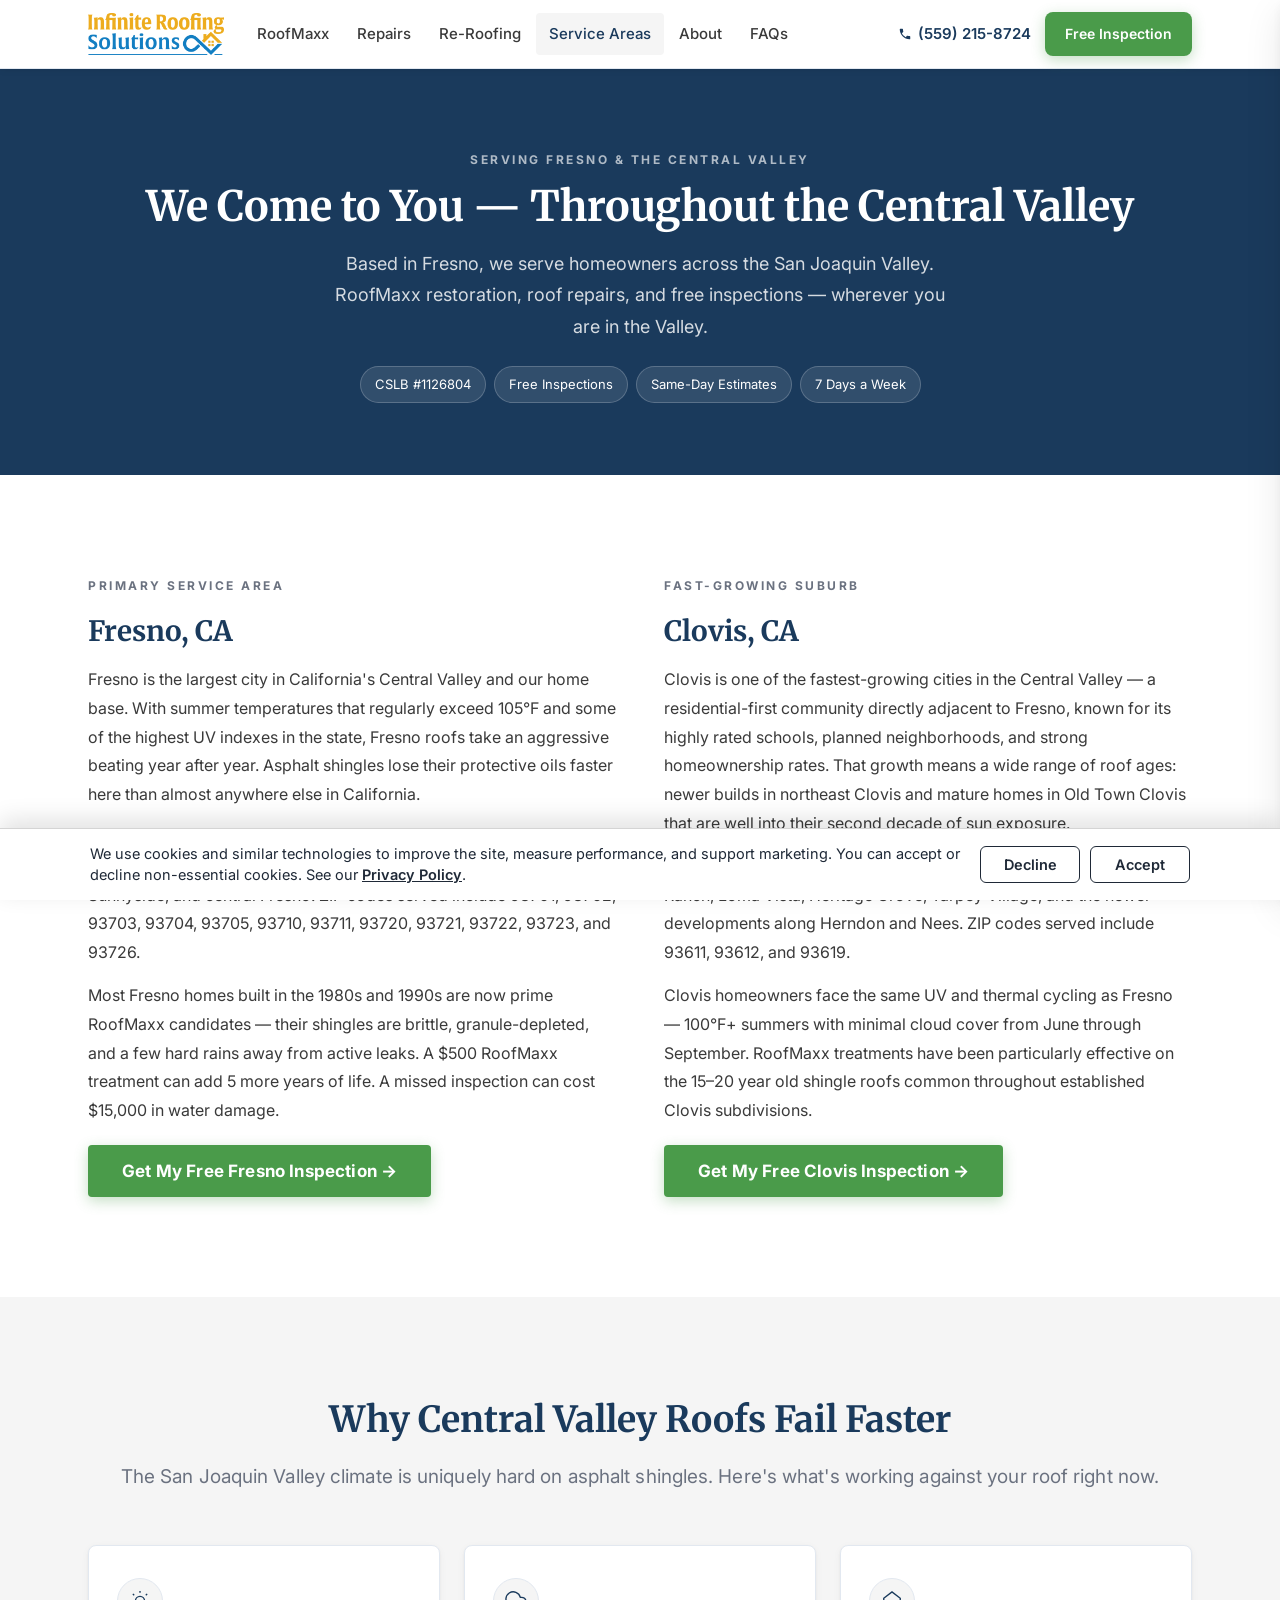
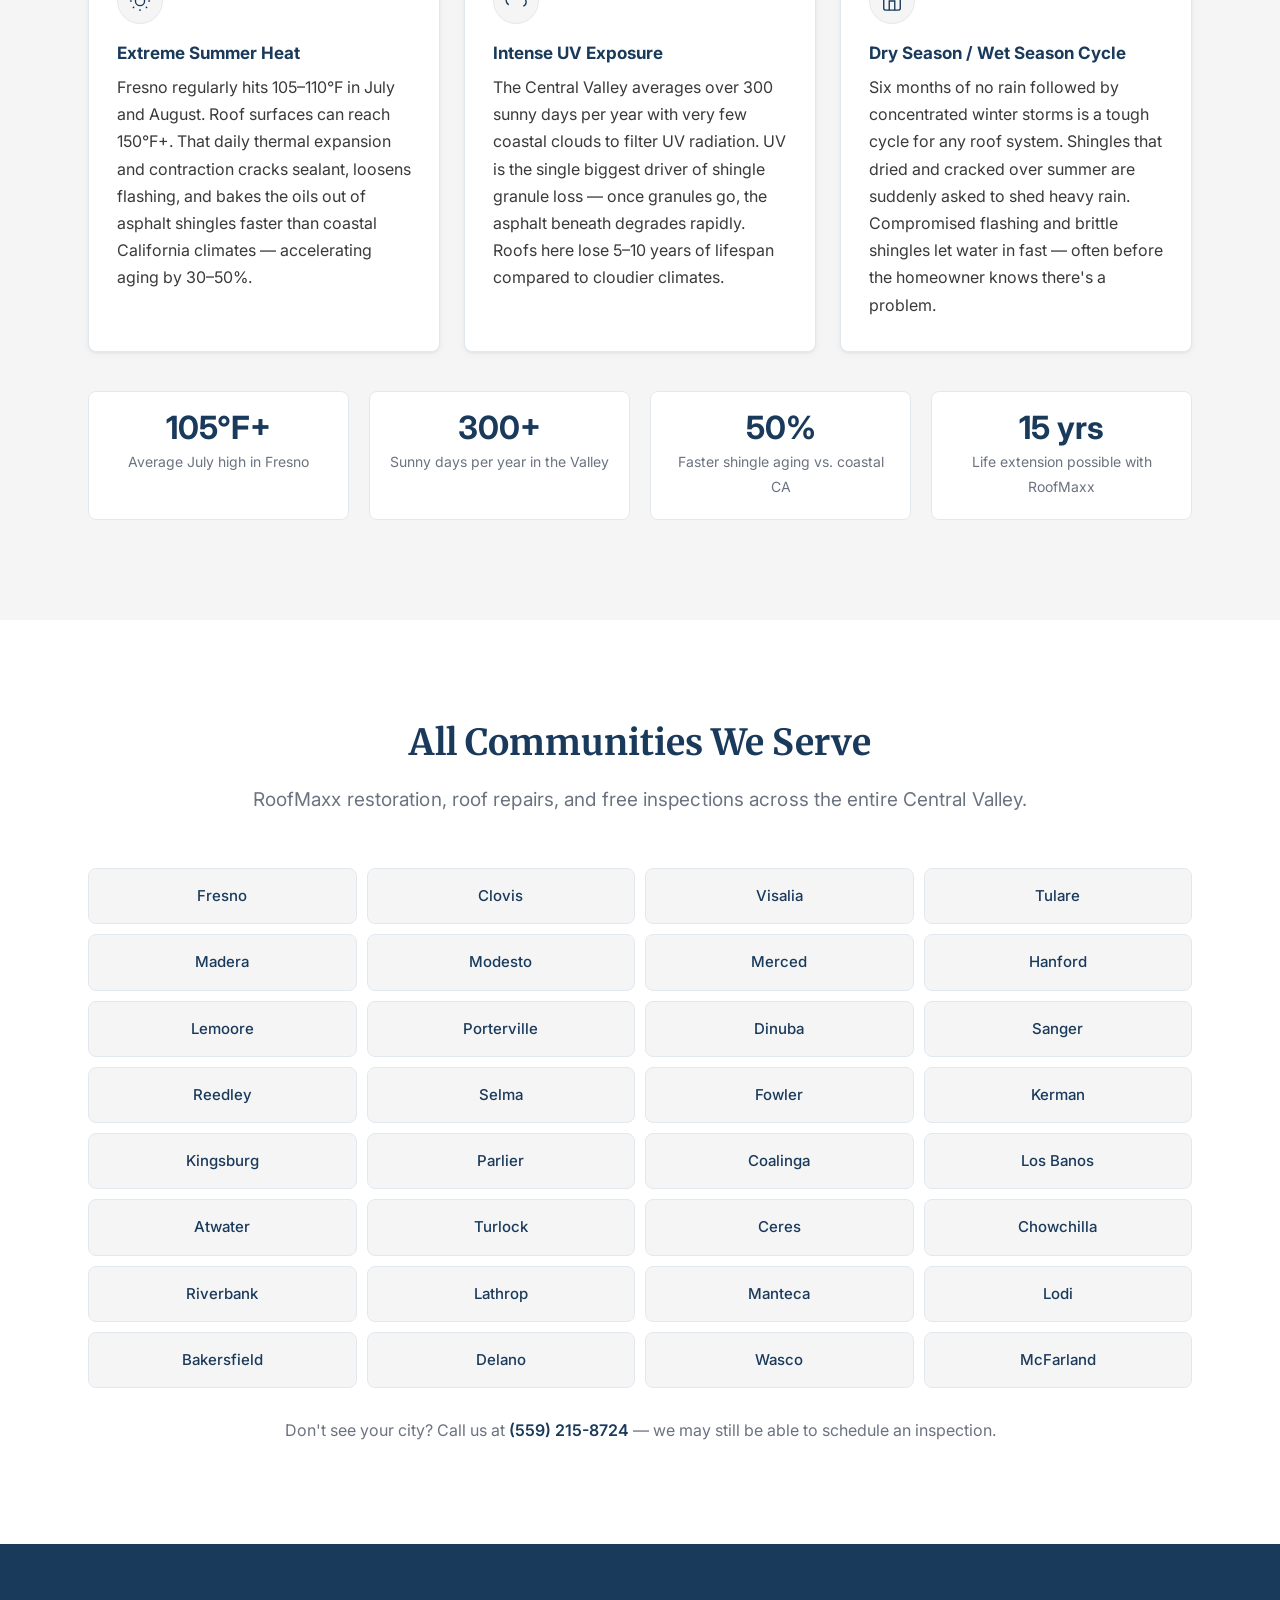
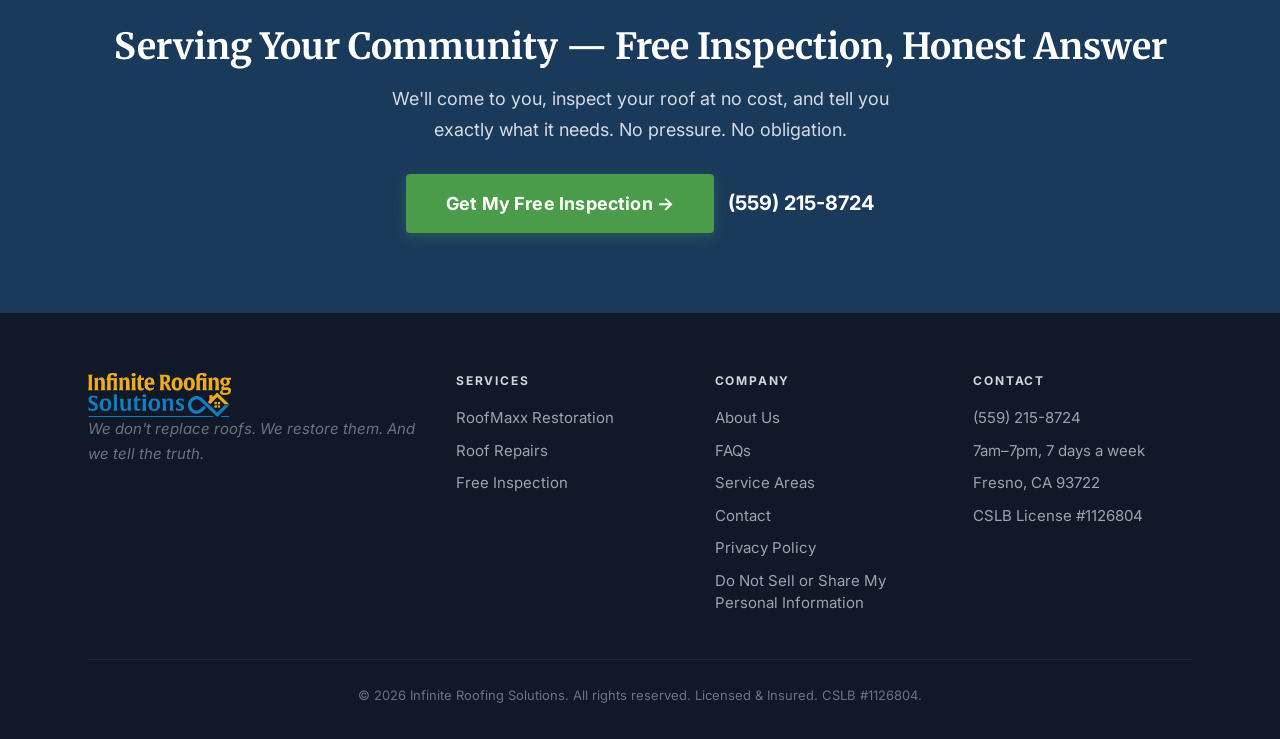
<file: service-areas/index.html>
<!DOCTYPE html>
<html lang="en">
<head>
  <meta charset="UTF-8">
  <meta name="viewport" content="width=device-width, initial-scale=1.0">
  <title>Service Areas | Fresno &amp; Central Valley Roofing | Infinite Roofing Solutions</title>
  <meta name="description" content="Infinite Roofing Solutions serves Fresno, Clovis, Visalia, Madera, Modesto, and communities throughout the Central Valley. RoofMaxx restoration and roof repairs. CSLB #1126804.">
  <link rel="canonical" href="https://infroofing.com/service-areas/">
  <link rel="preconnect" href="https://fonts.googleapis.com">
  <link rel="preconnect" href="https://fonts.gstatic.com" crossorigin>
  <link href="https://fonts.googleapis.com/css2?family=Inter:wght@400;500;600;700&family=Merriweather:ital,wght@0,400;0,700;1,400&display=swap" rel="stylesheet">
  <link rel="stylesheet" href="/assets/css/style.css">
  <link rel="stylesheet" href="/assets/css/consent.css">
  <script src="/assets/js/consent.js?v=1"></script>
</head>
<body>

  <div class="mobile-sticky">
    <a href="tel:5592158724" class="mobile-call">
      <svg width="17" height="17" viewBox="0 0 24 24" fill="currentColor"><path d="M6.62 10.79c1.44 2.83 3.76 5.14 6.59 6.59l2.2-2.2c.27-.27.67-.36 1.02-.24 1.12.37 2.33.57 3.57.57.55 0 1 .45 1 1V20c0 .55-.45 1-1 1-9.39 0-17-7.61-17-17 0-.55.45-1 1-1h3.5c.55 0 1 .45 1 1 0 1.25.2 2.45.57 3.57.11.35.03.74-.25 1.02l-2.2 2.2z"/></svg>
      Call Now
    </a>
    <a href="/free-inspection/" class="mobile-form">Free Inspection</a>
  </div>

  <header class="site-nav">
    <div class="container site-nav-inner">
      <a href="/" class="site-nav-logo"><img src="/assets/images/INF%20Roofing%20Logo.png" alt="Infinite Roofing Solutions"></a>
      <nav class="site-nav-links" aria-label="Main navigation">
        <a href="/roofmaxx/">RoofMaxx</a>
        <a href="/roof-repairs/">Repairs</a>
        <a href="/re-roofing/">Re-Roofing</a>
        <a href="/service-areas/" class="active">Service Areas</a>
        <a href="/about/">About</a>
        <a href="/faqs/">FAQs</a>
      </nav>
      <div class="site-nav-right">
        <a href="tel:5592158724" class="site-nav-phone">
          <svg width="14" height="14" viewBox="0 0 24 24" fill="currentColor"><path d="M6.62 10.79c1.44 2.83 3.76 5.14 6.59 6.59l2.2-2.2c.27-.27.67-.36 1.02-.24 1.12.37 2.33.57 3.57.57.55 0 1 .45 1 1V20c0 .55-.45 1-1 1-9.39 0-17-7.61-17-17 0-.55.45-1 1-1h3.5c.55 0 1 .45 1 1 0 1.25.2 2.45.57 3.57.11.35.03.74-.25 1.02l-2.2 2.2z"/></svg>
          (559) 215-8724
        </a>
        <a href="/free-inspection/" class="site-nav-cta">Free Inspection</a>
      </div>
      <button class="site-nav-toggle" aria-label="Open menu" onclick="document.getElementById('siteMobileNav').classList.toggle('open');document.getElementById('siteNavOverlay').classList.toggle('open')">
        <svg width="22" height="22" viewBox="0 0 24 24" fill="none" stroke="currentColor" stroke-width="2.2"><line x1="3" x2="21" y1="6" y2="6"/><line x1="3" x2="21" y1="12" y2="12"/><line x1="3" x2="21" y1="18" y2="18"/></svg>
      </button>
    </div>
  </header>
  <div class="site-nav-overlay" id="siteNavOverlay" onclick="this.classList.remove('open');document.getElementById('siteMobileNav').classList.remove('open')"></div>
  <nav class="site-mobile-nav" id="siteMobileNav">
    <a href="/">Home</a>
    <a href="/roofmaxx/">RoofMaxx</a>
    <a href="/roof-repairs/">Repairs</a>
        <a href="/re-roofing/">Re-Roofing</a>
    <a href="/service-areas/">Service Areas</a>
    <a href="/about/">About</a>
    <a href="/faqs/">FAQs</a>
    <a href="/contact/">Contact</a>
    <a href="tel:5592158724" class="mobile-phone-link">(559) 215-8724 — Call Now</a>
    <a href="/free-inspection/" class="mobile-cta-link">Get Free Inspection</a>
  </nav>

  <!-- PAGE BANNER -->
  <section class="page-banner">
    <div class="container">
      <span class="eyebrow">Serving Fresno &amp; the Central Valley</span>
      <h1>We Come to You — Throughout the Central Valley</h1>
      <p>Based in Fresno, we serve homeowners across the San Joaquin Valley. RoofMaxx restoration, roof repairs, and free inspections — wherever you are in the Valley.</p>
      <div class="trust-pills" style="margin-top:20px;">
        <span class="trust-pill">CSLB #1126804</span>
        <span class="trust-pill">Free Inspections</span>
        <span class="trust-pill">Same-Day Estimates</span>
        <span class="trust-pill">7 Days a Week</span>
      </div>
    </div>
  </section>

  <!-- FRESNO SPOTLIGHT -->
  <section class="section">
    <div class="container">
      <div class="spotlight-cols" style="display:grid; grid-template-columns:1fr 1fr; gap:48px; align-items:start;">
        <div class="reveal">
          <span class="eyebrow">Primary Service Area</span>
          <h2 style="font-size:28px; color:var(--navy); margin:8px 0 16px;">Fresno, CA</h2>
          <p style="font-size:16px; color:var(--text-body); line-height:1.8; margin-bottom:14px;">Fresno is the largest city in California's Central Valley and our home base. With summer temperatures that regularly exceed 105°F and some of the highest UV indexes in the state, Fresno roofs take an aggressive beating year after year. Asphalt shingles lose their protective oils faster here than almost anywhere else in California.</p>
          <p style="font-size:16px; color:var(--text-body); line-height:1.8; margin-bottom:14px;">We serve all Fresno neighborhoods including Fig Garden, Tower District, Woodward Park, Copper River Ranch, Millerton, Bullard, Sunnyside, and central Fresno. ZIP codes served include 93701, 93702, 93703, 93704, 93705, 93710, 93711, 93720, 93721, 93722, 93723, and 93726.</p>
          <p style="font-size:16px; color:var(--text-body); line-height:1.8; margin-bottom:20px;">Most Fresno homes built in the 1980s and 1990s are now prime RoofMaxx candidates — their shingles are brittle, granule-depleted, and a few hard rains away from active leaks. A $500 RoofMaxx treatment can add 5 more years of life. A missed inspection can cost $15,000 in water damage.</p>
          <a href="/free-inspection/" class="btn">Get My Free Fresno Inspection &rarr;</a>
        </div>
        <div class="reveal delay-2">
          <span class="eyebrow">Fast-Growing Suburb</span>
          <h2 style="font-size:28px; color:var(--navy); margin:8px 0 16px;">Clovis, CA</h2>
          <p style="font-size:16px; color:var(--text-body); line-height:1.8; margin-bottom:14px;">Clovis is one of the fastest-growing cities in the Central Valley — a residential-first community directly adjacent to Fresno, known for its highly rated schools, planned neighborhoods, and strong homeownership rates. That growth means a wide range of roof ages: newer builds in northeast Clovis and mature homes in Old Town Clovis that are well into their second decade of sun exposure.</p>
          <p style="font-size:16px; color:var(--text-body); line-height:1.8; margin-bottom:14px;">We serve all Clovis neighborhoods including Old Town Clovis, Harlan Ranch, Loma Vista, Heritage Grove, Tarpey Village, and the newer developments along Herndon and Nees. ZIP codes served include 93611, 93612, and 93619.</p>
          <p style="font-size:16px; color:var(--text-body); line-height:1.8; margin-bottom:20px;">Clovis homeowners face the same UV and thermal cycling as Fresno — 100°F+ summers with minimal cloud cover from June through September. RoofMaxx treatments have been particularly effective on the 15–20 year old shingle roofs common throughout established Clovis subdivisions.</p>
          <a href="/free-inspection/" class="btn btn-outline">Get My Free Clovis Inspection &rarr;</a>
        </div>
      </div>
    </div>
  </section>

  <!-- WHY CENTRAL VALLEY -->
  <section class="section section-alt">
    <div class="container">
      <h2 class="section-heading text-center reveal">Why Central Valley Roofs Fail Faster</h2>
      <p class="section-sub text-center reveal">The San Joaquin Valley climate is uniquely hard on asphalt shingles. Here's what's working against your roof right now.</p>
      <div class="problem-cards" style="margin-top:36px;">
        <div class="problem-card reveal delay-1">
          <div class="problem-card-icon">
            <svg viewBox="0 0 24 24" fill="none" stroke="currentColor" stroke-width="1.5"><circle cx="12" cy="12" r="5"/><line x1="12" y1="1" x2="12" y2="3"/><line x1="12" y1="21" x2="12" y2="23"/><line x1="4.22" y1="4.22" x2="5.64" y2="5.64"/><line x1="18.36" y1="18.36" x2="19.78" y2="19.78"/><line x1="1" y1="12" x2="3" y2="12"/><line x1="21" y1="12" x2="23" y2="12"/><line x1="4.22" y1="19.78" x2="5.64" y2="18.36"/><line x1="18.36" y1="5.64" x2="19.78" y2="4.22"/></svg>
          </div>
          <h3>Extreme Summer Heat</h3>
          <p>Fresno regularly hits 105–110°F in July and August. Roof surfaces can reach 150°F+. That daily thermal expansion and contraction cracks sealant, loosens flashing, and bakes the oils out of asphalt shingles faster than coastal California climates — accelerating aging by 30–50%.</p>
        </div>
        <div class="problem-card reveal delay-2">
          <div class="problem-card-icon">
            <svg viewBox="0 0 24 24" fill="none" stroke="currentColor" stroke-width="1.5"><path d="M20 17.58A5 5 0 0 0 18 8h-1.26A8 8 0 1 0 4 16.25"/><line x1="8" y1="16" x2="8.01" y2="16"/><line x1="8" y1="20" x2="8.01" y2="20"/><line x1="12" y1="18" x2="12.01" y2="18"/><line x1="12" y1="22" x2="12.01" y2="22"/><line x1="16" y1="16" x2="16.01" y2="16"/><line x1="16" y1="20" x2="16.01" y2="20"/></svg>
          </div>
          <h3>Intense UV Exposure</h3>
          <p>The Central Valley averages over 300 sunny days per year with very few coastal clouds to filter UV radiation. UV is the single biggest driver of shingle granule loss — once granules go, the asphalt beneath degrades rapidly. Roofs here lose 5–10 years of lifespan compared to cloudier climates.</p>
        </div>
        <div class="problem-card reveal delay-3">
          <div class="problem-card-icon">
            <svg viewBox="0 0 24 24" fill="none" stroke="currentColor" stroke-width="1.5"><path d="M3 9l9-7 9 7v11a2 2 0 0 1-2 2H5a2 2 0 0 1-2-2z"/><polyline points="9 22 9 12 15 12 15 22"/></svg>
          </div>
          <h3>Dry Season / Wet Season Cycle</h3>
          <p>Six months of no rain followed by concentrated winter storms is a tough cycle for any roof system. Shingles that dried and cracked over summer are suddenly asked to shed heavy rain. Compromised flashing and brittle shingles let water in fast — often before the homeowner knows there's a problem.</p>
        </div>
      </div>

      <!-- CLIMATE STAT BAR -->
      <div class="reveal" style="margin-top:40px; display:grid; grid-template-columns:repeat(4,1fr); gap:20px; text-align:center;">
        <div style="padding:20px 16px; background:var(--bg-white); border:1px solid var(--border); border-radius:var(--radius-md);">
          <div style="font-size:32px; font-weight:700; color:var(--navy); line-height:1;">105°F+</div>
          <div style="font-size:14px; color:var(--text-muted); margin-top:6px;">Average July high in Fresno</div>
        </div>
        <div style="padding:20px 16px; background:var(--bg-white); border:1px solid var(--border); border-radius:var(--radius-md);">
          <div style="font-size:32px; font-weight:700; color:var(--navy); line-height:1;">300+</div>
          <div style="font-size:14px; color:var(--text-muted); margin-top:6px;">Sunny days per year in the Valley</div>
        </div>
        <div style="padding:20px 16px; background:var(--bg-white); border:1px solid var(--border); border-radius:var(--radius-md);">
          <div style="font-size:32px; font-weight:700; color:var(--navy); line-height:1;">50%</div>
          <div style="font-size:14px; color:var(--text-muted); margin-top:6px;">Faster shingle aging vs. coastal CA</div>
        </div>
        <div style="padding:20px 16px; background:var(--bg-white); border:1px solid var(--border); border-radius:var(--radius-md);">
          <div style="font-size:32px; font-weight:700; color:var(--navy); line-height:1;">15 yrs</div>
          <div style="font-size:14px; color:var(--text-muted); margin-top:6px;">Life extension possible with RoofMaxx</div>
        </div>
      </div>
    </div>
  </section>

  <!-- PRIMARY AREAS -->
  <section class="section">
    <div class="container">
      <h2 class="section-heading text-center reveal">All Communities We Serve</h2>
      <p class="section-sub text-center reveal">RoofMaxx restoration, roof repairs, and free inspections across the entire Central Valley.</p>
      <div class="areas-grid reveal" style="grid-template-columns: repeat(4, 1fr); margin-top:32px;">
        <div class="area-pill">Fresno</div>
        <div class="area-pill">Clovis</div>
        <div class="area-pill">Visalia</div>
        <div class="area-pill">Tulare</div>
        <div class="area-pill">Madera</div>
        <div class="area-pill">Modesto</div>
        <div class="area-pill">Merced</div>
        <div class="area-pill">Hanford</div>
        <div class="area-pill">Lemoore</div>
        <div class="area-pill">Porterville</div>
        <div class="area-pill">Dinuba</div>
        <div class="area-pill">Sanger</div>
        <div class="area-pill">Reedley</div>
        <div class="area-pill">Selma</div>
        <div class="area-pill">Fowler</div>
        <div class="area-pill">Kerman</div>
        <div class="area-pill">Kingsburg</div>
        <div class="area-pill">Parlier</div>
        <div class="area-pill">Coalinga</div>
        <div class="area-pill">Los Banos</div>
        <div class="area-pill">Atwater</div>
        <div class="area-pill">Turlock</div>
        <div class="area-pill">Ceres</div>
        <div class="area-pill">Chowchilla</div>
        <div class="area-pill">Riverbank</div>
        <div class="area-pill">Lathrop</div>
        <div class="area-pill">Manteca</div>
        <div class="area-pill">Lodi</div>
        <div class="area-pill">Bakersfield</div>
        <div class="area-pill">Delano</div>
        <div class="area-pill">Wasco</div>
        <div class="area-pill">McFarland</div>
      </div>
      <p class="text-center reveal" style="margin-top:28px; color:var(--text-muted); font-size:16px;">Don't see your city? Call us at <a href="tel:5592158724" style="color:var(--navy); font-weight:600;">(559) 215-8724</a> — we may still be able to schedule an inspection.</p>
    </div>
  </section>

  <!-- CTA BAND -->
  <section class="cta-band">
    <div class="container">
      <h2>Serving Your Community — Free Inspection, Honest Answer</h2>
      <p>We'll come to you, inspect your roof at no cost, and tell you exactly what it needs. No pressure. No obligation.</p>
      <div class="cta-band-actions">
        <a href="/free-inspection/" class="btn btn-lg">Get My Free Inspection &rarr;</a>
        <a href="tel:5592158724" class="cta-band-phone">(559) 215-8724</a>
      </div>
    </div>
  </section>

  <footer class="site-footer">
    <div class="container">
      <div class="foot-grid">
        <div class="foot-col foot-brand"><img src="/assets/images/INF%20Roofing%20Logo.png" alt="Infinite Roofing Solutions" class="foot-logo-main"><p class="foot-tagline">We don't replace roofs. We restore them. And we tell the truth.</p></div>
        <div class="foot-col"><h4>Services</h4><ul><li><a href="/roofmaxx/">RoofMaxx Restoration</a></li><li><a href="/roof-repairs/">Roof Repairs</a></li><li><a href="/free-inspection/">Free Inspection</a></li></ul></div>
        <div class="foot-col"><h4>Company</h4><ul><li><a href="/about/">About Us</a></li><li><a href="/faqs/">FAQs</a></li><li><a href="/service-areas/">Service Areas</a></li><li><a href="/contact/">Contact</a></li><li><a href="/privacy-policy/">Privacy Policy</a></li><li><a href="/do-not-sell/">Do Not Sell or Share My Personal Information</a></li></ul></div>
        <div class="foot-col"><h4>Contact</h4><ul><li><a href="tel:5592158724">(559) 215-8724</a></li><li>7am–7pm, 7 days a week</li><li>Fresno, CA 93722</li><li>CSLB License #1126804</li></ul></div>
      </div>
      <div class="foot-bottom"><p>&copy; 2026 Infinite Roofing Solutions. All rights reserved. Licensed &amp; Insured. CSLB #1126804.</p></div>
    </div>
  </footer>

  <script>
    const obs = new IntersectionObserver(entries => {
      entries.forEach(e => { if(e.isIntersecting){ e.target.classList.add('is-visible'); obs.unobserve(e.target); }});
    }, {threshold:0.08, rootMargin:'0px 0px -32px 0px'});
    document.querySelectorAll('.reveal').forEach(el => obs.observe(el));
  </script>
  <script>
    window.PAGE_CONFIG = { source:'site-service-areas', phoneRaw:'5592158724', phoneDisplay:'(559) 215-8724', webhookUrl:'https://hooks.zapier.com/hooks/catch/12412478/u7ya0f6/' };
  </script>
  <script src="/assets/js/site.js?v=4"></script>
</body>
</html>
</file>
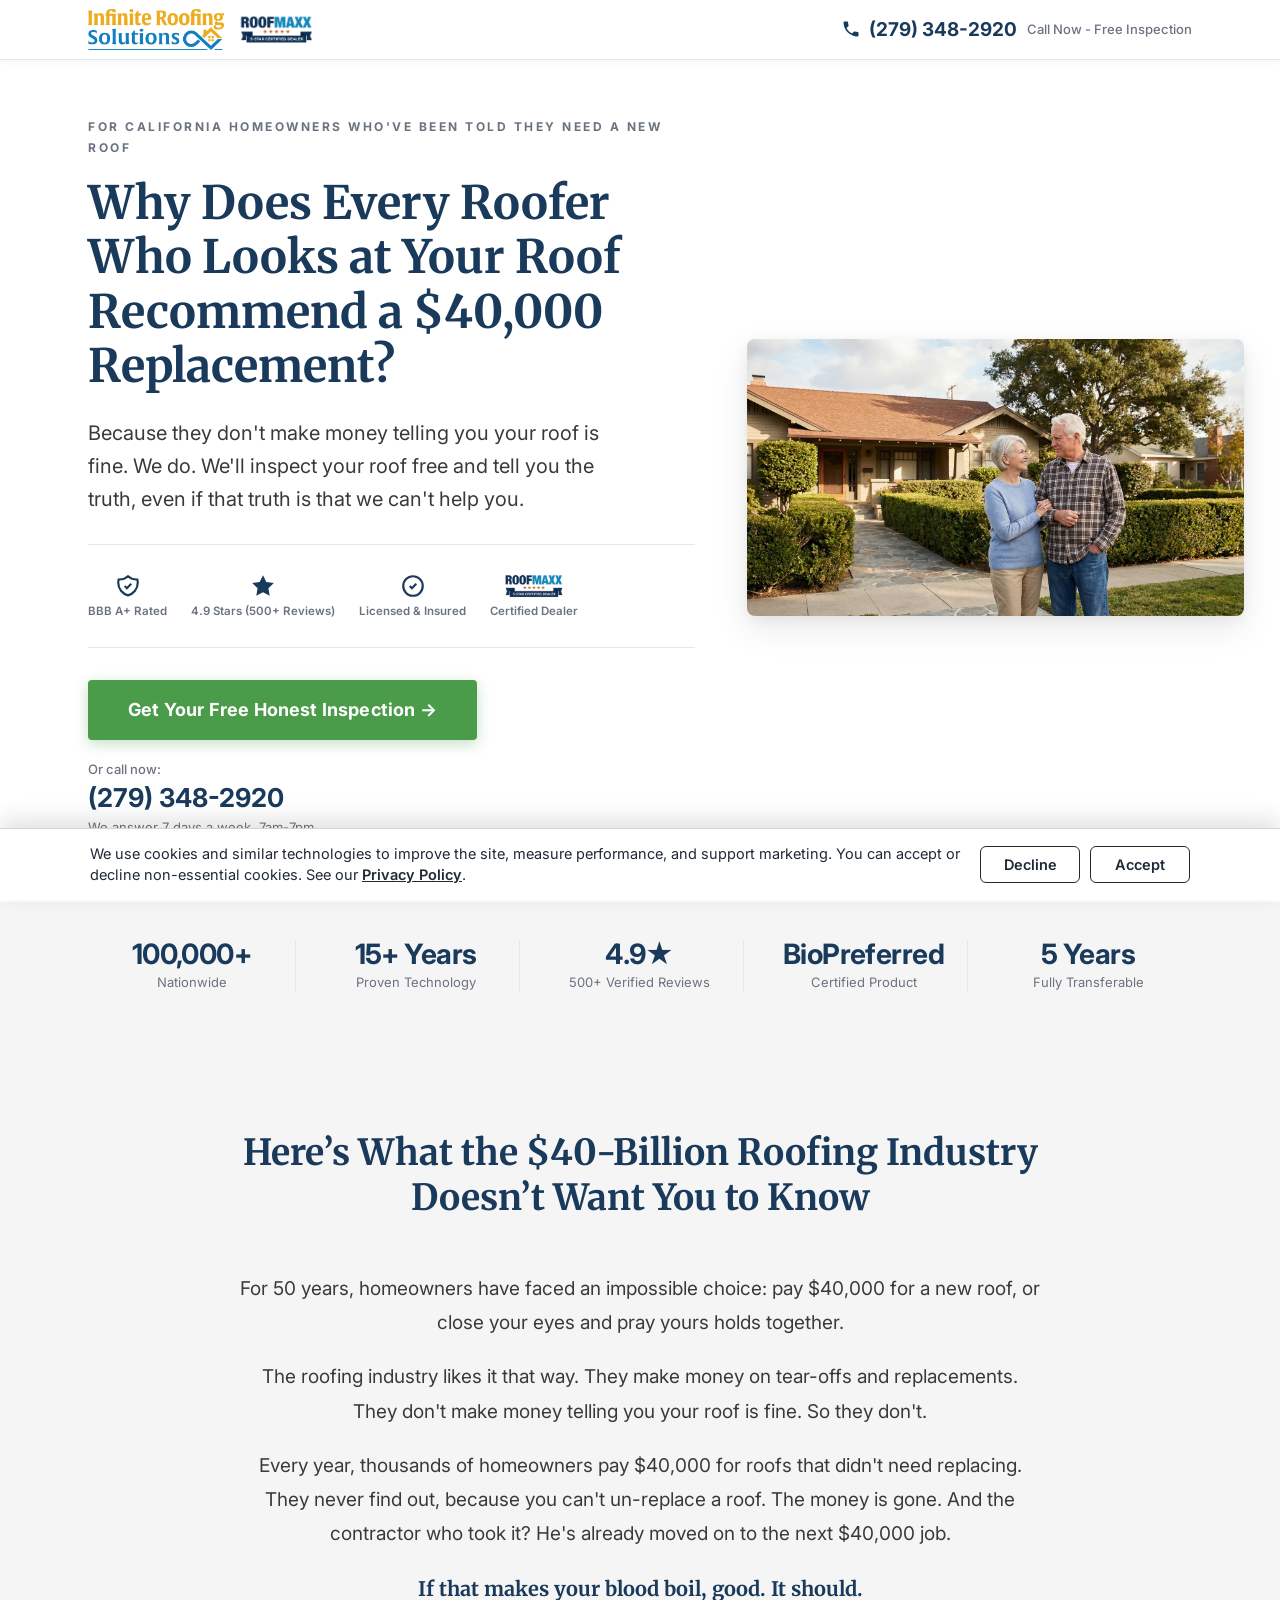
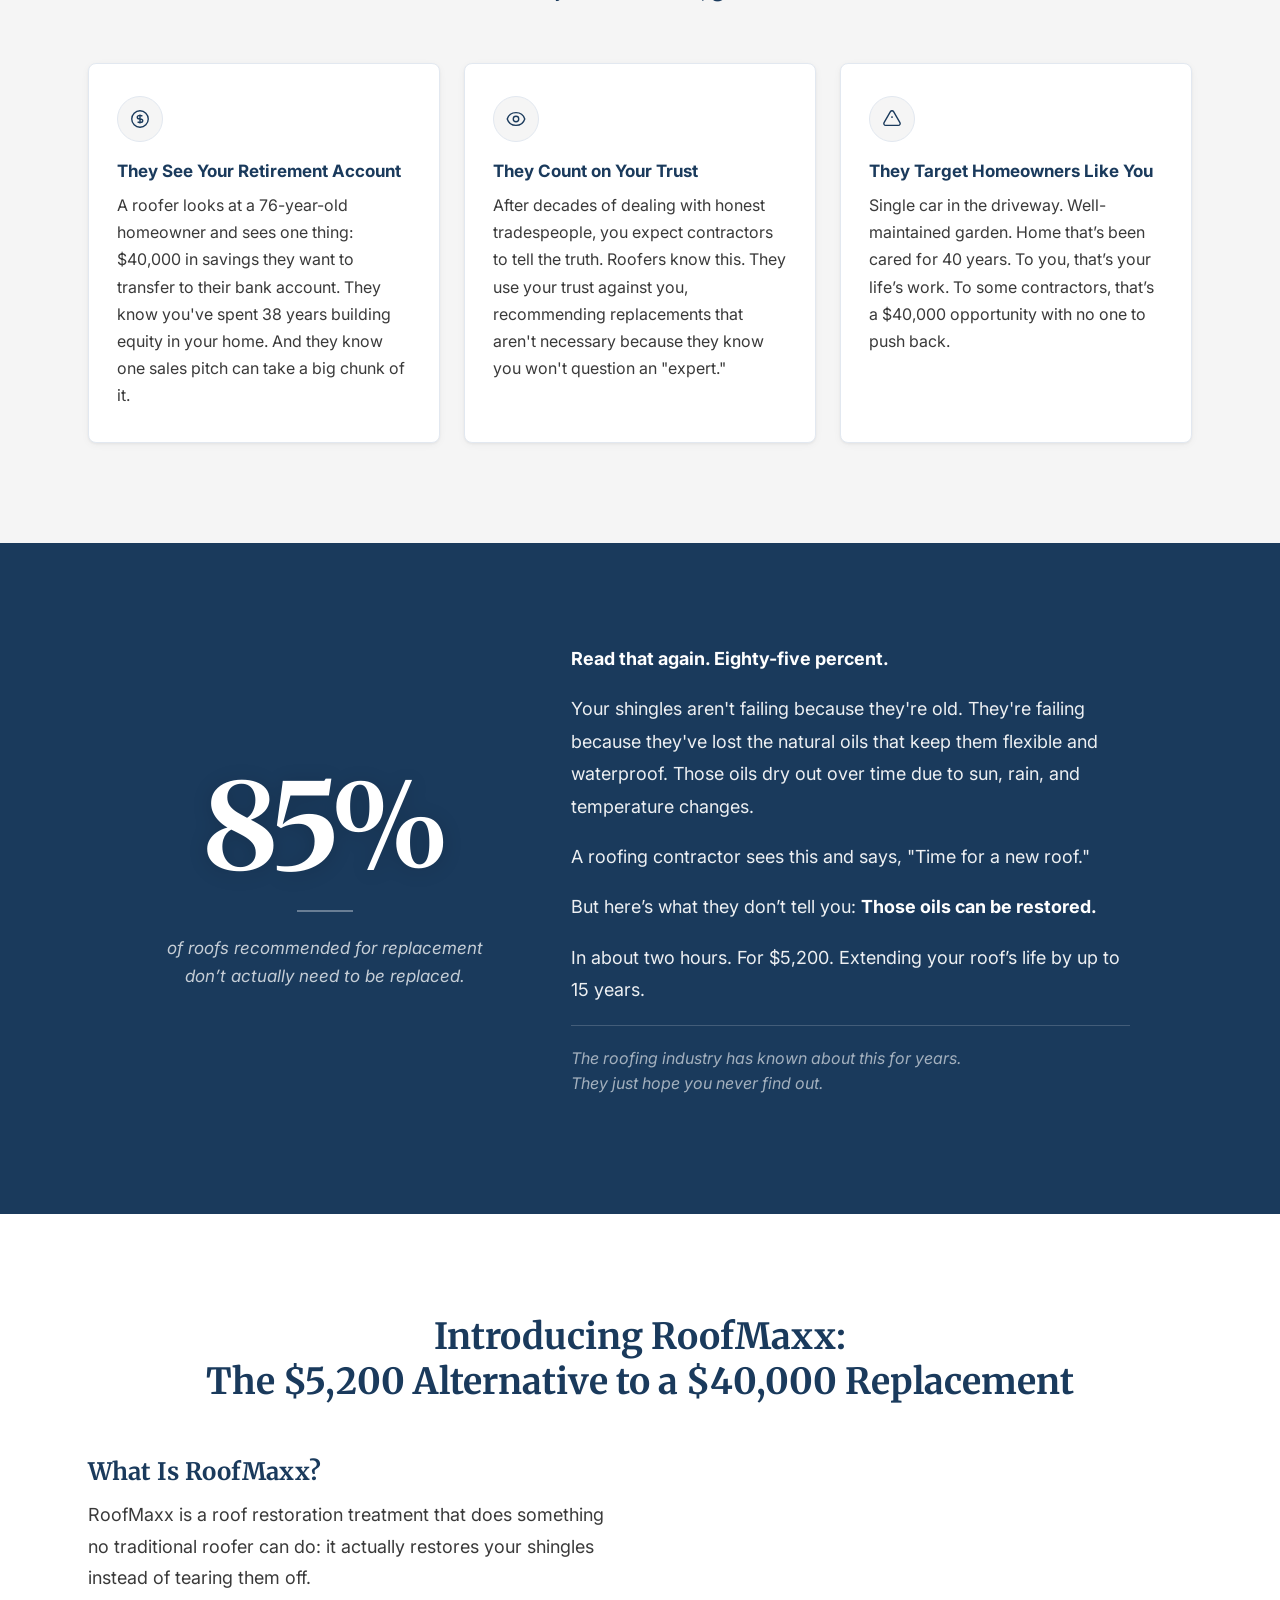
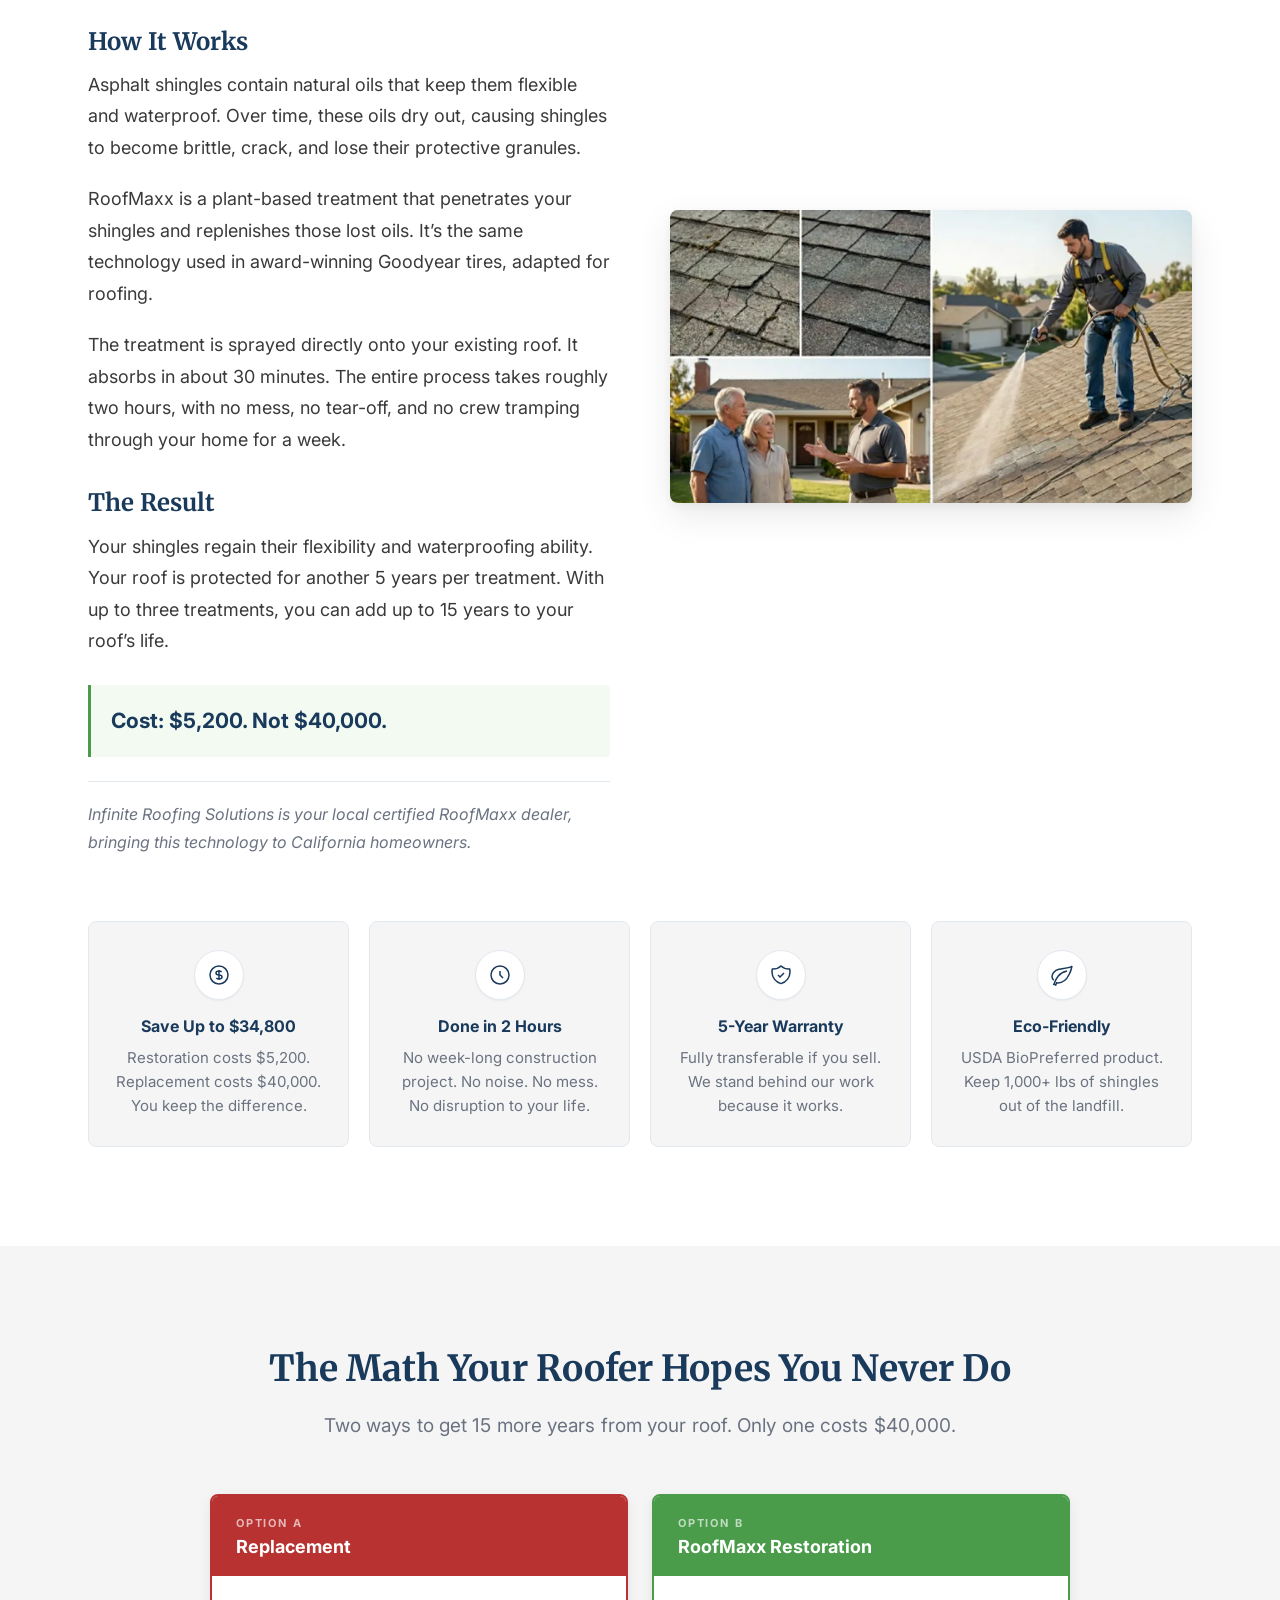
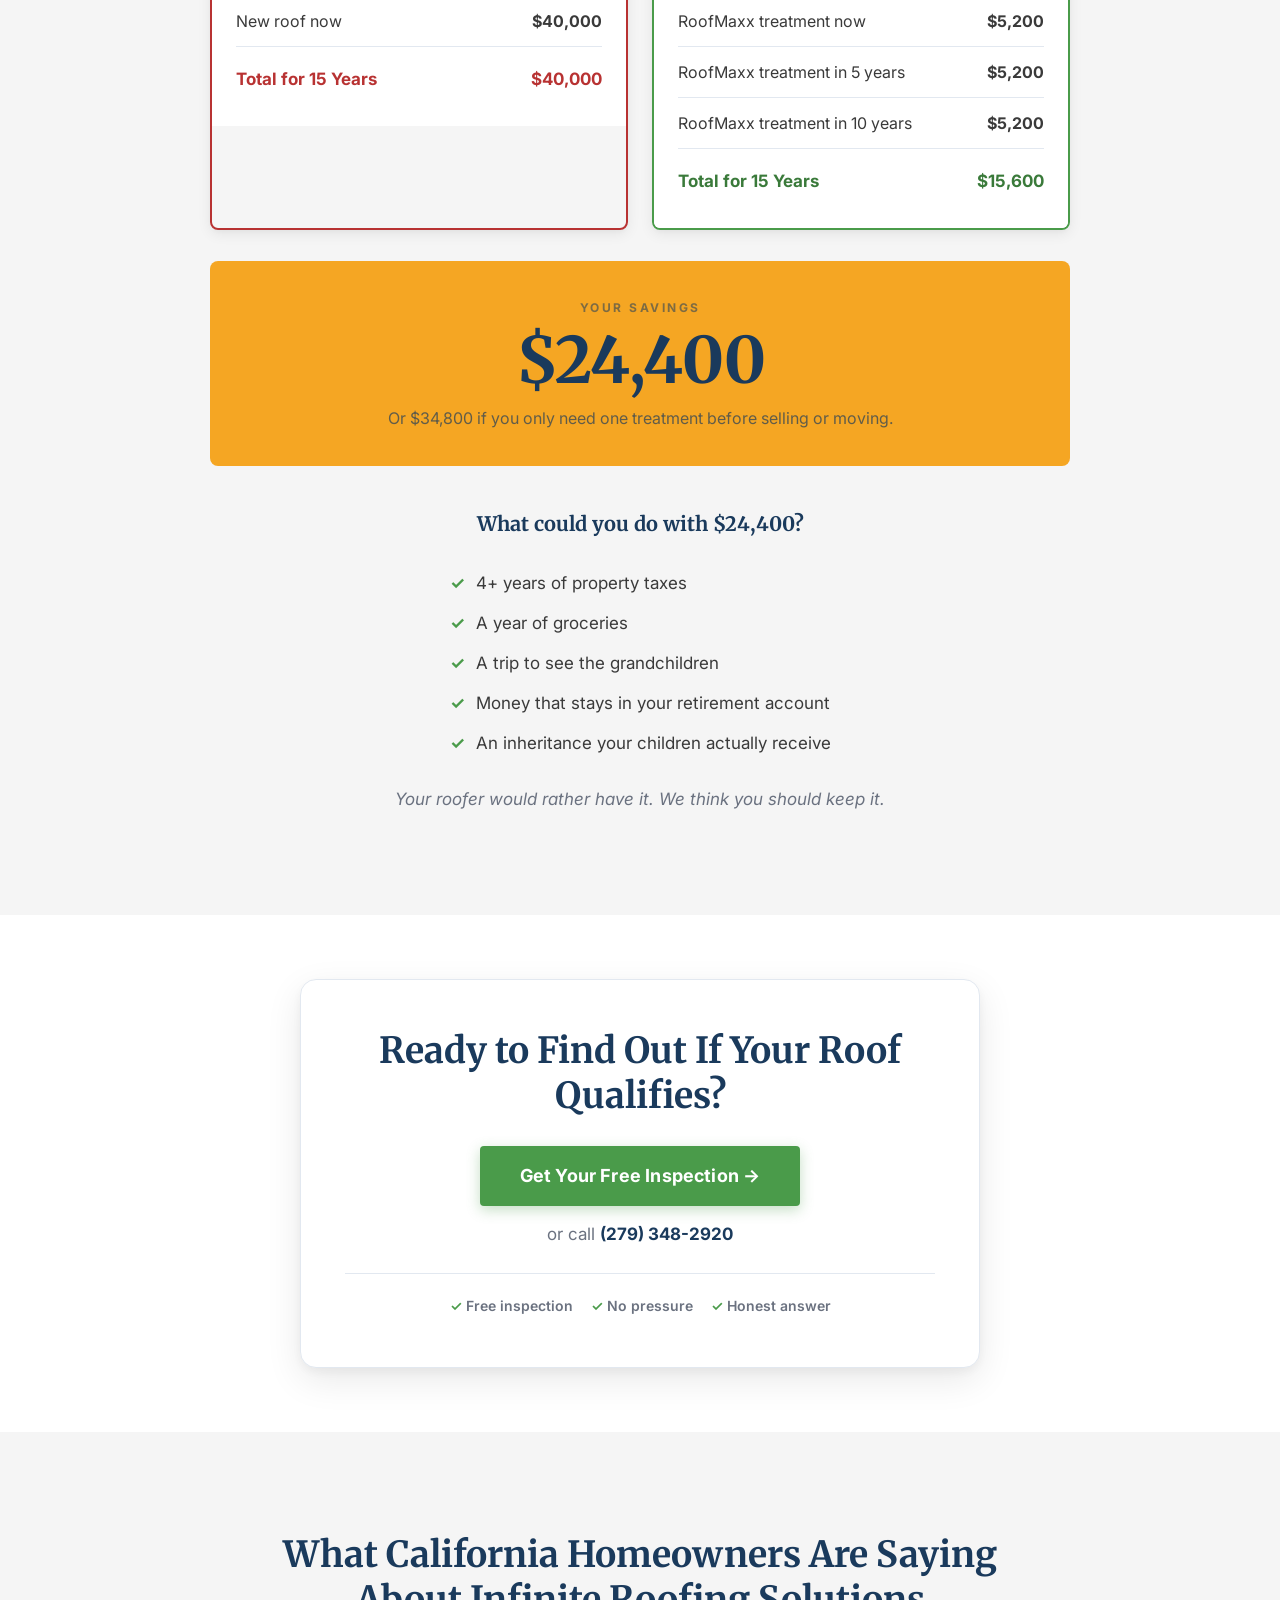
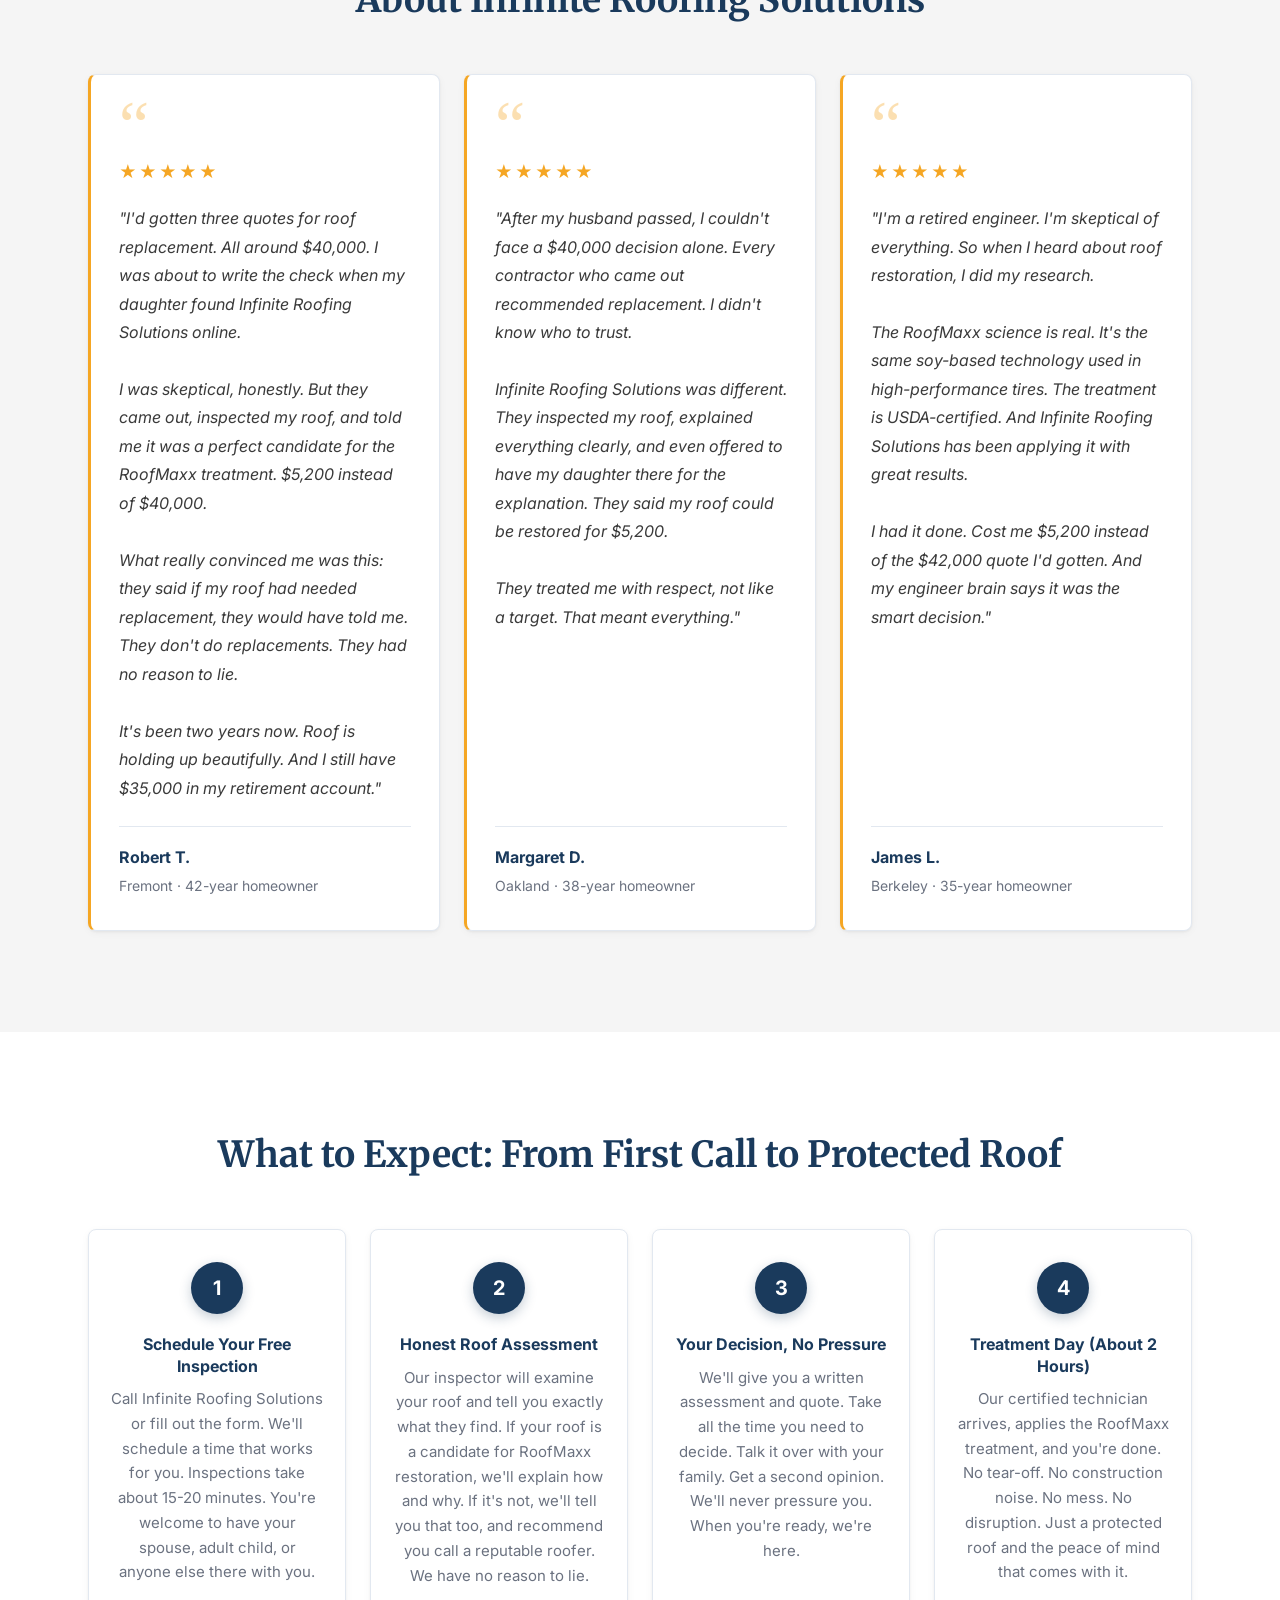
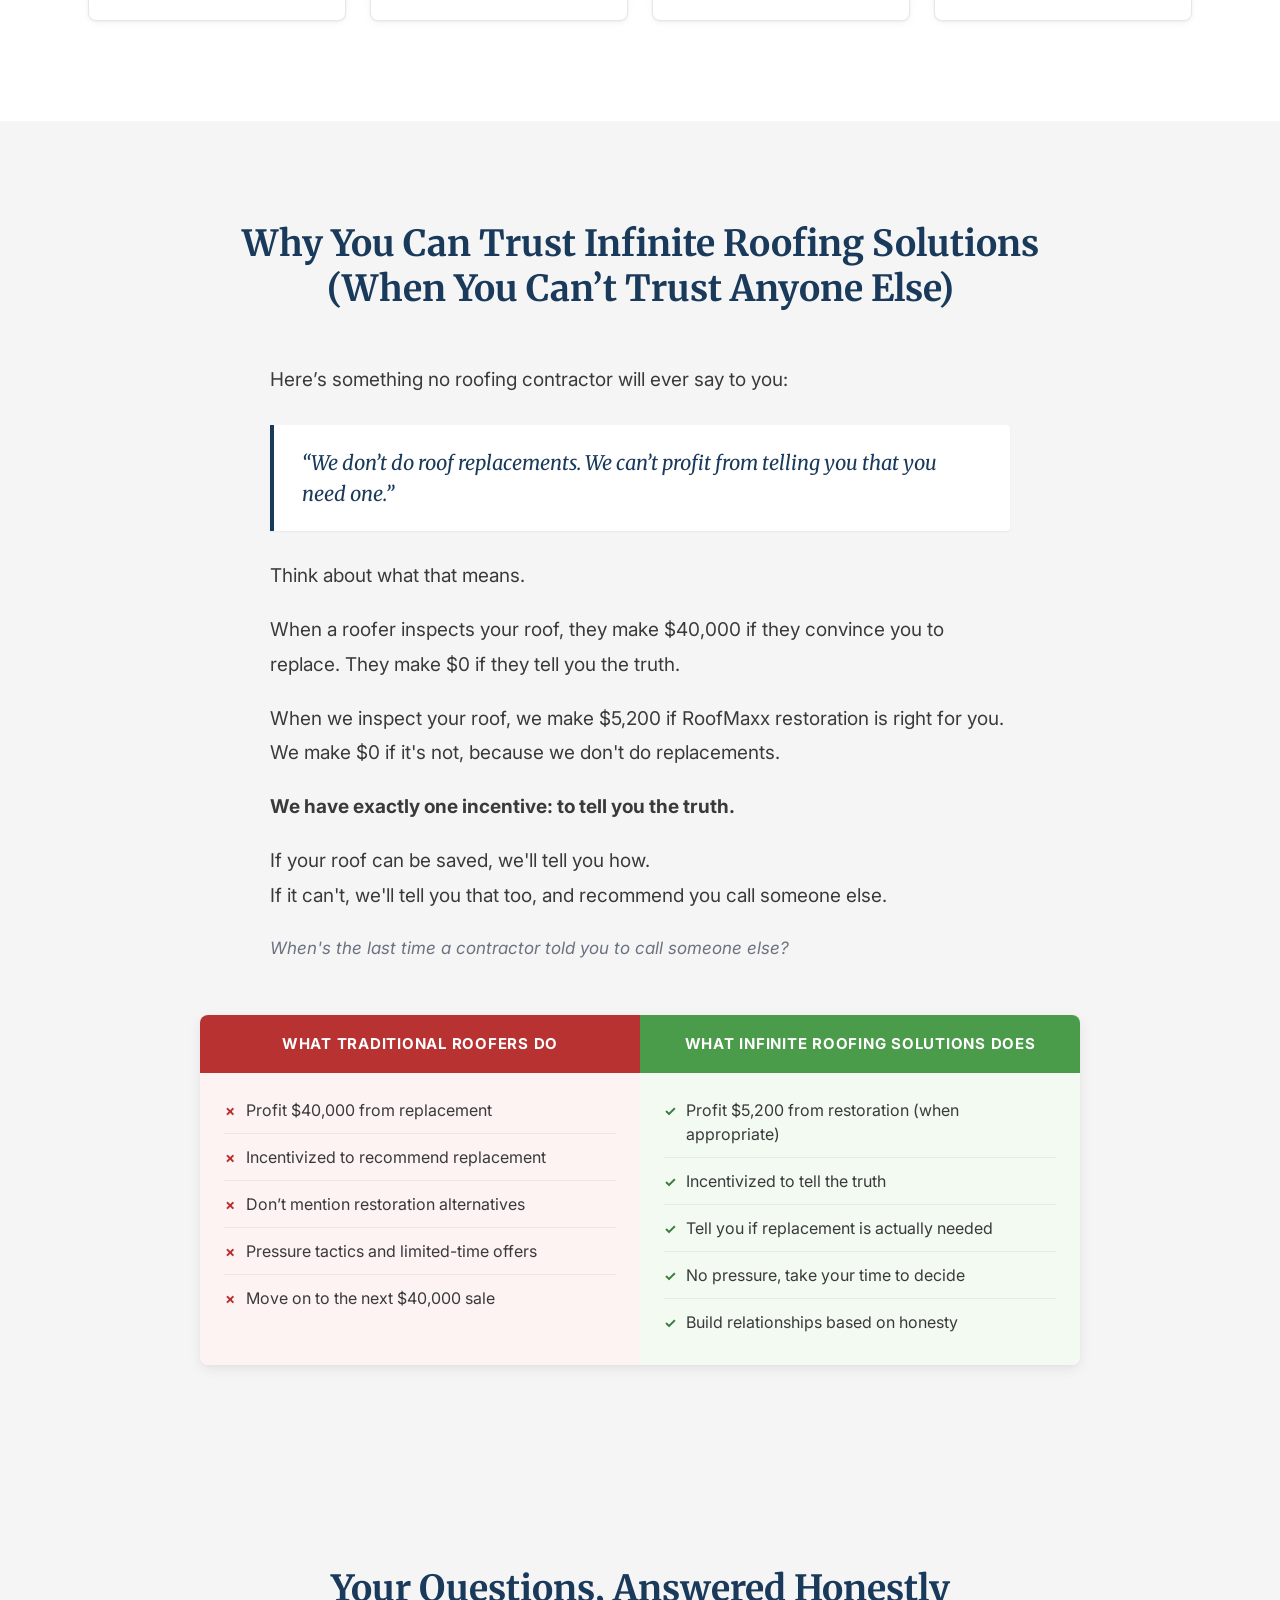
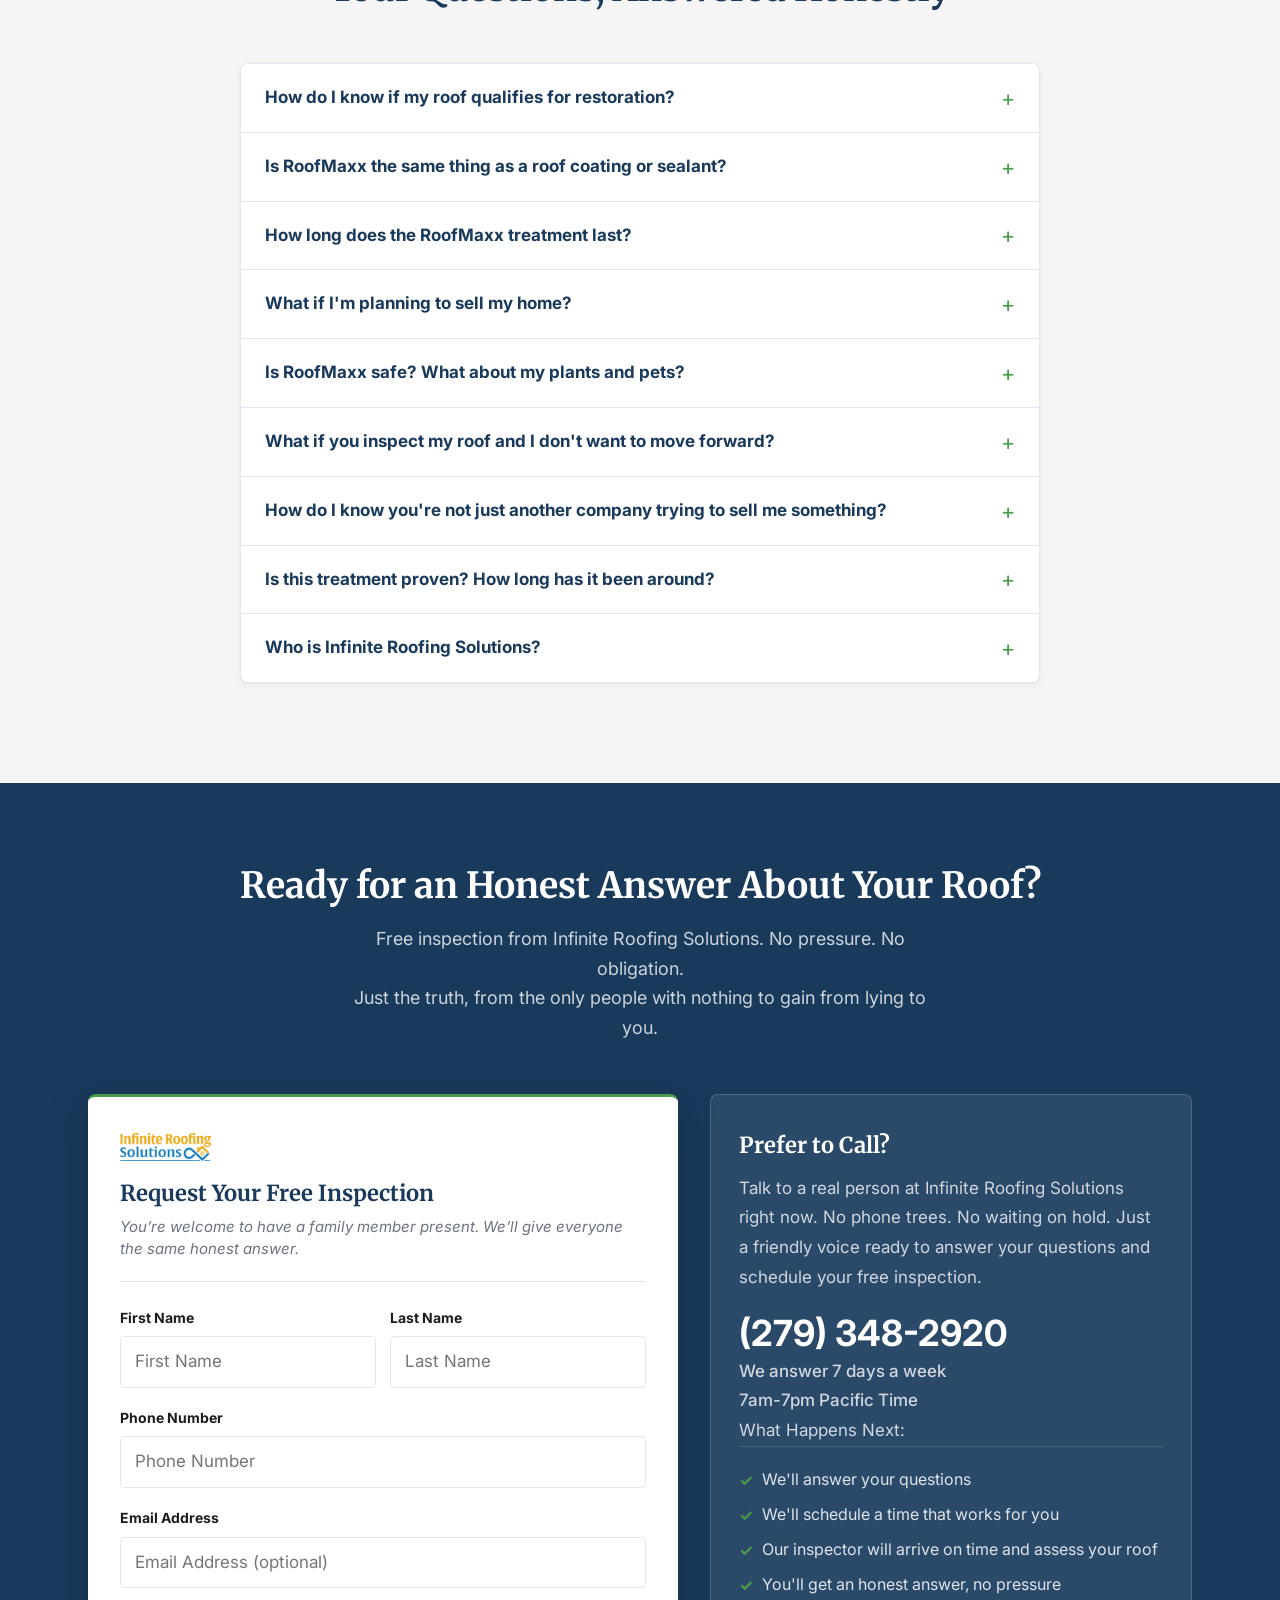
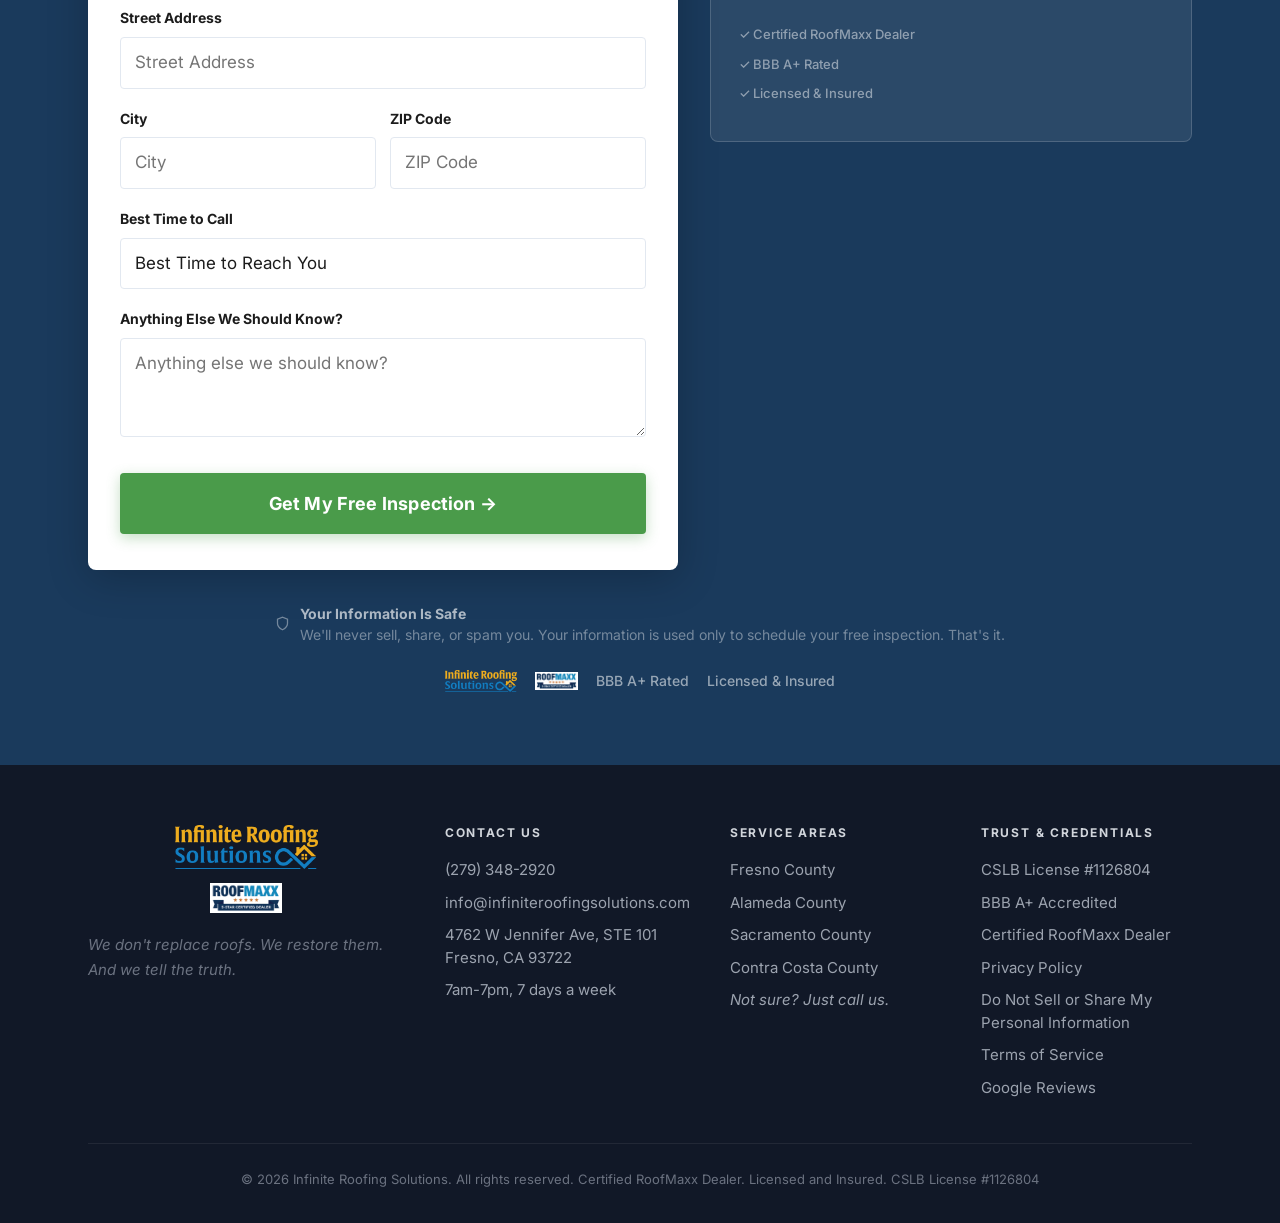
<file: lp/gc1/index.html>
<!DOCTYPE html>
<html lang="en">
<head>
  <meta charset="UTF-8">
<meta name="viewport" content="width=device-width, initial-scale=1.0">
  <title>Free Roof Assessment | Infinite Roofing Solutions</title>
  <meta name="description" content="Why pay $40,000 for a new roof? Find out if your roof qualifies for a $5,200 restoration. Authorized RoofMaxx Dealer serving Fresno, Alameda, Sacramento &amp; Contra Costa Counties.">
  <link rel="preconnect" href="https://fonts.googleapis.com">
  <link rel="preconnect" href="https://fonts.gstatic.com" crossorigin>
  <link href="https://fonts.googleapis.com/css2?family=Inter:wght@400;500;600;700&family=Merriweather:ital,wght@0,400;0,700;1,400&display=swap" rel="stylesheet">
  <link rel="stylesheet" href="/assets/css/style.css">
  <meta name="page-source" content="gc1">
  <link rel="canonical" href="https://infroofing.com/lp/gc1/">
  <link rel="stylesheet" href="/assets/css/consent.css">
  <script src="/assets/js/consent.js?v=1"></script>
</head>
<body>

  <!-- ═══════════════════════════════════════
       MOBILE STICKY CTA BAR
       (Fixed bottom, visible only on mobile)
  ═══════════════════════════════════════ -->
  <div class="mobile-sticky" aria-label="Quick contact">
    <a href="tel:2793482920" class="mobile-call">
      <svg width="17" height="17" viewBox="0 0 24 24" fill="currentColor" aria-hidden="true"><path d="M6.62 10.79c1.44 2.83 3.76 5.14 6.59 6.59l2.2-2.2c.27-.27.67-.36 1.02-.24 1.12.37 2.33.57 3.57.57.55 0 1 .45 1 1V20c0 .55-.45 1-1 1-9.39 0-17-7.61-17-17 0-.55.45-1 1-1h3.5c.55 0 1 .45 1 1 0 1.25.2 2.45.57 3.57.11.35.03.74-.25 1.02l-2.2 2.2z"/></svg>
      Call Now
    </a>
    <a href="#inspection-form" class="mobile-form">Get Free Inspection</a>
  </div>

  <!-- ═══════════════════════════════════════
       HEADER — Sticky, No Navigation
  ═══════════════════════════════════════ -->
  <header class="site-header" role="banner">
    <div class="container header-inner">
      <div class="header-logos">
        <img src="/assets/images/INF%20Roofing%20Logo.png"
             alt="Infinite Roofing Solutions">
        <img src="/assets/images/Roofmaxx%205%20Star%20Certified%20Dealer.png"
             alt="Authorized RoofMaxx Dealer">
      </div>
      <a href="tel:2793482920" class="header-phone" aria-label="Call (279) 348-2920 for a free inspection">
        <svg width="20" height="20" viewBox="0 0 24 24" fill="currentColor" aria-hidden="true"><path d="M6.62 10.79c1.44 2.83 3.76 5.14 6.59 6.59l2.2-2.2c.27-.27.67-.36 1.02-.24 1.12.37 2.33.57 3.57.57.55 0 1 .45 1 1V20c0 .55-.45 1-1 1-9.39 0-17-7.61-17-17 0-.55.45-1 1-1h3.5c.55 0 1 .45 1 1 0 1.25.2 2.45.57 3.57.11.35.03.74-.25 1.02l-2.2 2.2z"/></svg>
        <span class="phone-num">(279) 348-2920</span>
        <span class="phone-label">Call Now - Free Inspection</span>
      </a>
    </div>
  </header>

  <!-- ═══════════════════════════════════════
       SECTION 1: HERO (Above the Fold)
  ═══════════════════════════════════════ -->
  <section class="hero" aria-label="Main message">
    <div class="container hero-container">

      <div class="hero-content">
        <span class="eyebrow">For California Homeowners Who've Been Told They Need a New Roof</span>

        <h1>Why Does Every Roofer Who Looks at Your Roof Recommend a $40,000 Replacement?</h1>

        <p class="hero-sub">Because they don't make money telling you your roof is fine. We do. We'll inspect your roof free and tell you the truth, even if that truth is that we can't help you.</p>

        <div class="trust-badges">
          <div class="trust-badge">
            <svg class="badge-icon" viewBox="0 0 24 24" fill="none" stroke="currentColor" stroke-width="2" aria-hidden="true"><path d="M9 12l2 2 4-4m5.618-4.016A11.955 11.955 0 0112 2.944a11.955 11.955 0 01-8.618 3.04A12.02 12.02 0 003 9c0 5.591 3.824 10.29 9 11.622 5.176-1.332 9-6.03 9-11.622 0-1.042-.133-2.052-.382-3.016z"/></svg>
            <span>BBB A+ Rated</span>
          </div>
          <div class="trust-badge">
            <svg class="badge-icon" viewBox="0 0 24 24" fill="currentColor" aria-hidden="true"><path d="M12 2l3.09 6.26L22 9.27l-5 4.87 1.18 6.88L12 17.77l-6.18 3.25L7 14.14 2 9.27l6.91-1.01L12 2z"/></svg>
            <span>4.9 Stars (500+ Reviews)</span>
          </div>
          <div class="trust-badge">
            <svg class="badge-icon" viewBox="0 0 24 24" fill="none" stroke="currentColor" stroke-width="2" aria-hidden="true"><path d="M9 12l2 2 4-4m6 2a9 9 0 11-18 0 9 9 0 0118 0z"/></svg>
            <span>Licensed &amp; Insured</span>
          </div>
          <div class="trust-badge">
            <img src="/assets/images/Roofmaxx%205%20Star%20Certified%20Dealer.png"
                 alt="RoofMaxx Certified Dealer"
                 class="badge-logo">
            <span>Certified Dealer</span>
          </div>
        </div>

        <div class="hero-actions">
          <a href="#inspection-form" class="btn btn-lg">Get Your Free Honest Inspection &rarr;</a>
          <div class="hero-phone-block">
            <span class="hero-or">Or call now:</span>
            <a href="tel:2793482920" class="hero-phone-num">(279) 348-2920</a>
            <span class="hero-hours">We answer 7 days a week, 7am-7pm</span>
          </div>
        </div>
      </div>

      <div class="hero-image-wrap">
        <picture>
          <source srcset="/assets/images/roofmaxx-clovis-hero-restoration.webp" type="image/webp">
          <img src="/assets/images/roofmaxx-clovis-hero-restoration.jpg"
               alt="California homeowners who saved thousands with roof restoration"
               class="hero-image"
               loading="eager"
               fetchpriority="high">
        </picture>
      </div>

    </div>
  </section>

  <!-- ═══════════════════════════════════════
       SECTION 2: CREDIBILITY BAR
  ═══════════════════════════════════════ -->
  <section class="cred-bar" aria-label="Credentials">
    <div class="container">
      <div class="cred-grid">
        <div class="cred-item reveal delay-1">
          <span class="cred-num">100,000+</span>
          <span class="cred-lbl">Nationwide</span>
        </div>
        <div class="cred-item reveal delay-1">
          <span class="cred-num">15+ Years</span>
          <span class="cred-lbl">Proven Technology</span>
        </div>
        <div class="cred-item reveal delay-2">
          <span class="cred-num">4.9&#9733;</span>
          <span class="cred-lbl">500+ Verified Reviews</span>
        </div>
        <div class="cred-item reveal delay-2">
          <span class="cred-num">BioPreferred</span>
          <span class="cred-lbl">Certified Product</span>
        </div>
        <div class="cred-item reveal delay-3">
          <span class="cred-num">5 Years</span>
          <span class="cred-lbl">Fully Transferable</span>
        </div>
      </div>
    </div>
  </section>

  <!-- ═══════════════════════════════════════
       SECTION 3: THE PROBLEM
  ═══════════════════════════════════════ -->
  <section class="section section-alt">
    <div class="container">
      <h2 class="section-heading text-center reveal">
        Here&rsquo;s What the $40-Billion Roofing Industry<br>Doesn&rsquo;t Want You to Know
      </h2>

      <div class="problem-intro reveal">
        <p>For 50 years, homeowners have faced an impossible choice: pay $40,000 for a new roof, or close your eyes and pray yours holds together.</p>
        <p>The roofing industry likes it that way. They make money on tear-offs and replacements. They don't make money telling you your roof is fine. So they don't.</p>
        <p>Every year, thousands of homeowners pay $40,000 for roofs that didn't need replacing. They never find out, because you can't un-replace a roof. The money is gone. And the contractor who took it? He's already moved on to the next $40,000 job.</p>
        <p class="problem-callout">If that makes your blood boil, good. It should.</p>
      </div>

      <div class="problem-cards">
        <div class="problem-card reveal delay-1">
          <div class="problem-card-icon" aria-hidden="true">
            <svg viewBox="0 0 24 24" fill="none" stroke="currentColor" stroke-width="1.5"><path d="M12 8c-1.657 0-3 .895-3 2s1.343 2 3 2 3 .895 3 2-1.343 2-3 2m0-8c1.11 0 2.08.402 2.599 1M12 8V7m0 1v8m0 0v1m0-1c-1.11 0-2.08-.402-2.599-1M21 12a9 9 0 11-18 0 9 9 0 0118 0z"/></svg>
          </div>
          <h3>They See Your Retirement Account</h3>
          <p>A roofer looks at a 76-year-old homeowner and sees one thing: $40,000 in savings they want to transfer to their bank account. They know you've spent 38 years building equity in your home. And they know one sales pitch can take a big chunk of it.</p>
        </div>
        <div class="problem-card reveal delay-2">
          <div class="problem-card-icon" aria-hidden="true">
            <svg viewBox="0 0 24 24" fill="none" stroke="currentColor" stroke-width="1.5"><path d="M15 12a3 3 0 11-6 0 3 3 0 016 0z"/><path d="M2.458 12C3.732 7.943 7.523 5 12 5c4.478 0 8.268 2.943 9.542 7-1.274 4.057-5.064 7-9.542 7-4.477 0-8.268-2.943-9.542-7z"/></svg>
          </div>
          <h3>They Count on Your Trust</h3>
          <p>After decades of dealing with honest tradespeople, you expect contractors to tell the truth. Roofers know this. They use your trust against you, recommending replacements that aren't necessary because they know you won't question an "expert."</p>
        </div>
        <div class="problem-card reveal delay-3">
          <div class="problem-card-icon" aria-hidden="true">
            <svg viewBox="0 0 24 24" fill="none" stroke="currentColor" stroke-width="1.5"><path d="M12 9v2m0 4h.01m-6.938 4h13.856c1.54 0 2.502-1.667 1.732-3L13.732 4c-.77-1.333-2.694-1.333-3.464 0L3.34 16c-.77 1.333.192 3 1.732 3z"/></svg>
          </div>
          <h3>They Target Homeowners Like You</h3>
          <p>Single car in the driveway. Well-maintained garden. Home that&rsquo;s been cared for 40 years. To you, that&rsquo;s your life&rsquo;s work. To some contractors, that&rsquo;s a $40,000 opportunity with no one to push back.</p>
        </div>
      </div>
    </div>
  </section>

  <!-- ═══════════════════════════════════════
       SECTION 4: THE 85% REVELATION
  ═══════════════════════════════════════ -->
  <section class="revelation">
    <div class="container">
      <div class="rev-layout">

        <div class="rev-stat reveal">
          <div class="rev-pct">85%</div>
          <div class="rev-rule"></div>
          <p class="rev-stat-copy">of roofs recommended for replacement don&rsquo;t actually need to be replaced.</p>
        </div>

        <div class="rev-body reveal delay-2">
          <p><strong>Read that again. Eighty-five percent.</strong></p>
          <p>Your shingles aren't failing because they're old. They're failing because they've lost the natural oils that keep them flexible and waterproof. Those oils dry out over time due to sun, rain, and temperature changes.</p>
          <p>A roofing contractor sees this and says, "Time for a new roof."</p>
          <p>But here&rsquo;s what they don&rsquo;t tell you: <strong>Those oils can be restored.</strong></p>
          <p>In about two hours. For $5,200. Extending your roof&rsquo;s life by up to 15 years.</p>
          <p class="rev-closer">The roofing industry has known about this for years.<br>They just hope you never find out.</p>
        </div>

      </div>
    </div>
  </section>

  <!-- ═══════════════════════════════════════
       SECTION 5: THE SOLUTION (RoofMaxx)
  ═══════════════════════════════════════ -->
  <section class="section">
    <div class="container">
      <h2 class="section-heading text-center reveal">
        Introducing RoofMaxx:<br>The $5,200 Alternative to a $40,000 Replacement
      </h2>

      <div class="sln-grid">
        <div class="sln-text reveal">
          <h3>What Is RoofMaxx?</h3>
          <p>RoofMaxx is a roof restoration treatment that does something no traditional roofer can do: it actually restores your shingles instead of tearing them off.</p>

          <h3>How It Works</h3>
          <p>Asphalt shingles contain natural oils that keep them flexible and waterproof. Over time, these oils dry out, causing shingles to become brittle, crack, and lose their protective granules.</p>
          <p>RoofMaxx is a plant-based treatment that penetrates your shingles and replenishes those lost oils. It&rsquo;s the same technology used in award-winning Goodyear tires, adapted for roofing.</p>
          <p>The treatment is sprayed directly onto your existing roof. It absorbs in about 30 minutes. The entire process takes roughly two hours, with no mess, no tear-off, and no crew tramping through your home for a week.</p>

          <h3>The Result</h3>
          <p>Your shingles regain their flexibility and waterproofing ability. Your roof is protected for another 5 years per treatment. With up to three treatments, you can add up to 15 years to your roof&rsquo;s life.</p>
          <p class="sln-price-line"><strong>Cost: $5,200. Not $40,000.</strong></p>
          <p class="sln-local">Infinite Roofing Solutions is your local certified RoofMaxx dealer, bringing this technology to California homeowners.</p>
        </div>
        <div class="sln-media reveal delay-2">
          <picture>
            <source srcset="/assets/images/roofmaxx-clovis-about-technician.webp" type="image/webp">
            <img src="/assets/images/roofmaxx-clovis-about-technician.jpg"
                 alt="RoofMaxx technician applying treatment"
                 loading="lazy">
          </picture>
        </div>
      </div>

      <div class="benefit-cards">
        <div class="benefit-card reveal delay-1">
          <div class="benefit-icon" aria-hidden="true">
            <svg viewBox="0 0 24 24" fill="none" stroke="currentColor" stroke-width="1.5"><path d="M12 8c-1.657 0-3 .895-3 2s1.343 2 3 2 3 .895 3 2-1.343 2-3 2m0-8c1.11 0 2.08.402 2.599 1M12 8V7m0 1v8m0 0v1m0-1c-1.11 0-2.08-.402-2.599-1M21 12a9 9 0 11-18 0 9 9 0 0118 0z"/></svg>
          </div>
          <h4>Save Up to $34,800</h4>
          <p>Restoration costs $5,200. Replacement costs $40,000. You keep the difference.</p>
        </div>
        <div class="benefit-card reveal delay-2">
          <div class="benefit-icon" aria-hidden="true">
            <svg viewBox="0 0 24 24" fill="none" stroke="currentColor" stroke-width="1.5"><path d="M12 8v4l3 3m6-3a9 9 0 11-18 0 9 9 0 0118 0z"/></svg>
          </div>
          <h4>Done in 2 Hours</h4>
          <p>No week-long construction project. No noise. No mess. No disruption to your life.</p>
        </div>
        <div class="benefit-card reveal delay-3">
          <div class="benefit-icon" aria-hidden="true">
            <svg viewBox="0 0 24 24" fill="none" stroke="currentColor" stroke-width="1.5"><path d="M9 12l2 2 4-4m5.618-4.016A11.955 11.955 0 0112 2.944a11.955 11.955 0 01-8.618 3.04A12.02 12.02 0 003 9c0 5.591 3.824 10.29 9 11.622 5.176-1.332 9-6.03 9-11.622 0-1.042-.133-2.052-.382-3.016z"/></svg>
          </div>
          <h4>5-Year Warranty</h4>
          <p>Fully transferable if you sell. We stand behind our work because it works.</p>
        </div>
        <div class="benefit-card reveal delay-1">
          <div class="benefit-icon" aria-hidden="true">
            <svg viewBox="0 0 24 24" fill="none" stroke="currentColor" stroke-width="1.5"><path d="M17 8C8 10 5.9 16.17 3.82 21.34l1.89.66.95-2.3c.48.17.98.3 1.34.3C19 20 22 3 22 3c-1 2-8 2.25-13 3.25S2 11.5 2 13.5s1.75 3.75 1.75 3.75"/></svg>
          </div>
          <h4>Eco-Friendly</h4>
          <p>USDA BioPreferred product. Keep 1,000+ lbs of shingles out of the landfill.</p>
        </div>
      </div>
    </div>
  </section>

  <!-- ═══════════════════════════════════════
       SECTION 6: THE MATH COMPARISON
  ═══════════════════════════════════════ -->
  <section class="section section-alt">
    <div class="container">
      <h2 class="section-heading text-center reveal">The Math Your Roofer Hopes You Never Do</h2>
      <p class="section-sub text-center reveal">Two ways to get 15 more years from your roof. Only one costs $40,000.</p>

      <div class="math-cols">
        <div class="math-col math-bad reveal delay-1">
          <div class="math-col-head math-head-bad">
            <span class="math-label">Option A</span>
            <span class="math-title">Replacement</span>
          </div>
          <div class="math-col-body">
            <div class="math-row">
              <span>New roof now</span>
              <span class="math-amt">$40,000</span>
            </div>
            <div class="math-row math-total math-total-bad">
              <span>Total for 15 Years</span>
              <span class="math-amt">$40,000</span>
            </div>
          </div>
        </div>

        <div class="math-col math-good reveal delay-2">
          <div class="math-col-head math-head-good">
            <span class="math-label">Option B</span>
            <span class="math-title">RoofMaxx Restoration</span>
          </div>
          <div class="math-col-body">
            <div class="math-row">
              <span>RoofMaxx treatment now</span>
              <span class="math-amt">$5,200</span>
            </div>
            <div class="math-row">
              <span>RoofMaxx treatment in 5 years</span>
              <span class="math-amt">$5,200</span>
            </div>
            <div class="math-row">
              <span>RoofMaxx treatment in 10 years</span>
              <span class="math-amt">$5,200</span>
            </div>
            <div class="math-row math-total math-total-good">
              <span>Total for 15 Years</span>
              <span class="math-amt">$15,600</span>
            </div>
          </div>
        </div>
      </div>

      <div class="math-savings reveal">
        <div class="math-savings-eyebrow">Your Savings</div>
        <div class="math-savings-num">$24,400</div>
        <div class="math-savings-note">Or $34,800 if you only need one treatment before selling or moving.</div>
      </div>

      <div class="math-meaning reveal">
        <p class="math-meaning-head">What could you do with $24,400?</p>
        <ul class="math-meaning-list">
          <li>4+ years of property taxes</li>
          <li>A year of groceries</li>
          <li>A trip to see the grandchildren</li>
          <li>Money that stays in your retirement account</li>
          <li>An inheritance your children actually receive</li>
        </ul>
        <p class="math-meaning-close">Your roofer would rather have it. We think you should keep it.</p>
      </div>
    </div>
  </section>

  <!-- ═══════════════════════════════════════
       MID-PAGE CTA
  ═══════════════════════════════════════ -->
  <section class="section mid-cta-section">
    <div class="container">
      <div class="mid-cta-box reveal">
        <h2>Ready to Find Out If Your Roof Qualifies?</h2>
        <div class="mid-cta-actions">
          <a href="#inspection-form" class="btn btn-lg">Get Your Free Inspection &rarr;</a>
          <span class="mid-or">or call <a href="tel:2793482920">(279) 348-2920</a></span>
        </div>
        <div class="mid-reassurance">
          <span>Free inspection</span>
          <span>No pressure</span>
          <span>Honest answer</span>
        </div>
      </div>
    </div>
  </section>

  <!-- ═══════════════════════════════════════
       SECTION 7: TESTIMONIALS
  ═══════════════════════════════════════ -->
  <section class="section section-alt testimonials">
    <div class="container">
      <h2 class="section-heading text-center reveal">
        What California Homeowners Are Saying<br>About Infinite Roofing Solutions
      </h2>

      <div class="test-grid">
        <div class="test-card reveal delay-1">
          <div class="test-qmark" aria-hidden="true">&ldquo;</div>
          <div class="test-stars" aria-label="5 stars">&#9733;&#9733;&#9733;&#9733;&#9733;</div>
          <p class="test-quote">"I'd gotten three quotes for roof replacement. All around $40,000. I was about to write the check when my daughter found Infinite Roofing Solutions online.<br><br>I was skeptical, honestly. But they came out, inspected my roof, and told me it was a perfect candidate for the RoofMaxx treatment. $5,200 instead of $40,000.<br><br>What really convinced me was this: they said if my roof had needed replacement, they would have told me. They don't do replacements. They had no reason to lie.<br><br>It's been two years now. Roof is holding up beautifully. And I still have $35,000 in my retirement account."</p>
          <div class="test-attribution">
            <span class="test-author">Robert T.</span>
            <span class="test-detail">Fremont &middot; 42-year homeowner</span>
          </div>
        </div>

        <div class="test-card reveal delay-2">
          <div class="test-qmark" aria-hidden="true">&ldquo;</div>
          <div class="test-stars" aria-label="5 stars">&#9733;&#9733;&#9733;&#9733;&#9733;</div>
          <p class="test-quote">"After my husband passed, I couldn't face a $40,000 decision alone. Every contractor who came out recommended replacement. I didn't know who to trust.<br><br>Infinite Roofing Solutions was different. They inspected my roof, explained everything clearly, and even offered to have my daughter there for the explanation. They said my roof could be restored for $5,200.<br><br>They treated me with respect, not like a target. That meant everything."</p>
          <div class="test-attribution">
            <span class="test-author">Margaret D.</span>
            <span class="test-detail">Oakland &middot; 38-year homeowner</span>
          </div>
        </div>

        <div class="test-card reveal delay-3">
          <div class="test-qmark" aria-hidden="true">&ldquo;</div>
          <div class="test-stars" aria-label="5 stars">&#9733;&#9733;&#9733;&#9733;&#9733;</div>
          <p class="test-quote">"I'm a retired engineer. I'm skeptical of everything. So when I heard about roof restoration, I did my research.<br><br>The RoofMaxx science is real. It's the same soy-based technology used in high-performance tires. The treatment is USDA-certified. And Infinite Roofing Solutions has been applying it with great results.<br><br>I had it done. Cost me $5,200 instead of the $42,000 quote I'd gotten. And my engineer brain says it was the smart decision."</p>
          <div class="test-attribution">
            <span class="test-author">James L.</span>
            <span class="test-detail">Berkeley &middot; 35-year homeowner</span>
          </div>
        </div>
      </div>
    </div>
  </section>

  <!-- ═══════════════════════════════════════
       SECTION 8: HOW IT WORKS
  ═══════════════════════════════════════ -->
  <section class="section">
    <div class="container">
      <h2 class="section-heading text-center reveal">What to Expect: From First Call to Protected Roof</h2>

      <div class="process-grid">
        <div class="process-step reveal delay-1">
          <div class="step-num" aria-hidden="true">1</div>
          <h4>Schedule Your Free Inspection</h4>
          <p>Call Infinite Roofing Solutions or fill out the form. We'll schedule a time that works for you. Inspections take about 15-20 minutes. You're welcome to have your spouse, adult child, or anyone else there with you.</p>
        </div>
        <div class="process-step reveal delay-2">
          <div class="step-num" aria-hidden="true">2</div>
          <h4>Honest Roof Assessment</h4>
          <p>Our inspector will examine your roof and tell you exactly what they find. If your roof is a candidate for RoofMaxx restoration, we'll explain how and why. If it's not, we'll tell you that too, and recommend you call a reputable roofer. We have no reason to lie.</p>
        </div>
        <div class="process-step reveal delay-3">
          <div class="step-num" aria-hidden="true">3</div>
          <h4>Your Decision, No Pressure</h4>
          <p>We'll give you a written assessment and quote. Take all the time you need to decide. Talk it over with your family. Get a second opinion. We'll never pressure you. When you're ready, we're here.</p>
        </div>
        <div class="process-step reveal delay-1">
          <div class="step-num" aria-hidden="true">4</div>
          <h4>Treatment Day (About 2 Hours)</h4>
          <p>Our certified technician arrives, applies the RoofMaxx treatment, and you're done. No tear-off. No construction noise. No mess. No disruption. Just a protected roof and the peace of mind that comes with it.</p>
        </div>
      </div>
    </div>
  </section>

  <!-- ═══════════════════════════════════════
       SECTION 9: WHY TRUST US
  ═══════════════════════════════════════ -->
  <section class="section section-alt">
    <div class="container">
      <h2 class="section-heading text-center reveal">
        Why You Can Trust Infinite Roofing Solutions<br>(When You Can&rsquo;t Trust Anyone Else)
      </h2>

      <div class="trust-msg reveal">
        <p>Here&rsquo;s something no roofing contractor will ever say to you:</p>
        <blockquote class="trust-blockquote">
          &ldquo;We don&rsquo;t do roof replacements. We can&rsquo;t profit from telling you that you need one.&rdquo;
        </blockquote>
        <p>Think about what that means.</p>
        <p>When a roofer inspects your roof, they make $40,000 if they convince you to replace. They make $0 if they tell you the truth.</p>
        <p>When we inspect your roof, we make $5,200 if RoofMaxx restoration is right for you. We make $0 if it's not, because we don't do replacements.</p>
        <p><strong>We have exactly one incentive: to tell you the truth.</strong></p>
        <p>If your roof can be saved, we'll tell you how.<br>If it can't, we'll tell you that too, and recommend you call someone else.</p>
        <p class="trust-closer">When's the last time a contractor told you to call someone else?</p>
      </div>

      <div class="trust-compare reveal">
        <div class="tc-col tc-bad">
          <div class="tc-head tc-head-bad">What Traditional Roofers Do</div>
          <ul>
            <li><span class="tc-mark tc-x" aria-hidden="true">&#10007;</span> Profit $40,000 from replacement</li>
            <li><span class="tc-mark tc-x" aria-hidden="true">&#10007;</span> Incentivized to recommend replacement</li>
            <li><span class="tc-mark tc-x" aria-hidden="true">&#10007;</span> Don&rsquo;t mention restoration alternatives</li>
            <li><span class="tc-mark tc-x" aria-hidden="true">&#10007;</span> Pressure tactics and limited-time offers</li>
            <li><span class="tc-mark tc-x" aria-hidden="true">&#10007;</span> Move on to the next $40,000 sale</li>
          </ul>
        </div>
        <div class="tc-col tc-good">
          <div class="tc-head tc-head-good">What Infinite Roofing Solutions Does</div>
          <ul>
            <li><span class="tc-mark tc-check" aria-hidden="true">&#10003;</span> Profit $5,200 from restoration (when appropriate)</li>
            <li><span class="tc-mark tc-check" aria-hidden="true">&#10003;</span> Incentivized to tell the truth</li>
            <li><span class="tc-mark tc-check" aria-hidden="true">&#10003;</span> Tell you if replacement is actually needed</li>
            <li><span class="tc-mark tc-check" aria-hidden="true">&#10003;</span> No pressure, take your time to decide</li>
            <li><span class="tc-mark tc-check" aria-hidden="true">&#10003;</span> Build relationships based on honesty</li>
          </ul>
        </div>
      </div>
    </div>
  </section>

  <!-- ═══════════════════════════════════════
       SECTION 10: FAQ
  ═══════════════════════════════════════ -->
  <section class="section faq-section">
    <div class="container">
      <h2 class="section-heading text-center reveal">Your Questions, Answered Honestly</h2>

      <div class="faq-list reveal">

        <div class="faq-item">
          <button class="faq-q" aria-expanded="false">How do I know if my roof qualifies for restoration?</button>
          <div class="faq-a" role="region">
            <p>That's exactly what our free inspection determines. Generally, roofs that are 5-30 years old with less than 30% granule loss are good candidates. If your roof has widespread structural damage, missing shingles, or active leaks from storm damage, you may need replacement. We'll tell you honestly which category you're in.</p>
          </div>
        </div>

        <div class="faq-item">
          <button class="faq-q" aria-expanded="false">Is RoofMaxx the same thing as a roof coating or sealant?</button>
          <div class="faq-a" role="region">
            <p>No. Coatings and sealants sit on top of your shingles like paint. RoofMaxx penetrates INTO your shingles, restoring the oils from the inside out. It doesn't change your roof's appearance, won't crack or peel, and actually makes your shingles flexible again.</p>
          </div>
        </div>

        <div class="faq-item">
          <button class="faq-q" aria-expanded="false">How long does the RoofMaxx treatment last?</button>
          <div class="faq-a" role="region">
            <p>Each treatment extends your roof's life by up to 5 years. With up to three treatments (applied every 5 years), you can add up to 15 years to your roof's total lifespan.</p>
          </div>
        </div>

        <div class="faq-item">
          <button class="faq-q" aria-expanded="false">What if I'm planning to sell my home?</button>
          <div class="faq-a" role="region">
            <p>The 5-year warranty is fully transferable to the new owner. This can actually be a selling point, giving buyers confidence in the roof's condition and potentially adding value to your home.</p>
          </div>
        </div>

        <div class="faq-item">
          <button class="faq-q" aria-expanded="false">Is RoofMaxx safe? What about my plants and pets?</button>
          <div class="faq-a" role="region">
            <p>Yes. RoofMaxx is a USDA BioPreferred product made from plant-based materials. It's non-toxic, non-flammable, and safe for people, pets, plants, and the environment. It can be rinsed off any surface it contacts.</p>
          </div>
        </div>

        <div class="faq-item">
          <button class="faq-q" aria-expanded="false">What if you inspect my roof and I don't want to move forward?</button>
          <div class="faq-a" role="region">
            <p>That's completely fine. The inspection is free with no obligation. We'll give you our honest assessment, answer your questions, and leave you with the information you need to make your own decision. No pressure, ever.</p>
          </div>
        </div>

        <div class="faq-item">
          <button class="faq-q" aria-expanded="false">How do I know you're not just another company trying to sell me something?</button>
          <div class="faq-a" role="region">
            <p>Because we can't sell you the expensive thing. Infinite Roofing Solutions doesn't do roof replacements. If your roof needs replacing, we literally cannot help you, and we'll tell you to call someone else. Our only option is the $5,200 RoofMaxx restoration. We have no financial incentive to recommend anything other than what's actually right for your roof.</p>
          </div>
        </div>

        <div class="faq-item">
          <button class="faq-q" aria-expanded="false">Is this treatment proven? How long has it been around?</button>
          <div class="faq-a" role="region">
            <p>The science behind RoofMaxx has been proven for over 15 years. The treatment uses soy methyl ester emulsion (SMEE) technology, the same chemistry used in high-performance Goodyear tires. Over 100,000 roofs have been treated nationwide. Independent lab tests confirm improvements in flexibility, water resistance, and even fire resistance.</p>
          </div>
        </div>

        <div class="faq-item">
          <button class="faq-q" aria-expanded="false">Who is Infinite Roofing Solutions?</button>
          <div class="faq-a" role="region">
            <p>Infinite Roofing Solutions is your local certified RoofMaxx dealer serving the Bay Area, Sacramento, and Central Valley regions of California. We're licensed, insured, and A+ rated with the BBB. We live in the communities we serve, and our reputation depends on treating our neighbors honestly.</p>
          </div>
        </div>

      </div>
    </div>
  </section>

  <!-- ═══════════════════════════════════════
       SECTION 11: FINAL CTA + FORM
  ═══════════════════════════════════════ -->
  <section class="final-cta" id="inspection-form">
    <div class="container">

      <div class="final-cta-header text-center reveal">
        <h2>Ready for an Honest Answer About Your Roof?</h2>
        <p class="final-sub">
          Free inspection from Infinite Roofing Solutions. No pressure. No obligation.<br>
          Just the truth, from the only people with nothing to gain from lying to you.
        </p>
      </div>

      <div class="form-cols">

        <div class="form-wrap reveal delay-1">
          <img src="/assets/images/INF%20Roofing%20Logo.png"
               alt="Infinite Roofing Solutions"
               class="form-logo"
               loading="lazy">
          <h3>Request Your Free Inspection</h3>
          <p class="form-note">You&rsquo;re welcome to have a family member present. We&rsquo;ll give everyone the same honest answer.</p>
          <form novalidate>
            <input type="hidden" name="source" value="gc1">
            <input type="hidden" name="page_url" value="/lp/gc1/">
            <div class="grid-2">
              <div class="form-group">
                <label for="fname">First Name</label>
                <input type="text" id="fname" name="fname" required placeholder="First Name" autocomplete="given-name">
              </div>
              <div class="form-group">
                <label for="lname">Last Name</label>
                <input type="text" id="lname" name="lname" required placeholder="Last Name" autocomplete="family-name">
              </div>
            </div>
            <div class="form-group">
              <label for="phone">Phone Number</label>
              <input type="tel" id="phone" name="phone" required placeholder="Phone Number" autocomplete="tel">
            </div>
            <div class="form-group">
              <label for="email">Email Address</label>
              <input type="email" id="email" name="email" placeholder="Email Address (optional)" autocomplete="email">
            </div>
            <div class="form-group">
              <label for="address">Street Address</label>
              <input type="text" id="address" name="address" required placeholder="Street Address" autocomplete="street-address">
            </div>
            <div class="grid-2">
              <div class="form-group">
                <label for="city">City</label>
                <input type="text" id="city" name="city" required placeholder="City" autocomplete="address-level2">
              </div>
              <div class="form-group">
                <label for="zip">ZIP Code</label>
                <input type="text" id="zip" name="zip" required placeholder="ZIP Code" autocomplete="postal-code">
              </div>
            </div>
            <div class="form-group">
              <label for="calltime">Best Time to Call</label>
              <select id="calltime" name="calltime">
                <option value="">Best Time to Reach You</option>
                <option value="morning">Morning</option>
                <option value="afternoon">Afternoon</option>
                <option value="evening">Evening</option>
              </select>
            </div>
            <div class="form-group">
              <label for="comments">Anything Else We Should Know?</label>
              <textarea id="comments" name="comments" rows="3" placeholder="Anything else we should know?"></textarea>
            </div>
            <button type="submit" class="btn form-submit-btn">Get My Free Inspection &rarr;</button>
          </form>
        </div>

        <div class="phone-wrap reveal delay-2">
          <h3>Prefer to Call?</h3>
          <p>Talk to a real person at Infinite Roofing Solutions right now. No phone trees. No waiting on hold. Just a friendly voice ready to answer your questions and schedule your free inspection.</p>
          <a href="tel:2793482920" class="big-phone">(279) 348-2920</a>
          <p class="phone-hours">We answer 7 days a week<br>7am-7pm Pacific Time</p>
          <p class="phone-next-label">What Happens Next:</p>
          <ul class="phone-list">
            <li>We'll answer your questions</li>
            <li>We'll schedule a time that works for you</li>
            <li>Our inspector will arrive on time and assess your roof</li>
            <li>You'll get an honest answer, no pressure</li>
          </ul>
          <div class="phone-trust-badges">
            <span>&#10003; Certified RoofMaxx Dealer</span>
            <span>&#10003; BBB A+ Rated</span>
            <span>&#10003; Licensed &amp; Insured</span>
          </div>
        </div>

      </div>

      <div class="form-safe-row">
        <svg width="15" height="15" viewBox="0 0 24 24" fill="none" stroke="currentColor" stroke-width="2" aria-hidden="true"><path d="M12 22s8-4 8-10V5l-8-3-8 3v7c0 6 8 10 8 10z"/></svg>
        <p><strong>Your Information Is Safe</strong><br>We'll never sell, share, or spam you. Your information is used only to schedule your free inspection. That's it.</p>
      </div>

      <div class="form-trust-row" aria-label="Trust badges">
        <img src="/assets/images/INF%20Roofing%20Logo.png"
             alt="Infinite Roofing Solutions"
             class="form-trust-logo"
             loading="lazy">
        <img src="/assets/images/Roofmaxx%205%20Star%20Certified%20Dealer.png"
             alt="Certified RoofMaxx Dealer"
             class="form-trust-badge"
             loading="lazy">
        <span>BBB A+ Rated</span>
        <span>Licensed &amp; Insured</span>
      </div>

    </div>
  </section>

  <!-- ═══════════════════════════════════════
       FOOTER
  ═══════════════════════════════════════ -->
  <footer class="site-footer" role="contentinfo">
    <div class="container">
      <div class="foot-grid">

        <div class="foot-col foot-brand">
          <div class="foot-logos">
            <img src="/assets/images/INF%20Roofing%20Logo.png"
                 alt="Infinite Roofing Solutions"
                 class="foot-logo-main"
                 loading="lazy">
            <img src="/assets/images/Roofmaxx%205%20Star%20Certified%20Dealer.png"
                 alt="Certified RoofMaxx Dealer"
                 class="foot-logo-badge"
                 loading="lazy">
          </div>
          <p class="foot-tagline">We don't replace roofs. We restore them. And we tell the truth.</p>
        </div>

        <div class="foot-col">
          <h4>Contact Us</h4>
          <ul>
            <li><a href="tel:2793482920">(279) 348-2920</a></li>
            <li><a href="mailto:info@infiniteroofingsolutions.com">info@infiniteroofingsolutions.com</a></li>
            <li>4762 W Jennifer Ave, STE 101<br>Fresno, CA 93722</li>
            <li>7am-7pm, 7 days a week</li>
          </ul>
        </div>

        <div class="foot-col">
          <h4>Service Areas</h4>
          <ul>
            <li>Fresno County</li>
            <li>Alameda County</li>
            <li>Sacramento County</li>
            <li>Contra Costa County</li>
            <li><em>Not sure? Just call us.</em></li>
          </ul>
        </div>

        <div class="foot-col">
          <h4>Trust &amp; Credentials</h4>
          <ul>
            <li>CSLB License #1126804</li>
            <li>BBB A+ Accredited</li>
            <li>Certified RoofMaxx Dealer</li>
            <li><a href="/privacy-policy/">Privacy Policy</a></li><li><a href="/do-not-sell/">Do Not Sell or Share My Personal Information</a></li>
            <li><a href="#">Terms of Service</a></li>
            <li><a href="#">Google Reviews</a></li>
          </ul>
        </div>

      </div>
      <div class="foot-bottom">
        <p>&copy; 2026 Infinite Roofing Solutions. All rights reserved. Certified RoofMaxx Dealer. Licensed and Insured. CSLB License #1126804</p>
      </div>
    </div>
  </footer>

  <!-- ═══════════════════════════════════════
       SCRIPTS
  ═══════════════════════════════════════ -->
  <script>
    // ── FAQ Accordion ──────────────────────────────
    document.querySelectorAll('.faq-q').forEach(btn => {
      btn.addEventListener('click', () => {
        const item = btn.closest('.faq-item');
        const isOpen = item.classList.contains('active');

        // Close all others
        document.querySelectorAll('.faq-item.active').forEach(open => {
          open.classList.remove('active');
          open.querySelector('.faq-q').setAttribute('aria-expanded', 'false');
        });

        // Toggle clicked
        if (!isOpen) {
          item.classList.add('active');
          btn.setAttribute('aria-expanded', 'true');
        }
      });
    });

    // ── Smooth Scroll with Header Offset ───────────
    document.querySelectorAll('a[href^="#"]').forEach(anchor => {
      anchor.addEventListener('click', function (e) {
        const target = document.querySelector(this.getAttribute('href'));
        if (!target) return;
        e.preventDefault();
        const offset = document.querySelector('.site-header').offsetHeight + 20;
        const top = target.getBoundingClientRect().top + window.pageYOffset - offset;
        window.scrollTo({ top, behavior: 'smooth' });
      });
    });

    // ── Scroll Reveal ──────────────────────────────
    const revealObs = new IntersectionObserver((entries) => {
      entries.forEach(entry => {
        if (entry.isIntersecting) {
          entry.target.classList.add('is-visible');
          revealObs.unobserve(entry.target);
        }
      });
    }, {
      threshold: 0.08,
      rootMargin: '0px 0px -32px 0px'
    });

    document.querySelectorAll('.reveal').forEach(el => revealObs.observe(el));
  </script>


  <!-- ═══════════════════════════════════════
       PAGE CONFIG + FORM HANDLER
       Source: gc1
       Phone:  (279) 348-2920
       Webhook: Paste this page's Make/Zapier URL below
  ═══════════════════════════════════════ -->
  <script>
    window.PAGE_CONFIG = {
      source:       'gc1',
      phoneRaw:     '2793482920',
      phoneDisplay: '(279) 348-2920',
      webhookUrl:   'https://hooks.zapier.com/hooks/catch/12412478/u7ygyj3/'
    };
  </script>
  <script src="/assets/js/site.js?v=4"></script>
</body>
</html>
</file>
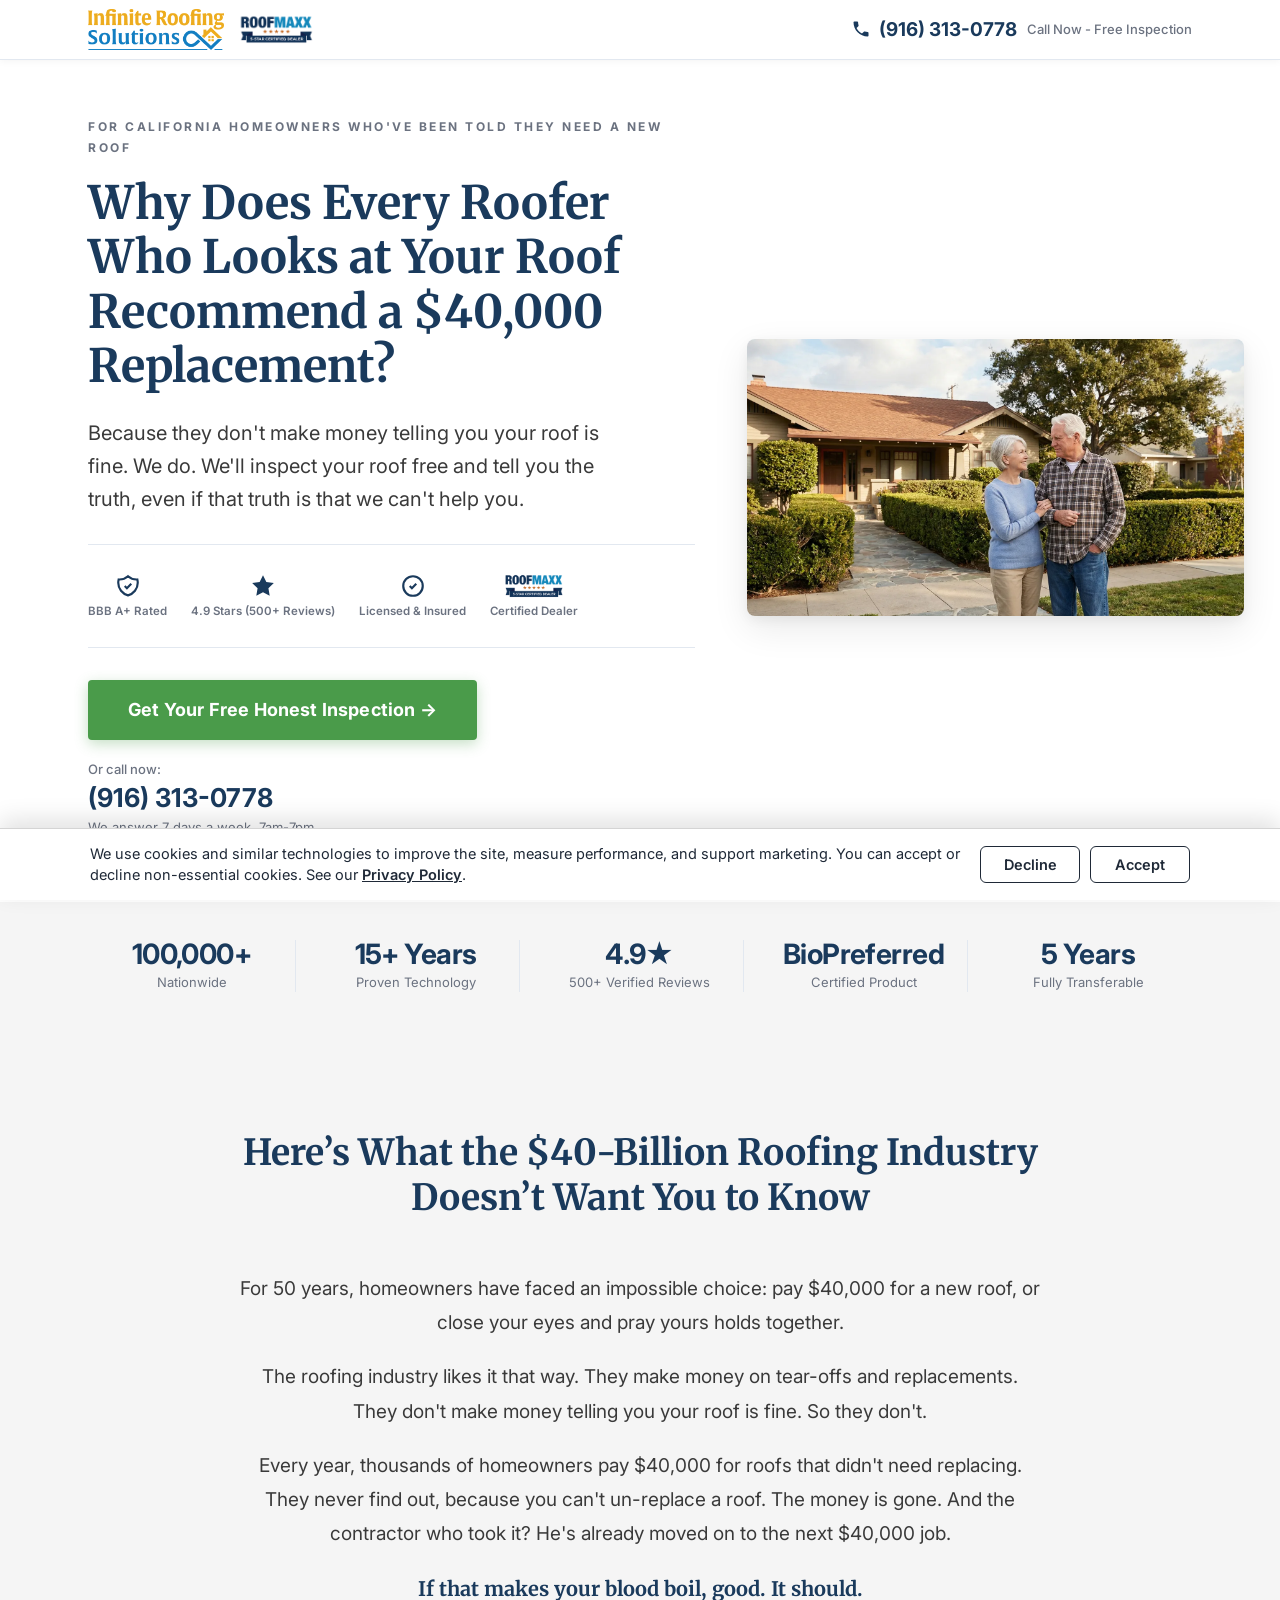
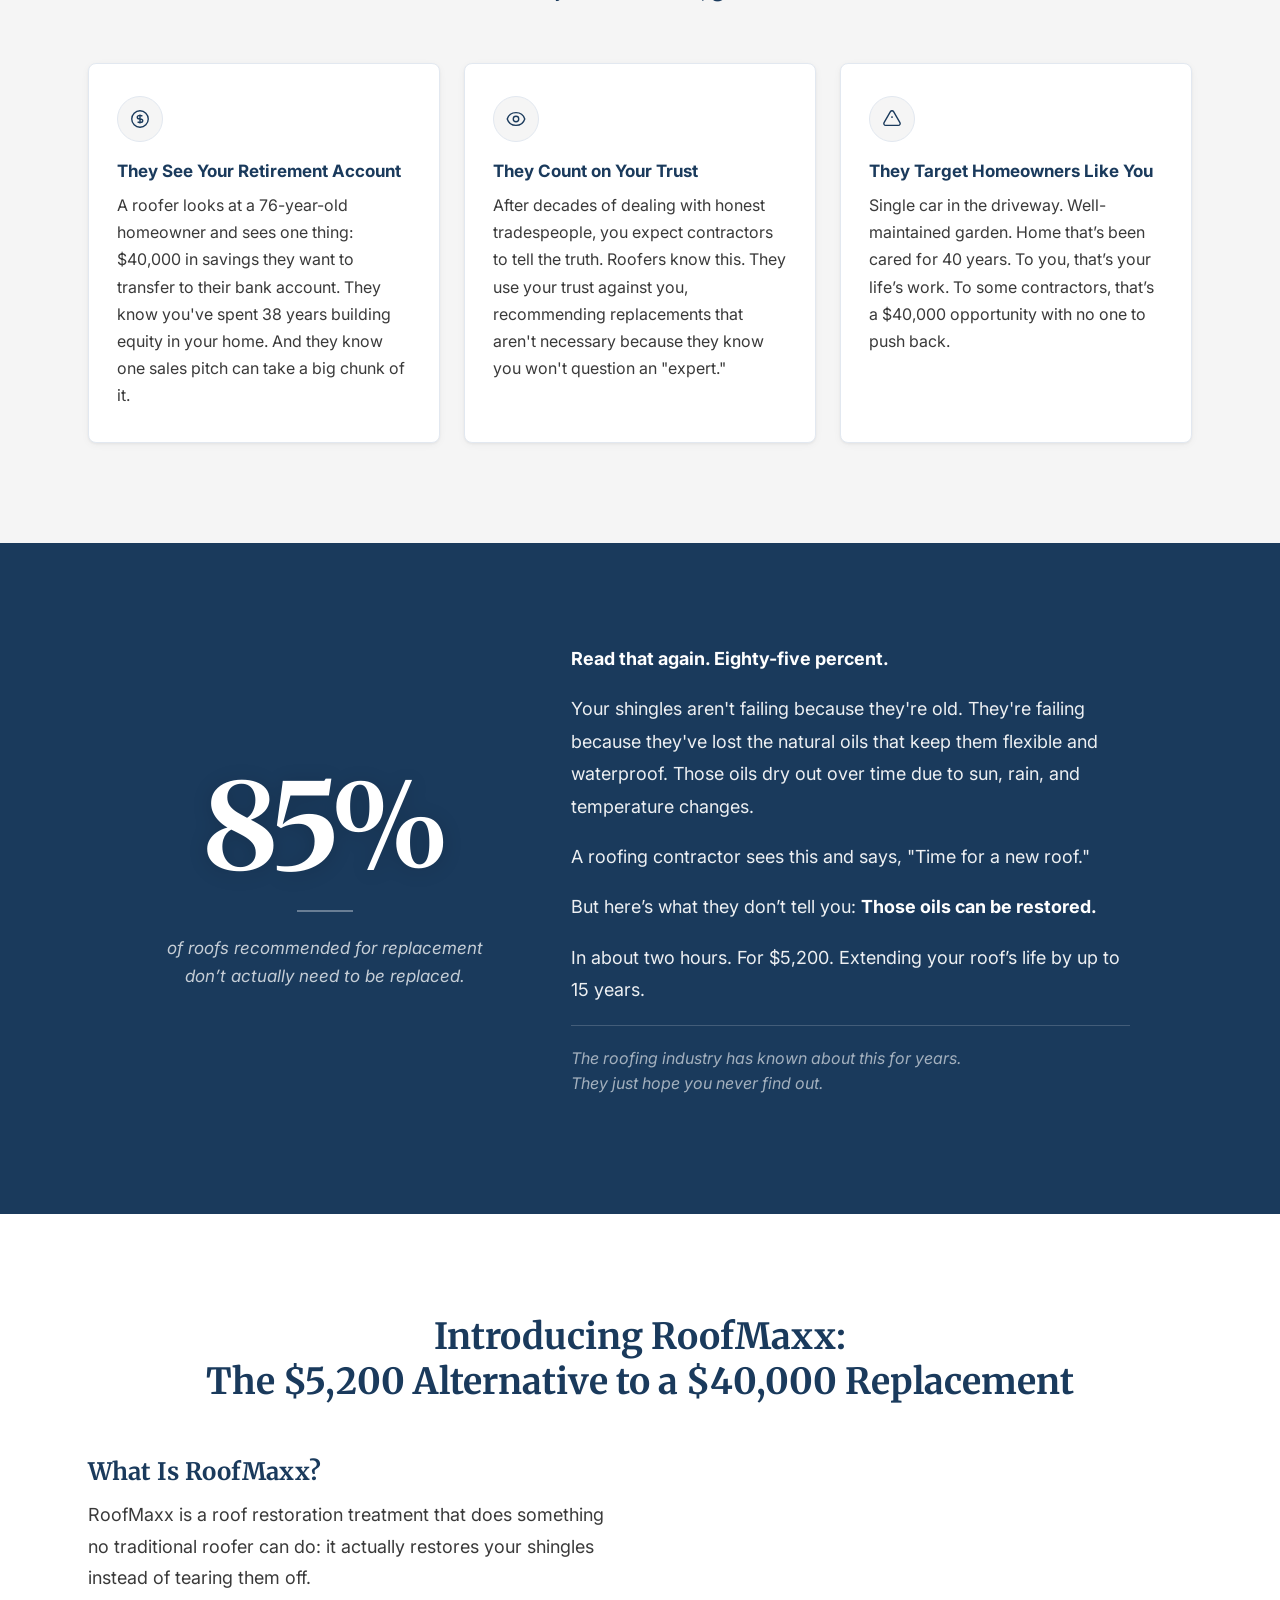
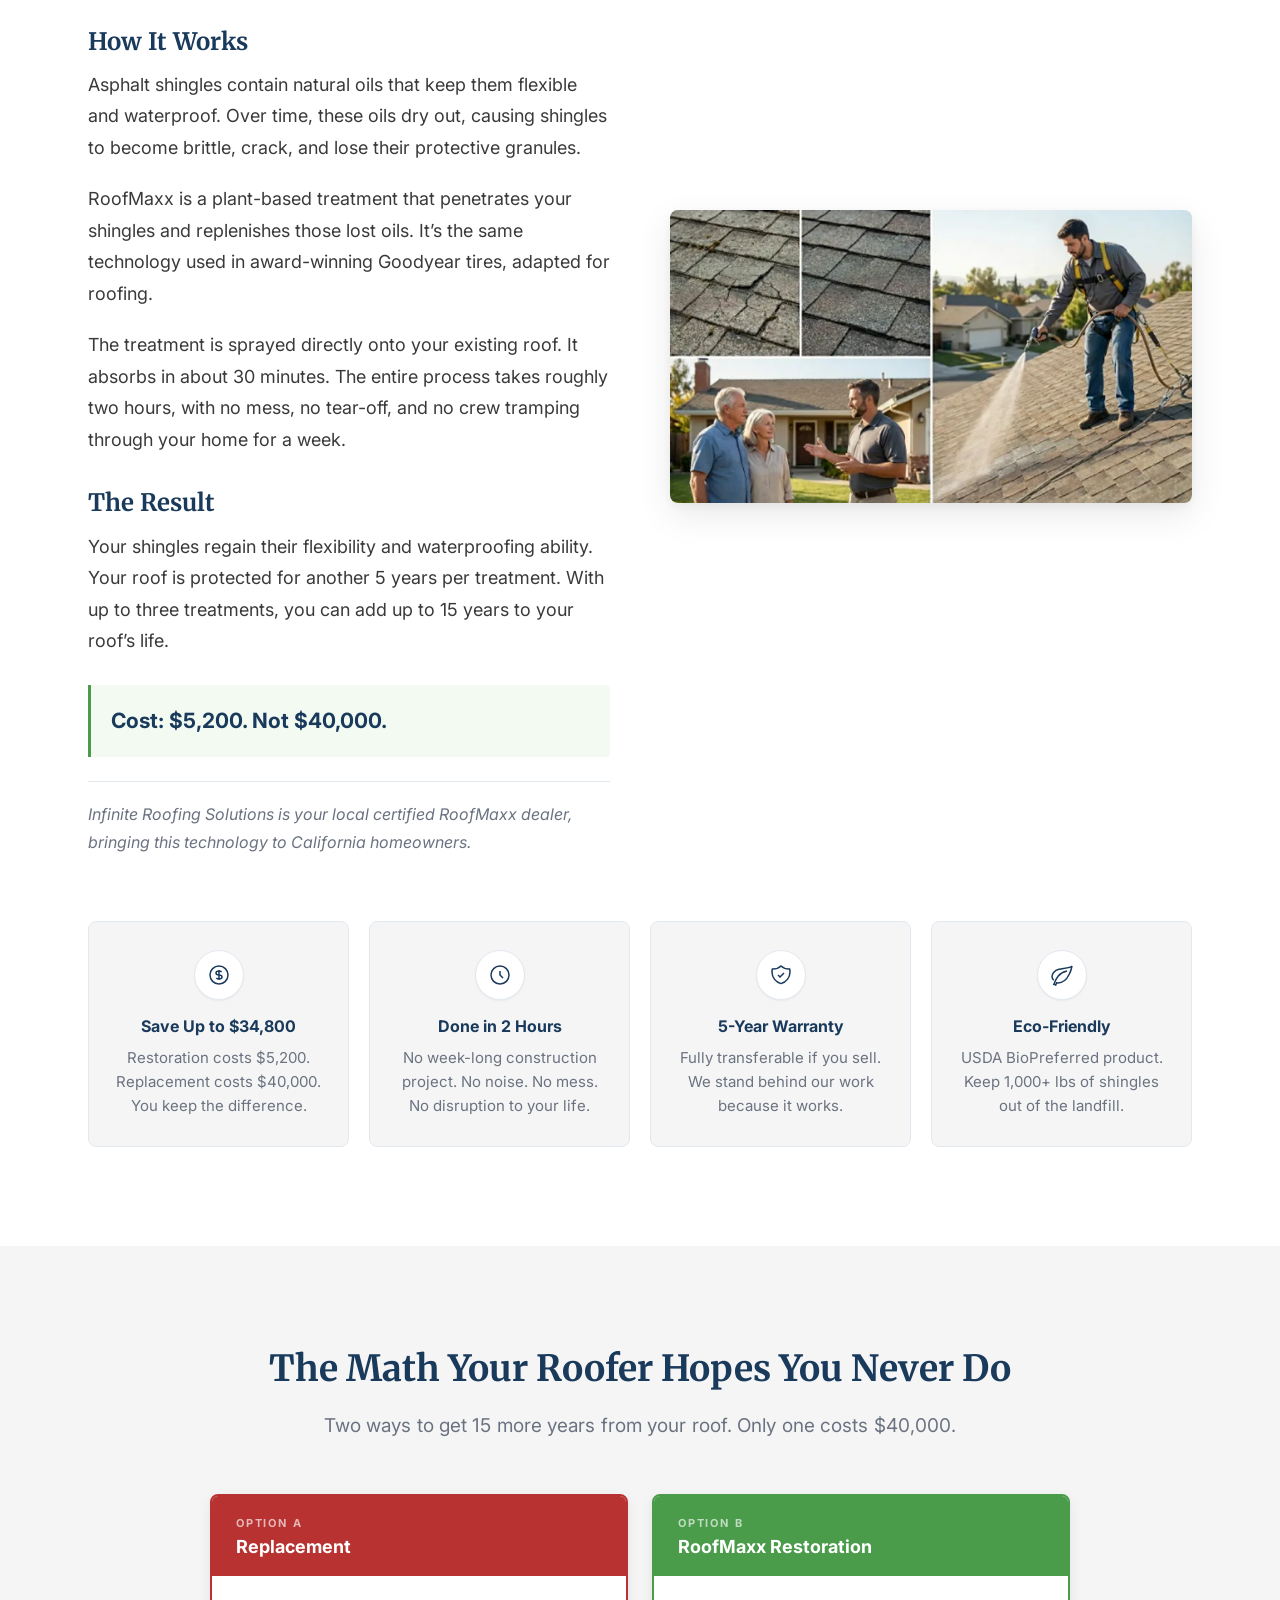
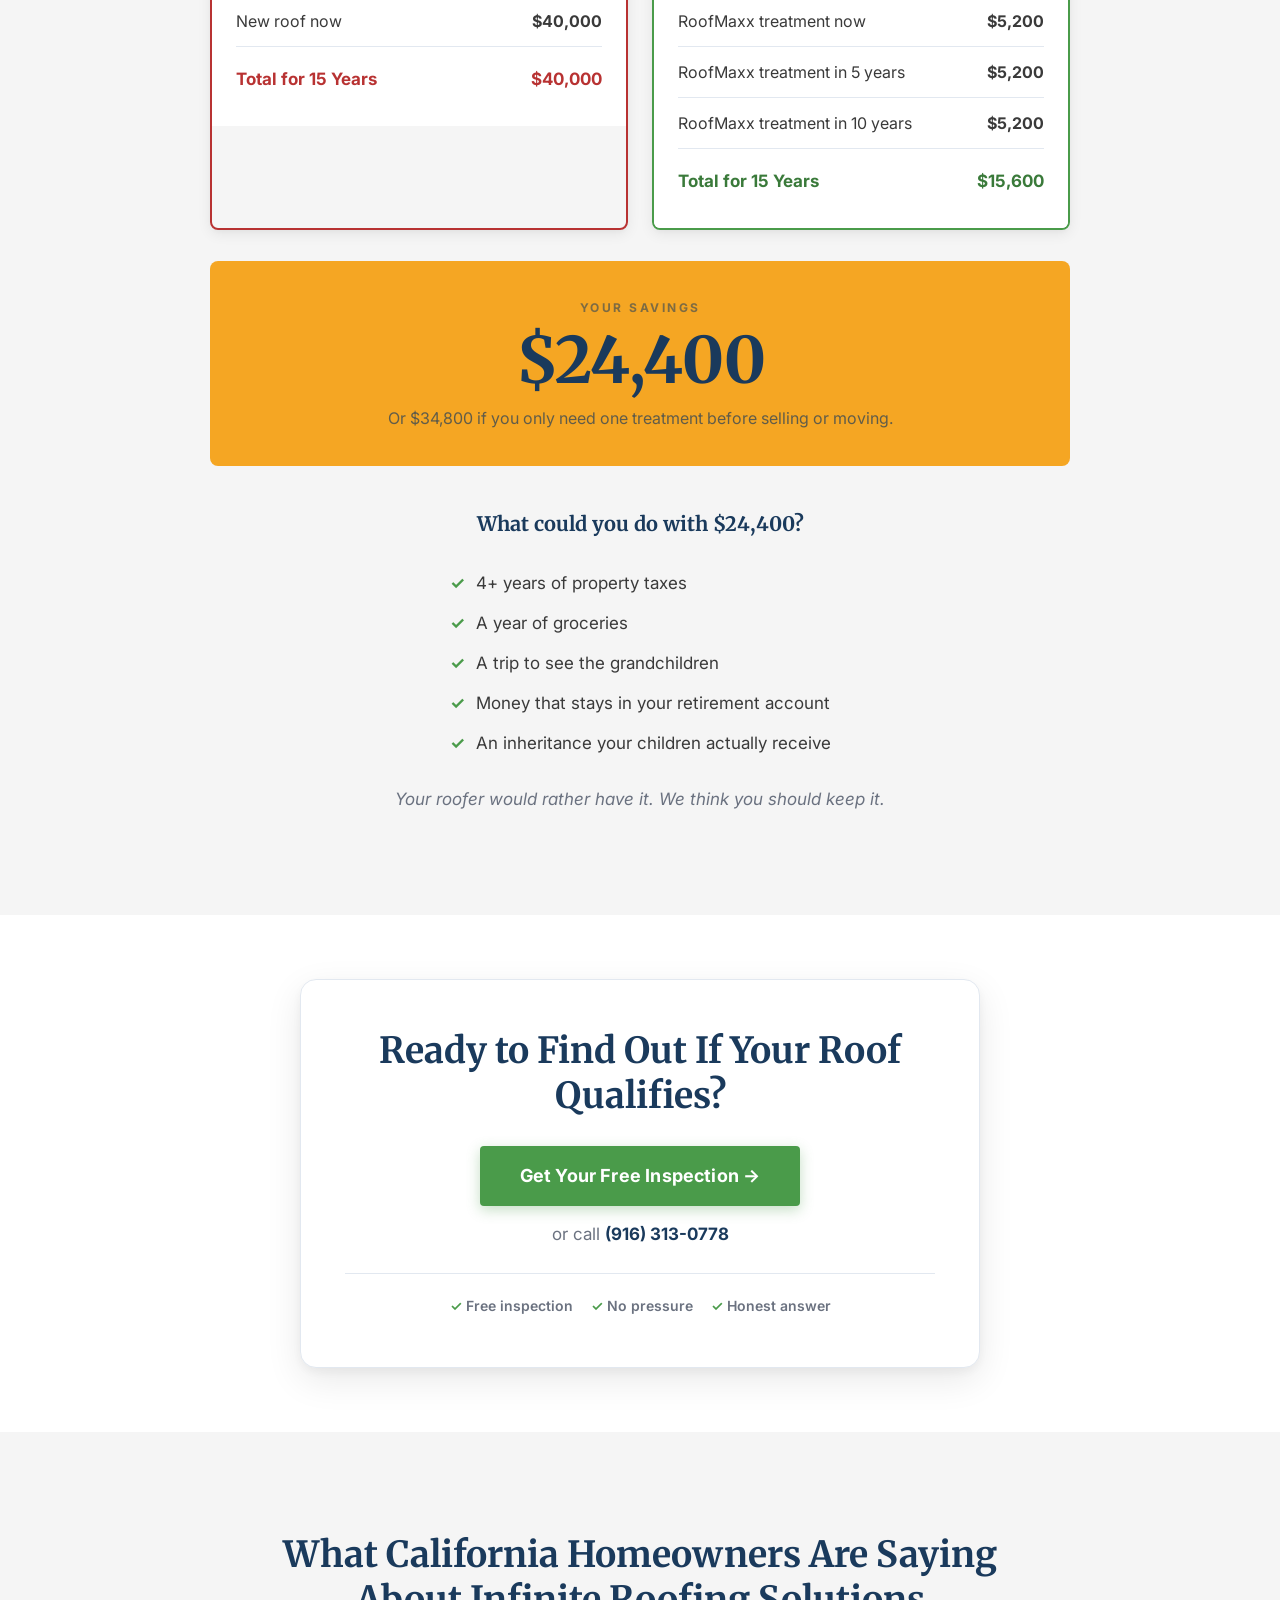
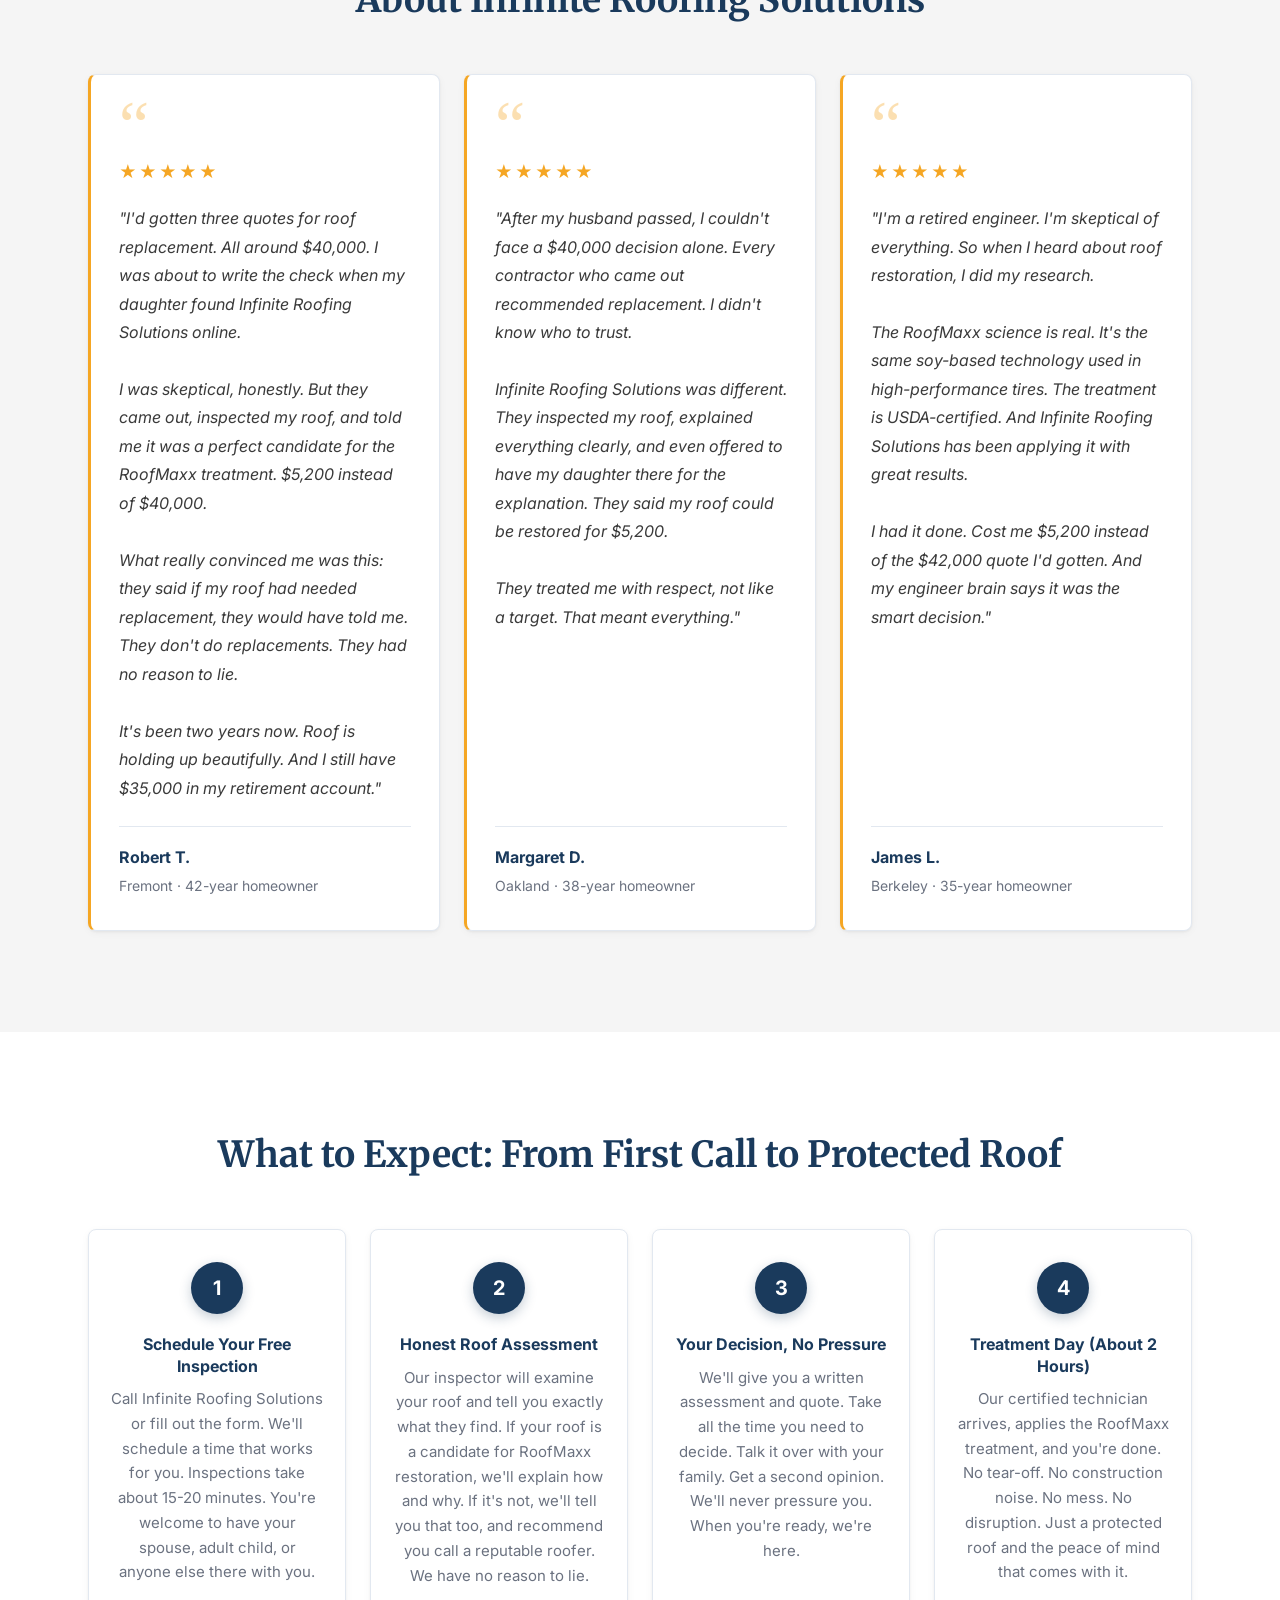
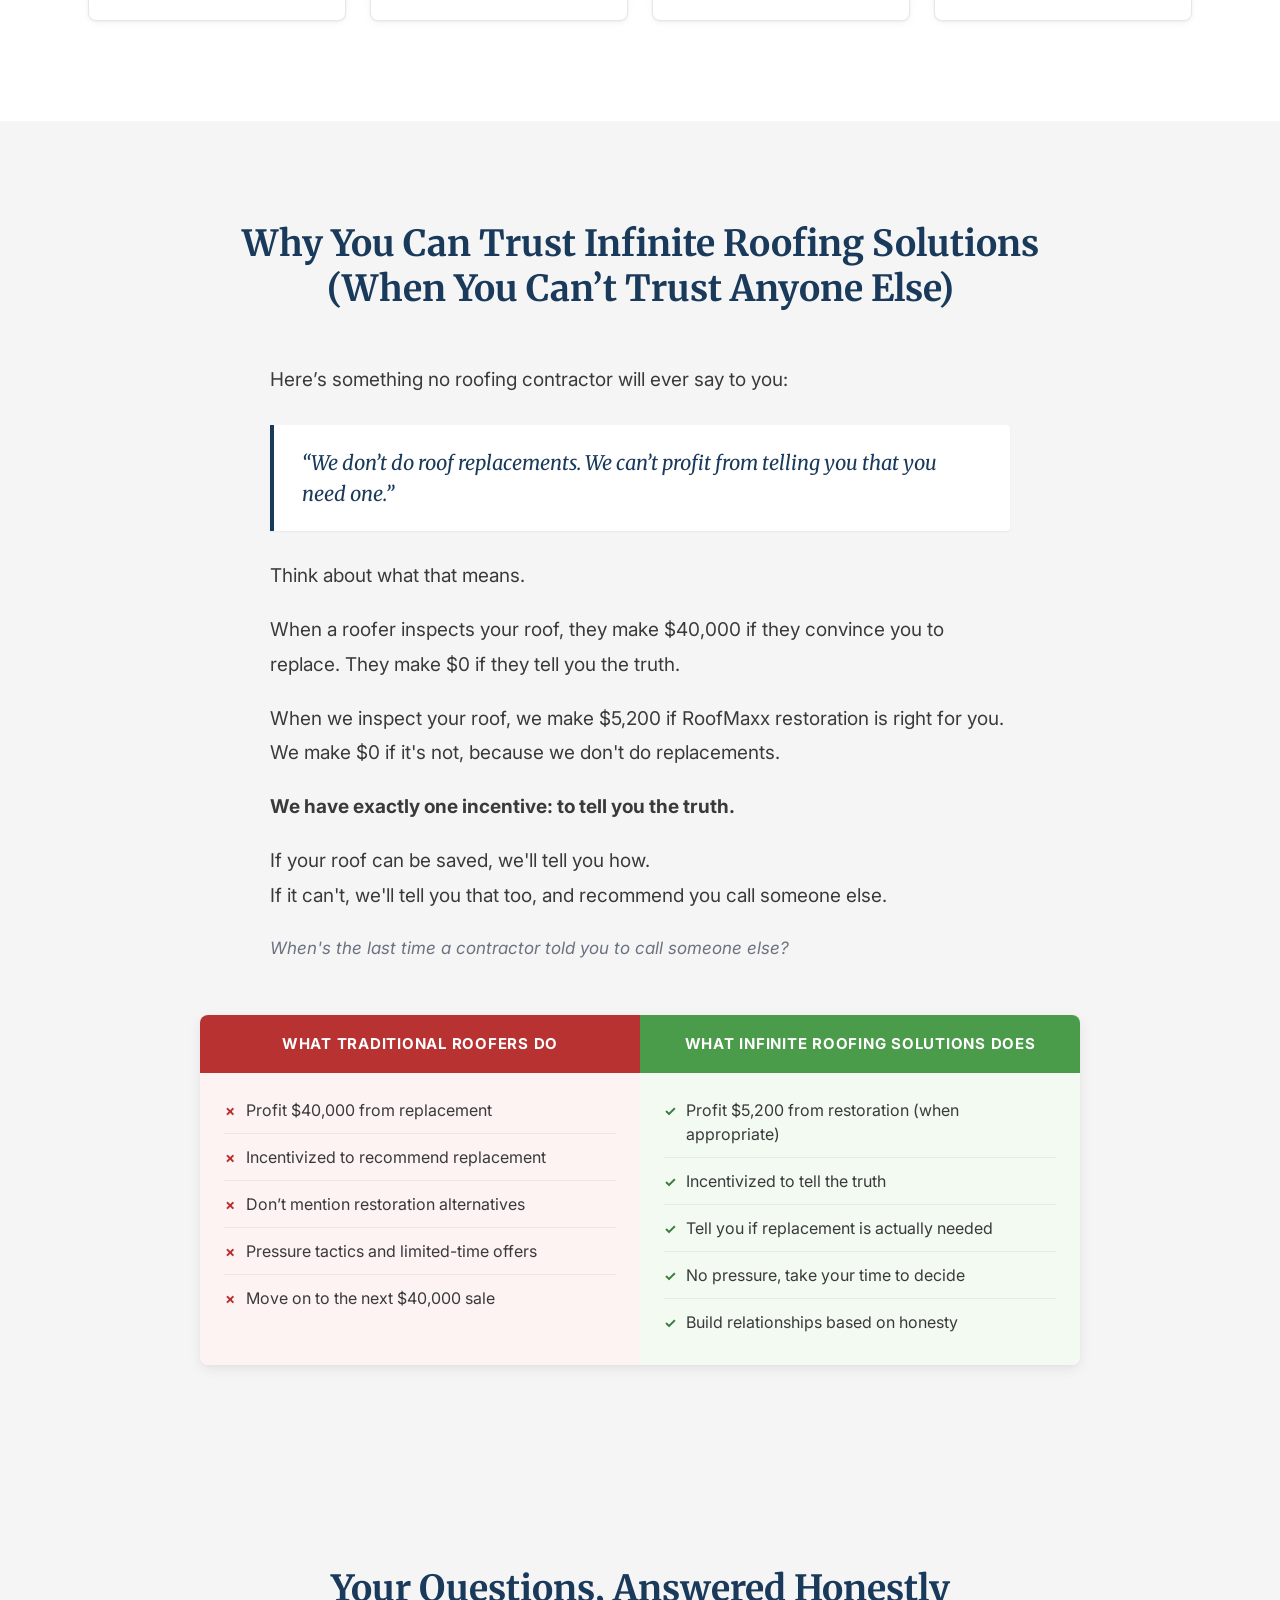
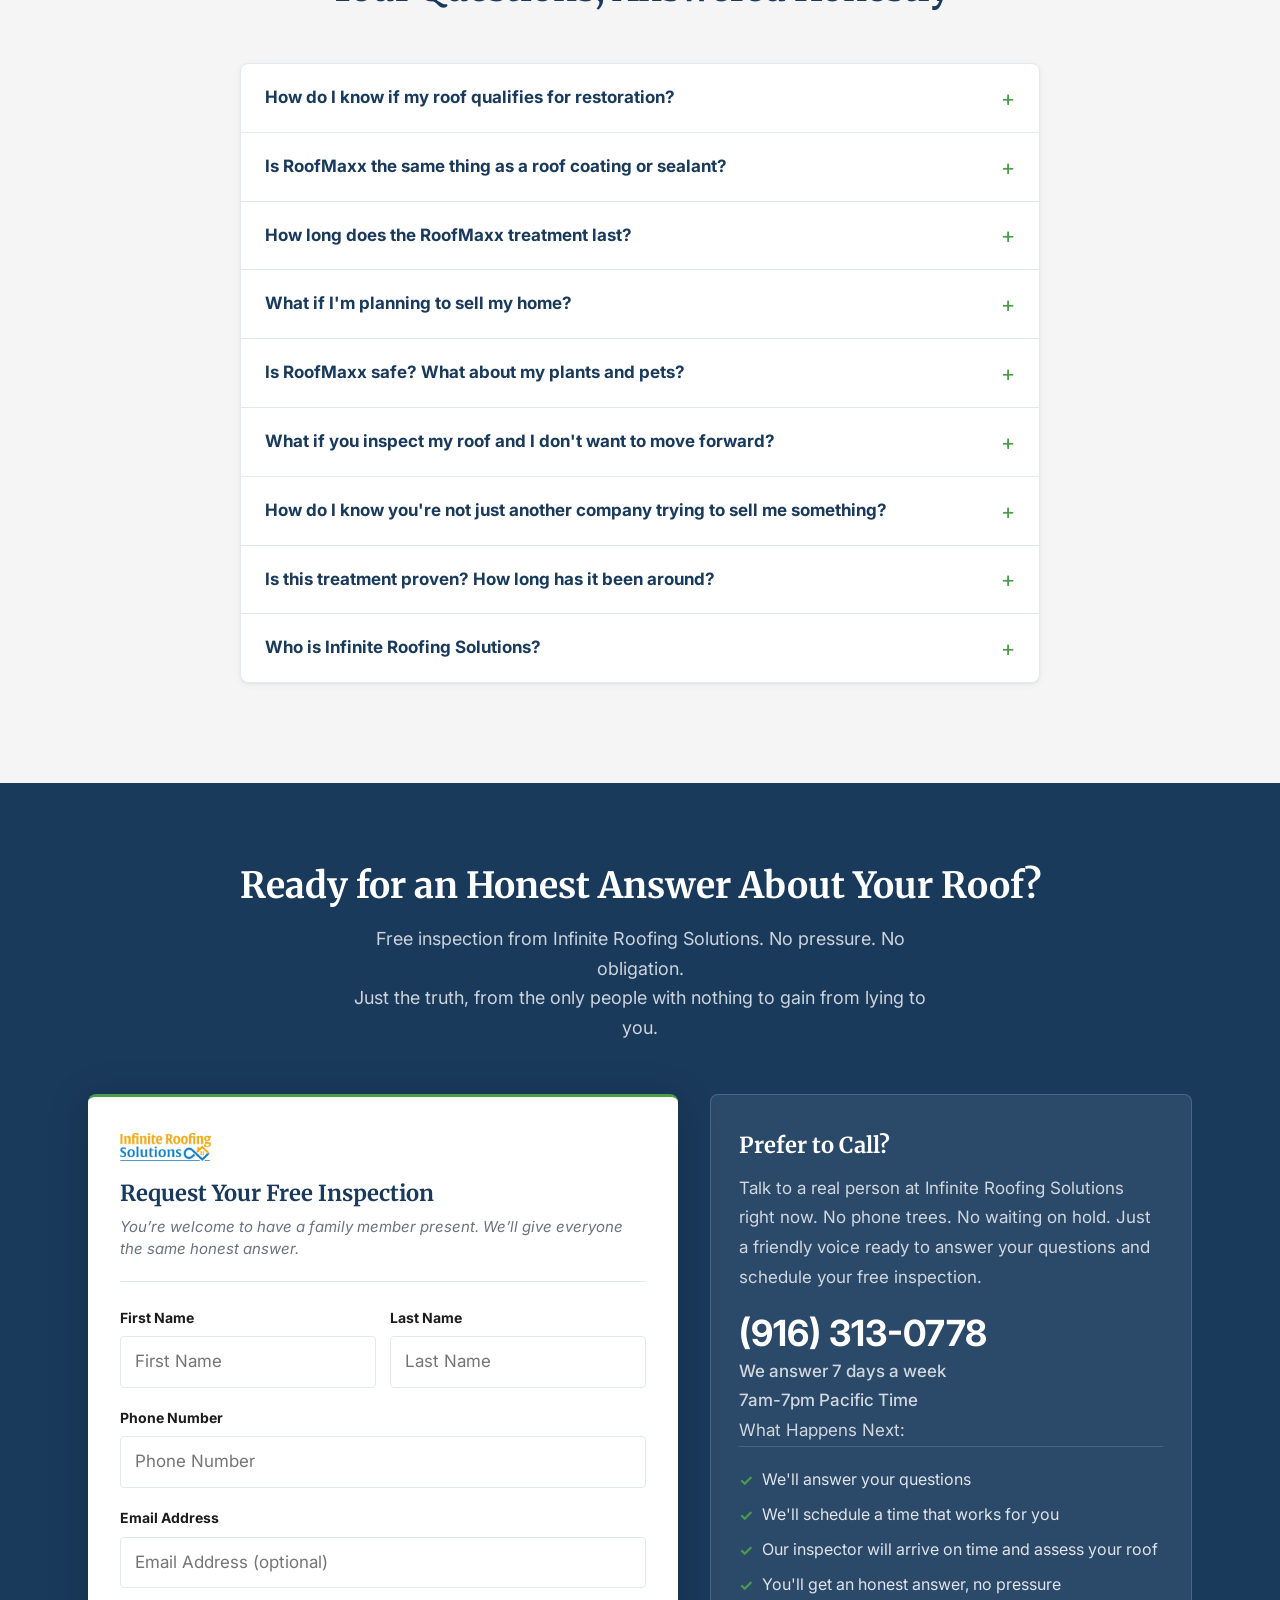
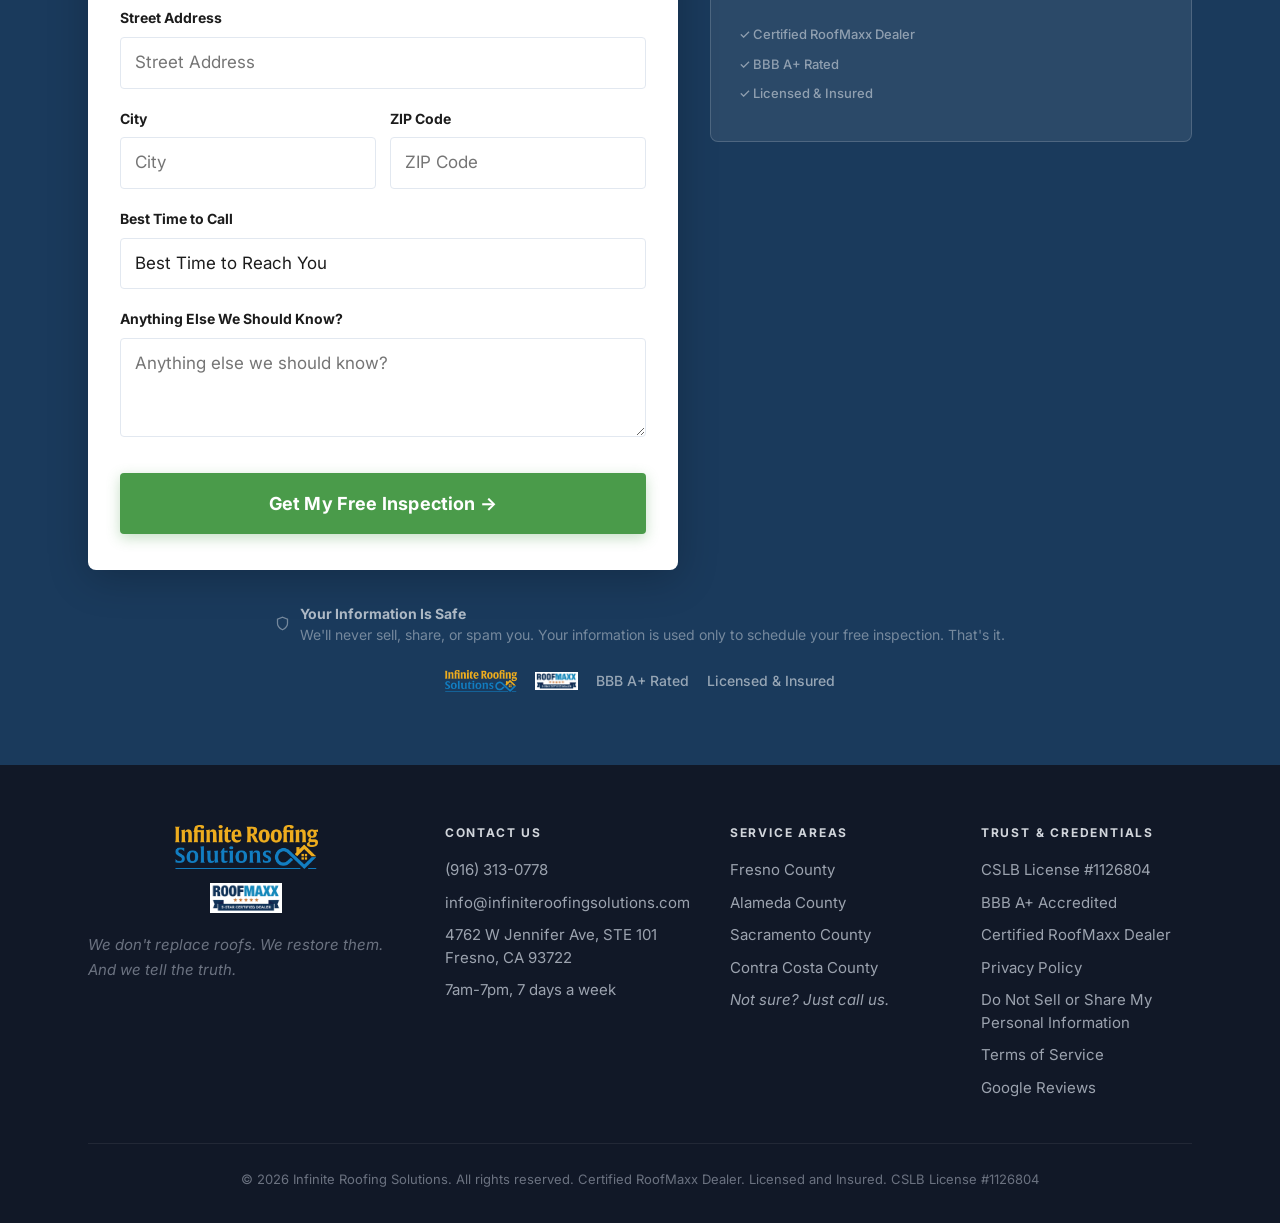
<file: lp/gc2/index.html>
<!DOCTYPE html>
<html lang="en">
<head>
  <meta charset="UTF-8">
<meta name="viewport" content="width=device-width, initial-scale=1.0">
  <title>Free Roof Assessment | Infinite Roofing Solutions</title>
  <meta name="description" content="Why pay $40,000 for a new roof? Find out if your roof qualifies for a $5,200 restoration. Authorized RoofMaxx Dealer serving Fresno, Alameda, Sacramento &amp; Contra Costa Counties.">
  <link rel="preconnect" href="https://fonts.googleapis.com">
  <link rel="preconnect" href="https://fonts.gstatic.com" crossorigin>
  <link href="https://fonts.googleapis.com/css2?family=Inter:wght@400;500;600;700&family=Merriweather:ital,wght@0,400;0,700;1,400&display=swap" rel="stylesheet">
  <link rel="stylesheet" href="/assets/css/style.css">
  <meta name="page-source" content="gc2">
  <link rel="canonical" href="https://infroofing.com/lp/gc2/">
  <link rel="stylesheet" href="/assets/css/consent.css">
  <script src="/assets/js/consent.js?v=1"></script>
</head>
<body>

  <!-- ═══════════════════════════════════════
       MOBILE STICKY CTA BAR
       (Fixed bottom, visible only on mobile)
  ═══════════════════════════════════════ -->
  <div class="mobile-sticky" aria-label="Quick contact">
    <a href="tel:9163130778" class="mobile-call">
      <svg width="17" height="17" viewBox="0 0 24 24" fill="currentColor" aria-hidden="true"><path d="M6.62 10.79c1.44 2.83 3.76 5.14 6.59 6.59l2.2-2.2c.27-.27.67-.36 1.02-.24 1.12.37 2.33.57 3.57.57.55 0 1 .45 1 1V20c0 .55-.45 1-1 1-9.39 0-17-7.61-17-17 0-.55.45-1 1-1h3.5c.55 0 1 .45 1 1 0 1.25.2 2.45.57 3.57.11.35.03.74-.25 1.02l-2.2 2.2z"/></svg>
      Call Now
    </a>
    <a href="#inspection-form" class="mobile-form">Get Free Inspection</a>
  </div>

  <!-- ═══════════════════════════════════════
       HEADER — Sticky, No Navigation
  ═══════════════════════════════════════ -->
  <header class="site-header" role="banner">
    <div class="container header-inner">
      <div class="header-logos">
        <img src="/assets/images/INF%20Roofing%20Logo.png"
             alt="Infinite Roofing Solutions">
        <img src="/assets/images/Roofmaxx%205%20Star%20Certified%20Dealer.png"
             alt="Authorized RoofMaxx Dealer">
      </div>
      <a href="tel:9163130778" class="header-phone" aria-label="Call (916) 313-0778 for a free inspection">
        <svg width="20" height="20" viewBox="0 0 24 24" fill="currentColor" aria-hidden="true"><path d="M6.62 10.79c1.44 2.83 3.76 5.14 6.59 6.59l2.2-2.2c.27-.27.67-.36 1.02-.24 1.12.37 2.33.57 3.57.57.55 0 1 .45 1 1V20c0 .55-.45 1-1 1-9.39 0-17-7.61-17-17 0-.55.45-1 1-1h3.5c.55 0 1 .45 1 1 0 1.25.2 2.45.57 3.57.11.35.03.74-.25 1.02l-2.2 2.2z"/></svg>
        <span class="phone-num">(916) 313-0778</span>
        <span class="phone-label">Call Now - Free Inspection</span>
      </a>
    </div>
  </header>

  <!-- ═══════════════════════════════════════
       SECTION 1: HERO (Above the Fold)
  ═══════════════════════════════════════ -->
  <section class="hero" aria-label="Main message">
    <div class="container hero-container">

      <div class="hero-content">
        <span class="eyebrow">For California Homeowners Who've Been Told They Need a New Roof</span>

        <h1>Why Does Every Roofer Who Looks at Your Roof Recommend a $40,000 Replacement?</h1>

        <p class="hero-sub">Because they don't make money telling you your roof is fine. We do. We'll inspect your roof free and tell you the truth, even if that truth is that we can't help you.</p>

        <div class="trust-badges">
          <div class="trust-badge">
            <svg class="badge-icon" viewBox="0 0 24 24" fill="none" stroke="currentColor" stroke-width="2" aria-hidden="true"><path d="M9 12l2 2 4-4m5.618-4.016A11.955 11.955 0 0112 2.944a11.955 11.955 0 01-8.618 3.04A12.02 12.02 0 003 9c0 5.591 3.824 10.29 9 11.622 5.176-1.332 9-6.03 9-11.622 0-1.042-.133-2.052-.382-3.016z"/></svg>
            <span>BBB A+ Rated</span>
          </div>
          <div class="trust-badge">
            <svg class="badge-icon" viewBox="0 0 24 24" fill="currentColor" aria-hidden="true"><path d="M12 2l3.09 6.26L22 9.27l-5 4.87 1.18 6.88L12 17.77l-6.18 3.25L7 14.14 2 9.27l6.91-1.01L12 2z"/></svg>
            <span>4.9 Stars (500+ Reviews)</span>
          </div>
          <div class="trust-badge">
            <svg class="badge-icon" viewBox="0 0 24 24" fill="none" stroke="currentColor" stroke-width="2" aria-hidden="true"><path d="M9 12l2 2 4-4m6 2a9 9 0 11-18 0 9 9 0 0118 0z"/></svg>
            <span>Licensed &amp; Insured</span>
          </div>
          <div class="trust-badge">
            <img src="/assets/images/Roofmaxx%205%20Star%20Certified%20Dealer.png"
                 alt="RoofMaxx Certified Dealer"
                 class="badge-logo">
            <span>Certified Dealer</span>
          </div>
        </div>

        <div class="hero-actions">
          <a href="#inspection-form" class="btn btn-lg">Get Your Free Honest Inspection &rarr;</a>
          <div class="hero-phone-block">
            <span class="hero-or">Or call now:</span>
            <a href="tel:9163130778" class="hero-phone-num">(916) 313-0778</a>
            <span class="hero-hours">We answer 7 days a week, 7am-7pm</span>
          </div>
        </div>
      </div>

      <div class="hero-image-wrap">
        <picture>
          <source srcset="/assets/images/roofmaxx-clovis-hero-restoration.webp" type="image/webp">
          <img src="/assets/images/roofmaxx-clovis-hero-restoration.jpg"
               alt="California homeowners who saved thousands with roof restoration"
               class="hero-image"
               loading="eager"
               fetchpriority="high">
        </picture>
      </div>

    </div>
  </section>

  <!-- ═══════════════════════════════════════
       SECTION 2: CREDIBILITY BAR
  ═══════════════════════════════════════ -->
  <section class="cred-bar" aria-label="Credentials">
    <div class="container">
      <div class="cred-grid">
        <div class="cred-item reveal delay-1">
          <span class="cred-num">100,000+</span>
          <span class="cred-lbl">Nationwide</span>
        </div>
        <div class="cred-item reveal delay-1">
          <span class="cred-num">15+ Years</span>
          <span class="cred-lbl">Proven Technology</span>
        </div>
        <div class="cred-item reveal delay-2">
          <span class="cred-num">4.9&#9733;</span>
          <span class="cred-lbl">500+ Verified Reviews</span>
        </div>
        <div class="cred-item reveal delay-2">
          <span class="cred-num">BioPreferred</span>
          <span class="cred-lbl">Certified Product</span>
        </div>
        <div class="cred-item reveal delay-3">
          <span class="cred-num">5 Years</span>
          <span class="cred-lbl">Fully Transferable</span>
        </div>
      </div>
    </div>
  </section>

  <!-- ═══════════════════════════════════════
       SECTION 3: THE PROBLEM
  ═══════════════════════════════════════ -->
  <section class="section section-alt">
    <div class="container">
      <h2 class="section-heading text-center reveal">
        Here&rsquo;s What the $40-Billion Roofing Industry<br>Doesn&rsquo;t Want You to Know
      </h2>

      <div class="problem-intro reveal">
        <p>For 50 years, homeowners have faced an impossible choice: pay $40,000 for a new roof, or close your eyes and pray yours holds together.</p>
        <p>The roofing industry likes it that way. They make money on tear-offs and replacements. They don't make money telling you your roof is fine. So they don't.</p>
        <p>Every year, thousands of homeowners pay $40,000 for roofs that didn't need replacing. They never find out, because you can't un-replace a roof. The money is gone. And the contractor who took it? He's already moved on to the next $40,000 job.</p>
        <p class="problem-callout">If that makes your blood boil, good. It should.</p>
      </div>

      <div class="problem-cards">
        <div class="problem-card reveal delay-1">
          <div class="problem-card-icon" aria-hidden="true">
            <svg viewBox="0 0 24 24" fill="none" stroke="currentColor" stroke-width="1.5"><path d="M12 8c-1.657 0-3 .895-3 2s1.343 2 3 2 3 .895 3 2-1.343 2-3 2m0-8c1.11 0 2.08.402 2.599 1M12 8V7m0 1v8m0 0v1m0-1c-1.11 0-2.08-.402-2.599-1M21 12a9 9 0 11-18 0 9 9 0 0118 0z"/></svg>
          </div>
          <h3>They See Your Retirement Account</h3>
          <p>A roofer looks at a 76-year-old homeowner and sees one thing: $40,000 in savings they want to transfer to their bank account. They know you've spent 38 years building equity in your home. And they know one sales pitch can take a big chunk of it.</p>
        </div>
        <div class="problem-card reveal delay-2">
          <div class="problem-card-icon" aria-hidden="true">
            <svg viewBox="0 0 24 24" fill="none" stroke="currentColor" stroke-width="1.5"><path d="M15 12a3 3 0 11-6 0 3 3 0 016 0z"/><path d="M2.458 12C3.732 7.943 7.523 5 12 5c4.478 0 8.268 2.943 9.542 7-1.274 4.057-5.064 7-9.542 7-4.477 0-8.268-2.943-9.542-7z"/></svg>
          </div>
          <h3>They Count on Your Trust</h3>
          <p>After decades of dealing with honest tradespeople, you expect contractors to tell the truth. Roofers know this. They use your trust against you, recommending replacements that aren't necessary because they know you won't question an "expert."</p>
        </div>
        <div class="problem-card reveal delay-3">
          <div class="problem-card-icon" aria-hidden="true">
            <svg viewBox="0 0 24 24" fill="none" stroke="currentColor" stroke-width="1.5"><path d="M12 9v2m0 4h.01m-6.938 4h13.856c1.54 0 2.502-1.667 1.732-3L13.732 4c-.77-1.333-2.694-1.333-3.464 0L3.34 16c-.77 1.333.192 3 1.732 3z"/></svg>
          </div>
          <h3>They Target Homeowners Like You</h3>
          <p>Single car in the driveway. Well-maintained garden. Home that&rsquo;s been cared for 40 years. To you, that&rsquo;s your life&rsquo;s work. To some contractors, that&rsquo;s a $40,000 opportunity with no one to push back.</p>
        </div>
      </div>
    </div>
  </section>

  <!-- ═══════════════════════════════════════
       SECTION 4: THE 85% REVELATION
  ═══════════════════════════════════════ -->
  <section class="revelation">
    <div class="container">
      <div class="rev-layout">

        <div class="rev-stat reveal">
          <div class="rev-pct">85%</div>
          <div class="rev-rule"></div>
          <p class="rev-stat-copy">of roofs recommended for replacement don&rsquo;t actually need to be replaced.</p>
        </div>

        <div class="rev-body reveal delay-2">
          <p><strong>Read that again. Eighty-five percent.</strong></p>
          <p>Your shingles aren't failing because they're old. They're failing because they've lost the natural oils that keep them flexible and waterproof. Those oils dry out over time due to sun, rain, and temperature changes.</p>
          <p>A roofing contractor sees this and says, "Time for a new roof."</p>
          <p>But here&rsquo;s what they don&rsquo;t tell you: <strong>Those oils can be restored.</strong></p>
          <p>In about two hours. For $5,200. Extending your roof&rsquo;s life by up to 15 years.</p>
          <p class="rev-closer">The roofing industry has known about this for years.<br>They just hope you never find out.</p>
        </div>

      </div>
    </div>
  </section>

  <!-- ═══════════════════════════════════════
       SECTION 5: THE SOLUTION (RoofMaxx)
  ═══════════════════════════════════════ -->
  <section class="section">
    <div class="container">
      <h2 class="section-heading text-center reveal">
        Introducing RoofMaxx:<br>The $5,200 Alternative to a $40,000 Replacement
      </h2>

      <div class="sln-grid">
        <div class="sln-text reveal">
          <h3>What Is RoofMaxx?</h3>
          <p>RoofMaxx is a roof restoration treatment that does something no traditional roofer can do: it actually restores your shingles instead of tearing them off.</p>

          <h3>How It Works</h3>
          <p>Asphalt shingles contain natural oils that keep them flexible and waterproof. Over time, these oils dry out, causing shingles to become brittle, crack, and lose their protective granules.</p>
          <p>RoofMaxx is a plant-based treatment that penetrates your shingles and replenishes those lost oils. It&rsquo;s the same technology used in award-winning Goodyear tires, adapted for roofing.</p>
          <p>The treatment is sprayed directly onto your existing roof. It absorbs in about 30 minutes. The entire process takes roughly two hours, with no mess, no tear-off, and no crew tramping through your home for a week.</p>

          <h3>The Result</h3>
          <p>Your shingles regain their flexibility and waterproofing ability. Your roof is protected for another 5 years per treatment. With up to three treatments, you can add up to 15 years to your roof&rsquo;s life.</p>
          <p class="sln-price-line"><strong>Cost: $5,200. Not $40,000.</strong></p>
          <p class="sln-local">Infinite Roofing Solutions is your local certified RoofMaxx dealer, bringing this technology to California homeowners.</p>
        </div>
        <div class="sln-media reveal delay-2">
          <picture>
            <source srcset="/assets/images/roofmaxx-clovis-about-technician.webp" type="image/webp">
            <img src="/assets/images/roofmaxx-clovis-about-technician.jpg"
                 alt="RoofMaxx technician applying treatment"
                 loading="lazy">
          </picture>
        </div>
      </div>

      <div class="benefit-cards">
        <div class="benefit-card reveal delay-1">
          <div class="benefit-icon" aria-hidden="true">
            <svg viewBox="0 0 24 24" fill="none" stroke="currentColor" stroke-width="1.5"><path d="M12 8c-1.657 0-3 .895-3 2s1.343 2 3 2 3 .895 3 2-1.343 2-3 2m0-8c1.11 0 2.08.402 2.599 1M12 8V7m0 1v8m0 0v1m0-1c-1.11 0-2.08-.402-2.599-1M21 12a9 9 0 11-18 0 9 9 0 0118 0z"/></svg>
          </div>
          <h4>Save Up to $34,800</h4>
          <p>Restoration costs $5,200. Replacement costs $40,000. You keep the difference.</p>
        </div>
        <div class="benefit-card reveal delay-2">
          <div class="benefit-icon" aria-hidden="true">
            <svg viewBox="0 0 24 24" fill="none" stroke="currentColor" stroke-width="1.5"><path d="M12 8v4l3 3m6-3a9 9 0 11-18 0 9 9 0 0118 0z"/></svg>
          </div>
          <h4>Done in 2 Hours</h4>
          <p>No week-long construction project. No noise. No mess. No disruption to your life.</p>
        </div>
        <div class="benefit-card reveal delay-3">
          <div class="benefit-icon" aria-hidden="true">
            <svg viewBox="0 0 24 24" fill="none" stroke="currentColor" stroke-width="1.5"><path d="M9 12l2 2 4-4m5.618-4.016A11.955 11.955 0 0112 2.944a11.955 11.955 0 01-8.618 3.04A12.02 12.02 0 003 9c0 5.591 3.824 10.29 9 11.622 5.176-1.332 9-6.03 9-11.622 0-1.042-.133-2.052-.382-3.016z"/></svg>
          </div>
          <h4>5-Year Warranty</h4>
          <p>Fully transferable if you sell. We stand behind our work because it works.</p>
        </div>
        <div class="benefit-card reveal delay-1">
          <div class="benefit-icon" aria-hidden="true">
            <svg viewBox="0 0 24 24" fill="none" stroke="currentColor" stroke-width="1.5"><path d="M17 8C8 10 5.9 16.17 3.82 21.34l1.89.66.95-2.3c.48.17.98.3 1.34.3C19 20 22 3 22 3c-1 2-8 2.25-13 3.25S2 11.5 2 13.5s1.75 3.75 1.75 3.75"/></svg>
          </div>
          <h4>Eco-Friendly</h4>
          <p>USDA BioPreferred product. Keep 1,000+ lbs of shingles out of the landfill.</p>
        </div>
      </div>
    </div>
  </section>

  <!-- ═══════════════════════════════════════
       SECTION 6: THE MATH COMPARISON
  ═══════════════════════════════════════ -->
  <section class="section section-alt">
    <div class="container">
      <h2 class="section-heading text-center reveal">The Math Your Roofer Hopes You Never Do</h2>
      <p class="section-sub text-center reveal">Two ways to get 15 more years from your roof. Only one costs $40,000.</p>

      <div class="math-cols">
        <div class="math-col math-bad reveal delay-1">
          <div class="math-col-head math-head-bad">
            <span class="math-label">Option A</span>
            <span class="math-title">Replacement</span>
          </div>
          <div class="math-col-body">
            <div class="math-row">
              <span>New roof now</span>
              <span class="math-amt">$40,000</span>
            </div>
            <div class="math-row math-total math-total-bad">
              <span>Total for 15 Years</span>
              <span class="math-amt">$40,000</span>
            </div>
          </div>
        </div>

        <div class="math-col math-good reveal delay-2">
          <div class="math-col-head math-head-good">
            <span class="math-label">Option B</span>
            <span class="math-title">RoofMaxx Restoration</span>
          </div>
          <div class="math-col-body">
            <div class="math-row">
              <span>RoofMaxx treatment now</span>
              <span class="math-amt">$5,200</span>
            </div>
            <div class="math-row">
              <span>RoofMaxx treatment in 5 years</span>
              <span class="math-amt">$5,200</span>
            </div>
            <div class="math-row">
              <span>RoofMaxx treatment in 10 years</span>
              <span class="math-amt">$5,200</span>
            </div>
            <div class="math-row math-total math-total-good">
              <span>Total for 15 Years</span>
              <span class="math-amt">$15,600</span>
            </div>
          </div>
        </div>
      </div>

      <div class="math-savings reveal">
        <div class="math-savings-eyebrow">Your Savings</div>
        <div class="math-savings-num">$24,400</div>
        <div class="math-savings-note">Or $34,800 if you only need one treatment before selling or moving.</div>
      </div>

      <div class="math-meaning reveal">
        <p class="math-meaning-head">What could you do with $24,400?</p>
        <ul class="math-meaning-list">
          <li>4+ years of property taxes</li>
          <li>A year of groceries</li>
          <li>A trip to see the grandchildren</li>
          <li>Money that stays in your retirement account</li>
          <li>An inheritance your children actually receive</li>
        </ul>
        <p class="math-meaning-close">Your roofer would rather have it. We think you should keep it.</p>
      </div>
    </div>
  </section>

  <!-- ═══════════════════════════════════════
       MID-PAGE CTA
  ═══════════════════════════════════════ -->
  <section class="section mid-cta-section">
    <div class="container">
      <div class="mid-cta-box reveal">
        <h2>Ready to Find Out If Your Roof Qualifies?</h2>
        <div class="mid-cta-actions">
          <a href="#inspection-form" class="btn btn-lg">Get Your Free Inspection &rarr;</a>
          <span class="mid-or">or call <a href="tel:9163130778">(916) 313-0778</a></span>
        </div>
        <div class="mid-reassurance">
          <span>Free inspection</span>
          <span>No pressure</span>
          <span>Honest answer</span>
        </div>
      </div>
    </div>
  </section>

  <!-- ═══════════════════════════════════════
       SECTION 7: TESTIMONIALS
  ═══════════════════════════════════════ -->
  <section class="section section-alt testimonials">
    <div class="container">
      <h2 class="section-heading text-center reveal">
        What California Homeowners Are Saying<br>About Infinite Roofing Solutions
      </h2>

      <div class="test-grid">
        <div class="test-card reveal delay-1">
          <div class="test-qmark" aria-hidden="true">&ldquo;</div>
          <div class="test-stars" aria-label="5 stars">&#9733;&#9733;&#9733;&#9733;&#9733;</div>
          <p class="test-quote">"I'd gotten three quotes for roof replacement. All around $40,000. I was about to write the check when my daughter found Infinite Roofing Solutions online.<br><br>I was skeptical, honestly. But they came out, inspected my roof, and told me it was a perfect candidate for the RoofMaxx treatment. $5,200 instead of $40,000.<br><br>What really convinced me was this: they said if my roof had needed replacement, they would have told me. They don't do replacements. They had no reason to lie.<br><br>It's been two years now. Roof is holding up beautifully. And I still have $35,000 in my retirement account."</p>
          <div class="test-attribution">
            <span class="test-author">Robert T.</span>
            <span class="test-detail">Fremont &middot; 42-year homeowner</span>
          </div>
        </div>

        <div class="test-card reveal delay-2">
          <div class="test-qmark" aria-hidden="true">&ldquo;</div>
          <div class="test-stars" aria-label="5 stars">&#9733;&#9733;&#9733;&#9733;&#9733;</div>
          <p class="test-quote">"After my husband passed, I couldn't face a $40,000 decision alone. Every contractor who came out recommended replacement. I didn't know who to trust.<br><br>Infinite Roofing Solutions was different. They inspected my roof, explained everything clearly, and even offered to have my daughter there for the explanation. They said my roof could be restored for $5,200.<br><br>They treated me with respect, not like a target. That meant everything."</p>
          <div class="test-attribution">
            <span class="test-author">Margaret D.</span>
            <span class="test-detail">Oakland &middot; 38-year homeowner</span>
          </div>
        </div>

        <div class="test-card reveal delay-3">
          <div class="test-qmark" aria-hidden="true">&ldquo;</div>
          <div class="test-stars" aria-label="5 stars">&#9733;&#9733;&#9733;&#9733;&#9733;</div>
          <p class="test-quote">"I'm a retired engineer. I'm skeptical of everything. So when I heard about roof restoration, I did my research.<br><br>The RoofMaxx science is real. It's the same soy-based technology used in high-performance tires. The treatment is USDA-certified. And Infinite Roofing Solutions has been applying it with great results.<br><br>I had it done. Cost me $5,200 instead of the $42,000 quote I'd gotten. And my engineer brain says it was the smart decision."</p>
          <div class="test-attribution">
            <span class="test-author">James L.</span>
            <span class="test-detail">Berkeley &middot; 35-year homeowner</span>
          </div>
        </div>
      </div>
    </div>
  </section>

  <!-- ═══════════════════════════════════════
       SECTION 8: HOW IT WORKS
  ═══════════════════════════════════════ -->
  <section class="section">
    <div class="container">
      <h2 class="section-heading text-center reveal">What to Expect: From First Call to Protected Roof</h2>

      <div class="process-grid">
        <div class="process-step reveal delay-1">
          <div class="step-num" aria-hidden="true">1</div>
          <h4>Schedule Your Free Inspection</h4>
          <p>Call Infinite Roofing Solutions or fill out the form. We'll schedule a time that works for you. Inspections take about 15-20 minutes. You're welcome to have your spouse, adult child, or anyone else there with you.</p>
        </div>
        <div class="process-step reveal delay-2">
          <div class="step-num" aria-hidden="true">2</div>
          <h4>Honest Roof Assessment</h4>
          <p>Our inspector will examine your roof and tell you exactly what they find. If your roof is a candidate for RoofMaxx restoration, we'll explain how and why. If it's not, we'll tell you that too, and recommend you call a reputable roofer. We have no reason to lie.</p>
        </div>
        <div class="process-step reveal delay-3">
          <div class="step-num" aria-hidden="true">3</div>
          <h4>Your Decision, No Pressure</h4>
          <p>We'll give you a written assessment and quote. Take all the time you need to decide. Talk it over with your family. Get a second opinion. We'll never pressure you. When you're ready, we're here.</p>
        </div>
        <div class="process-step reveal delay-1">
          <div class="step-num" aria-hidden="true">4</div>
          <h4>Treatment Day (About 2 Hours)</h4>
          <p>Our certified technician arrives, applies the RoofMaxx treatment, and you're done. No tear-off. No construction noise. No mess. No disruption. Just a protected roof and the peace of mind that comes with it.</p>
        </div>
      </div>
    </div>
  </section>

  <!-- ═══════════════════════════════════════
       SECTION 9: WHY TRUST US
  ═══════════════════════════════════════ -->
  <section class="section section-alt">
    <div class="container">
      <h2 class="section-heading text-center reveal">
        Why You Can Trust Infinite Roofing Solutions<br>(When You Can&rsquo;t Trust Anyone Else)
      </h2>

      <div class="trust-msg reveal">
        <p>Here&rsquo;s something no roofing contractor will ever say to you:</p>
        <blockquote class="trust-blockquote">
          &ldquo;We don&rsquo;t do roof replacements. We can&rsquo;t profit from telling you that you need one.&rdquo;
        </blockquote>
        <p>Think about what that means.</p>
        <p>When a roofer inspects your roof, they make $40,000 if they convince you to replace. They make $0 if they tell you the truth.</p>
        <p>When we inspect your roof, we make $5,200 if RoofMaxx restoration is right for you. We make $0 if it's not, because we don't do replacements.</p>
        <p><strong>We have exactly one incentive: to tell you the truth.</strong></p>
        <p>If your roof can be saved, we'll tell you how.<br>If it can't, we'll tell you that too, and recommend you call someone else.</p>
        <p class="trust-closer">When's the last time a contractor told you to call someone else?</p>
      </div>

      <div class="trust-compare reveal">
        <div class="tc-col tc-bad">
          <div class="tc-head tc-head-bad">What Traditional Roofers Do</div>
          <ul>
            <li><span class="tc-mark tc-x" aria-hidden="true">&#10007;</span> Profit $40,000 from replacement</li>
            <li><span class="tc-mark tc-x" aria-hidden="true">&#10007;</span> Incentivized to recommend replacement</li>
            <li><span class="tc-mark tc-x" aria-hidden="true">&#10007;</span> Don&rsquo;t mention restoration alternatives</li>
            <li><span class="tc-mark tc-x" aria-hidden="true">&#10007;</span> Pressure tactics and limited-time offers</li>
            <li><span class="tc-mark tc-x" aria-hidden="true">&#10007;</span> Move on to the next $40,000 sale</li>
          </ul>
        </div>
        <div class="tc-col tc-good">
          <div class="tc-head tc-head-good">What Infinite Roofing Solutions Does</div>
          <ul>
            <li><span class="tc-mark tc-check" aria-hidden="true">&#10003;</span> Profit $5,200 from restoration (when appropriate)</li>
            <li><span class="tc-mark tc-check" aria-hidden="true">&#10003;</span> Incentivized to tell the truth</li>
            <li><span class="tc-mark tc-check" aria-hidden="true">&#10003;</span> Tell you if replacement is actually needed</li>
            <li><span class="tc-mark tc-check" aria-hidden="true">&#10003;</span> No pressure, take your time to decide</li>
            <li><span class="tc-mark tc-check" aria-hidden="true">&#10003;</span> Build relationships based on honesty</li>
          </ul>
        </div>
      </div>
    </div>
  </section>

  <!-- ═══════════════════════════════════════
       SECTION 10: FAQ
  ═══════════════════════════════════════ -->
  <section class="section faq-section">
    <div class="container">
      <h2 class="section-heading text-center reveal">Your Questions, Answered Honestly</h2>

      <div class="faq-list reveal">

        <div class="faq-item">
          <button class="faq-q" aria-expanded="false">How do I know if my roof qualifies for restoration?</button>
          <div class="faq-a" role="region">
            <p>That's exactly what our free inspection determines. Generally, roofs that are 5-30 years old with less than 30% granule loss are good candidates. If your roof has widespread structural damage, missing shingles, or active leaks from storm damage, you may need replacement. We'll tell you honestly which category you're in.</p>
          </div>
        </div>

        <div class="faq-item">
          <button class="faq-q" aria-expanded="false">Is RoofMaxx the same thing as a roof coating or sealant?</button>
          <div class="faq-a" role="region">
            <p>No. Coatings and sealants sit on top of your shingles like paint. RoofMaxx penetrates INTO your shingles, restoring the oils from the inside out. It doesn't change your roof's appearance, won't crack or peel, and actually makes your shingles flexible again.</p>
          </div>
        </div>

        <div class="faq-item">
          <button class="faq-q" aria-expanded="false">How long does the RoofMaxx treatment last?</button>
          <div class="faq-a" role="region">
            <p>Each treatment extends your roof's life by up to 5 years. With up to three treatments (applied every 5 years), you can add up to 15 years to your roof's total lifespan.</p>
          </div>
        </div>

        <div class="faq-item">
          <button class="faq-q" aria-expanded="false">What if I'm planning to sell my home?</button>
          <div class="faq-a" role="region">
            <p>The 5-year warranty is fully transferable to the new owner. This can actually be a selling point, giving buyers confidence in the roof's condition and potentially adding value to your home.</p>
          </div>
        </div>

        <div class="faq-item">
          <button class="faq-q" aria-expanded="false">Is RoofMaxx safe? What about my plants and pets?</button>
          <div class="faq-a" role="region">
            <p>Yes. RoofMaxx is a USDA BioPreferred product made from plant-based materials. It's non-toxic, non-flammable, and safe for people, pets, plants, and the environment. It can be rinsed off any surface it contacts.</p>
          </div>
        </div>

        <div class="faq-item">
          <button class="faq-q" aria-expanded="false">What if you inspect my roof and I don't want to move forward?</button>
          <div class="faq-a" role="region">
            <p>That's completely fine. The inspection is free with no obligation. We'll give you our honest assessment, answer your questions, and leave you with the information you need to make your own decision. No pressure, ever.</p>
          </div>
        </div>

        <div class="faq-item">
          <button class="faq-q" aria-expanded="false">How do I know you're not just another company trying to sell me something?</button>
          <div class="faq-a" role="region">
            <p>Because we can't sell you the expensive thing. Infinite Roofing Solutions doesn't do roof replacements. If your roof needs replacing, we literally cannot help you, and we'll tell you to call someone else. Our only option is the $5,200 RoofMaxx restoration. We have no financial incentive to recommend anything other than what's actually right for your roof.</p>
          </div>
        </div>

        <div class="faq-item">
          <button class="faq-q" aria-expanded="false">Is this treatment proven? How long has it been around?</button>
          <div class="faq-a" role="region">
            <p>The science behind RoofMaxx has been proven for over 15 years. The treatment uses soy methyl ester emulsion (SMEE) technology, the same chemistry used in high-performance Goodyear tires. Over 100,000 roofs have been treated nationwide. Independent lab tests confirm improvements in flexibility, water resistance, and even fire resistance.</p>
          </div>
        </div>

        <div class="faq-item">
          <button class="faq-q" aria-expanded="false">Who is Infinite Roofing Solutions?</button>
          <div class="faq-a" role="region">
            <p>Infinite Roofing Solutions is your local certified RoofMaxx dealer serving the Bay Area, Sacramento, and Central Valley regions of California. We're licensed, insured, and A+ rated with the BBB. We live in the communities we serve, and our reputation depends on treating our neighbors honestly.</p>
          </div>
        </div>

      </div>
    </div>
  </section>

  <!-- ═══════════════════════════════════════
       SECTION 11: FINAL CTA + FORM
  ═══════════════════════════════════════ -->
  <section class="final-cta" id="inspection-form">
    <div class="container">

      <div class="final-cta-header text-center reveal">
        <h2>Ready for an Honest Answer About Your Roof?</h2>
        <p class="final-sub">
          Free inspection from Infinite Roofing Solutions. No pressure. No obligation.<br>
          Just the truth, from the only people with nothing to gain from lying to you.
        </p>
      </div>

      <div class="form-cols">

        <div class="form-wrap reveal delay-1">
          <img src="/assets/images/INF%20Roofing%20Logo.png"
               alt="Infinite Roofing Solutions"
               class="form-logo"
               loading="lazy">
          <h3>Request Your Free Inspection</h3>
          <p class="form-note">You&rsquo;re welcome to have a family member present. We&rsquo;ll give everyone the same honest answer.</p>
          <form novalidate>
            <input type="hidden" name="source" value="gc2">
            <input type="hidden" name="page_url" value="/lp/gc2/">
            <div class="grid-2">
              <div class="form-group">
                <label for="fname">First Name</label>
                <input type="text" id="fname" name="fname" required placeholder="First Name" autocomplete="given-name">
              </div>
              <div class="form-group">
                <label for="lname">Last Name</label>
                <input type="text" id="lname" name="lname" required placeholder="Last Name" autocomplete="family-name">
              </div>
            </div>
            <div class="form-group">
              <label for="phone">Phone Number</label>
              <input type="tel" id="phone" name="phone" required placeholder="Phone Number" autocomplete="tel">
            </div>
            <div class="form-group">
              <label for="email">Email Address</label>
              <input type="email" id="email" name="email" placeholder="Email Address (optional)" autocomplete="email">
            </div>
            <div class="form-group">
              <label for="address">Street Address</label>
              <input type="text" id="address" name="address" required placeholder="Street Address" autocomplete="street-address">
            </div>
            <div class="grid-2">
              <div class="form-group">
                <label for="city">City</label>
                <input type="text" id="city" name="city" required placeholder="City" autocomplete="address-level2">
              </div>
              <div class="form-group">
                <label for="zip">ZIP Code</label>
                <input type="text" id="zip" name="zip" required placeholder="ZIP Code" autocomplete="postal-code">
              </div>
            </div>
            <div class="form-group">
              <label for="calltime">Best Time to Call</label>
              <select id="calltime" name="calltime">
                <option value="">Best Time to Reach You</option>
                <option value="morning">Morning</option>
                <option value="afternoon">Afternoon</option>
                <option value="evening">Evening</option>
              </select>
            </div>
            <div class="form-group">
              <label for="comments">Anything Else We Should Know?</label>
              <textarea id="comments" name="comments" rows="3" placeholder="Anything else we should know?"></textarea>
            </div>
            <button type="submit" class="btn form-submit-btn">Get My Free Inspection &rarr;</button>
          </form>
        </div>

        <div class="phone-wrap reveal delay-2">
          <h3>Prefer to Call?</h3>
          <p>Talk to a real person at Infinite Roofing Solutions right now. No phone trees. No waiting on hold. Just a friendly voice ready to answer your questions and schedule your free inspection.</p>
          <a href="tel:9163130778" class="big-phone">(916) 313-0778</a>
          <p class="phone-hours">We answer 7 days a week<br>7am-7pm Pacific Time</p>
          <p class="phone-next-label">What Happens Next:</p>
          <ul class="phone-list">
            <li>We'll answer your questions</li>
            <li>We'll schedule a time that works for you</li>
            <li>Our inspector will arrive on time and assess your roof</li>
            <li>You'll get an honest answer, no pressure</li>
          </ul>
          <div class="phone-trust-badges">
            <span>&#10003; Certified RoofMaxx Dealer</span>
            <span>&#10003; BBB A+ Rated</span>
            <span>&#10003; Licensed &amp; Insured</span>
          </div>
        </div>

      </div>

      <div class="form-safe-row">
        <svg width="15" height="15" viewBox="0 0 24 24" fill="none" stroke="currentColor" stroke-width="2" aria-hidden="true"><path d="M12 22s8-4 8-10V5l-8-3-8 3v7c0 6 8 10 8 10z"/></svg>
        <p><strong>Your Information Is Safe</strong><br>We'll never sell, share, or spam you. Your information is used only to schedule your free inspection. That's it.</p>
      </div>

      <div class="form-trust-row" aria-label="Trust badges">
        <img src="/assets/images/INF%20Roofing%20Logo.png"
             alt="Infinite Roofing Solutions"
             class="form-trust-logo"
             loading="lazy">
        <img src="/assets/images/Roofmaxx%205%20Star%20Certified%20Dealer.png"
             alt="Certified RoofMaxx Dealer"
             class="form-trust-badge"
             loading="lazy">
        <span>BBB A+ Rated</span>
        <span>Licensed &amp; Insured</span>
      </div>

    </div>
  </section>

  <!-- ═══════════════════════════════════════
       FOOTER
  ═══════════════════════════════════════ -->
  <footer class="site-footer" role="contentinfo">
    <div class="container">
      <div class="foot-grid">

        <div class="foot-col foot-brand">
          <div class="foot-logos">
            <img src="/assets/images/INF%20Roofing%20Logo.png"
                 alt="Infinite Roofing Solutions"
                 class="foot-logo-main"
                 loading="lazy">
            <img src="/assets/images/Roofmaxx%205%20Star%20Certified%20Dealer.png"
                 alt="Certified RoofMaxx Dealer"
                 class="foot-logo-badge"
                 loading="lazy">
          </div>
          <p class="foot-tagline">We don't replace roofs. We restore them. And we tell the truth.</p>
        </div>

        <div class="foot-col">
          <h4>Contact Us</h4>
          <ul>
            <li><a href="tel:9163130778">(916) 313-0778</a></li>
            <li><a href="mailto:info@infiniteroofingsolutions.com">info@infiniteroofingsolutions.com</a></li>
            <li>4762 W Jennifer Ave, STE 101<br>Fresno, CA 93722</li>
            <li>7am-7pm, 7 days a week</li>
          </ul>
        </div>

        <div class="foot-col">
          <h4>Service Areas</h4>
          <ul>
            <li>Fresno County</li>
            <li>Alameda County</li>
            <li>Sacramento County</li>
            <li>Contra Costa County</li>
            <li><em>Not sure? Just call us.</em></li>
          </ul>
        </div>

        <div class="foot-col">
          <h4>Trust &amp; Credentials</h4>
          <ul>
            <li>CSLB License #1126804</li>
            <li>BBB A+ Accredited</li>
            <li>Certified RoofMaxx Dealer</li>
            <li><a href="/privacy-policy/">Privacy Policy</a></li><li><a href="/do-not-sell/">Do Not Sell or Share My Personal Information</a></li>
            <li><a href="#">Terms of Service</a></li>
            <li><a href="#">Google Reviews</a></li>
          </ul>
        </div>

      </div>
      <div class="foot-bottom">
        <p>&copy; 2026 Infinite Roofing Solutions. All rights reserved. Certified RoofMaxx Dealer. Licensed and Insured. CSLB License #1126804</p>
      </div>
    </div>
  </footer>

  <!-- ═══════════════════════════════════════
       SCRIPTS
  ═══════════════════════════════════════ -->
  <script>
    // ── FAQ Accordion ──────────────────────────────
    document.querySelectorAll('.faq-q').forEach(btn => {
      btn.addEventListener('click', () => {
        const item = btn.closest('.faq-item');
        const isOpen = item.classList.contains('active');

        // Close all others
        document.querySelectorAll('.faq-item.active').forEach(open => {
          open.classList.remove('active');
          open.querySelector('.faq-q').setAttribute('aria-expanded', 'false');
        });

        // Toggle clicked
        if (!isOpen) {
          item.classList.add('active');
          btn.setAttribute('aria-expanded', 'true');
        }
      });
    });

    // ── Smooth Scroll with Header Offset ───────────
    document.querySelectorAll('a[href^="#"]').forEach(anchor => {
      anchor.addEventListener('click', function (e) {
        const target = document.querySelector(this.getAttribute('href'));
        if (!target) return;
        e.preventDefault();
        const offset = document.querySelector('.site-header').offsetHeight + 20;
        const top = target.getBoundingClientRect().top + window.pageYOffset - offset;
        window.scrollTo({ top, behavior: 'smooth' });
      });
    });

    // ── Scroll Reveal ──────────────────────────────
    const revealObs = new IntersectionObserver((entries) => {
      entries.forEach(entry => {
        if (entry.isIntersecting) {
          entry.target.classList.add('is-visible');
          revealObs.unobserve(entry.target);
        }
      });
    }, {
      threshold: 0.08,
      rootMargin: '0px 0px -32px 0px'
    });

    document.querySelectorAll('.reveal').forEach(el => revealObs.observe(el));
  </script>


  <!-- ═══════════════════════════════════════
       PAGE CONFIG + FORM HANDLER
       Source: gc2
       Phone:  (916) 313-0778
       Webhook: Paste this page's Make/Zapier URL below
  ═══════════════════════════════════════ -->
  <script>
    window.PAGE_CONFIG = {
      source:       'gc2',
      phoneRaw:     '9163130778',
      phoneDisplay: '(916) 313-0778',
      webhookUrl:   'https://hooks.zapier.com/hooks/catch/12412478/u7ygu3h/'
    };
  </script>
  <script src="/assets/js/site.js?v=4"></script>
</body>
</html>
</file>
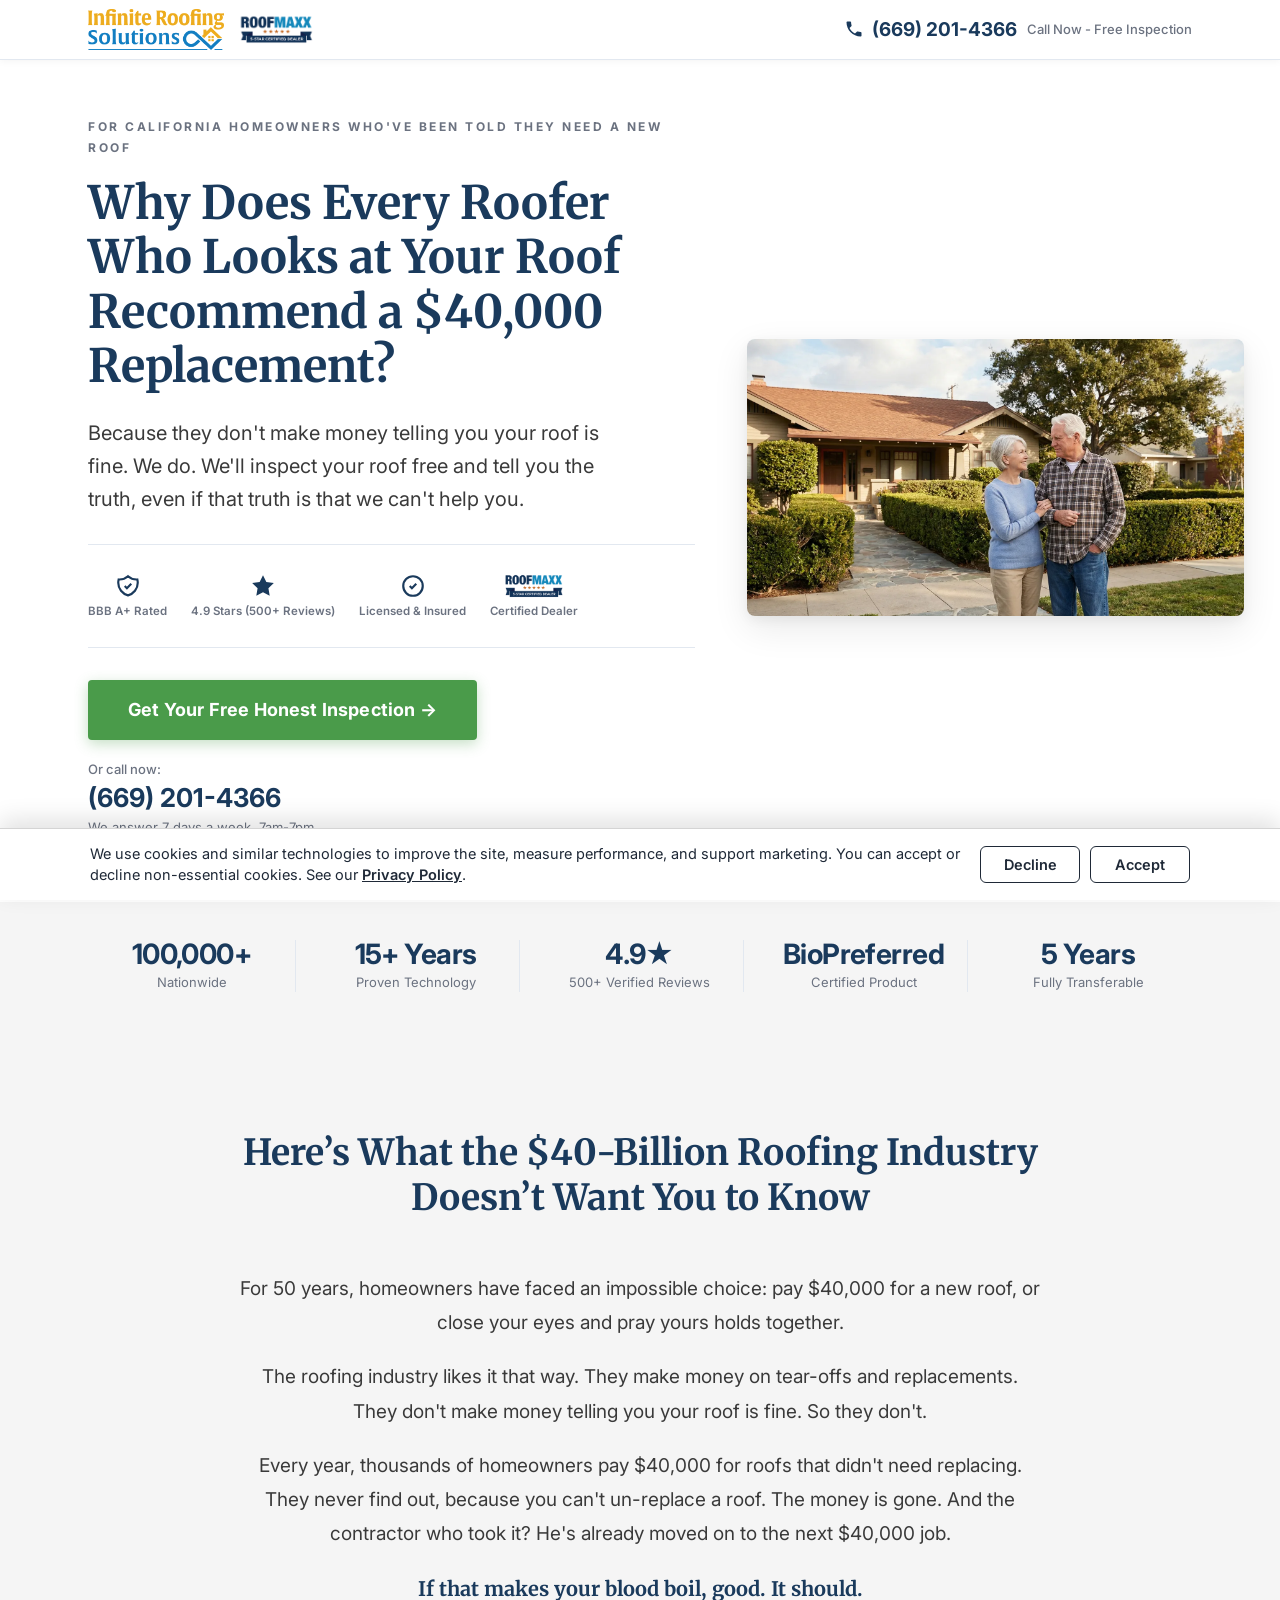
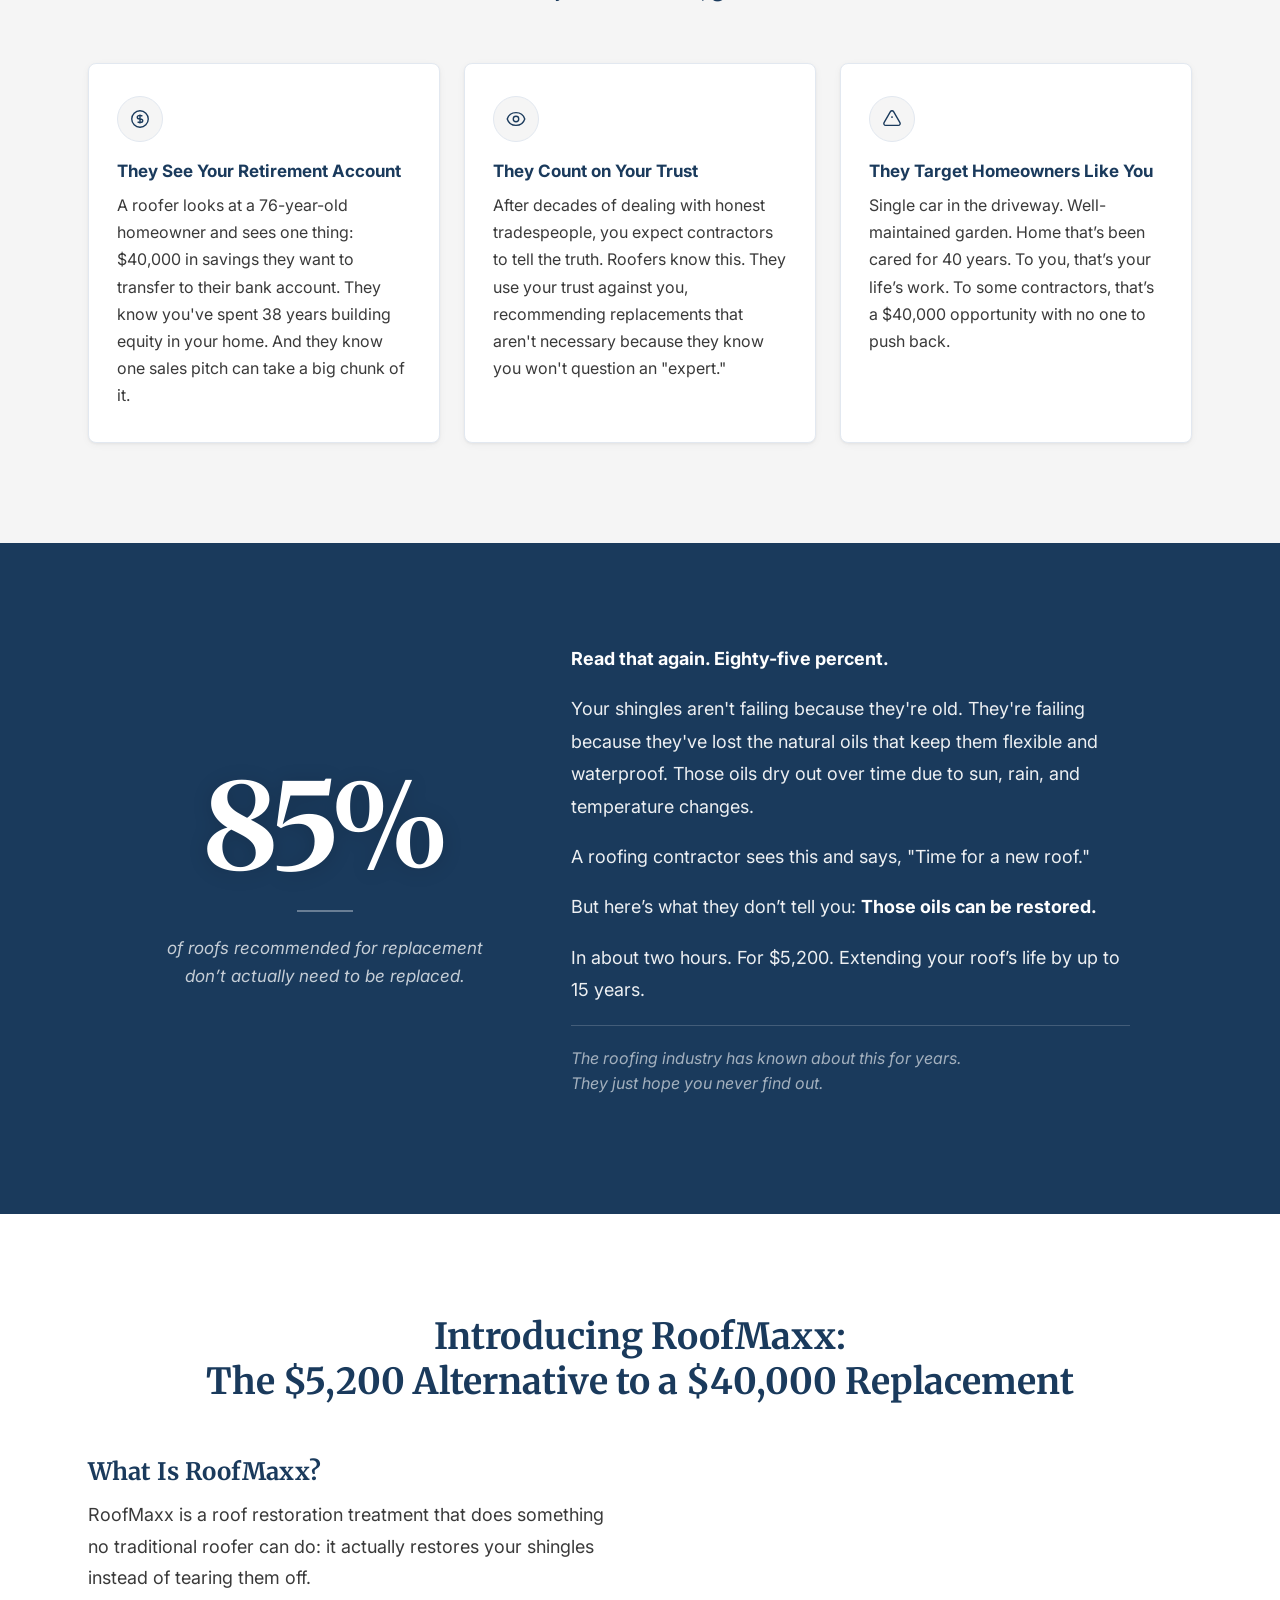
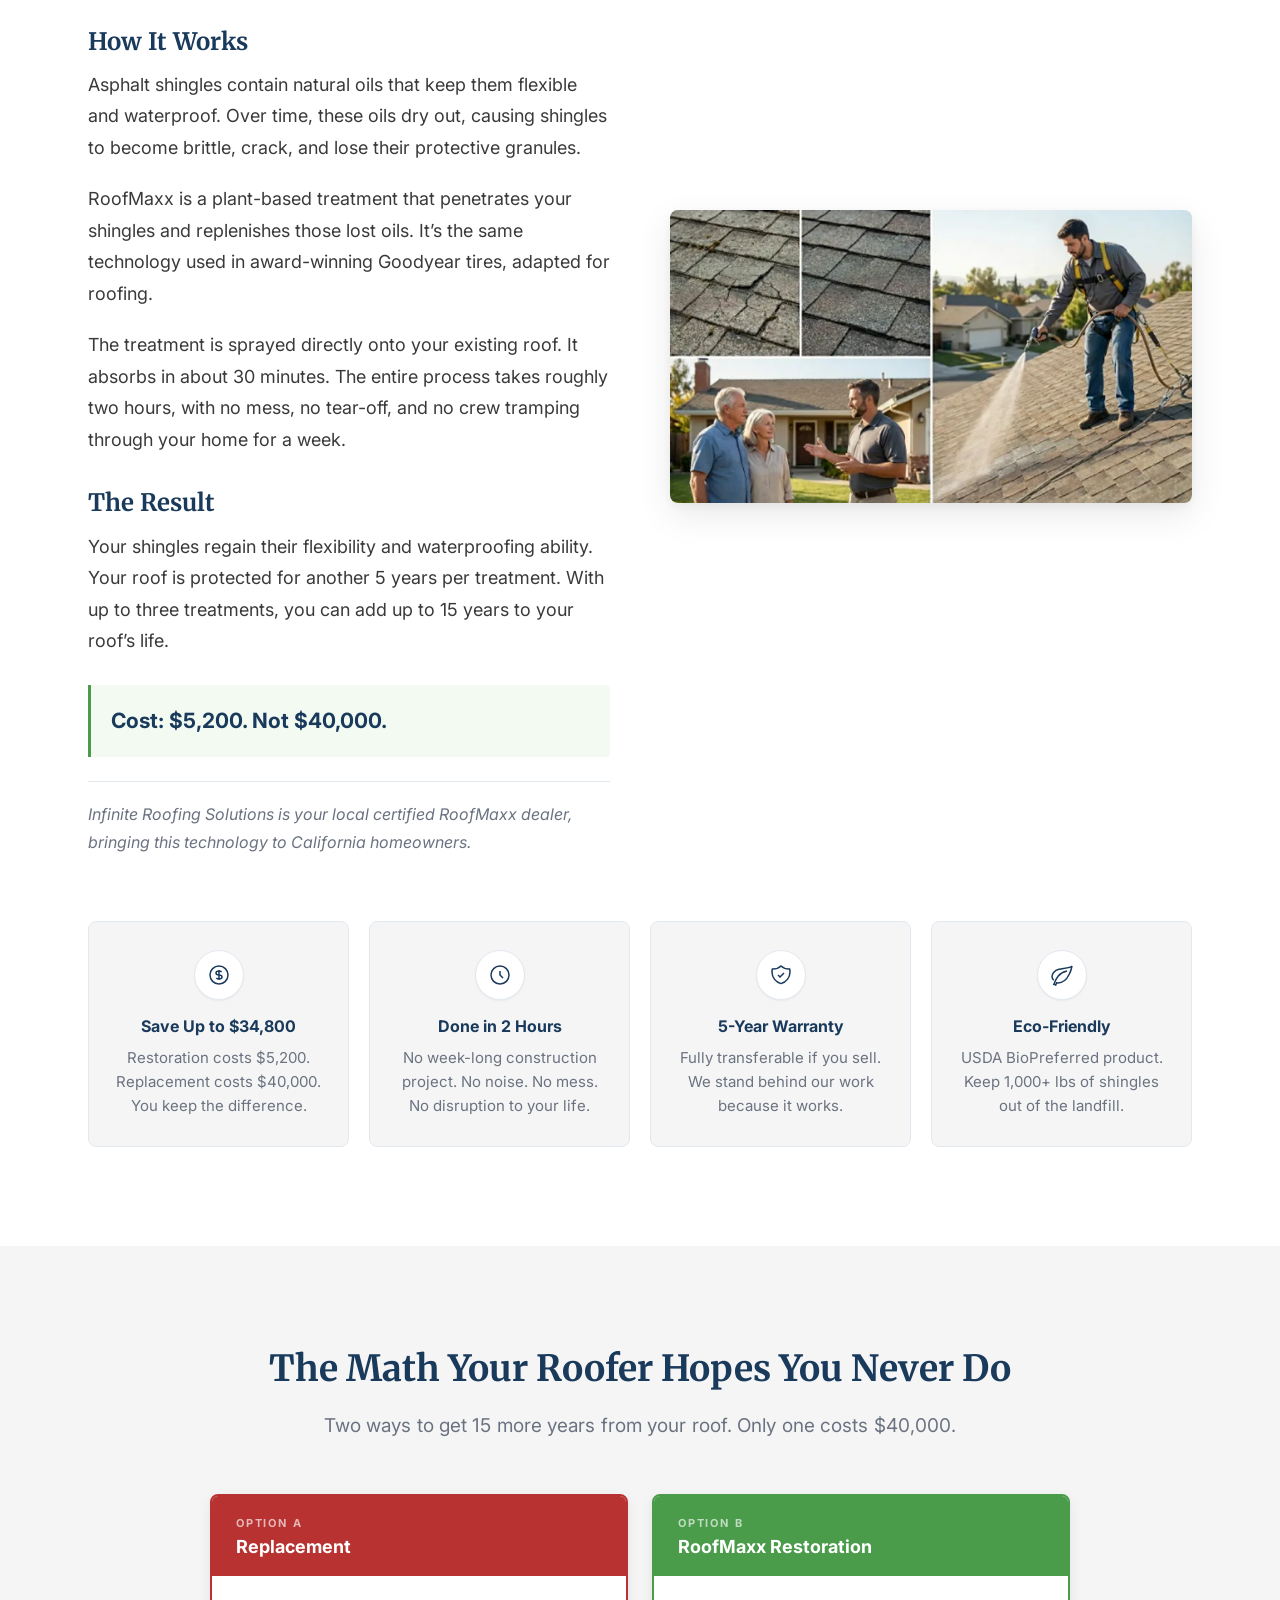
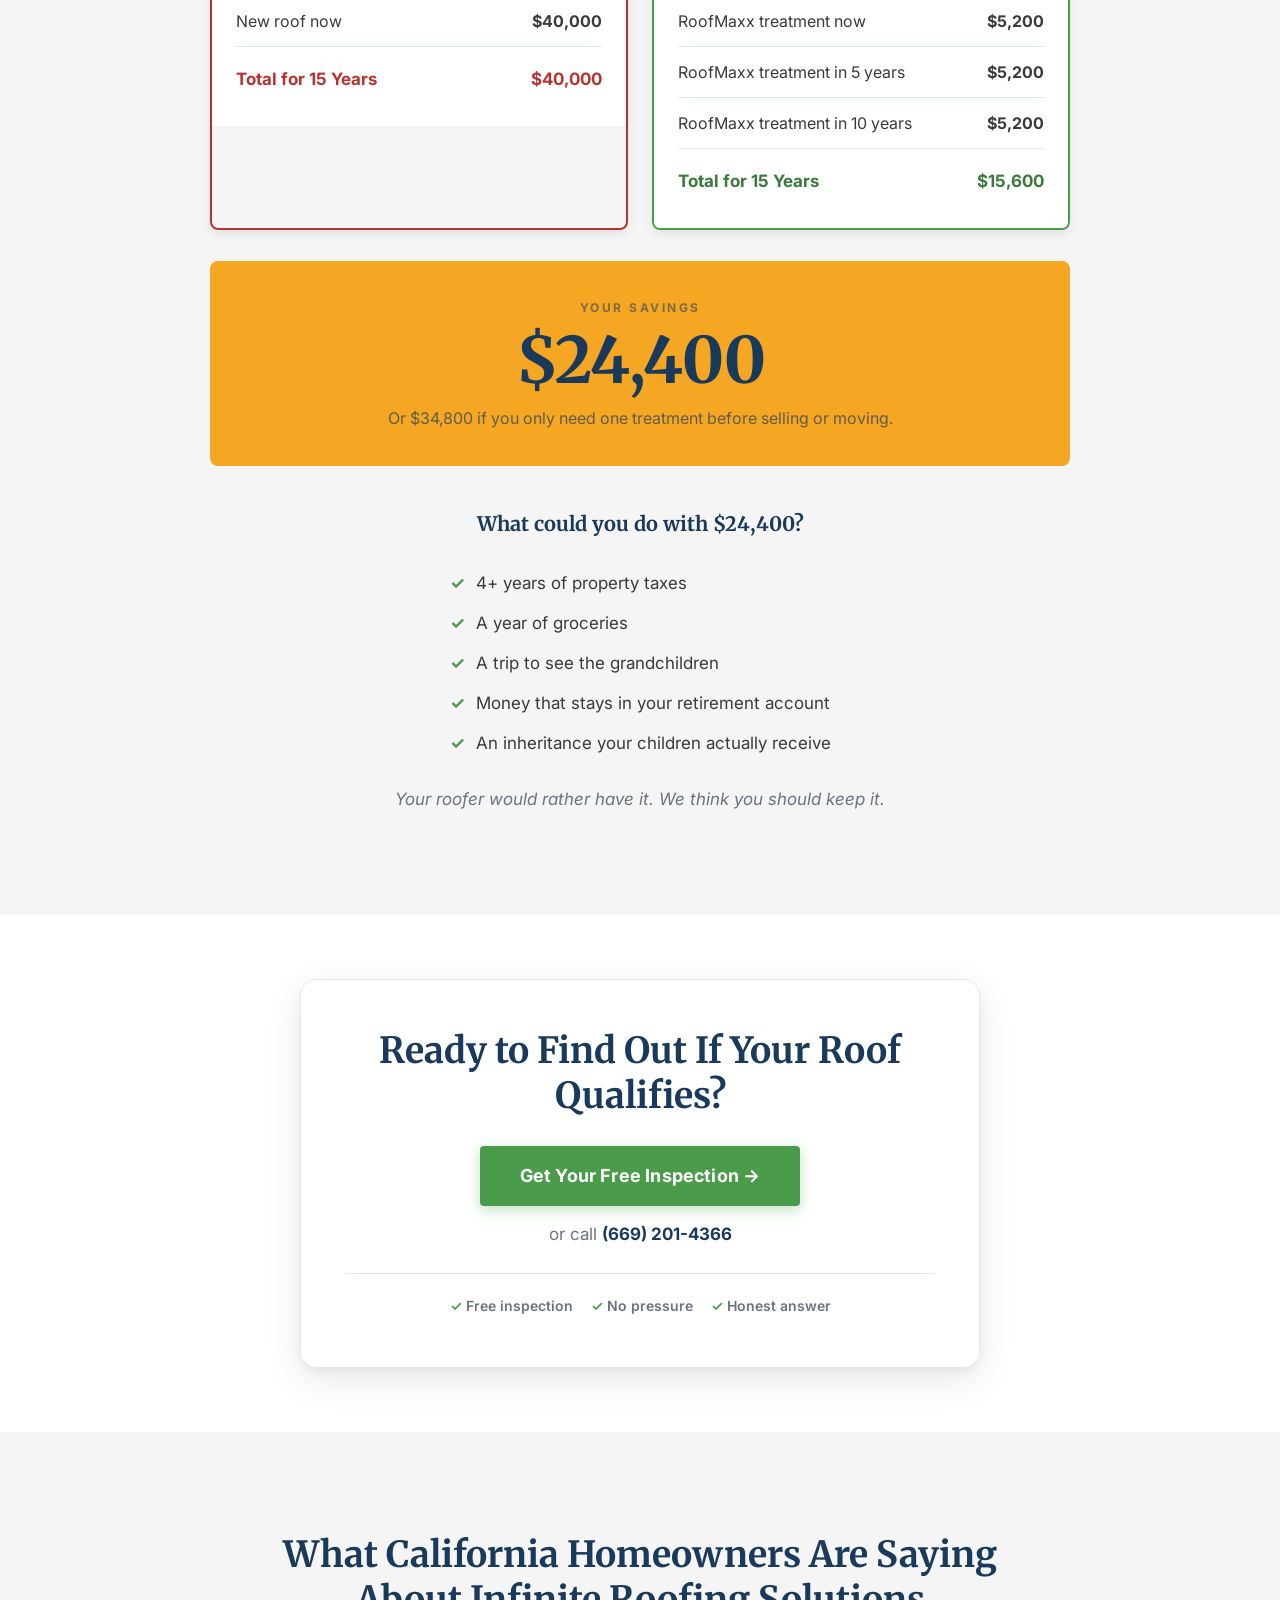
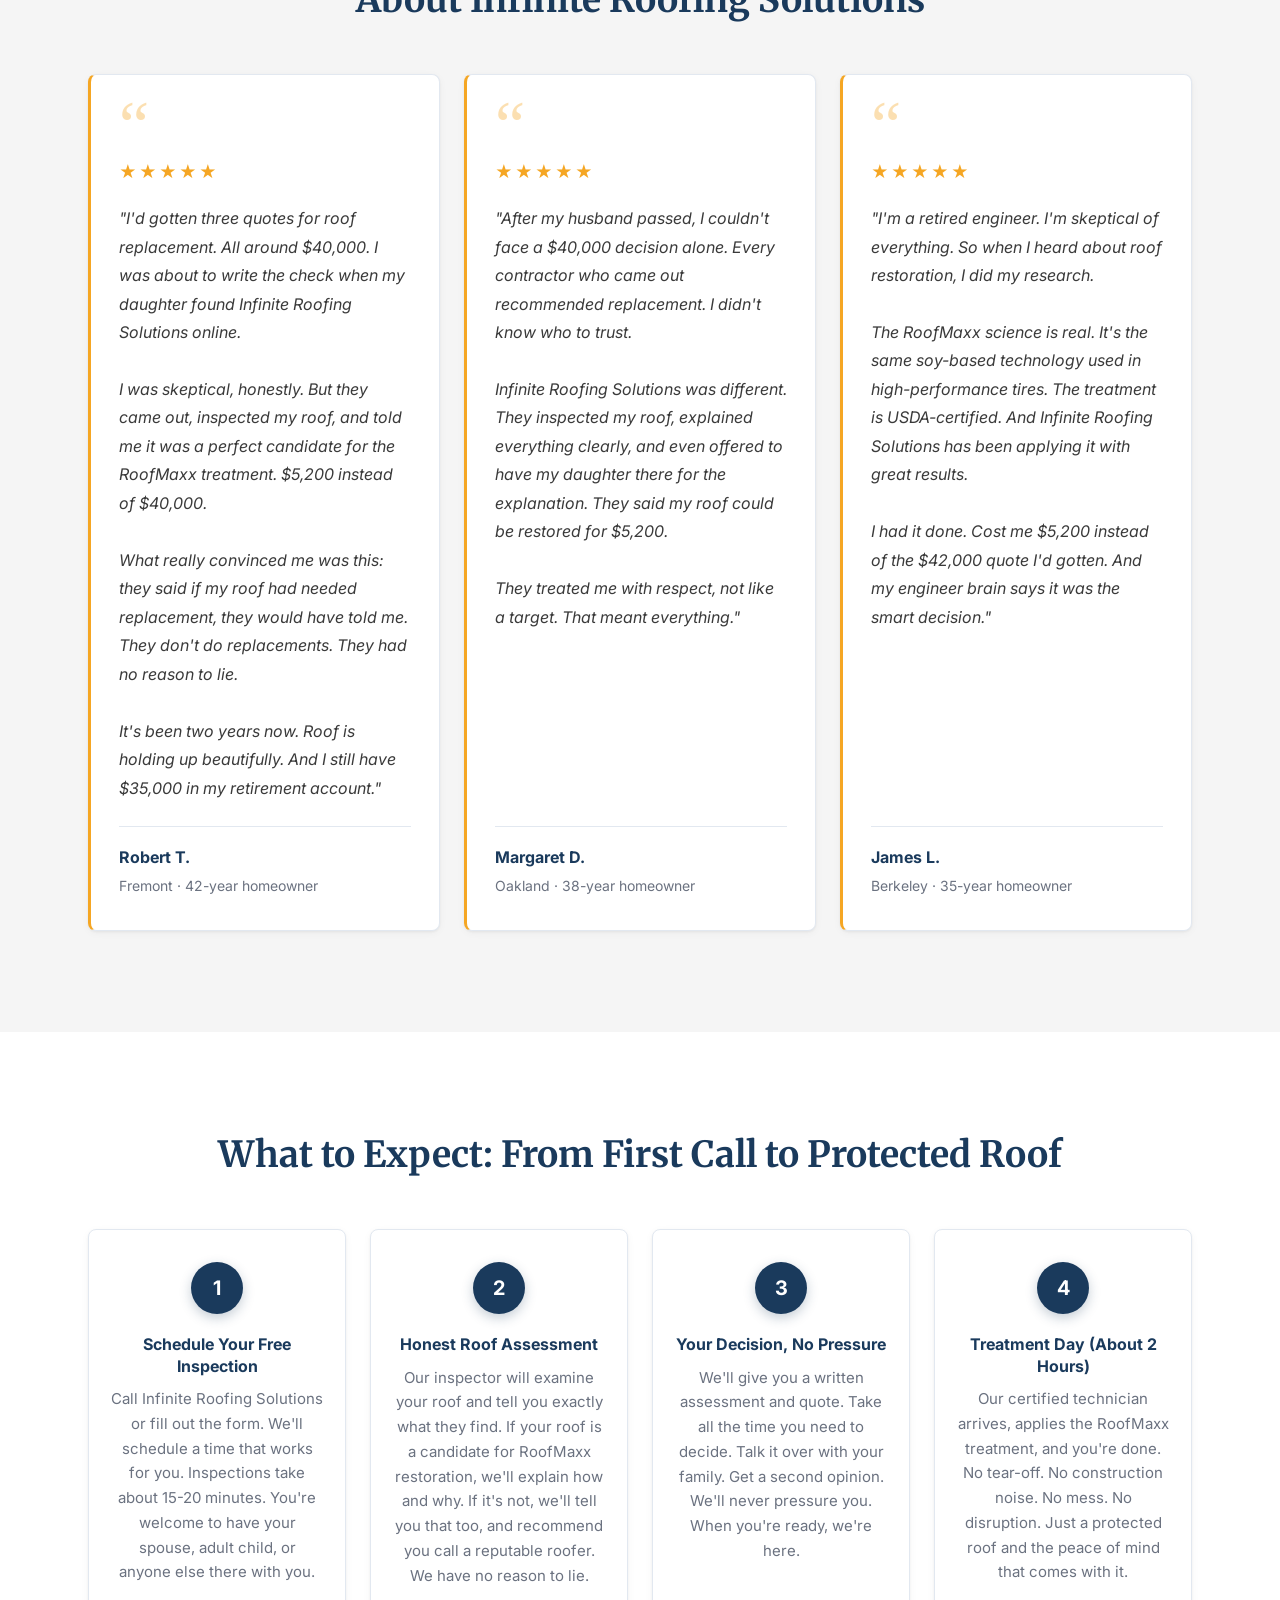
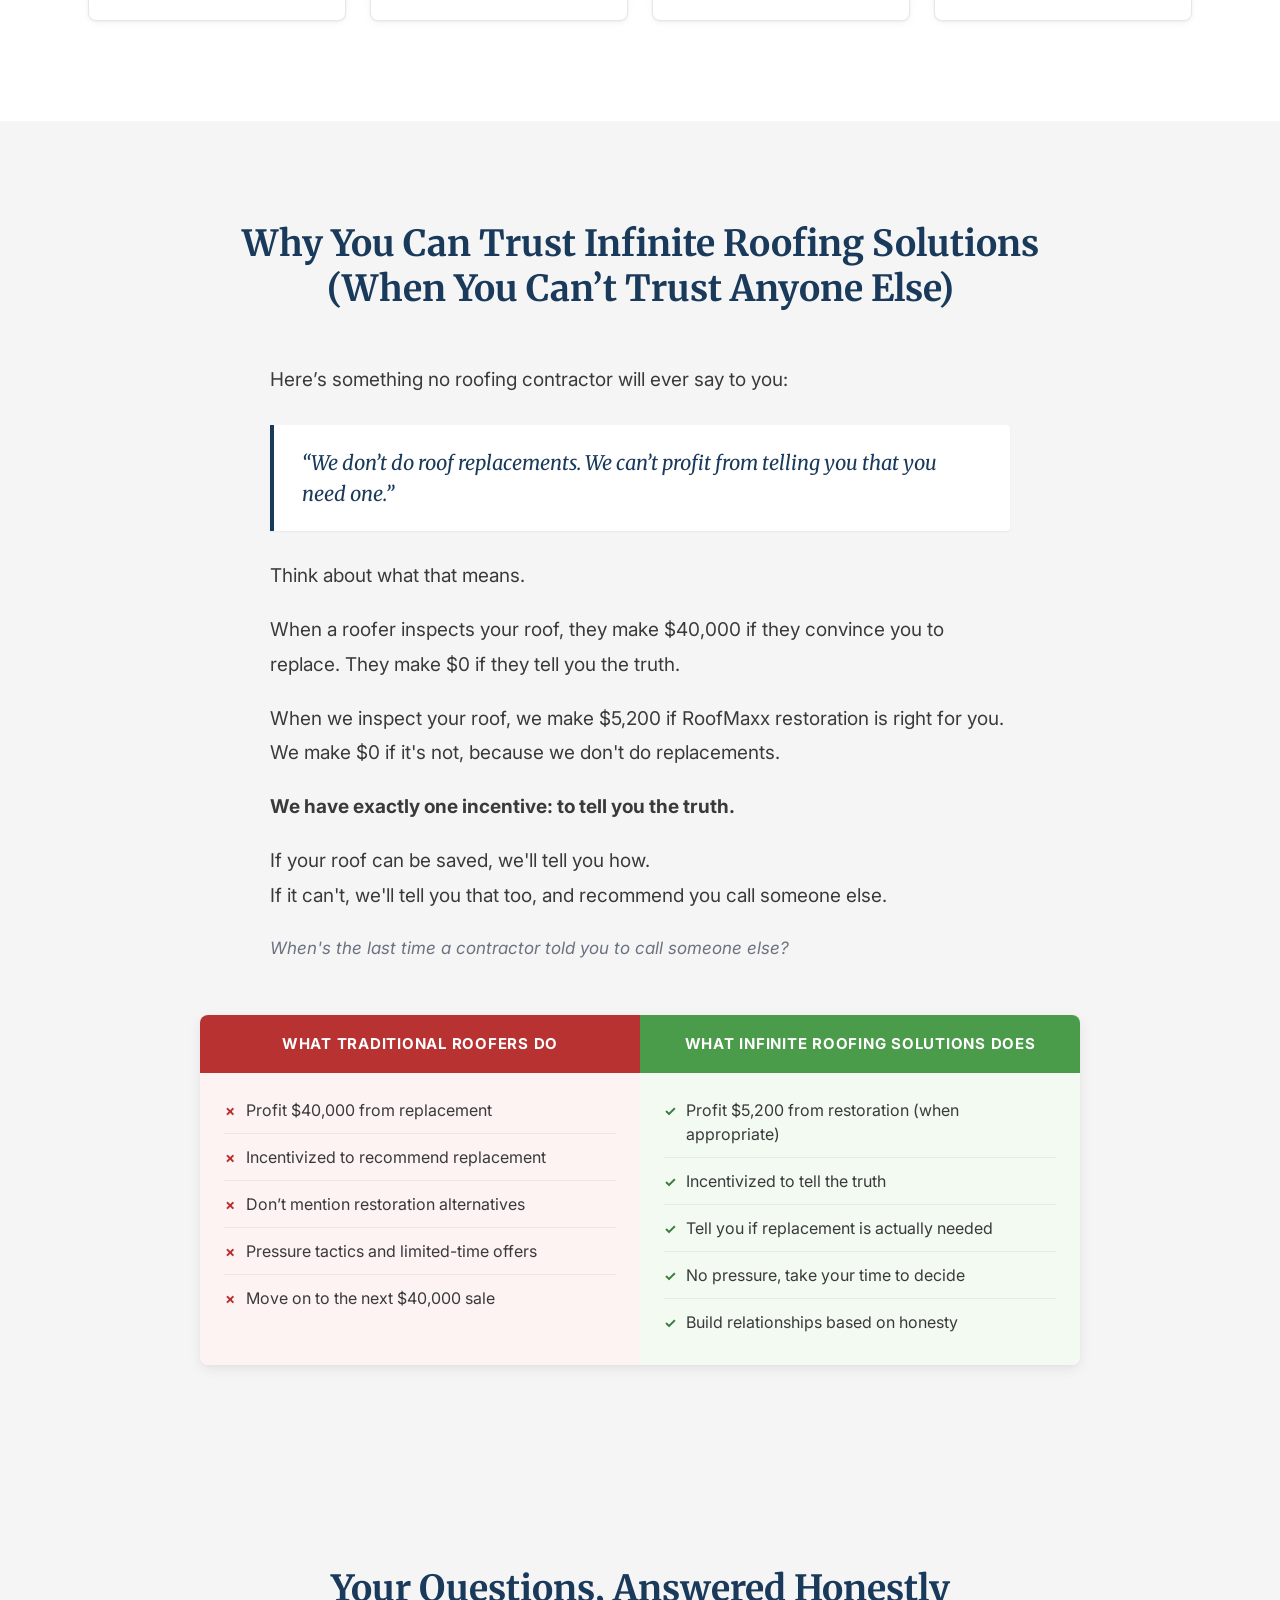
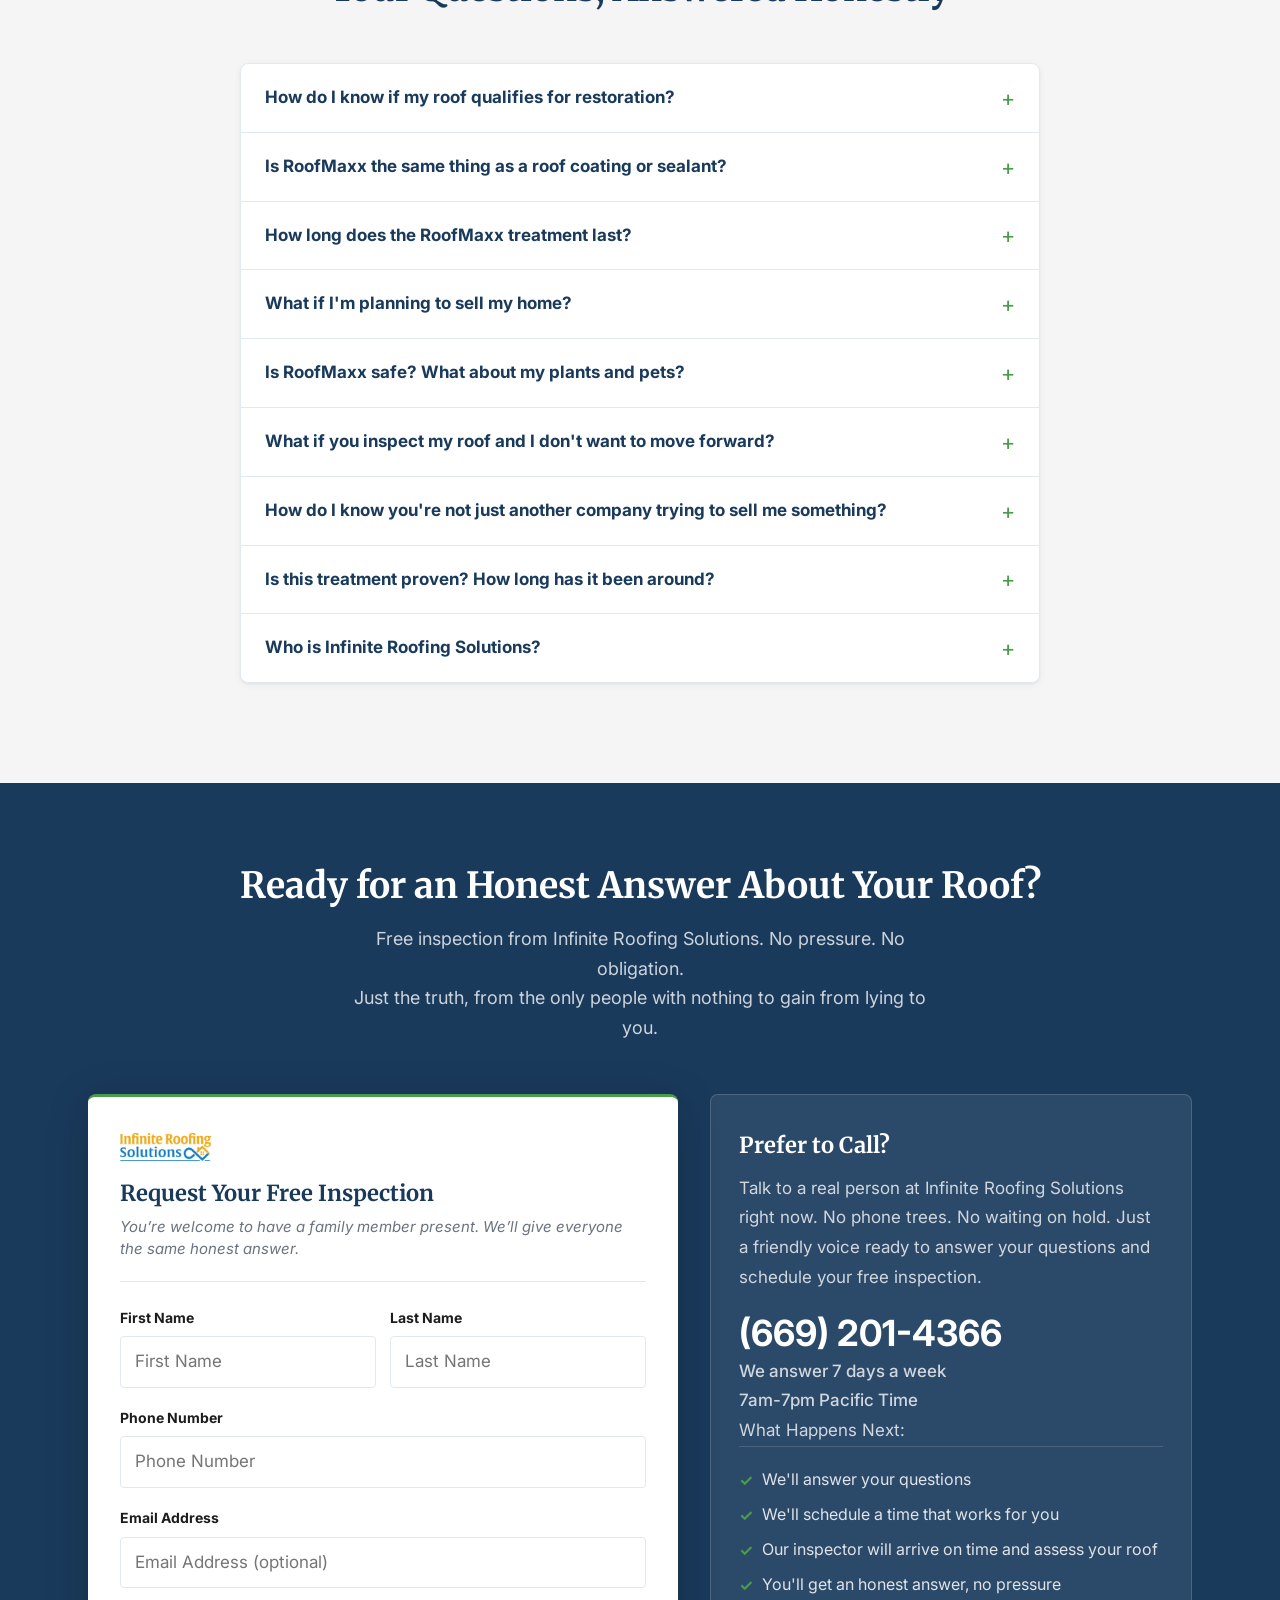
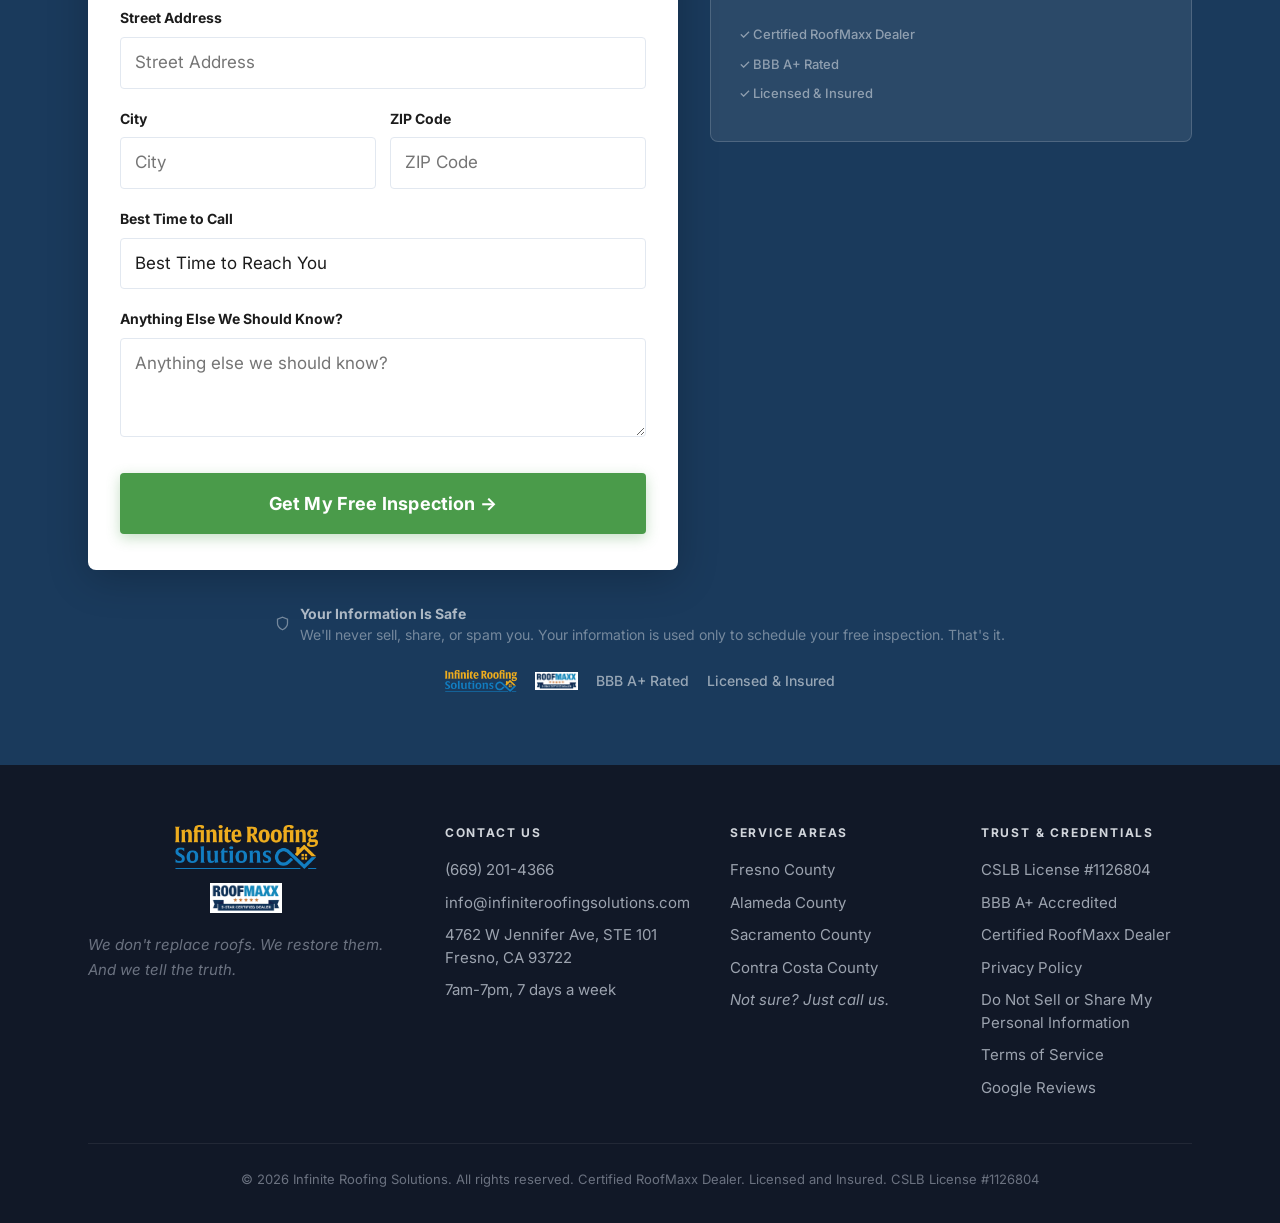
<file: lp/meta1/index.html>
<!DOCTYPE html>
<html lang="en">
<head>
  <meta charset="UTF-8">
<meta name="viewport" content="width=device-width, initial-scale=1.0">
  <title>Free Roof Assessment | Infinite Roofing Solutions</title>
  <meta name="description" content="Why pay $40,000 for a new roof? Find out if your roof qualifies for a $5,200 restoration. Authorized RoofMaxx Dealer serving Fresno, Alameda, Sacramento &amp; Contra Costa Counties.">
  <link rel="preconnect" href="https://fonts.googleapis.com">
  <link rel="preconnect" href="https://fonts.gstatic.com" crossorigin>
  <link href="https://fonts.googleapis.com/css2?family=Inter:wght@400;500;600;700&family=Merriweather:ital,wght@0,400;0,700;1,400&display=swap" rel="stylesheet">
  <link rel="stylesheet" href="/assets/css/style.css">
  <meta name="page-source" content="meta1">
  <link rel="canonical" href="https://infroofing.com/lp/meta1/">
  <link rel="stylesheet" href="/assets/css/consent.css">
  <script src="/assets/js/consent.js?v=1"></script>
</head>
<body>

  <!-- ═══════════════════════════════════════
       MOBILE STICKY CTA BAR
       (Fixed bottom, visible only on mobile)
  ═══════════════════════════════════════ -->
  <div class="mobile-sticky" aria-label="Quick contact">
    <a href="tel:6692014366" class="mobile-call">
      <svg width="17" height="17" viewBox="0 0 24 24" fill="currentColor" aria-hidden="true"><path d="M6.62 10.79c1.44 2.83 3.76 5.14 6.59 6.59l2.2-2.2c.27-.27.67-.36 1.02-.24 1.12.37 2.33.57 3.57.57.55 0 1 .45 1 1V20c0 .55-.45 1-1 1-9.39 0-17-7.61-17-17 0-.55.45-1 1-1h3.5c.55 0 1 .45 1 1 0 1.25.2 2.45.57 3.57.11.35.03.74-.25 1.02l-2.2 2.2z"/></svg>
      Call Now
    </a>
    <a href="#inspection-form" class="mobile-form">Get Free Inspection</a>
  </div>

  <!-- ═══════════════════════════════════════
       HEADER — Sticky, No Navigation
  ═══════════════════════════════════════ -->
  <header class="site-header" role="banner">
    <div class="container header-inner">
      <div class="header-logos">
        <img src="/assets/images/INF%20Roofing%20Logo.png"
             alt="Infinite Roofing Solutions">
        <img src="/assets/images/Roofmaxx%205%20Star%20Certified%20Dealer.png"
             alt="Authorized RoofMaxx Dealer">
      </div>
      <a href="tel:6692014366" class="header-phone" aria-label="Call (669) 201-4366 for a free inspection">
        <svg width="20" height="20" viewBox="0 0 24 24" fill="currentColor" aria-hidden="true"><path d="M6.62 10.79c1.44 2.83 3.76 5.14 6.59 6.59l2.2-2.2c.27-.27.67-.36 1.02-.24 1.12.37 2.33.57 3.57.57.55 0 1 .45 1 1V20c0 .55-.45 1-1 1-9.39 0-17-7.61-17-17 0-.55.45-1 1-1h3.5c.55 0 1 .45 1 1 0 1.25.2 2.45.57 3.57.11.35.03.74-.25 1.02l-2.2 2.2z"/></svg>
        <span class="phone-num">(669) 201-4366</span>
        <span class="phone-label">Call Now - Free Inspection</span>
      </a>
    </div>
  </header>

  <!-- ═══════════════════════════════════════
       SECTION 1: HERO (Above the Fold)
  ═══════════════════════════════════════ -->
  <section class="hero" aria-label="Main message">
    <div class="container hero-container">

      <div class="hero-content">
        <span class="eyebrow">For California Homeowners Who've Been Told They Need a New Roof</span>

        <h1>Why Does Every Roofer Who Looks at Your Roof Recommend a $40,000 Replacement?</h1>

        <p class="hero-sub">Because they don't make money telling you your roof is fine. We do. We'll inspect your roof free and tell you the truth, even if that truth is that we can't help you.</p>

        <div class="trust-badges">
          <div class="trust-badge">
            <svg class="badge-icon" viewBox="0 0 24 24" fill="none" stroke="currentColor" stroke-width="2" aria-hidden="true"><path d="M9 12l2 2 4-4m5.618-4.016A11.955 11.955 0 0112 2.944a11.955 11.955 0 01-8.618 3.04A12.02 12.02 0 003 9c0 5.591 3.824 10.29 9 11.622 5.176-1.332 9-6.03 9-11.622 0-1.042-.133-2.052-.382-3.016z"/></svg>
            <span>BBB A+ Rated</span>
          </div>
          <div class="trust-badge">
            <svg class="badge-icon" viewBox="0 0 24 24" fill="currentColor" aria-hidden="true"><path d="M12 2l3.09 6.26L22 9.27l-5 4.87 1.18 6.88L12 17.77l-6.18 3.25L7 14.14 2 9.27l6.91-1.01L12 2z"/></svg>
            <span>4.9 Stars (500+ Reviews)</span>
          </div>
          <div class="trust-badge">
            <svg class="badge-icon" viewBox="0 0 24 24" fill="none" stroke="currentColor" stroke-width="2" aria-hidden="true"><path d="M9 12l2 2 4-4m6 2a9 9 0 11-18 0 9 9 0 0118 0z"/></svg>
            <span>Licensed &amp; Insured</span>
          </div>
          <div class="trust-badge">
            <img src="/assets/images/Roofmaxx%205%20Star%20Certified%20Dealer.png"
                 alt="RoofMaxx Certified Dealer"
                 class="badge-logo">
            <span>Certified Dealer</span>
          </div>
        </div>

        <div class="hero-actions">
          <a href="#inspection-form" class="btn btn-lg">Get Your Free Honest Inspection &rarr;</a>
          <div class="hero-phone-block">
            <span class="hero-or">Or call now:</span>
            <a href="tel:6692014366" class="hero-phone-num">(669) 201-4366</a>
            <span class="hero-hours">We answer 7 days a week, 7am-7pm</span>
          </div>
        </div>
      </div>

      <div class="hero-image-wrap">
        <picture>
          <source srcset="/assets/images/roofmaxx-clovis-hero-restoration.webp" type="image/webp">
          <img src="/assets/images/roofmaxx-clovis-hero-restoration.jpg"
               alt="California homeowners who saved thousands with roof restoration"
               class="hero-image"
               loading="eager"
               fetchpriority="high">
        </picture>
      </div>

    </div>
  </section>

  <!-- ═══════════════════════════════════════
       SECTION 2: CREDIBILITY BAR
  ═══════════════════════════════════════ -->
  <section class="cred-bar" aria-label="Credentials">
    <div class="container">
      <div class="cred-grid">
        <div class="cred-item reveal delay-1">
          <span class="cred-num">100,000+</span>
          <span class="cred-lbl">Nationwide</span>
        </div>
        <div class="cred-item reveal delay-1">
          <span class="cred-num">15+ Years</span>
          <span class="cred-lbl">Proven Technology</span>
        </div>
        <div class="cred-item reveal delay-2">
          <span class="cred-num">4.9&#9733;</span>
          <span class="cred-lbl">500+ Verified Reviews</span>
        </div>
        <div class="cred-item reveal delay-2">
          <span class="cred-num">BioPreferred</span>
          <span class="cred-lbl">Certified Product</span>
        </div>
        <div class="cred-item reveal delay-3">
          <span class="cred-num">5 Years</span>
          <span class="cred-lbl">Fully Transferable</span>
        </div>
      </div>
    </div>
  </section>

  <!-- ═══════════════════════════════════════
       SECTION 3: THE PROBLEM
  ═══════════════════════════════════════ -->
  <section class="section section-alt">
    <div class="container">
      <h2 class="section-heading text-center reveal">
        Here&rsquo;s What the $40-Billion Roofing Industry<br>Doesn&rsquo;t Want You to Know
      </h2>

      <div class="problem-intro reveal">
        <p>For 50 years, homeowners have faced an impossible choice: pay $40,000 for a new roof, or close your eyes and pray yours holds together.</p>
        <p>The roofing industry likes it that way. They make money on tear-offs and replacements. They don't make money telling you your roof is fine. So they don't.</p>
        <p>Every year, thousands of homeowners pay $40,000 for roofs that didn't need replacing. They never find out, because you can't un-replace a roof. The money is gone. And the contractor who took it? He's already moved on to the next $40,000 job.</p>
        <p class="problem-callout">If that makes your blood boil, good. It should.</p>
      </div>

      <div class="problem-cards">
        <div class="problem-card reveal delay-1">
          <div class="problem-card-icon" aria-hidden="true">
            <svg viewBox="0 0 24 24" fill="none" stroke="currentColor" stroke-width="1.5"><path d="M12 8c-1.657 0-3 .895-3 2s1.343 2 3 2 3 .895 3 2-1.343 2-3 2m0-8c1.11 0 2.08.402 2.599 1M12 8V7m0 1v8m0 0v1m0-1c-1.11 0-2.08-.402-2.599-1M21 12a9 9 0 11-18 0 9 9 0 0118 0z"/></svg>
          </div>
          <h3>They See Your Retirement Account</h3>
          <p>A roofer looks at a 76-year-old homeowner and sees one thing: $40,000 in savings they want to transfer to their bank account. They know you've spent 38 years building equity in your home. And they know one sales pitch can take a big chunk of it.</p>
        </div>
        <div class="problem-card reveal delay-2">
          <div class="problem-card-icon" aria-hidden="true">
            <svg viewBox="0 0 24 24" fill="none" stroke="currentColor" stroke-width="1.5"><path d="M15 12a3 3 0 11-6 0 3 3 0 016 0z"/><path d="M2.458 12C3.732 7.943 7.523 5 12 5c4.478 0 8.268 2.943 9.542 7-1.274 4.057-5.064 7-9.542 7-4.477 0-8.268-2.943-9.542-7z"/></svg>
          </div>
          <h3>They Count on Your Trust</h3>
          <p>After decades of dealing with honest tradespeople, you expect contractors to tell the truth. Roofers know this. They use your trust against you, recommending replacements that aren't necessary because they know you won't question an "expert."</p>
        </div>
        <div class="problem-card reveal delay-3">
          <div class="problem-card-icon" aria-hidden="true">
            <svg viewBox="0 0 24 24" fill="none" stroke="currentColor" stroke-width="1.5"><path d="M12 9v2m0 4h.01m-6.938 4h13.856c1.54 0 2.502-1.667 1.732-3L13.732 4c-.77-1.333-2.694-1.333-3.464 0L3.34 16c-.77 1.333.192 3 1.732 3z"/></svg>
          </div>
          <h3>They Target Homeowners Like You</h3>
          <p>Single car in the driveway. Well-maintained garden. Home that&rsquo;s been cared for 40 years. To you, that&rsquo;s your life&rsquo;s work. To some contractors, that&rsquo;s a $40,000 opportunity with no one to push back.</p>
        </div>
      </div>
    </div>
  </section>

  <!-- ═══════════════════════════════════════
       SECTION 4: THE 85% REVELATION
  ═══════════════════════════════════════ -->
  <section class="revelation">
    <div class="container">
      <div class="rev-layout">

        <div class="rev-stat reveal">
          <div class="rev-pct">85%</div>
          <div class="rev-rule"></div>
          <p class="rev-stat-copy">of roofs recommended for replacement don&rsquo;t actually need to be replaced.</p>
        </div>

        <div class="rev-body reveal delay-2">
          <p><strong>Read that again. Eighty-five percent.</strong></p>
          <p>Your shingles aren't failing because they're old. They're failing because they've lost the natural oils that keep them flexible and waterproof. Those oils dry out over time due to sun, rain, and temperature changes.</p>
          <p>A roofing contractor sees this and says, "Time for a new roof."</p>
          <p>But here&rsquo;s what they don&rsquo;t tell you: <strong>Those oils can be restored.</strong></p>
          <p>In about two hours. For $5,200. Extending your roof&rsquo;s life by up to 15 years.</p>
          <p class="rev-closer">The roofing industry has known about this for years.<br>They just hope you never find out.</p>
        </div>

      </div>
    </div>
  </section>

  <!-- ═══════════════════════════════════════
       SECTION 5: THE SOLUTION (RoofMaxx)
  ═══════════════════════════════════════ -->
  <section class="section">
    <div class="container">
      <h2 class="section-heading text-center reveal">
        Introducing RoofMaxx:<br>The $5,200 Alternative to a $40,000 Replacement
      </h2>

      <div class="sln-grid">
        <div class="sln-text reveal">
          <h3>What Is RoofMaxx?</h3>
          <p>RoofMaxx is a roof restoration treatment that does something no traditional roofer can do: it actually restores your shingles instead of tearing them off.</p>

          <h3>How It Works</h3>
          <p>Asphalt shingles contain natural oils that keep them flexible and waterproof. Over time, these oils dry out, causing shingles to become brittle, crack, and lose their protective granules.</p>
          <p>RoofMaxx is a plant-based treatment that penetrates your shingles and replenishes those lost oils. It&rsquo;s the same technology used in award-winning Goodyear tires, adapted for roofing.</p>
          <p>The treatment is sprayed directly onto your existing roof. It absorbs in about 30 minutes. The entire process takes roughly two hours, with no mess, no tear-off, and no crew tramping through your home for a week.</p>

          <h3>The Result</h3>
          <p>Your shingles regain their flexibility and waterproofing ability. Your roof is protected for another 5 years per treatment. With up to three treatments, you can add up to 15 years to your roof&rsquo;s life.</p>
          <p class="sln-price-line"><strong>Cost: $5,200. Not $40,000.</strong></p>
          <p class="sln-local">Infinite Roofing Solutions is your local certified RoofMaxx dealer, bringing this technology to California homeowners.</p>
        </div>
        <div class="sln-media reveal delay-2">
          <picture>
            <source srcset="/assets/images/roofmaxx-clovis-about-technician.webp" type="image/webp">
            <img src="/assets/images/roofmaxx-clovis-about-technician.jpg"
                 alt="RoofMaxx technician applying treatment"
                 loading="lazy">
          </picture>
        </div>
      </div>

      <div class="benefit-cards">
        <div class="benefit-card reveal delay-1">
          <div class="benefit-icon" aria-hidden="true">
            <svg viewBox="0 0 24 24" fill="none" stroke="currentColor" stroke-width="1.5"><path d="M12 8c-1.657 0-3 .895-3 2s1.343 2 3 2 3 .895 3 2-1.343 2-3 2m0-8c1.11 0 2.08.402 2.599 1M12 8V7m0 1v8m0 0v1m0-1c-1.11 0-2.08-.402-2.599-1M21 12a9 9 0 11-18 0 9 9 0 0118 0z"/></svg>
          </div>
          <h4>Save Up to $34,800</h4>
          <p>Restoration costs $5,200. Replacement costs $40,000. You keep the difference.</p>
        </div>
        <div class="benefit-card reveal delay-2">
          <div class="benefit-icon" aria-hidden="true">
            <svg viewBox="0 0 24 24" fill="none" stroke="currentColor" stroke-width="1.5"><path d="M12 8v4l3 3m6-3a9 9 0 11-18 0 9 9 0 0118 0z"/></svg>
          </div>
          <h4>Done in 2 Hours</h4>
          <p>No week-long construction project. No noise. No mess. No disruption to your life.</p>
        </div>
        <div class="benefit-card reveal delay-3">
          <div class="benefit-icon" aria-hidden="true">
            <svg viewBox="0 0 24 24" fill="none" stroke="currentColor" stroke-width="1.5"><path d="M9 12l2 2 4-4m5.618-4.016A11.955 11.955 0 0112 2.944a11.955 11.955 0 01-8.618 3.04A12.02 12.02 0 003 9c0 5.591 3.824 10.29 9 11.622 5.176-1.332 9-6.03 9-11.622 0-1.042-.133-2.052-.382-3.016z"/></svg>
          </div>
          <h4>5-Year Warranty</h4>
          <p>Fully transferable if you sell. We stand behind our work because it works.</p>
        </div>
        <div class="benefit-card reveal delay-1">
          <div class="benefit-icon" aria-hidden="true">
            <svg viewBox="0 0 24 24" fill="none" stroke="currentColor" stroke-width="1.5"><path d="M17 8C8 10 5.9 16.17 3.82 21.34l1.89.66.95-2.3c.48.17.98.3 1.34.3C19 20 22 3 22 3c-1 2-8 2.25-13 3.25S2 11.5 2 13.5s1.75 3.75 1.75 3.75"/></svg>
          </div>
          <h4>Eco-Friendly</h4>
          <p>USDA BioPreferred product. Keep 1,000+ lbs of shingles out of the landfill.</p>
        </div>
      </div>
    </div>
  </section>

  <!-- ═══════════════════════════════════════
       SECTION 6: THE MATH COMPARISON
  ═══════════════════════════════════════ -->
  <section class="section section-alt">
    <div class="container">
      <h2 class="section-heading text-center reveal">The Math Your Roofer Hopes You Never Do</h2>
      <p class="section-sub text-center reveal">Two ways to get 15 more years from your roof. Only one costs $40,000.</p>

      <div class="math-cols">
        <div class="math-col math-bad reveal delay-1">
          <div class="math-col-head math-head-bad">
            <span class="math-label">Option A</span>
            <span class="math-title">Replacement</span>
          </div>
          <div class="math-col-body">
            <div class="math-row">
              <span>New roof now</span>
              <span class="math-amt">$40,000</span>
            </div>
            <div class="math-row math-total math-total-bad">
              <span>Total for 15 Years</span>
              <span class="math-amt">$40,000</span>
            </div>
          </div>
        </div>

        <div class="math-col math-good reveal delay-2">
          <div class="math-col-head math-head-good">
            <span class="math-label">Option B</span>
            <span class="math-title">RoofMaxx Restoration</span>
          </div>
          <div class="math-col-body">
            <div class="math-row">
              <span>RoofMaxx treatment now</span>
              <span class="math-amt">$5,200</span>
            </div>
            <div class="math-row">
              <span>RoofMaxx treatment in 5 years</span>
              <span class="math-amt">$5,200</span>
            </div>
            <div class="math-row">
              <span>RoofMaxx treatment in 10 years</span>
              <span class="math-amt">$5,200</span>
            </div>
            <div class="math-row math-total math-total-good">
              <span>Total for 15 Years</span>
              <span class="math-amt">$15,600</span>
            </div>
          </div>
        </div>
      </div>

      <div class="math-savings reveal">
        <div class="math-savings-eyebrow">Your Savings</div>
        <div class="math-savings-num">$24,400</div>
        <div class="math-savings-note">Or $34,800 if you only need one treatment before selling or moving.</div>
      </div>

      <div class="math-meaning reveal">
        <p class="math-meaning-head">What could you do with $24,400?</p>
        <ul class="math-meaning-list">
          <li>4+ years of property taxes</li>
          <li>A year of groceries</li>
          <li>A trip to see the grandchildren</li>
          <li>Money that stays in your retirement account</li>
          <li>An inheritance your children actually receive</li>
        </ul>
        <p class="math-meaning-close">Your roofer would rather have it. We think you should keep it.</p>
      </div>
    </div>
  </section>

  <!-- ═══════════════════════════════════════
       MID-PAGE CTA
  ═══════════════════════════════════════ -->
  <section class="section mid-cta-section">
    <div class="container">
      <div class="mid-cta-box reveal">
        <h2>Ready to Find Out If Your Roof Qualifies?</h2>
        <div class="mid-cta-actions">
          <a href="#inspection-form" class="btn btn-lg">Get Your Free Inspection &rarr;</a>
          <span class="mid-or">or call <a href="tel:6692014366">(669) 201-4366</a></span>
        </div>
        <div class="mid-reassurance">
          <span>Free inspection</span>
          <span>No pressure</span>
          <span>Honest answer</span>
        </div>
      </div>
    </div>
  </section>

  <!-- ═══════════════════════════════════════
       SECTION 7: TESTIMONIALS
  ═══════════════════════════════════════ -->
  <section class="section section-alt testimonials">
    <div class="container">
      <h2 class="section-heading text-center reveal">
        What California Homeowners Are Saying<br>About Infinite Roofing Solutions
      </h2>

      <div class="test-grid">
        <div class="test-card reveal delay-1">
          <div class="test-qmark" aria-hidden="true">&ldquo;</div>
          <div class="test-stars" aria-label="5 stars">&#9733;&#9733;&#9733;&#9733;&#9733;</div>
          <p class="test-quote">"I'd gotten three quotes for roof replacement. All around $40,000. I was about to write the check when my daughter found Infinite Roofing Solutions online.<br><br>I was skeptical, honestly. But they came out, inspected my roof, and told me it was a perfect candidate for the RoofMaxx treatment. $5,200 instead of $40,000.<br><br>What really convinced me was this: they said if my roof had needed replacement, they would have told me. They don't do replacements. They had no reason to lie.<br><br>It's been two years now. Roof is holding up beautifully. And I still have $35,000 in my retirement account."</p>
          <div class="test-attribution">
            <span class="test-author">Robert T.</span>
            <span class="test-detail">Fremont &middot; 42-year homeowner</span>
          </div>
        </div>

        <div class="test-card reveal delay-2">
          <div class="test-qmark" aria-hidden="true">&ldquo;</div>
          <div class="test-stars" aria-label="5 stars">&#9733;&#9733;&#9733;&#9733;&#9733;</div>
          <p class="test-quote">"After my husband passed, I couldn't face a $40,000 decision alone. Every contractor who came out recommended replacement. I didn't know who to trust.<br><br>Infinite Roofing Solutions was different. They inspected my roof, explained everything clearly, and even offered to have my daughter there for the explanation. They said my roof could be restored for $5,200.<br><br>They treated me with respect, not like a target. That meant everything."</p>
          <div class="test-attribution">
            <span class="test-author">Margaret D.</span>
            <span class="test-detail">Oakland &middot; 38-year homeowner</span>
          </div>
        </div>

        <div class="test-card reveal delay-3">
          <div class="test-qmark" aria-hidden="true">&ldquo;</div>
          <div class="test-stars" aria-label="5 stars">&#9733;&#9733;&#9733;&#9733;&#9733;</div>
          <p class="test-quote">"I'm a retired engineer. I'm skeptical of everything. So when I heard about roof restoration, I did my research.<br><br>The RoofMaxx science is real. It's the same soy-based technology used in high-performance tires. The treatment is USDA-certified. And Infinite Roofing Solutions has been applying it with great results.<br><br>I had it done. Cost me $5,200 instead of the $42,000 quote I'd gotten. And my engineer brain says it was the smart decision."</p>
          <div class="test-attribution">
            <span class="test-author">James L.</span>
            <span class="test-detail">Berkeley &middot; 35-year homeowner</span>
          </div>
        </div>
      </div>
    </div>
  </section>

  <!-- ═══════════════════════════════════════
       SECTION 8: HOW IT WORKS
  ═══════════════════════════════════════ -->
  <section class="section">
    <div class="container">
      <h2 class="section-heading text-center reveal">What to Expect: From First Call to Protected Roof</h2>

      <div class="process-grid">
        <div class="process-step reveal delay-1">
          <div class="step-num" aria-hidden="true">1</div>
          <h4>Schedule Your Free Inspection</h4>
          <p>Call Infinite Roofing Solutions or fill out the form. We'll schedule a time that works for you. Inspections take about 15-20 minutes. You're welcome to have your spouse, adult child, or anyone else there with you.</p>
        </div>
        <div class="process-step reveal delay-2">
          <div class="step-num" aria-hidden="true">2</div>
          <h4>Honest Roof Assessment</h4>
          <p>Our inspector will examine your roof and tell you exactly what they find. If your roof is a candidate for RoofMaxx restoration, we'll explain how and why. If it's not, we'll tell you that too, and recommend you call a reputable roofer. We have no reason to lie.</p>
        </div>
        <div class="process-step reveal delay-3">
          <div class="step-num" aria-hidden="true">3</div>
          <h4>Your Decision, No Pressure</h4>
          <p>We'll give you a written assessment and quote. Take all the time you need to decide. Talk it over with your family. Get a second opinion. We'll never pressure you. When you're ready, we're here.</p>
        </div>
        <div class="process-step reveal delay-1">
          <div class="step-num" aria-hidden="true">4</div>
          <h4>Treatment Day (About 2 Hours)</h4>
          <p>Our certified technician arrives, applies the RoofMaxx treatment, and you're done. No tear-off. No construction noise. No mess. No disruption. Just a protected roof and the peace of mind that comes with it.</p>
        </div>
      </div>
    </div>
  </section>

  <!-- ═══════════════════════════════════════
       SECTION 9: WHY TRUST US
  ═══════════════════════════════════════ -->
  <section class="section section-alt">
    <div class="container">
      <h2 class="section-heading text-center reveal">
        Why You Can Trust Infinite Roofing Solutions<br>(When You Can&rsquo;t Trust Anyone Else)
      </h2>

      <div class="trust-msg reveal">
        <p>Here&rsquo;s something no roofing contractor will ever say to you:</p>
        <blockquote class="trust-blockquote">
          &ldquo;We don&rsquo;t do roof replacements. We can&rsquo;t profit from telling you that you need one.&rdquo;
        </blockquote>
        <p>Think about what that means.</p>
        <p>When a roofer inspects your roof, they make $40,000 if they convince you to replace. They make $0 if they tell you the truth.</p>
        <p>When we inspect your roof, we make $5,200 if RoofMaxx restoration is right for you. We make $0 if it's not, because we don't do replacements.</p>
        <p><strong>We have exactly one incentive: to tell you the truth.</strong></p>
        <p>If your roof can be saved, we'll tell you how.<br>If it can't, we'll tell you that too, and recommend you call someone else.</p>
        <p class="trust-closer">When's the last time a contractor told you to call someone else?</p>
      </div>

      <div class="trust-compare reveal">
        <div class="tc-col tc-bad">
          <div class="tc-head tc-head-bad">What Traditional Roofers Do</div>
          <ul>
            <li><span class="tc-mark tc-x" aria-hidden="true">&#10007;</span> Profit $40,000 from replacement</li>
            <li><span class="tc-mark tc-x" aria-hidden="true">&#10007;</span> Incentivized to recommend replacement</li>
            <li><span class="tc-mark tc-x" aria-hidden="true">&#10007;</span> Don&rsquo;t mention restoration alternatives</li>
            <li><span class="tc-mark tc-x" aria-hidden="true">&#10007;</span> Pressure tactics and limited-time offers</li>
            <li><span class="tc-mark tc-x" aria-hidden="true">&#10007;</span> Move on to the next $40,000 sale</li>
          </ul>
        </div>
        <div class="tc-col tc-good">
          <div class="tc-head tc-head-good">What Infinite Roofing Solutions Does</div>
          <ul>
            <li><span class="tc-mark tc-check" aria-hidden="true">&#10003;</span> Profit $5,200 from restoration (when appropriate)</li>
            <li><span class="tc-mark tc-check" aria-hidden="true">&#10003;</span> Incentivized to tell the truth</li>
            <li><span class="tc-mark tc-check" aria-hidden="true">&#10003;</span> Tell you if replacement is actually needed</li>
            <li><span class="tc-mark tc-check" aria-hidden="true">&#10003;</span> No pressure, take your time to decide</li>
            <li><span class="tc-mark tc-check" aria-hidden="true">&#10003;</span> Build relationships based on honesty</li>
          </ul>
        </div>
      </div>
    </div>
  </section>

  <!-- ═══════════════════════════════════════
       SECTION 10: FAQ
  ═══════════════════════════════════════ -->
  <section class="section faq-section">
    <div class="container">
      <h2 class="section-heading text-center reveal">Your Questions, Answered Honestly</h2>

      <div class="faq-list reveal">

        <div class="faq-item">
          <button class="faq-q" aria-expanded="false">How do I know if my roof qualifies for restoration?</button>
          <div class="faq-a" role="region">
            <p>That's exactly what our free inspection determines. Generally, roofs that are 5-30 years old with less than 30% granule loss are good candidates. If your roof has widespread structural damage, missing shingles, or active leaks from storm damage, you may need replacement. We'll tell you honestly which category you're in.</p>
          </div>
        </div>

        <div class="faq-item">
          <button class="faq-q" aria-expanded="false">Is RoofMaxx the same thing as a roof coating or sealant?</button>
          <div class="faq-a" role="region">
            <p>No. Coatings and sealants sit on top of your shingles like paint. RoofMaxx penetrates INTO your shingles, restoring the oils from the inside out. It doesn't change your roof's appearance, won't crack or peel, and actually makes your shingles flexible again.</p>
          </div>
        </div>

        <div class="faq-item">
          <button class="faq-q" aria-expanded="false">How long does the RoofMaxx treatment last?</button>
          <div class="faq-a" role="region">
            <p>Each treatment extends your roof's life by up to 5 years. With up to three treatments (applied every 5 years), you can add up to 15 years to your roof's total lifespan.</p>
          </div>
        </div>

        <div class="faq-item">
          <button class="faq-q" aria-expanded="false">What if I'm planning to sell my home?</button>
          <div class="faq-a" role="region">
            <p>The 5-year warranty is fully transferable to the new owner. This can actually be a selling point, giving buyers confidence in the roof's condition and potentially adding value to your home.</p>
          </div>
        </div>

        <div class="faq-item">
          <button class="faq-q" aria-expanded="false">Is RoofMaxx safe? What about my plants and pets?</button>
          <div class="faq-a" role="region">
            <p>Yes. RoofMaxx is a USDA BioPreferred product made from plant-based materials. It's non-toxic, non-flammable, and safe for people, pets, plants, and the environment. It can be rinsed off any surface it contacts.</p>
          </div>
        </div>

        <div class="faq-item">
          <button class="faq-q" aria-expanded="false">What if you inspect my roof and I don't want to move forward?</button>
          <div class="faq-a" role="region">
            <p>That's completely fine. The inspection is free with no obligation. We'll give you our honest assessment, answer your questions, and leave you with the information you need to make your own decision. No pressure, ever.</p>
          </div>
        </div>

        <div class="faq-item">
          <button class="faq-q" aria-expanded="false">How do I know you're not just another company trying to sell me something?</button>
          <div class="faq-a" role="region">
            <p>Because we can't sell you the expensive thing. Infinite Roofing Solutions doesn't do roof replacements. If your roof needs replacing, we literally cannot help you, and we'll tell you to call someone else. Our only option is the $5,200 RoofMaxx restoration. We have no financial incentive to recommend anything other than what's actually right for your roof.</p>
          </div>
        </div>

        <div class="faq-item">
          <button class="faq-q" aria-expanded="false">Is this treatment proven? How long has it been around?</button>
          <div class="faq-a" role="region">
            <p>The science behind RoofMaxx has been proven for over 15 years. The treatment uses soy methyl ester emulsion (SMEE) technology, the same chemistry used in high-performance Goodyear tires. Over 100,000 roofs have been treated nationwide. Independent lab tests confirm improvements in flexibility, water resistance, and even fire resistance.</p>
          </div>
        </div>

        <div class="faq-item">
          <button class="faq-q" aria-expanded="false">Who is Infinite Roofing Solutions?</button>
          <div class="faq-a" role="region">
            <p>Infinite Roofing Solutions is your local certified RoofMaxx dealer serving the Bay Area, Sacramento, and Central Valley regions of California. We're licensed, insured, and A+ rated with the BBB. We live in the communities we serve, and our reputation depends on treating our neighbors honestly.</p>
          </div>
        </div>

      </div>
    </div>
  </section>

  <!-- ═══════════════════════════════════════
       SECTION 11: FINAL CTA + FORM
  ═══════════════════════════════════════ -->
  <section class="final-cta" id="inspection-form">
    <div class="container">

      <div class="final-cta-header text-center reveal">
        <h2>Ready for an Honest Answer About Your Roof?</h2>
        <p class="final-sub">
          Free inspection from Infinite Roofing Solutions. No pressure. No obligation.<br>
          Just the truth, from the only people with nothing to gain from lying to you.
        </p>
      </div>

      <div class="form-cols">

        <div class="form-wrap reveal delay-1">
          <img src="/assets/images/INF%20Roofing%20Logo.png"
               alt="Infinite Roofing Solutions"
               class="form-logo"
               loading="lazy">
          <h3>Request Your Free Inspection</h3>
          <p class="form-note">You&rsquo;re welcome to have a family member present. We&rsquo;ll give everyone the same honest answer.</p>
          <form novalidate>
            <input type="hidden" name="source" value="meta1">
            <input type="hidden" name="page_url" value="/lp/meta1/">
            <div class="grid-2">
              <div class="form-group">
                <label for="fname">First Name</label>
                <input type="text" id="fname" name="fname" required placeholder="First Name" autocomplete="given-name">
              </div>
              <div class="form-group">
                <label for="lname">Last Name</label>
                <input type="text" id="lname" name="lname" required placeholder="Last Name" autocomplete="family-name">
              </div>
            </div>
            <div class="form-group">
              <label for="phone">Phone Number</label>
              <input type="tel" id="phone" name="phone" required placeholder="Phone Number" autocomplete="tel">
            </div>
            <div class="form-group">
              <label for="email">Email Address</label>
              <input type="email" id="email" name="email" placeholder="Email Address (optional)" autocomplete="email">
            </div>
            <div class="form-group">
              <label for="address">Street Address</label>
              <input type="text" id="address" name="address" required placeholder="Street Address" autocomplete="street-address">
            </div>
            <div class="grid-2">
              <div class="form-group">
                <label for="city">City</label>
                <input type="text" id="city" name="city" required placeholder="City" autocomplete="address-level2">
              </div>
              <div class="form-group">
                <label for="zip">ZIP Code</label>
                <input type="text" id="zip" name="zip" required placeholder="ZIP Code" autocomplete="postal-code">
              </div>
            </div>
            <div class="form-group">
              <label for="calltime">Best Time to Call</label>
              <select id="calltime" name="calltime">
                <option value="">Best Time to Reach You</option>
                <option value="morning">Morning</option>
                <option value="afternoon">Afternoon</option>
                <option value="evening">Evening</option>
              </select>
            </div>
            <div class="form-group">
              <label for="comments">Anything Else We Should Know?</label>
              <textarea id="comments" name="comments" rows="3" placeholder="Anything else we should know?"></textarea>
            </div>
            <button type="submit" class="btn form-submit-btn">Get My Free Inspection &rarr;</button>
          </form>
        </div>

        <div class="phone-wrap reveal delay-2">
          <h3>Prefer to Call?</h3>
          <p>Talk to a real person at Infinite Roofing Solutions right now. No phone trees. No waiting on hold. Just a friendly voice ready to answer your questions and schedule your free inspection.</p>
          <a href="tel:6692014366" class="big-phone">(669) 201-4366</a>
          <p class="phone-hours">We answer 7 days a week<br>7am-7pm Pacific Time</p>
          <p class="phone-next-label">What Happens Next:</p>
          <ul class="phone-list">
            <li>We'll answer your questions</li>
            <li>We'll schedule a time that works for you</li>
            <li>Our inspector will arrive on time and assess your roof</li>
            <li>You'll get an honest answer, no pressure</li>
          </ul>
          <div class="phone-trust-badges">
            <span>&#10003; Certified RoofMaxx Dealer</span>
            <span>&#10003; BBB A+ Rated</span>
            <span>&#10003; Licensed &amp; Insured</span>
          </div>
        </div>

      </div>

      <div class="form-safe-row">
        <svg width="15" height="15" viewBox="0 0 24 24" fill="none" stroke="currentColor" stroke-width="2" aria-hidden="true"><path d="M12 22s8-4 8-10V5l-8-3-8 3v7c0 6 8 10 8 10z"/></svg>
        <p><strong>Your Information Is Safe</strong><br>We'll never sell, share, or spam you. Your information is used only to schedule your free inspection. That's it.</p>
      </div>

      <div class="form-trust-row" aria-label="Trust badges">
        <img src="/assets/images/INF%20Roofing%20Logo.png"
             alt="Infinite Roofing Solutions"
             class="form-trust-logo"
             loading="lazy">
        <img src="/assets/images/Roofmaxx%205%20Star%20Certified%20Dealer.png"
             alt="Certified RoofMaxx Dealer"
             class="form-trust-badge"
             loading="lazy">
        <span>BBB A+ Rated</span>
        <span>Licensed &amp; Insured</span>
      </div>

    </div>
  </section>

  <!-- ═══════════════════════════════════════
       FOOTER
  ═══════════════════════════════════════ -->
  <footer class="site-footer" role="contentinfo">
    <div class="container">
      <div class="foot-grid">

        <div class="foot-col foot-brand">
          <div class="foot-logos">
            <img src="/assets/images/INF%20Roofing%20Logo.png"
                 alt="Infinite Roofing Solutions"
                 class="foot-logo-main"
                 loading="lazy">
            <img src="/assets/images/Roofmaxx%205%20Star%20Certified%20Dealer.png"
                 alt="Certified RoofMaxx Dealer"
                 class="foot-logo-badge"
                 loading="lazy">
          </div>
          <p class="foot-tagline">We don't replace roofs. We restore them. And we tell the truth.</p>
        </div>

        <div class="foot-col">
          <h4>Contact Us</h4>
          <ul>
            <li><a href="tel:6692014366">(669) 201-4366</a></li>
            <li><a href="mailto:info@infiniteroofingsolutions.com">info@infiniteroofingsolutions.com</a></li>
            <li>4762 W Jennifer Ave, STE 101<br>Fresno, CA 93722</li>
            <li>7am-7pm, 7 days a week</li>
          </ul>
        </div>

        <div class="foot-col">
          <h4>Service Areas</h4>
          <ul>
            <li>Fresno County</li>
            <li>Alameda County</li>
            <li>Sacramento County</li>
            <li>Contra Costa County</li>
            <li><em>Not sure? Just call us.</em></li>
          </ul>
        </div>

        <div class="foot-col">
          <h4>Trust &amp; Credentials</h4>
          <ul>
            <li>CSLB License #1126804</li>
            <li>BBB A+ Accredited</li>
            <li>Certified RoofMaxx Dealer</li>
            <li><a href="/privacy-policy/">Privacy Policy</a></li><li><a href="/do-not-sell/">Do Not Sell or Share My Personal Information</a></li>
            <li><a href="#">Terms of Service</a></li>
            <li><a href="#">Google Reviews</a></li>
          </ul>
        </div>

      </div>
      <div class="foot-bottom">
        <p>&copy; 2026 Infinite Roofing Solutions. All rights reserved. Certified RoofMaxx Dealer. Licensed and Insured. CSLB License #1126804</p>
      </div>
    </div>
  </footer>

  <!-- ═══════════════════════════════════════
       SCRIPTS
  ═══════════════════════════════════════ -->
  <script>
    // ── FAQ Accordion ──────────────────────────────
    document.querySelectorAll('.faq-q').forEach(btn => {
      btn.addEventListener('click', () => {
        const item = btn.closest('.faq-item');
        const isOpen = item.classList.contains('active');

        // Close all others
        document.querySelectorAll('.faq-item.active').forEach(open => {
          open.classList.remove('active');
          open.querySelector('.faq-q').setAttribute('aria-expanded', 'false');
        });

        // Toggle clicked
        if (!isOpen) {
          item.classList.add('active');
          btn.setAttribute('aria-expanded', 'true');
        }
      });
    });

    // ── Smooth Scroll with Header Offset ───────────
    document.querySelectorAll('a[href^="#"]').forEach(anchor => {
      anchor.addEventListener('click', function (e) {
        const target = document.querySelector(this.getAttribute('href'));
        if (!target) return;
        e.preventDefault();
        const offset = document.querySelector('.site-header').offsetHeight + 20;
        const top = target.getBoundingClientRect().top + window.pageYOffset - offset;
        window.scrollTo({ top, behavior: 'smooth' });
      });
    });

    // ── Scroll Reveal ──────────────────────────────
    const revealObs = new IntersectionObserver((entries) => {
      entries.forEach(entry => {
        if (entry.isIntersecting) {
          entry.target.classList.add('is-visible');
          revealObs.unobserve(entry.target);
        }
      });
    }, {
      threshold: 0.08,
      rootMargin: '0px 0px -32px 0px'
    });

    document.querySelectorAll('.reveal').forEach(el => revealObs.observe(el));
  </script>


  <!-- ═══════════════════════════════════════
       PAGE CONFIG + FORM HANDLER
       Source: meta1
       Phone:  (669) 201-4366
       Webhook: Paste this page's Make/Zapier URL below
  ═══════════════════════════════════════ -->
  <script>
    window.PAGE_CONFIG = {
      source:       'meta1',
      phoneRaw:     '6692014366',
      phoneDisplay: '(669) 201-4366',
      webhookUrl:   'https://hooks.zapier.com/hooks/catch/12412478/u7yg4l3/'
    };
  </script>
  <script src="/assets/js/site.js?v=4"></script>
</body>
</html>
</file>
<file: assets/css/style.css>
/* ════════════════════════════════════════════════
   RoofMaxx / Infinite Roofing Solutions
   Upgraded Landing Page — Premium Direct Response
   Fidelity-preserving upgrade pass
   Avatar: California homeowners 70+, dignity-sensitive,
   skeptical of contractors, fear being taken advantage of
   ════════════════════════════════════════════════ */

/* ── Reset ──────────────────────────────────── */
*, *::before, *::after { box-sizing: border-box; margin: 0; padding: 0; }

/* ── Design Tokens ──────────────────────────── */
:root {
  /* Brand Colors */
  --navy:         #1A3A5C;
  --navy-dark:    #122840;
  --green:        #4A9B4A;
  --green-dark:   #3a7a3a;
  --gold:         #F5A623;
  --red:          #B83232;
  --red-light:    #FDF3F3;
  --green-light:  #F2FAF2;

  /* Neutrals */
  --text-dark:    #1C1C1C;
  --text-body:    #3A3A3A;
  --text-muted:   #6B7280;
  --border:       #E2E8F0;
  --bg-white:     #FFFFFF;
  --bg-light:     #F5F5F5;
  --bg-footer:    #111827;

  /* Geometry */
  --radius-sm:    4px;
  --radius-md:    8px;
  --radius-lg:    16px;

  /* Shadows — restrained, editorial */
  --shadow-xs:    0 1px 2px rgba(0,0,0,0.05);
  --shadow-sm:    0 1px 3px rgba(0,0,0,0.06), 0 2px 8px rgba(0,0,0,0.04);
  --shadow-md:    0 4px 14px rgba(0,0,0,0.07), 0 2px 6px rgba(0,0,0,0.03);
  --shadow-lg:    0 12px 36px rgba(0,0,0,0.09), 0 4px 12px rgba(0,0,0,0.05);
  --shadow-btn:   0 4px 14px rgba(74,155,74,0.32);

  /* Typography */
  --font-sans:    'Inter', system-ui, -apple-system, sans-serif;
  --font-serif:   'Merriweather', Georgia, 'Times New Roman', serif;

  /* Spacing */
  --section-pad:  clamp(72px, 8vw, 100px);
  --container-px: clamp(20px, 4vw, 48px);
}

/* ── Base ───────────────────────────────────── */
html {
  scroll-behavior: smooth;
  -webkit-text-size-adjust: 100%;
  background: var(--bg-white);
}

body {
  font-family: var(--font-sans);
  font-size: 18px;         /* Elevated for 70+ readability */
  line-height: 1.75;
  color: var(--text-body);
  background: var(--bg-white);
  -webkit-font-smoothing: antialiased;
  -moz-osx-font-smoothing: grayscale;
}

img {
  max-width: 100%;
  height: auto;
  display: block;
}

a {
  text-decoration: none;
  color: inherit;
  transition: opacity 0.2s ease;
}
a:hover { opacity: 0.78; }

ul { list-style: none; padding: 0; }

/* ── Layout ─────────────────────────────────── */
.container {
  max-width: 1200px;
  margin: 0 auto;
  padding: 0 var(--container-px);
  width: 100%;
}

/* ── Typography System ──────────────────────── */
h1 {
  font-family: var(--font-serif);
  font-size: clamp(30px, 4.2vw, 46px);
  line-height: 1.18;
  color: var(--navy);
  font-weight: 700;
  margin-bottom: 24px;
}

h2 {
  font-family: var(--font-serif);
  font-size: clamp(24px, 3.2vw, 36px);
  line-height: 1.25;
  color: var(--navy);
  font-weight: 700;
  margin-bottom: 16px;
}

h3 {
  font-family: var(--font-serif);
  font-size: clamp(19px, 2.2vw, 24px);
  line-height: 1.3;
  color: var(--navy);
  font-weight: 700;
  margin-bottom: 12px;
  margin-top: 32px;
}
h3:first-child { margin-top: 0; }

h4 {
  font-family: var(--font-sans);
  font-size: 17px;
  font-weight: 700;
  color: var(--navy);
  margin-bottom: 10px;
  line-height: 1.35;
}

p { margin-bottom: 20px; }
p:last-child { margin-bottom: 0; }

.text-center { text-align: center; }

.eyebrow {
  display: block;
  font-family: var(--font-sans);
  font-size: 12px;
  font-weight: 700;
  text-transform: uppercase;
  letter-spacing: 2.5px;
  color: var(--text-muted);
  margin-bottom: 18px;
}

.section-heading {
  margin-bottom: 52px;
}

.section-sub {
  font-size: 19px;
  color: var(--text-muted);
  line-height: 1.6;
  margin-top: -32px;
  margin-bottom: 52px;
  letter-spacing: 0.005em;
}

/* ── Primary CTA Button ─────────────────────── */
.btn {
  display: inline-flex;
  align-items: center;
  justify-content: center;
  background: var(--green);
  color: #fff !important;
  font-family: var(--font-sans);
  font-size: 17px;
  font-weight: 700;
  padding: 16px 34px;
  border-radius: var(--radius-sm);
  border: none;
  cursor: pointer;
  box-shadow: var(--shadow-btn);
  transition: background 0.22s ease, transform 0.18s ease, box-shadow 0.22s ease;
  line-height: 1.2;
  letter-spacing: 0.01em;
}
.btn:hover {
  background: var(--green-dark);
  transform: translateY(-2px);
  box-shadow: 0 8px 24px rgba(74,155,74,0.40);
  opacity: 1;
}
.btn:focus-visible {
  outline: 3px solid var(--green);
  outline-offset: 3px;
}
.btn:active { transform: translateY(0); }

.btn-lg {
  font-size: 18px;
  padding: 19px 40px;
}

/* ── Scroll Reveal ──────────────────────────── */
.reveal {
  opacity: 0;
  transform: translateY(24px);
  transition: opacity 0.7s cubic-bezier(0.25, 0.46, 0.45, 0.94), transform 0.7s cubic-bezier(0.25, 0.46, 0.45, 0.94);
  will-change: opacity, transform;
}
.reveal.is-visible {
  opacity: 1;
  transform: translateY(0) scale(1);
}
.delay-1 { transition-delay: 0.10s; }
.delay-2 { transition-delay: 0.22s; }
.delay-3 { transition-delay: 0.34s; }
.delay-4 { transition-delay: 0.46s; }

/* ══════════════════════════════════════════════
   MOBILE STICKY CTA BAR
   ══════════════════════════════════════════════ */
.mobile-sticky {
  display: none;
  position: fixed;
  bottom: 0; left: 0; right: 0;
  z-index: 500;
  background: var(--navy-dark);
  padding: 10px 16px;
  gap: 10px;
  box-shadow: 0 -4px 20px rgba(0,0,0,0.3);
  border-top: 1px solid rgba(255,255,255,0.1);
}

.mobile-call, .mobile-form {
  flex: 1;
  display: flex;
  align-items: center;
  justify-content: center;
  gap: 7px;
  padding: 13px 10px;
  border-radius: var(--radius-sm);
  font-family: var(--font-sans);
  font-size: 15px;
  font-weight: 700;
  line-height: 1;
  text-align: center;
}
.mobile-call {
  background: rgba(255,255,255,0.12);
  color: #fff;
  border: 1px solid rgba(255,255,255,0.25);
}
.mobile-form {
  background: var(--green);
  color: #fff;
}
.mobile-call:hover, .mobile-form:hover { opacity: 0.88; }

/* ══════════════════════════════════════════════
   HEADER
   ══════════════════════════════════════════════ */
.site-header {
  position: sticky;
  top: 0;
  z-index: 200;
  background: rgba(255,255,255,0.97);
  backdrop-filter: blur(8px);
  -webkit-backdrop-filter: blur(8px);
  height: 60px;
  border-bottom: 1px solid var(--border);
  box-shadow: 0 1px 8px rgba(0,0,0,0.05);
  display: flex;
  align-items: center;
}

.header-inner {
  display: flex;
  justify-content: space-between;
  align-items: center;
  width: 100%;
}

.header-logos {
  display: flex;
  align-items: center;
  gap: 14px;
}
.header-logos img {
  height: auto;
  width: auto;
  object-fit: contain;
  flex-shrink: 0;
}
.header-logos img:first-child {
  max-height: 42px;
}
.header-logos img:last-child {
  max-height: 32px;
}

.header-phone {
  display: flex;
  align-items: center;
  gap: 8px;
  color: var(--navy);
  transition: opacity 0.2s;
}
.header-phone:hover { opacity: 0.75; }
.header-phone svg { flex-shrink: 0; color: var(--navy); }

.phone-num {
  font-family: var(--font-sans);
  font-size: 19px;
  font-weight: 700;
  color: var(--navy);
}

.phone-label {
  font-size: 13px;
  font-weight: 500;
  color: var(--text-muted);
  margin-left: 2px;
}

/* ══════════════════════════════════════════════
   SECTION 1: HERO
   ══════════════════════════════════════════════ */
.hero {
  min-height: 85vh;
  display: flex;
  align-items: center;
  padding: 56px 0 64px;
  background: var(--bg-white);
}

.hero-container {
  display: flex;
  align-items: center;
  gap: 52px;
}

.hero-content { flex: 0 0 55%; }
.hero-image-wrap { flex: 0 0 45%; }

.hero-image {
  width: 100%;
  border-radius: var(--radius-md);
  box-shadow: var(--shadow-lg);
  object-fit: cover;
}

.hero-sub {
  font-size: clamp(16px, 1.8vw, 20px);
  line-height: 1.65;
  color: var(--text-body);
  margin-bottom: 0;
  max-width: 540px;
}

/* Trust Badges */
.trust-badges {
  display: flex;
  flex-wrap: wrap;
  align-items: center;
  gap: 24px;
  padding: 28px 0;
  border-top: 1px solid var(--border);
  border-bottom: 1px solid var(--border);
  margin: 28px 0 32px;
}

.trust-badge {
  display: flex;
  flex-direction: column;
  align-items: center;
  gap: 5px;
  min-width: 64px;
}

.badge-icon {
  width: 26px;
  height: 26px;
  color: var(--navy);
  flex-shrink: 0;
}

.badge-logo {
  max-height: 26px;
  width: auto;
}

.trust-badge span {
  font-size: 11.5px;
  font-weight: 600;
  color: var(--text-muted);
  text-align: center;
  line-height: 1.3;
}

/* Hero CTA */
.hero-actions {
  display: flex;
  flex-direction: column;
  align-items: flex-start;
  gap: 18px;
}

.hero-phone-block {
  display: flex;
  flex-direction: column;
  gap: 2px;
}

.hero-or {
  font-size: 13px;
  font-weight: 500;
  color: var(--text-muted);
}

.hero-phone-num {
  font-family: var(--font-sans);
  font-size: 26px;
  font-weight: 700;
  color: var(--navy);
  line-height: 1.2;
}
.hero-phone-num:hover { opacity: 0.78; }

.hero-hours {
  font-size: 13px;
  color: var(--text-muted);
}

/* ══════════════════════════════════════════════
   SECTION 2: CREDIBILITY BAR
   ══════════════════════════════════════════════ */
.cred-bar {
  background: var(--bg-light);
  padding: 38px 0;
}

.cred-grid {
  display: grid;
  grid-template-columns: repeat(5, 1fr);
  gap: 16px;
  text-align: center;
  align-items: center;
}

/* Subtle separator lines between cred items */
.cred-item {
  display: flex;
  flex-direction: column;
  gap: 6px;
  padding: 0 12px;
  border-right: 1px solid var(--border);
}
.cred-item:last-child { border-right: none; }

.cred-num {
  font-family: var(--font-sans);
  font-size: clamp(20px, 2.4vw, 28px);
  font-weight: 700;
  color: var(--navy);
  line-height: 1;
  letter-spacing: -0.02em;
}

.cred-lbl {
  font-size: 13px;
  color: var(--text-muted);
  line-height: 1.35;
}

/* ══════════════════════════════════════════════
   SECTIONS: Common Rhythm
   ══════════════════════════════════════════════ */
.section { padding: var(--section-pad) 0; }
.section-alt { background: var(--bg-light); }

/* ══════════════════════════════════════════════
   SECTION 3: THE PROBLEM
   ══════════════════════════════════════════════ */
.problem-intro {
  font-size: 19px;
  line-height: 1.8;
  max-width: 800px;
  margin: 0 auto 56px;
  text-align: center;
  color: var(--text-body);
}

.problem-callout {
  font-family: var(--font-serif);
  font-weight: 700;
  font-size: 20px;
  color: var(--navy);
  margin-top: 8px;
}

.problem-cards {
  display: grid;
  grid-template-columns: repeat(3, 1fr);
  gap: 24px;
}

.problem-card {
  background: var(--bg-white);
  border: 1px solid var(--border);
  border-radius: var(--radius-md);
  padding: 32px 28px;
  box-shadow: var(--shadow-sm);
  transition: box-shadow 0.24s ease, transform 0.24s ease;
}
.problem-card:hover {
  box-shadow: var(--shadow-md);
  transform: translateY(-3px);
}

.problem-card-icon {
  width: 46px;
  height: 46px;
  background: var(--bg-light);
  border-radius: 50%;
  display: flex;
  align-items: center;
  justify-content: center;
  margin-bottom: 18px;
  border: 1px solid var(--border);
}
.problem-card-icon svg {
  width: 22px;
  height: 22px;
  color: var(--navy);
}

.problem-card h3 {
  font-family: var(--font-sans);
  font-size: 17px;
  font-weight: 700;
  color: var(--navy);
  margin: 0 0 10px;
}

.problem-card p {
  font-size: 16px;
  color: var(--text-body);
  line-height: 1.7;
  margin: 0;
}

/* ══════════════════════════════════════════════
   SECTION 4: THE 85% REVELATION
   ══════════════════════════════════════════════ */
.revelation {
  background: var(--navy);
  padding: var(--section-pad) 0;
  color: #fff;
}

.rev-layout {
  display: grid;
  grid-template-columns: 1fr 1.6fr;
  gap: 72px;
  align-items: center;
  max-width: 980px;
  margin: 0 auto;
}

/* Stat block — left column */
.rev-stat { text-align: center; }

.rev-pct {
  font-family: var(--font-serif);
  font-size: clamp(72px, 11vw, 120px);
  font-weight: 700;
  color: #fff;
  line-height: 1;
  letter-spacing: -3px;
  text-shadow: 0 2px 20px rgba(0,0,0,0.15);
}

.rev-rule {
  width: 56px;
  height: 2px;
  background: rgba(255,255,255,0.35);
  margin: 22px auto;
}

.rev-stat-copy {
  font-size: 17px;
  color: rgba(255,255,255,0.75);
  line-height: 1.65;
  margin: 0;
  font-style: italic;
}

/* Body — right column */
.rev-body {
  color: rgba(255,255,255,0.92);
  font-size: 18px;
  line-height: 1.8;
}
.rev-body p { margin-bottom: 18px; }
.rev-body strong { color: #fff; }

.rev-closer {
  font-style: italic;
  color: rgba(255,255,255,0.60);
  font-size: 16px;
  border-top: 1px solid rgba(255,255,255,0.18);
  padding-top: 20px;
  margin-top: 6px !important;
  line-height: 1.6;
}

/* ══════════════════════════════════════════════
   SECTION 5: THE SOLUTION
   ══════════════════════════════════════════════ */
.sln-grid {
  display: grid;
  grid-template-columns: 1fr 1fr;
  gap: 60px;
  margin-bottom: 64px;
  align-items: center;
}

.sln-text { color: var(--text-body); }

.sln-media img {
  border-radius: var(--radius-md);
  box-shadow: var(--shadow-lg);
  width: 100%;
}

.sln-price-line {
  font-size: 21px;
  color: var(--navy);
  margin-top: 28px;
  padding: 18px 20px;
  background: var(--green-light);
  border-left: 3px solid var(--green);
  border-radius: 0 var(--radius-sm) var(--radius-sm) 0;
}

.sln-local {
  font-style: italic;
  color: var(--text-muted);
  font-size: 16px;
  border-top: 1px solid var(--border);
  padding-top: 18px;
  margin-top: 24px;
}

/* Benefit Cards */
.benefit-cards {
  display: grid;
  grid-template-columns: repeat(4, 1fr);
  gap: 20px;
}

.benefit-card {
  background: var(--bg-light);
  border: 1px solid var(--border);
  border-radius: var(--radius-md);
  padding: 28px 20px;
  text-align: center;
  transition: box-shadow 0.24s ease, transform 0.24s ease;
}
.benefit-card:hover {
  box-shadow: var(--shadow-md);
  transform: translateY(-3px);
}

.benefit-icon {
  width: 50px;
  height: 50px;
  background: var(--bg-white);
  border-radius: 50%;
  display: flex;
  align-items: center;
  justify-content: center;
  margin: 0 auto 16px;
  box-shadow: var(--shadow-xs);
  border: 1px solid var(--border);
}
.benefit-icon svg {
  width: 24px;
  height: 24px;
  color: var(--navy);
}

.benefit-card h4 {
  font-size: 16px;
  color: var(--navy);
  margin-bottom: 8px;
}
.benefit-card p {
  font-size: 15px;
  color: var(--text-muted);
  line-height: 1.6;
  margin: 0;
}

/* ══════════════════════════════════════════════
   SECTION 6: MATH COMPARISON
   ══════════════════════════════════════════════ */
.math-cols {
  display: grid;
  grid-template-columns: 1fr 1fr;
  gap: 24px;
  max-width: 860px;
  margin: 0 auto 32px;
}

.math-col {
  border-radius: var(--radius-md);
  overflow: hidden;
  box-shadow: var(--shadow-md);
}

.math-bad  { border: 2px solid var(--red); }
.math-good { border: 2px solid var(--green); }

.math-col-head {
  padding: 18px 24px;
  display: flex;
  flex-direction: column;
  gap: 3px;
}
.math-head-bad  { background: var(--red); }
.math-head-good { background: var(--green); }

.math-label {
  font-size: 11px;
  font-weight: 700;
  text-transform: uppercase;
  letter-spacing: 1.8px;
  color: rgba(255,255,255,0.65);
}

.math-title {
  font-family: var(--font-sans);
  font-size: 18px;
  font-weight: 700;
  color: #fff;
  line-height: 1.2;
}

.math-col-body {
  background: var(--bg-white);
  padding: 20px 24px;
}

.math-row {
  display: flex;
  justify-content: space-between;
  align-items: center;
  gap: 16px;
  padding: 11px 0;
  border-bottom: 1px solid var(--border);
  font-size: 16px;
  color: var(--text-body);
}
.math-row:last-child { border-bottom: none; }

.math-total {
  font-weight: 700;
  font-size: 17px;
  padding-top: 14px;
  margin-top: 4px;
}
.math-total-bad  { color: var(--red); }
.math-total-good { color: var(--green-dark); }

.math-amt { font-weight: 700; flex-shrink: 0; }

/* Savings Impact Box */
.math-savings {
  max-width: 860px;
  margin: 0 auto 40px;
  background: var(--gold);
  border-radius: var(--radius-md);
  padding: 36px;
  text-align: center;
  color: var(--navy);
}

.math-savings-eyebrow {
  font-size: 12px;
  font-weight: 700;
  text-transform: uppercase;
  letter-spacing: 2.5px;
  color: rgba(26,58,92,0.55);
  margin-bottom: 10px;
}

.math-savings-num {
  font-family: var(--font-serif);
  font-size: clamp(48px, 7vw, 64px);
  font-weight: 700;
  color: var(--navy);
  line-height: 1;
  margin-bottom: 14px;
  letter-spacing: -1px;
  text-shadow: none;
}

.math-savings-note {
  font-size: 16px;
  color: rgba(26,58,92,0.68);
  line-height: 1.5;
}

/* Math Meaning List */
.math-meaning {
  max-width: 620px;
  margin: 0 auto;
  text-align: center;
}

.math-meaning-head {
  font-family: var(--font-serif);
  font-size: 20px;
  font-weight: 700;
  color: var(--navy);
  margin-bottom: 22px;
}

.math-meaning-list {
  display: inline-block;
  text-align: left;
  margin-bottom: 22px;
  padding: 0;
}

.math-meaning-list li {
  font-size: 17px;
  color: var(--text-body);
  line-height: 1.65;
  padding: 6px 0 6px 26px;
  position: relative;
}
.math-meaning-list li::before {
  content: '✓';
  position: absolute;
  left: 0;
  color: var(--green);
  font-weight: 700;
}

.math-meaning-close {
  font-style: italic;
  color: var(--text-muted);
  font-size: 17px;
}

/* ══════════════════════════════════════════════
   MID-PAGE CTA
   ══════════════════════════════════════════════ */
.mid-cta-section { background: var(--bg-white); padding: 64px 0; }

.mid-cta-box {
  max-width: 680px;
  margin: 0 auto;
  background: var(--bg-white);
  border: 1px solid var(--border);
  border-radius: var(--radius-lg);
  padding: 48px 44px;
  text-align: center;
  box-shadow: var(--shadow-lg);
}

.mid-cta-box h2 { margin-bottom: 28px; }

.mid-cta-actions {
  display: flex;
  flex-direction: column;
  align-items: center;
  gap: 14px;
  margin-bottom: 24px;
}

.mid-or {
  font-size: 17px;
  color: var(--text-muted);
}
.mid-or a {
  font-weight: 700;
  color: var(--navy);
}
.mid-or a:hover { opacity: 0.75; }

.mid-reassurance {
  display: flex;
  flex-wrap: wrap;
  justify-content: center;
  gap: 18px;
  font-size: 14px;
  font-weight: 600;
  color: var(--text-muted);
  border-top: 1px solid var(--border);
  padding-top: 20px;
}
.mid-reassurance span::before {
  content: '✓ ';
  color: var(--green);
}

/* ══════════════════════════════════════════════
   SECTION 7: TESTIMONIALS
   ══════════════════════════════════════════════ */
.testimonials { background: var(--bg-light); }

.test-grid {
  display: grid;
  grid-template-columns: repeat(3, 1fr);
  gap: 24px;
  margin-top: 48px;
}

.test-card {
  background: var(--bg-white);
  border: 1px solid var(--border);
  border-left: 3px solid var(--gold);
  border-radius: var(--radius-md);
  padding: 32px 28px;
  box-shadow: var(--shadow-sm);
  display: flex;
  flex-direction: column;
  transition: box-shadow 0.24s ease, transform 0.24s ease;
}
.test-card:hover { box-shadow: var(--shadow-md); transform: translateY(-2px); }

.test-qmark {
  font-family: Georgia, serif;
  font-size: 68px;
  line-height: 0.55;
  color: var(--gold);
  opacity: 0.35;
  display: block;
  margin-bottom: 14px;
  user-select: none;
}

.test-stars {
  color: var(--gold);
  font-size: 17px;
  letter-spacing: 2px;
  margin-bottom: 16px;
}

.test-quote {
  font-size: 16px;
  font-style: italic;
  line-height: 1.78;
  color: var(--text-body);
  flex: 1;
  margin-bottom: 24px;
}

.test-attribution {
  border-top: 1px solid var(--border);
  padding-top: 16px;
  display: flex;
  flex-direction: column;
  gap: 3px;
}

.test-author {
  font-weight: 700;
  color: var(--navy);
  font-size: 16px;
}

.test-detail {
  font-size: 14px;
  color: var(--text-muted);
}

/* ══════════════════════════════════════════════
   SECTION 8: PROCESS STEPS
   ══════════════════════════════════════════════ */
.process-grid {
  display: grid;
  grid-template-columns: repeat(4, 1fr);
  gap: 24px;
  margin-top: 48px;
}

.process-step {
  background: var(--bg-white);
  border: 1px solid var(--border);
  border-radius: var(--radius-md);
  padding: 32px 22px;
  text-align: center;
  box-shadow: var(--shadow-sm);
}

.step-num {
  width: 52px;
  height: 52px;
  background: var(--navy);
  color: #fff;
  border-radius: 50%;
  display: flex;
  align-items: center;
  justify-content: center;
  font-family: var(--font-sans);
  font-size: 20px;
  font-weight: 700;
  margin: 0 auto 20px;
  box-shadow: 0 4px 12px rgba(26,58,92,0.25);
}

.process-step h4 {
  font-size: 16px;
  color: var(--navy);
  margin-bottom: 10px;
  line-height: 1.35;
}

.process-step p {
  font-size: 15px;
  color: var(--text-muted);
  line-height: 1.65;
  margin: 0;
}

/* ══════════════════════════════════════════════
   SECTION 9: TRUST / WHY US
   ══════════════════════════════════════════════ */
.trust-msg {
  max-width: 740px;
  margin: 0 auto 52px;
  font-size: 19px;
  line-height: 1.8;
  color: var(--text-body);
}

.trust-blockquote {
  background: var(--bg-white);
  border-left: 4px solid var(--navy);
  border-radius: 0 var(--radius-sm) var(--radius-sm) 0;
  padding: 22px 28px;
  margin: 28px 0;
  font-family: var(--font-serif);
  font-style: italic;
  font-size: 20px;
  color: var(--navy);
  line-height: 1.55;
  box-shadow: var(--shadow-xs);
}

.trust-closer {
  font-style: italic;
  color: var(--text-muted);
  font-size: 17px;
}

/* Comparison Table */
.trust-compare {
  display: grid;
  grid-template-columns: 1fr 1fr;
  border-radius: var(--radius-md);
  overflow: hidden;
  box-shadow: var(--shadow-md);
  max-width: 880px;
  margin: 0 auto;
}

.tc-col { }
.tc-bad  { background: var(--red-light); }
.tc-good { background: var(--green-light); }

.tc-head {
  padding: 16px 28px;
  font-family: var(--font-sans);
  font-weight: 700;
  font-size: 15px;
  text-align: center;
  text-transform: uppercase;
  letter-spacing: 0.05em;
}
.tc-head-bad  { background: var(--red);   color: #fff; }
.tc-head-good { background: var(--green); color: #fff; }

.tc-col ul {
  padding: 14px 24px 20px;
}

.tc-col li {
  padding: 11px 0;
  border-bottom: 1px solid rgba(0,0,0,0.06);
  font-size: 16px;
  display: flex;
  align-items: flex-start;
  gap: 10px;
  line-height: 1.5;
  color: var(--text-body);
}
.tc-col li:last-child { border-bottom: none; }

.tc-mark {
  flex-shrink: 0;
  font-weight: 700;
  font-size: 14px;
  margin-top: 2px;
}
.tc-x     { color: var(--red); }
.tc-check { color: var(--green-dark); }

/* ══════════════════════════════════════════════
   SECTION 10: FAQ
   ══════════════════════════════════════════════ */
.faq-section { background: var(--bg-light); }

.faq-list {
  max-width: 800px;
  margin: 48px auto 0;
  background: var(--bg-white);
  border: 1px solid var(--border);
  border-radius: var(--radius-md);
  overflow: hidden;
  box-shadow: var(--shadow-sm);
}

.faq-item { border-bottom: 1px solid var(--border); }
.faq-item:last-child { border-bottom: none; }

.faq-q {
  width: 100%;
  text-align: left;
  padding: 22px 24px;
  background: none;
  border: none;
  cursor: pointer;
  font-family: var(--font-sans);
  font-size: 17px;
  font-weight: 700;
  color: var(--navy);
  display: flex;
  justify-content: space-between;
  align-items: center;
  gap: 16px;
  line-height: 1.4;
  transition: background 0.18s ease;
}
.faq-q:hover { background: var(--bg-light); }
.faq-q:focus-visible { outline: 2px solid var(--navy); outline-offset: -2px; }

.faq-q::after {
  content: '+';
  font-size: 22px;
  font-weight: 400;
  color: var(--green);
  flex-shrink: 0;
  transition: transform 0.28s ease;
  line-height: 1;
}

.faq-item.active .faq-q { background: var(--bg-light); }
.faq-item.active .faq-q::after { transform: rotate(45deg); }

.faq-a {
  max-height: 0;
  overflow: hidden;
  opacity: 0;
  font-size: 17px;
  color: var(--text-body);
  line-height: 1.78;
  transition: max-height 0.36s ease, opacity 0.32s ease, padding 0.32s ease;
}

.faq-item.active .faq-a {
  max-height: 600px;
  opacity: 1;
  padding: 4px 24px 24px;
}

/* ══════════════════════════════════════════════
   SECTION 11: FINAL CTA + FORM
   ══════════════════════════════════════════════ */
.final-cta {
  background: var(--navy);
  padding: 80px 0 72px;
}

.final-cta-header { margin-bottom: 52px; }

.final-cta-header h2 { color: #fff; }

.final-sub {
  font-size: 18px;
  line-height: 1.65;
  max-width: 600px;
  margin: 14px auto 0;
  color: rgba(255,255,255,0.78);
}

/* Form Layout */
.form-cols {
  display: grid;
  grid-template-columns: 1.1fr 0.9fr;
  gap: 32px;
  align-items: start;
}

/* Form Card */
.form-wrap {
  background: var(--bg-white);
  border-radius: var(--radius-md);
  padding: 36px 32px;
  box-shadow: 0 8px 40px rgba(0,0,0,0.22);
  border-top: 3px solid var(--green);
}

.form-wrap h3 {
  color: var(--navy);
  font-size: 22px;
  margin-top: 0;
  margin-bottom: 8px;
}

.form-note {
  font-size: 15px;
  font-style: italic;
  color: var(--text-muted);
  border-bottom: 1px solid var(--border);
  padding-bottom: 20px;
  margin-bottom: 24px;
  line-height: 1.5;
}

.form-group { margin-bottom: 18px; }

.form-group label {
  display: block;
  font-size: 14px;
  font-weight: 700;
  color: var(--text-dark);
  margin-bottom: 6px;
}

.form-group input,
.form-group select,
.form-group textarea {
  width: 100%;
  border: 1px solid var(--border);
  padding: 13px 14px;
  border-radius: var(--radius-sm);
  font-size: 17px;
  font-family: var(--font-sans);
  background: var(--bg-white);
  color: var(--text-dark);
  transition: border-color 0.2s ease, box-shadow 0.2s ease;
  line-height: 1.4;
  -webkit-appearance: none;
}

.form-group input:focus,
.form-group select:focus,
.form-group textarea:focus {
  outline: none;
  border-color: var(--green);
  box-shadow: 0 0 0 3px rgba(74,155,74,0.16);
}

.form-group textarea { resize: vertical; min-height: 90px; }

.grid-2 {
  display: grid;
  grid-template-columns: 1fr 1fr;
  gap: 14px;
}

.form-submit-btn {
  width: 100%;
  margin-top: 8px;
  font-size: 18px;
  padding: 20px;
}

/* Phone Panel */
.phone-wrap {
  padding: 36px 28px;
  background: rgba(255,255,255,0.08);
  border: 1px solid rgba(255,255,255,0.16);
  border-radius: var(--radius-md);
  color: #fff;
}

.phone-wrap h3 {
  color: #fff;
  font-size: 22px;
  margin-top: 0;
  margin-bottom: 14px;
}

.phone-wrap > p {
  color: rgba(255,255,255,0.78);
  font-size: 17px;
  margin-bottom: 0;
}

.big-phone {
  display: block;
  font-family: var(--font-sans);
  font-size: clamp(28px, 4vw, 36px);
  font-weight: 700;
  color: #fff;
  margin: 22px 0 6px;
  line-height: 1;
  transition: opacity 0.2s;
}
.big-phone:hover { opacity: 0.82; }

.phone-hours {
  font-size: 14px;
  font-weight: 500;
  color: rgba(255,255,255,0.52);
  margin-bottom: 26px;
  margin-top: 4px;
}

.phone-list {
  border-top: 1px solid rgba(255,255,255,0.14);
  padding-top: 20px;
  margin-bottom: 26px;
  display: flex;
  flex-direction: column;
  gap: 10px;
}

.phone-list li {
  font-size: 16px;
  color: rgba(255,255,255,0.85);
  display: flex;
  align-items: flex-start;
  gap: 9px;
  line-height: 1.5;
  padding: 0;
}
.phone-list li::before {
  content: '✓';
  color: var(--green);
  font-weight: 700;
  flex-shrink: 0;
  margin-top: 1px;
}

.phone-trust-badges {
  display: flex;
  flex-direction: column;
  gap: 7px;
  font-size: 13px;
  color: rgba(255,255,255,0.48);
  font-weight: 500;
}

/* Form Safe Row */
.form-safe-row {
  display: flex;
  align-items: center;
  justify-content: center;
  gap: 10px;
  margin-top: 32px;
  color: rgba(255,255,255,0.40);
  font-size: 14px;
}
.form-safe-row svg { flex-shrink: 0; }
.form-safe-row p { color: rgba(255,255,255,0.40); margin: 0; line-height: 1.5; }
.form-safe-row strong { color: rgba(255,255,255,0.65); }

/* Form Logo */
.form-logo {
  height: 28px;
  width: auto;
  object-fit: contain;
  margin-bottom: 18px;
}

/* Form Trust Row */
.form-trust-row {
  display: flex;
  flex-wrap: wrap;
  align-items: center;
  justify-content: center;
  gap: 18px;
  margin-top: 24px;
  color: rgba(255,255,255,0.55);
  font-size: 14px;
  font-weight: 500;
}
.form-trust-logo {
  height: 22px;
  width: auto;
  object-fit: contain;
}
.form-trust-badge {
  height: 18px;
  width: auto;
  object-fit: contain;
}

/* ══════════════════════════════════════════════
   FOOTER
   ══════════════════════════════════════════════ */
.site-footer {
  background: var(--bg-footer);
  padding: 60px 0 32px;
  color: #9CA3AF;
  font-size: 15px;
}

.foot-grid {
  display: grid;
  grid-template-columns: 1.5fr 1fr 1fr 1fr;
  gap: 40px;
  margin-bottom: 44px;
}

.foot-logos {
  display: flex;
  flex-direction: column;
  gap: 14px;
  margin-bottom: 20px;
}

.foot-logo-main {
  max-height: 44px;
  width: auto;
  object-fit: contain;
}
.foot-logo-badge {
  max-height: 30px;
  width: auto;
  object-fit: contain;
}

.foot-tagline {
  font-style: italic;
  color: #6B7280;
  font-size: 15px;
  line-height: 1.65;
  margin: 0;
}

.foot-col h4 {
  font-family: var(--font-sans);
  font-size: 12px;
  font-weight: 700;
  text-transform: uppercase;
  letter-spacing: 1.8px;
  color: #D1D5DB;
  margin-bottom: 18px;
}

.foot-col ul {
  display: flex;
  flex-direction: column;
  gap: 10px;
}

.foot-col li,
.foot-col a {
  color: #9CA3AF;
  font-size: 15px;
  line-height: 1.5;
  transition: color 0.2s;
}
.foot-col a:hover { color: #fff; opacity: 1; }

.foot-bottom {
  border-top: 1px solid rgba(255,255,255,0.07);
  padding-top: 24px;
  text-align: center;
  font-size: 13px;
  color: #6B7280;
}

/* ══════════════════════════════════════════════
   RESPONSIVE BREAKPOINTS
   ══════════════════════════════════════════════ */

/* ── Large Tablet (≤1024px) ─── */
@media (max-width: 1024px) {
  .cred-grid {
    grid-template-columns: repeat(3, 1fr);
  }
  .cred-item { border-right: none; }

  .benefit-cards { grid-template-columns: repeat(2, 1fr); }
  .foot-grid { grid-template-columns: 1fr 1fr; gap: 32px; }
}

/* ── Tablet / Mobile (≤768px) ─── */
@media (max-width: 768px) {
  body { font-size: 17px; }

  /* Show mobile sticky CTA */
  .mobile-sticky { display: flex; }

  /* Pad bottom to prevent overlap with sticky bar */
  .site-footer { padding-bottom: 80px; }

  /* Header adjustments */
  .phone-label { display: none; }
  .phone-num   { font-size: 16px; }
  .header-logos img:first-child { max-height: 34px; }
  .header-logos img:last-child  { max-height: 26px; }

  /* Hero: stack vertically */
  .hero { min-height: auto; padding: 40px 0 56px; }
  .hero-container { flex-direction: column; gap: 32px; }
  .hero-content { flex: none; width: 100%; text-align: center; }
  .hero-image-wrap { flex: none; width: 100%; }
  .trust-badges { justify-content: center; }
  .hero-actions { align-items: center; }
  .hero-phone-block { align-items: center; }
  .hero-sub { max-width: 100%; margin-left: auto; margin-right: auto; }

  /* Cred bar */
  .cred-grid { grid-template-columns: repeat(2, 1fr); gap: 20px; }

  /* Problem cards: stack */
  .problem-cards { grid-template-columns: 1fr; }

  /* Revelation: stack */
  .rev-layout { grid-template-columns: 1fr; gap: 40px; }
  .rev-stat { border-bottom: 1px solid rgba(255,255,255,0.2); padding-bottom: 36px; }

  /* Solution: stack */
  .sln-grid { grid-template-columns: 1fr; gap: 32px; }
  .benefit-cards { grid-template-columns: repeat(2, 1fr); }

  /* Math: stack */
  .math-cols { grid-template-columns: 1fr; max-width: 460px; margin-left: auto; margin-right: auto; }

  /* Testimonials: stack */
  .test-grid { grid-template-columns: 1fr; }

  /* Process: 2×2 grid */
  .process-grid { grid-template-columns: repeat(2, 1fr); }

  /* Trust compare: stack */
  .trust-compare { grid-template-columns: 1fr; }

  /* Mid CTA */
  .mid-cta-box { padding: 32px 24px; }

  /* Final form: stack */
  .form-cols { grid-template-columns: 1fr; }
  .grid-2    { grid-template-columns: 1fr; }

  /* Footer: stack */
  .foot-grid { grid-template-columns: 1fr; }

  /* Section headings */
  .section-heading { margin-bottom: 36px; }
}

/* ── Mobile (≤480px) ─── */
@media (max-width: 480px) {
  .process-grid  { grid-template-columns: 1fr; }
  .benefit-cards { grid-template-columns: 1fr; }
  .cred-grid     { grid-template-columns: 1fr 1fr; }

  .rev-pct { font-size: 80px; }
  .math-savings-num { font-size: 44px; }
  .math-savings { padding: 26px 20px; }
  .mid-cta-box { padding: 28px 18px; }
  .form-wrap { padding: 28px 20px; }
  .phone-wrap { padding: 28px 20px; }
}

/* ══════════════════════════════════════════════
   FORM VALIDATION + SUCCESS STATE
   ══════════════════════════════════════════════ */

/* Field error highlight */
.field-error {
  border-color: var(--red) !important;
  box-shadow: 0 0 0 3px rgba(184,50,50,0.14) !important;
}

/* Thank-you state after successful submission */
.form-success {
  text-align: center;
  padding: 40px 20px;
}

.form-success-icon {
  color: var(--green);
  margin-bottom: 18px;
}
.form-success-icon svg {
  width: 56px;
  height: 56px;
}

.form-success h3 {
  font-family: var(--font-serif);
  font-size: 24px;
  color: var(--navy);
  margin: 0 0 14px;
}

.form-success p {
  font-size: 17px;
  color: var(--text-body);
  line-height: 1.65;
  margin-bottom: 18px;
}

.form-success-phone {
  font-size: 15px;
  color: var(--text-muted);
}

.form-success-phone-link {
  display: inline-block;
  font-size: 22px;
  font-weight: 700;
  color: var(--navy) !important;
  margin-top: 4px;
}
.form-success-phone-link:hover { opacity: 0.78; }

/* Submit button disabled state */
.form-submit-btn:disabled {
  opacity: 0.65;
  cursor: not-allowed;
  transform: none !important;
}

/* ════════════════════════════════════════════════
   SITE NAVIGATION (inner pages)
   ════════════════════════════════════════════════ */
.site-nav {
  position: sticky;
  top: 0;
  z-index: 200;
  background: var(--bg-white);
  border-bottom: 1px solid var(--border);
  box-shadow: var(--shadow-sm);
}
.site-nav-inner {
  display: flex;
  align-items: center;
  height: 68px;
  gap: 20px;
}
.site-nav-logo img {
  height: 42px;
  width: auto;
  display: block;
}
.site-nav-links {
  display: flex;
  align-items: center;
  gap: 2px;
  flex: 1;
}
.site-nav-links a {
  padding: 8px 13px;
  font-size: 15px;
  font-weight: 500;
  color: var(--text-body);
  border-radius: var(--radius-sm);
  white-space: nowrap;
  transition: color 0.18s, background 0.18s;
}
.site-nav-links a:hover,
.site-nav-links a.active { color: var(--navy); background: var(--bg-light); opacity: 1; }
.site-nav-right {
  display: flex;
  align-items: center;
  gap: 14px;
  flex-shrink: 0;
}
.site-nav-phone {
  display: flex;
  align-items: center;
  gap: 6px;
  font-weight: 600;
  font-size: 15px;
  color: var(--navy);
}
.site-nav-phone svg { flex-shrink: 0; }
.site-nav-cta {
  display: inline-flex;
  align-items: center;
  padding: 10px 20px;
  background: var(--green);
  color: #fff !important;
  border-radius: var(--radius-md);
  font-weight: 600;
  font-size: 14px;
  box-shadow: var(--shadow-btn);
  transition: background 0.2s;
}
.site-nav-cta:hover { background: var(--green-dark); opacity: 1; }
.site-nav-toggle {
  display: none;
  background: none;
  border: none;
  cursor: pointer;
  color: var(--navy);
  padding: 4px;
  line-height: 1;
}

/* Mobile nav drawer */
.site-nav-overlay {
  display: none;
  position: fixed;
  inset: 0;
  background: rgba(0,0,0,0.45);
  z-index: 250;
}
.site-nav-overlay.open { display: block; }
.site-mobile-nav {
  position: fixed;
  top: 0; right: 0;
  width: min(310px, 88vw);
  height: 100%;
  background: var(--bg-white);
  z-index: 300;
  display: flex;
  flex-direction: column;
  padding: 20px;
  gap: 2px;
  overflow-y: auto;
  transform: translateX(100%);
  transition: transform 0.28s ease;
  box-shadow: var(--shadow-lg);
}
.site-mobile-nav.open { transform: translateX(0); }
.site-mobile-nav a {
  padding: 13px 10px;
  font-size: 16px;
  font-weight: 500;
  color: var(--text-body);
  border-bottom: 1px solid var(--border);
}
.site-mobile-nav a:last-child { border-bottom: none; }
.site-mobile-nav a.mobile-cta-link {
  margin-top: 12px;
  display: block;
  text-align: center;
  background: var(--green);
  color: #fff !important;
  padding: 14px;
  border-radius: var(--radius-md);
  font-weight: 700;
  border: none;
}
.site-mobile-nav a.mobile-phone-link {
  color: var(--navy);
  font-weight: 700;
  font-size: 17px;
}

/* ── Page Banner (inner page hero) ─────────── */
.page-banner {
  background: var(--navy);
  padding: clamp(48px, 7vw, 80px) 0 clamp(40px, 6vw, 72px);
  text-align: center;
}
.page-banner .eyebrow { color: rgba(255,255,255,0.65); margin-bottom: 12px; }
.page-banner h1 {
  color: #fff;
  font-size: clamp(26px, 3.5vw, 42px);
  margin-bottom: 16px;
}
.page-banner p {
  color: rgba(255,255,255,0.82);
  max-width: 640px;
  margin: 0 auto 24px;
  font-size: 18px;
}
.trust-pills {
  display: flex;
  flex-wrap: wrap;
  gap: 8px;
  justify-content: center;
  margin-top: 20px;
}
.trust-pill {
  display: inline-flex;
  align-items: center;
  gap: 6px;
  padding: 6px 14px;
  background: rgba(255,255,255,0.1);
  border: 1px solid rgba(255,255,255,0.2);
  border-radius: 999px;
  font-size: 13px;
  color: #fff;
}

/* ── Facts grid (about page) ─────────────── */
.facts-grid {
  display: grid;
  grid-template-columns: repeat(auto-fill, minmax(270px, 1fr));
  gap: 20px;
  margin-top: 40px;
}
.fact-card {
  padding: 26px 22px;
  background: var(--bg-white);
  border: 1px solid var(--border);
  border-radius: var(--radius-md);
  box-shadow: var(--shadow-sm);
}
.fact-icon {
  width: 42px;
  height: 42px;
  background: var(--green-light);
  border-radius: var(--radius-sm);
  display: flex;
  align-items: center;
  justify-content: center;
  color: var(--green);
  margin-bottom: 14px;
}
.fact-card h4 {
  font-size: 17px;
  font-weight: 700;
  color: var(--navy);
  margin-bottom: 8px;
}
.fact-card p { font-size: 15px; color: var(--text-body); line-height: 1.65; }

/* ── Areas grid ─────────────────────────── */
.areas-grid {
  display: grid;
  grid-template-columns: repeat(auto-fill, minmax(160px, 1fr));
  gap: 10px;
  margin-top: 32px;
}
.area-pill {
  padding: 14px 16px;
  background: var(--bg-light);
  border: 1px solid var(--border);
  border-radius: var(--radius-md);
  font-size: 15px;
  font-weight: 500;
  color: var(--navy);
  text-align: center;
}

/* ── Contact page ───────────────────────── */
.contact-cols {
  display: grid;
  grid-template-columns: 1fr 1fr;
  gap: 40px;
  margin-top: 40px;
  align-items: start;
}
.contact-info h3 { font-size: 22px; color: var(--navy); margin-bottom: 20px; }
.contact-info ul li {
  padding: 14px 0;
  border-bottom: 1px solid var(--border);
  font-size: 16px;
  color: var(--text-body);
}
.contact-info ul li:last-child { border-bottom: none; }
.contact-info ul li strong { color: var(--navy); }

/* ── Privacy policy prose ───────────────── */
.prose { max-width: 700px; margin: 0 auto; }
.prose h2 { font-family: var(--font-serif); font-size: 22px; color: var(--navy); margin: 40px 0 14px; }
.prose p { font-size: 16px; line-height: 1.8; color: var(--text-body); margin-bottom: 16px; }
.prose ul { padding-left: 22px; list-style: disc; margin-bottom: 16px; }
.prose li { font-size: 16px; color: var(--text-body); margin-bottom: 8px; line-height: 1.65; }

/* ── Simple CTA band (no form) ──────────── */
.cta-band {
  background: var(--navy);
  padding: clamp(48px,7vw,80px) 0;
  text-align: center;
}
.cta-band h2 { color: #fff; margin-bottom: 14px; }
.cta-band p { color: rgba(255,255,255,0.82); max-width: 560px; margin: 0 auto 28px; }
.cta-band-actions {
  display: flex;
  flex-wrap: wrap;
  gap: 14px;
  justify-content: center;
  align-items: center;
}
.cta-band-phone {
  font-size: 20px;
  font-weight: 700;
  color: #fff;
}

/* ── Responsive nav breakpoints ─────────── */
@media (max-width: 940px) {
  .site-nav-links { display: none; }
  .site-nav-phone { display: none; }
  .site-nav-toggle { display: block; }
}
@media (max-width: 560px) {
  .site-nav-cta { display: none; }
  .contact-cols { grid-template-columns: 1fr; }
}

/* ── Why-Grid (2-col checklist grid) ── */
.why-grid {
  display: grid;
  grid-template-columns: repeat(2, 1fr);
  gap: 24px;
  margin-top: 40px;
}
.why-item {
  display: flex;
  gap: 14px;
  align-items: flex-start;
  background: var(--surface, #f8f9fc);
  border-radius: var(--radius-md, 10px);
  padding: 22px 20px;
}
.why-icon {
  flex-shrink: 0;
  width: 28px;
  height: 28px;
  border-radius: 50%;
  background: var(--green, #2a7d4f);
  color: #fff;
  font-size: 14px;
  font-weight: 700;
  display: flex;
  align-items: center;
  justify-content: center;
  margin-top: 2px;
}
.why-item strong {
  display: block;
  font-size: 15px;
  font-weight: 700;
  color: var(--navy, #1a2e4a);
  margin-bottom: 6px;
}
.why-item p {
  margin: 0;
  font-size: 14px;
  color: var(--text-muted, #6b7280);
  line-height: 1.6;
}
@media (max-width: 768px) {
  .why-grid { grid-template-columns: 1fr; }
  .trust-row { grid-template-columns: 1fr !important; }
}

/* ── Mobile-critical: collapse all multi-col grids ≤640px ── */
@media (max-width: 640px) {
  /* Collapse every multi-column grid to single column */
  .cred-grid,
  .benefit-cards,
  .process-grid,
  .test-grid,
  .facts-grid,
  .areas-grid,
  .sln-grid,
  .problem-cards,
  .trust-compare,
  .math-cols,
  .contact-cols,
  .foot-grid,
  .form-cols,
  .grid-2,
  .rev-layout,
  .why-grid,
  .trust-row,
  .spotlight-cols {
    grid-template-columns: 1fr !important;
    gap: 20px !important;
  }

  /* Inline style grids (process steps, financing cards) */
  section .process-grid[style],
  section [style*="grid-template-columns: repeat(4,1fr)"],
  section [style*="grid-template-columns:repeat(4,1fr)"],
  section [style*="grid-template-columns: repeat(3,1fr)"],
  section [style*="grid-template-columns:repeat(3,1fr)"],
  section [style*="grid-template-columns: repeat(2,1fr)"],
  section [style*="grid-template-columns:repeat(2,1fr)"] {
    grid-template-columns: 1fr !important;
    gap: 20px !important;
  }

  /* Cap section padding so content breathes without dead space */
  .section,
  .page-banner,
  .cred-bar,
  .revelation,
  .final-cta {
    padding: 40px 0 !important;
  }
  .container {
    padding-left: 20px !important;
    padding-right: 20px !important;
  }

  /* Hero stacking + smaller 85% stat */
  .hero { padding: 32px 0 40px !important; }
  .rev-pct { font-size: 72px !important; letter-spacing: -2px; }
  .page-banner h1 { font-size: clamp(28px, 7vw, 36px) !important; }
  .section-heading { font-size: clamp(24px, 6vw, 30px) !important; }

  /* Hamburger — guarantee top-right anchor */
  .site-nav-toggle {
    display: block !important;
    margin-left: auto !important;
    position: relative;
    z-index: 20;
  }
  .site-nav-right { display: none !important; }
  .site-nav-links { display: none !important; }
  .site-nav-inner { gap: 8px; }
  .site-nav-logo img { max-height: 32px; }

  /* Prevent horizontal overflow from wide children — use clip so position:sticky still works */
  body { overflow-x: clip; }
  html { overflow-x: clip; }
  img, video, iframe { max-width: 100%; height: auto; }

  /* Trust pills wrap cleanly */
  .trust-pills { justify-content: center; gap: 6px; }
  .trust-pill { font-size: 12px; padding: 4px 10px; }

  /* Mobile sticky CTA doesn't overlap footer */
  .site-footer { padding-bottom: 84px; }

  /* Form mobile padding */
  .form-wrap, .phone-wrap { padding: 24px 20px !important; }
  .big-phone { font-size: 32px !important; }
}
</file>
<file: assets/css/consent.css>
/* ════════════════════════════════════════════════
   INF Roofing — Consent Banner Styles
   Slim sticky bottom bar. Equal-prominence Accept /
   Decline buttons (same size, border, weight, contrast).
   ════════════════════════════════════════════════ */

#consent-banner {
  position: fixed;
  left: 0;
  right: 0;
  bottom: 0;
  background: #ffffff;
  color: #1f2937;
  border-top: 1px solid #d4d4d4;
  box-shadow: 0 -8px 24px rgba(0, 0, 0, 0.12);
  padding: 14px 20px;
  z-index: 9999;
  font-family: 'Inter', system-ui, -apple-system, BlinkMacSystemFont, 'Segoe UI', sans-serif;
  font-size: 14.5px;
  line-height: 1.5;
}

.consent-banner-inner {
  max-width: 1100px;
  margin: 0 auto;
  display: flex;
  flex-wrap: wrap;
  align-items: center;
  gap: 14px;
}

.consent-banner-text {
  flex: 1 1 320px;
  margin: 0;
  color: #1f2937;
}

.consent-banner-text a {
  color: #1f2937;
  text-decoration: underline;
  font-weight: 600;
}

.consent-banner-actions {
  display: flex;
  gap: 10px;
  flex: 0 0 auto;
}

.consent-btn {
  appearance: none;
  -webkit-appearance: none;
  border: 1px solid #1f2937;
  background: #ffffff;
  color: #1f2937;
  font-family: inherit;
  font-size: 14.5px;
  font-weight: 600;
  padding: 9px 16px;
  min-width: 100px;
  border-radius: 6px;
  cursor: pointer;
  text-align: center;
  line-height: 1.2;
  transition: background-color 0.15s ease;
}

.consent-btn:hover {
  background: #f3f4f6;
}

.consent-btn:focus-visible {
  outline: 2px solid #1d4ed8;
  outline-offset: 2px;
}

@media (max-width: 640px) {
  #consent-banner {
    padding: 12px 14px;
    font-size: 13.5px;
    line-height: 1.45;
  }
  .consent-banner-inner {
    flex-direction: column;
    align-items: stretch;
    gap: 12px;
  }
  /* In column flex, the desktop `flex: 1 1 320px` gives the text a 320px
     vertical basis with grow=1 — that was creating the big empty gap.
     Reset to natural height on mobile. */
  .consent-banner-text {
    flex: 0 0 auto;
    font-size: 13.5px;
  }
  .consent-banner-actions {
    width: 100%;
    gap: 10px;
  }
  .consent-btn {
    flex: 1 1 0;
    min-width: 0;
    padding: 10px 14px;
    font-size: 14px;
  }
}
</file>
